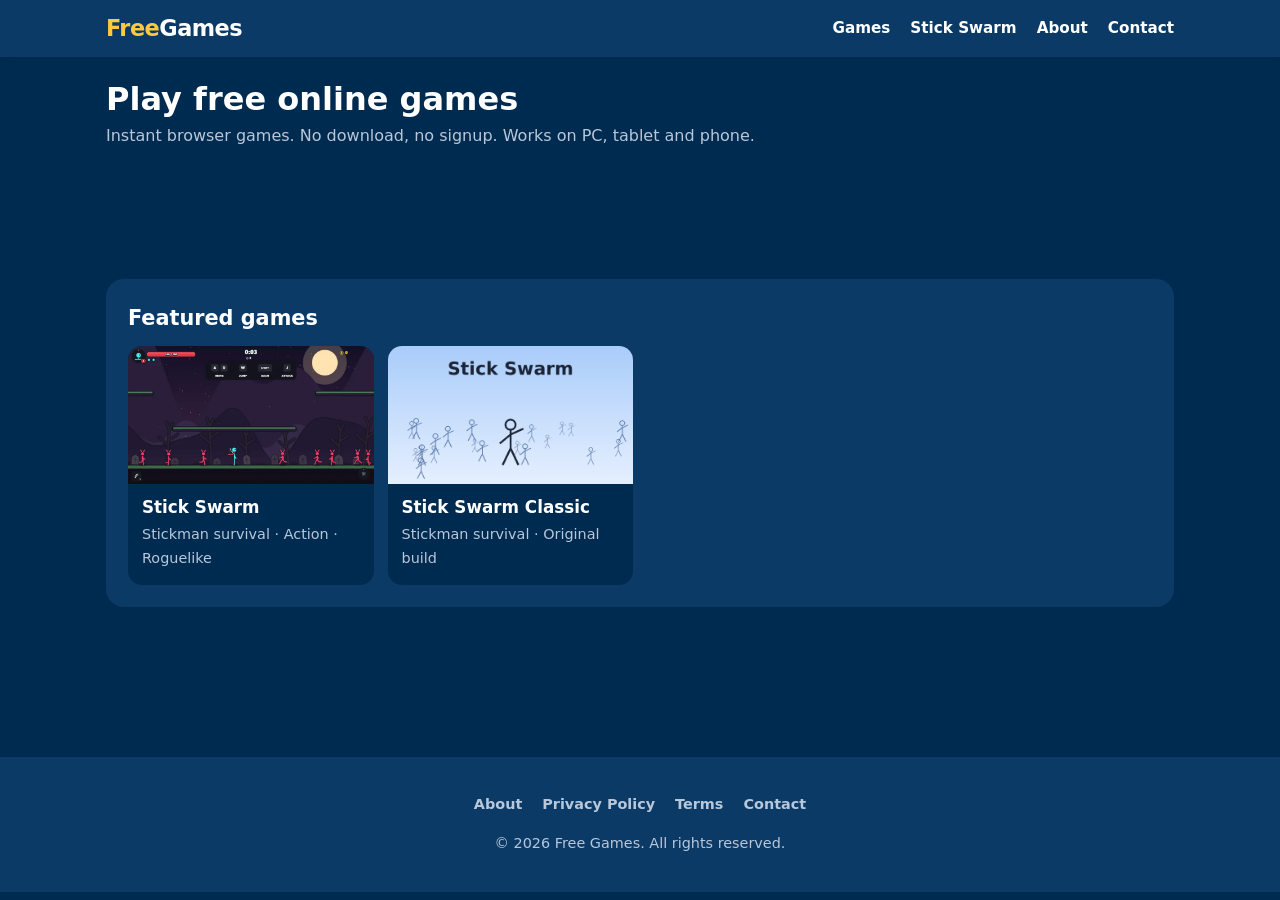
<file: index.html>
<!DOCTYPE html>
<html lang="en">
<head>
<meta charset="utf-8">
<meta name="viewport" content="width=device-width,initial-scale=1">
<title>Free Online Games: Play Stick Swarm and More</title>
<meta name="description" content="Play free online games in your browser. Stick Swarm: a stickman survival game with endless swarms, weapon upgrades and bosses. No download.">
<link rel="canonical" href="https://bibekpandit.me/">
<meta name="google-adsense-account" content="ca-pub-1578278482441552">
<meta property="og:type" content="website">
<meta property="og:title" content="Free Online Games">
<meta property="og:description" content="Play free online games in your browser. No download, no signup.">
<meta property="og:url" content="https://bibekpandit.me/">
<meta property="og:image" content="https://bibekpandit.me/og-image.png">
<link rel="icon" href="game/index.icon.png">
<link rel="apple-touch-icon" href="game/index.apple-touch-icon.png">
<link rel="manifest" href="site.webmanifest">
<link rel="stylesheet" href="style.css">
<script async src="https://pagead2.googlesyndication.com/pagead/js/adsbygoogle.js?client=ca-pub-1578278482441552" crossorigin="anonymous"></script>
</head>
<body>
<header><div class="wrap"><a class="logo" href="/">Free<span>Games</span></a>
<nav><a href="/">Games</a><a href="stick-swarm.html">Stick Swarm</a><a href="about.html">About</a><a href="contact.html">Contact</a></nav></div></header>

<main class="wrap">
<h1>Play free online games</h1>
<p class="sub">Instant browser games. No download, no signup. Works on PC, tablet and phone.</p>
<div class="ad" aria-label="Advertisement"><!-- AD SLOT: paste your AdSense/ad-network code here --></div>
<section><h2>Featured games</h2>
<div class="tiles">
<a class="tile" href="stick-swarm.html"><img src="games/stick-swarm/assets/menu.webp" alt="Stick Swarm artwork" width="400" height="225"><b>Stick Swarm</b><span>Stickman survival &middot; Action &middot; Roguelike</span></a>
<a class="tile" href="classic.html"><img src="og-image.png" alt="Stick Swarm Classic artwork" width="400" height="225"><b>Stick Swarm Classic</b><span>Stickman survival &middot; Original build</span></a>
</div></section>
<div class="ad" aria-label="Advertisement"><!-- AD SLOT: paste your AdSense/ad-network code here --></div>
</main>

<footer><div class="wrap"><p><a href="about.html">About</a><a href="privacy-policy.html">Privacy Policy</a><a href="terms.html">Terms</a><a href="contact.html">Contact</a></p>
<p>&copy; <span id="y"></span> Free Games. All rights reserved.</p></div></footer>
<script>document.getElementById("y").textContent=new Date().getFullYear()</script>
<script src="script.js" defer></script>
</body>
</html>
</file>
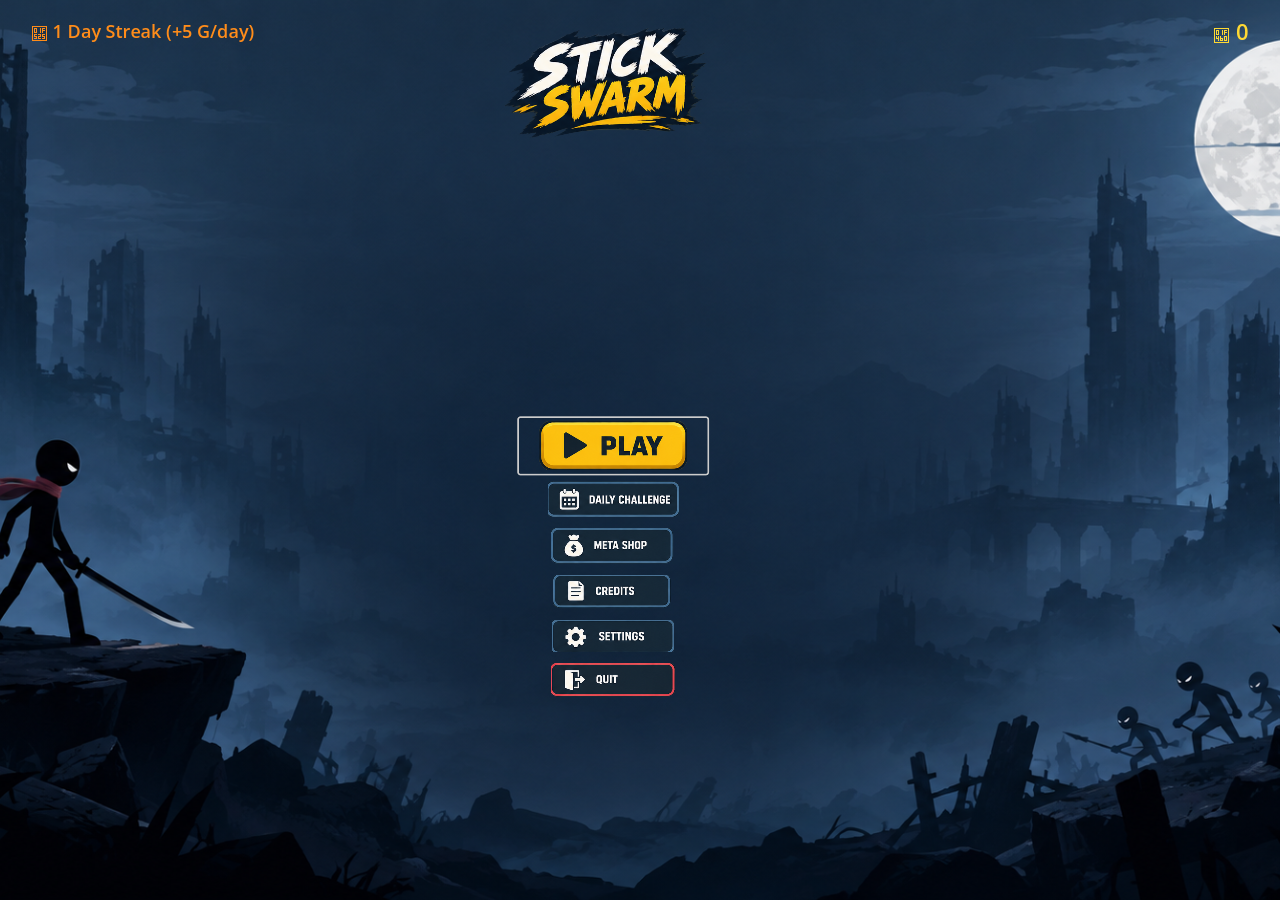
<file: game/index.html>
<!DOCTYPE html>
<html lang="en">
	<head>
		<meta charset="utf-8">
		<meta name="viewport" content="width=device-width, user-scalable=no, initial-scale=1.0">
		<title>Stick Swarm - Play Free</title>
		<style>
html, body, #canvas {
	margin: 0;
	padding: 0;
	border: 0;
}

body {
	color: white;
	background-color: black;
	overflow: hidden;
	touch-action: none;
}

#canvas {
	display: block;
}

#canvas:focus {
	outline: none;
}

#status, #status-splash, #status-progress {
	position: absolute;
	left: 0;
	right: 0;
}

#status, #status-splash {
	top: 0;
	bottom: 0;
}

#status {
	background-color: #242424;
	display: flex;
	flex-direction: column;
	justify-content: center;
	align-items: center;
	visibility: hidden;
}

#status-splash {
	max-height: 100%;
	max-width: 100%;
	margin: auto;
}

#status-splash.show-image--false {
	display: none;
}

#status-splash.fullsize--true {
	height: 100%;
	width: 100%;
	object-fit: contain;
}

#status-splash.use-filter--false {
	image-rendering: pixelated;
}

#status-progress, #status-notice {
	display: none;
}

#status-progress {
	bottom: 10%;
	width: 50%;
	margin: 0 auto;
}

#status-notice {
	background-color: #5b3943;
	border-radius: 0.5rem;
	border: 1px solid #9b3943;
	color: #e0e0e0;
	font-family: 'Noto Sans', 'Droid Sans', Arial, sans-serif;
	line-height: 1.3;
	margin: 0 2rem;
	overflow: hidden;
	padding: 1rem;
	text-align: center;
	z-index: 1;
}
		</style>
		<link id="-gd-engine-icon" rel="icon" type="image/png" href="index.icon.png" />
<link rel="apple-touch-icon" href="index.apple-touch-icon.png"/>

	</head>
	<body>
		<canvas id="canvas">
			Your browser does not support the canvas tag.
		</canvas>

		<noscript>
			Your browser does not support JavaScript.
		</noscript>

		<div id="status">
			<img id="status-splash" class="show-image--true fullsize--true use-filter--true" src="index.png" alt="">
			<progress id="status-progress"></progress>
			<div id="status-notice"></div>
		</div>

		<script src="index.js"></script>
		<script>
const GODOT_CONFIG = {"args":[],"canvasResizePolicy":2,"emscriptenPoolSize":8,"ensureCrossOriginIsolationHeaders":true,"executable":"index","experimentalVK":false,"fileSizes":{"index.pck":9505073,"index.wasm":39514754},"focusCanvas":true,"gdextensionLibs":[],"godotPoolSize":4};
const GODOT_THREADS_ENABLED = false;
const engine = new Engine(GODOT_CONFIG);

(function () {
	const statusOverlay = document.getElementById('status');
	const statusProgress = document.getElementById('status-progress');
	const statusNotice = document.getElementById('status-notice');

	let initializing = true;
	let statusMode = '';

	function setStatusMode(mode) {
		if (statusMode === mode || !initializing) {
			return;
		}
		if (mode === 'hidden') {
			statusOverlay.remove();
			initializing = false;
			return;
		}
		statusOverlay.style.visibility = 'visible';
		statusProgress.style.display = mode === 'progress' ? 'block' : 'none';
		statusNotice.style.display = mode === 'notice' ? 'block' : 'none';
		statusMode = mode;
	}

	function setStatusNotice(text) {
		while (statusNotice.lastChild) {
			statusNotice.removeChild(statusNotice.lastChild);
		}
		const lines = text.split('\n');
		lines.forEach((line) => {
			statusNotice.appendChild(document.createTextNode(line));
			statusNotice.appendChild(document.createElement('br'));
		});
	}

	function displayFailureNotice(err) {
		console.error(err);
		if (err instanceof Error) {
			setStatusNotice(err.message);
		} else if (typeof err === 'string') {
			setStatusNotice(err);
		} else {
			setStatusNotice('An unknown error occurred.');
		}
		setStatusMode('notice');
		initializing = false;
	}

	const missing = Engine.getMissingFeatures({
		threads: GODOT_THREADS_ENABLED,
	});

	if (missing.length !== 0) {
		if (GODOT_CONFIG['serviceWorker'] && GODOT_CONFIG['ensureCrossOriginIsolationHeaders'] && 'serviceWorker' in navigator) {
			let serviceWorkerRegistrationPromise;
			try {
				serviceWorkerRegistrationPromise = navigator.serviceWorker.getRegistration();
			} catch (err) {
				serviceWorkerRegistrationPromise = Promise.reject(new Error('Service worker registration failed.'));
			}
			// There's a chance that installing the service worker would fix the issue
			Promise.race([
				serviceWorkerRegistrationPromise.then((registration) => {
					if (registration != null) {
						return Promise.reject(new Error('Service worker already exists.'));
					}
					return registration;
				}).then(() => engine.installServiceWorker()),
				// For some reason, `getRegistration()` can stall
				new Promise((resolve) => {
					setTimeout(() => resolve(), 2000);
				}),
			]).then(() => {
				// Reload if there was no error.
				window.location.reload();
			}).catch((err) => {
				console.error('Error while registering service worker:', err);
			});
		} else {
			// Display the message as usual
			const missingMsg = 'Error\nThe following features required to run Godot projects on the Web are missing:\n';
			displayFailureNotice(missingMsg + missing.join('\n'));
		}
	} else {
		setStatusMode('progress');
		engine.startGame({
			'onProgress': function (current, total) {
				if (current > 0 && total > 0) {
					statusProgress.value = current;
					statusProgress.max = total;
				} else {
					statusProgress.removeAttribute('value');
					statusProgress.removeAttribute('max');
				}
			},
		}).then(() => {
			setStatusMode('hidden');
		}, displayFailureNotice);
	}
}());
		</script>
	</body>
</html>
</file>
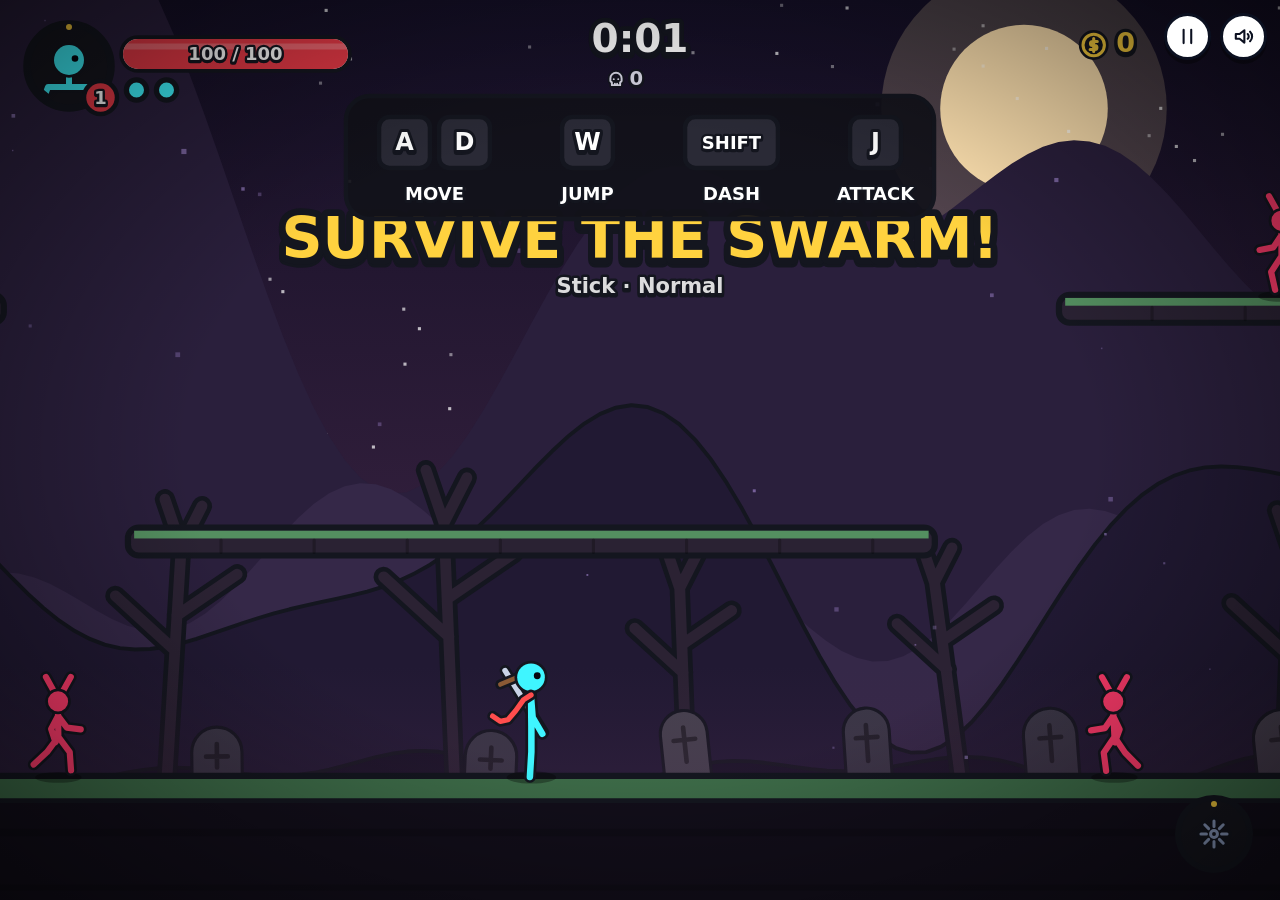
<file: games/stick-swarm/index.html>
<!DOCTYPE html>
<html lang="en">
<head>
<meta charset="utf-8">
<meta name="viewport" content="width=device-width,initial-scale=1,maximum-scale=1,user-scalable=no,viewport-fit=cover">
<meta name="theme-color" content="#07070b">
<meta name="mobile-web-app-capable" content="yes">
<meta name="apple-mobile-web-app-capable" content="yes">
<meta name="description" content="Stick Swarm - auto-attack survival platformer. Run, jump, dash and evolve your weapons against endless stickman swarms.">
<title>Stick Swarm</title>
<style>
:root{--cy:#3ff5ff;--pk:#ff3b6b;--gd:#ffd23f;--vi:#b07bff;--gr:#5dffa0;--bg:#06070d;--pn:rgba(11,15,30,.95);--ln:rgba(140,200,255,.18);--tx:#eef6ff;--mu:#94a7c6;
--f:ui-rounded,"SF Pro Rounded","Arial Rounded MT Bold","Nunito","Segoe UI Variable Display","Segoe UI",system-ui,-apple-system,Roboto,sans-serif;
--sat:env(safe-area-inset-top,0px);--sar:env(safe-area-inset-right,0px);--sab:env(safe-area-inset-bottom,0px);--sal:env(safe-area-inset-left,0px)}
*{box-sizing:border-box;margin:0;padding:0;-webkit-tap-highlight-color:transparent}
html,body{position:fixed;inset:0;overflow:hidden;background:var(--bg);color:var(--tx);font-family:var(--f);overscroll-behavior:none;touch-action:none;-webkit-user-select:none;user-select:none;-webkit-touch-callout:none;-webkit-text-size-adjust:100%}
#cv{position:absolute;inset:0;width:100%;height:100%;display:block;outline:none;touch-action:none}
#ui{position:absolute;inset:0;pointer-events:none;z-index:2}
#vig,#vigR{position:absolute;inset:0;pointer-events:none;z-index:1;background:radial-gradient(ellipse at center,rgba(0,0,0,0) 60%,rgba(0,0,0,.28) 100%)}
#vigR{background:radial-gradient(ellipse at center,rgba(255,23,68,0) 50%,rgba(255,23,68,.65) 100%);opacity:0}
#safe{position:absolute;visibility:hidden;pointer-events:none;padding:var(--sat) var(--sar) var(--sab) var(--sal)}
.ic{width:1.25em;height:1.25em;fill:none;stroke:currentColor;stroke-width:2.2;stroke-linecap:round;stroke-linejoin:round;flex:none}
.ic.f{fill:currentColor}
/* ---------- screens ---------- */
#scr>*{margin:auto}
.it .pips{justify-content:flex-start;margin-top:.35rem}
#scr{position:absolute;inset:0;display:none;padding:calc(var(--sat) + .8rem) calc(var(--sar) + .8rem) calc(var(--sab) + .8rem) calc(var(--sal) + .8rem);pointer-events:auto;overflow:auto;touch-action:pan-y}
#scr.on{display:flex}
#scr.dim{background:radial-gradient(ellipse at center,rgba(6,9,20,.74),rgba(2,3,9,.92))}
.panel{position:relative;background:linear-gradient(180deg,rgba(18,24,48,.97),rgba(9,12,25,.97));border:1px solid var(--ln);border-radius:1.4rem;padding:1.3rem;box-shadow:0 24px 70px rgba(0,0,0,.6),inset 0 1px 0 rgba(255,255,255,.06);width:min(100%,46rem);max-height:100%;display:flex;flex-direction:column;gap:.9rem;animation:fadeUp .18s ease-out}
.panel.wide{width:min(100%,62rem)}
.panel.narrow{width:min(100%,30rem)}
.ph{display:flex;align-items:center;gap:.7rem}
.ph h2{flex:1;font-size:1.55rem;font-weight:900;letter-spacing:.05em;text-transform:uppercase;display:flex;align-items:center;gap:.6rem}
.ph h2 .ic{color:var(--cy)}
.scroll{overflow:auto;min-height:0;flex:1 1 auto;padding:.2rem .35rem .2rem .1rem;touch-action:pan-y;-webkit-overflow-scrolling:touch;scrollbar-width:thin;scrollbar-color:#2c3a66 transparent}
.sub{color:var(--mu);font-size:.92rem;line-height:1.35}
.row{display:flex;gap:.6rem;align-items:center;flex-wrap:wrap}
.row.c{justify-content:center}
.sp{flex:1}
@keyframes fadeUp{from{opacity:0;transform:translateY(8px)}to{opacity:1;transform:none}}
@keyframes pop{from{opacity:0;transform:scale(.92) translateY(10px)}to{opacity:1;transform:none}}
@keyframes fade{from{opacity:0}to{opacity:1}}
@keyframes cardIn{from{opacity:0;transform:translateY(40px) rotateX(35deg) scale(.9)}to{opacity:1;transform:none}}
@keyframes glow{0%,100%{box-shadow:0 0 18px -4px var(--rc),inset 0 0 0 1px rgba(255,255,255,.05)}50%{box-shadow:0 0 34px 0 var(--rc),inset 0 0 0 1px rgba(255,255,255,.08)}}
@keyframes bob{0%,100%{transform:translateY(0)}50%{transform:translateY(-6px)}}
@keyframes shine{from{transform:translateX(-120%) skewX(-20deg)}to{transform:translateX(320%) skewX(-20deg)}}
@keyframes pulse{0%,100%{transform:scale(1)}50%{transform:scale(1.045)}}
/* ---------- buttons ---------- */
.btn{font:inherit;font-weight:800;font-size:1rem;color:var(--tx);background:linear-gradient(180deg,#26325e,#141b37);border:2px solid rgba(140,200,255,.22);border-radius:.95rem;min-height:2.9rem;padding:.5rem 1.1rem;display:inline-flex;align-items:center;justify-content:center;gap:.55rem;cursor:pointer;letter-spacing:.05em;text-transform:uppercase;transition:transform .12s,border-color .12s,box-shadow .15s,filter .15s;touch-action:manipulation;position:relative;overflow:hidden;white-space:nowrap}
.btn:hover,.btn:focus-visible{border-color:var(--cy);box-shadow:0 0 0 3px rgba(63,245,255,.16),0 8px 24px rgba(63,245,255,.14);transform:translateY(-2px);outline:none}
.btn:active{transform:translateY(1px) scale(.97)}
.btn[disabled]{opacity:.42;pointer-events:none;filter:grayscale(.6)}
.btn.y{background:linear-gradient(180deg,#ffe46b,#ffb300);color:#241700;border-color:#fff1a8;box-shadow:0 5px 0 #a86a00,0 10px 30px rgba(255,180,0,.28)}
.btn.y:hover,.btn.y:focus-visible{box-shadow:0 5px 0 #a86a00,0 0 0 3px rgba(255,220,80,.35),0 12px 34px rgba(255,180,0,.45)}
.btn.y:active{box-shadow:0 2px 0 #a86a00}
.btn.c{background:linear-gradient(180deg,#45ecff,#119fc4);color:#00222b;border-color:#c0fcff}
.btn.v{background:linear-gradient(180deg,#a47bff,#6a3be0);border-color:#d8c6ff}
.btn.g{background:linear-gradient(180deg,#6dffae,#19b765);color:#002814;border-color:#c8ffe0}
.btn.r{border-color:rgba(255,90,120,.55)}
.btn.sm{min-height:2.3rem;font-size:.8rem;padding:.3rem .8rem;border-radius:.75rem}
.btn.ico{width:2.9rem;padding:0}
.btn.big{font-size:2.1rem;min-height:4.4rem;padding:.5rem 3.2rem;border-radius:1.3rem;letter-spacing:.08em}

.btn.on{border-color:var(--cy);background:linear-gradient(180deg,#1d5a72,#123349)}
.kbd{font-size:.68em;opacity:.7;border:1px solid currentColor;border-radius:.35em;padding:0 .35em;margin-left:.2em}
/* ---------- menu ---------- */
.menu{width:100%;min-height:100%;display:grid;grid-template-rows:auto 1fr auto;justify-items:center;align-items:center;gap:.5rem}
.mtop{width:100%;display:flex;justify-content:space-between;align-items:center;gap:.6rem}
.pill{display:inline-flex;align-items:center;gap:.4rem;background:rgba(8,12,26,.75);border:1px solid var(--ln);border-radius:99px;padding:.38rem .9rem;font-weight:800;font-size:.95rem;white-space:nowrap}
.gold{color:var(--gd)}.cyan{color:var(--cy)}.pink{color:var(--pk)}.vio{color:var(--vi)}.grn{color:var(--gr)}.mut{color:var(--mu)}
.mc{display:flex;flex-direction:column;align-items:center;gap:.85rem}
.logo{font-weight:900;font-style:italic;line-height:.82;text-align:center;transform:rotate(-5deg);margin-bottom:.4rem;pointer-events:none}
.logo b{display:block;font-size:clamp(2.6rem,9vh,5rem);color:#fff;text-shadow:.06em .06em 0 #0b0b12,0 0 .4em rgba(63,245,255,.45);letter-spacing:.01em}
.logo i{display:block;font-size:clamp(3.1rem,11vh,6.2rem);font-style:italic;background:linear-gradient(180deg,#fff58a 10%,#ffbf00 55%,#ff7d00);-webkit-background-clip:text;background-clip:text;color:transparent;filter:drop-shadow(.05em .06em 0 #0b0b12) drop-shadow(0 0 .25em rgba(255,170,0,.4));margin-left:.6em}
.chips{display:flex;gap:.45rem;flex-wrap:wrap;justify-content:center}
.chip{font:inherit;font-weight:800;font-size:.8rem;color:var(--tx);background:rgba(10,14,30,.8);border:1px solid var(--ln);border-radius:99px;padding:.42rem .85rem;display:inline-flex;align-items:center;gap:.4rem;cursor:pointer;text-transform:uppercase;letter-spacing:.05em;transition:border-color .12s,transform .12s;touch-action:manipulation}
.chip:hover,.chip:focus-visible{border-color:var(--cy);outline:none;transform:translateY(-1px)}
.chip small{color:var(--mu);font-weight:700}
.mgrid{display:grid;grid-template-columns:repeat(4,minmax(8.5rem,1fr));gap:.55rem;width:min(100%,42rem)}
.mfoot{width:100%;display:flex;justify-content:space-between;align-items:flex-end;gap:.6rem;color:var(--mu);font-size:.75rem}
/* ---------- level-up cards ---------- */
.lvl h1{font-size:1.9rem;font-weight:800;letter-spacing:.14em;text-align:center;color:#fff}
.cards{display:flex;gap:1rem;justify-content:center;perspective:900px}
.card{--rc:#7fa6d9;font:inherit;color:var(--tx);width:15rem;min-height:19rem;border-radius:1.2rem;padding:1.1rem .95rem;background:linear-gradient(180deg,rgba(30,40,74,.98),rgba(12,16,32,.98));border:2px solid var(--rc);display:flex;flex-direction:column;align-items:center;text-align:center;gap:.55rem;cursor:pointer;animation:fadeUp .2s ease-out backwards;box-shadow:inset 0 0 0 1px rgba(255,255,255,.04),0 10px 30px rgba(0,0,0,.35);position:relative;overflow:hidden;transition:transform .12s,border-color .12s;touch-action:manipulation}
.card:hover,.card:focus-visible{transform:translateY(-4px);outline:none;box-shadow:inset 0 0 0 1px rgba(255,255,255,.08),0 0 24px -6px var(--rc)}
.card.rare{--rc:#3ff5ff}.card.epic{--rc:#c47bff}.card.legend{--rc:#ffd23f}
.card .rar{font-size:.7rem;font-weight:900;letter-spacing:.18em;color:var(--rc);text-transform:uppercase}
.card .cic{width:4.6rem;height:4.6rem;border-radius:1.1rem;display:flex;align-items:center;justify-content:center;background:radial-gradient(circle,rgba(255,255,255,.1),rgba(255,255,255,.02));border:1px solid rgba(255,255,255,.12);color:var(--rc);font-size:2.3rem}
.card .cn{font-size:1.25rem;font-weight:900}
.card .cl{font-size:.8rem;font-weight:800;color:var(--gd);letter-spacing:.06em}
.card .cd{font-size:.92rem;color:#c9d6ea;line-height:1.35;flex:1}
.card .ck{position:absolute;top:.55rem;left:.7rem;font-size:.75rem;font-weight:900;color:var(--mu)}
.card .tags{display:flex;gap:.3rem;flex-wrap:wrap;justify-content:center}
.card .tags span{font-size:.62rem;font-weight:800;letter-spacing:.08em;text-transform:uppercase;padding:.15rem .45rem;border-radius:99px;background:rgba(255,255,255,.07);color:var(--mu)}
.card.banish{--rc:#ff3b6b}

.pips{display:flex;gap:3px;justify-content:center}
.pips i{width:.55rem;height:.55rem;border-radius:2px;background:#26304f}
.pips i.on{background:var(--gd)}.pips i.nx{background:#fff}
/* ---------- lists ---------- */
.list{display:grid;gap:.6rem}
.grid2{display:grid;grid-template-columns:repeat(auto-fill,minmax(17.5rem,1fr));gap:.65rem}
.item .it b{white-space:nowrap;overflow:hidden;text-overflow:ellipsis}
.item{display:flex;gap:.8rem;align-items:center;padding:.75rem .85rem;border-radius:1rem;background:rgba(255,255,255,.035);border:1px solid rgba(255,255,255,.07)}
.item.sel{border-color:var(--cy);background:rgba(63,245,255,.08);box-shadow:0 0 18px -6px var(--cy)}
.item.lock{opacity:.75}
.hcard{flex-direction:column;text-align:center;gap:.55rem;padding:1rem .8rem}
.hcard .it{width:100%}
.hcard .ib.hero{width:min(8rem,100%);height:auto;aspect-ratio:1}
.ib.hero{width:4.6rem;height:4.6rem;padding:0;overflow:hidden;position:relative;border:1px solid rgba(63,245,255,.35)}
.ib.hero img{width:100%;height:100%;display:block}
.ib.hero.dim img{filter:grayscale(.8) brightness(.55)}
.ib.hero .ic{position:absolute;inset:0;margin:auto;color:#fff}
.item .ib{width:3rem;height:3rem;border-radius:.8rem;display:flex;align-items:center;justify-content:center;background:rgba(255,255,255,.06);font-size:1.6rem;flex:none}
.item .it{flex:1;min-width:0}
.item .it b{display:block;font-size:1.02rem}
.item .it span{display:block;font-size:.82rem;color:var(--mu);line-height:1.3}
.tabs{display:flex;gap:.4rem;flex-wrap:wrap}
.stat{display:flex;justify-content:space-between;gap:1rem;padding:.42rem .2rem;border-bottom:1px solid rgba(255,255,255,.06);font-size:.95rem}
.stat b{font-weight:900}
.big3{display:grid;grid-template-columns:repeat(4,1fr);gap:.55rem}
.big3 div{background:rgba(255,255,255,.04);border:1px solid rgba(255,255,255,.07);border-radius:1rem;padding:.65rem .4rem;text-align:center}
.big3 b{display:block;font-size:1.55rem;font-weight:900}
.big3 span{font-size:.7rem;color:var(--mu);letter-spacing:.1em;text-transform:uppercase;font-weight:800}
table{width:100%;border-collapse:collapse;font-size:.9rem}
th{color:var(--mu);font-size:.7rem;letter-spacing:.12em;text-transform:uppercase;text-align:left;padding:.4rem}
td{padding:.5rem .4rem;border-top:1px solid rgba(255,255,255,.06)}
tr.me td{color:var(--gd)}
.set{display:grid;grid-template-columns:1fr auto;gap:.5rem 1rem;align-items:center}
.set label{font-weight:800;font-size:.95rem}
.set .rg{width:min(15rem,42vw);display:flex;align-items:center;gap:.5rem}
.seg{display:inline-flex;border:1px solid var(--ln);border-radius:.8rem;overflow:hidden}
.seg button{font:inherit;font-weight:800;font-size:.78rem;color:var(--mu);background:transparent;border:0;padding:.5rem .7rem;cursor:pointer;text-transform:uppercase;min-height:2.3rem}
.seg button.on{background:var(--cy);color:#002229}
.seg button:focus-visible{outline:2px solid #fff;outline-offset:-2px}
.tg{width:3.3rem;height:1.9rem;border-radius:99px;background:#26304f;border:0;position:relative;cursor:pointer;transition:background .15s}
.tg::after{content:"";position:absolute;top:.2rem;left:.2rem;width:1.5rem;height:1.5rem;border-radius:50%;background:#fff;transition:transform .18s}
.tg[aria-checked=true]{background:var(--cy)}
.tg[aria-checked=true]::after{transform:translateX(1.4rem)}
.tg:focus-visible{outline:2px solid #fff;outline-offset:2px}
input[type=range]{-webkit-appearance:none;appearance:none;width:100%;height:1.9rem;background:transparent;touch-action:none;cursor:pointer}
input[type=range]:focus{outline:none}
input[type=range]::-webkit-slider-runnable-track{height:.45rem;border-radius:9px;background:linear-gradient(90deg,var(--cy) var(--v,50%),#26304f var(--v,50%))}
input[type=range]::-webkit-slider-thumb{-webkit-appearance:none;width:1.35rem;height:1.35rem;border-radius:50%;background:#fff;margin-top:-.45rem;box-shadow:0 0 0 4px rgba(63,245,255,.28)}
input[type=range]:focus-visible::-webkit-slider-thumb{box-shadow:0 0 0 5px rgba(255,255,255,.6)}
input[type=range]::-moz-range-track{height:.45rem;border-radius:9px;background:#26304f}
input[type=range]::-moz-range-progress{height:.45rem;border-radius:9px;background:var(--cy)}
input[type=range]::-moz-range-thumb{width:1.35rem;height:1.35rem;border-radius:50%;background:#fff;border:0}
.ach{display:flex;gap:.7rem;align-items:center;padding:.6rem .7rem;border-radius:.9rem;background:rgba(255,255,255,.03);border:1px solid rgba(255,255,255,.06)}
.ach.done{border-color:rgba(255,210,63,.45);background:rgba(255,210,63,.07)}
.ach .ib{width:2.5rem;height:2.5rem;border-radius:.7rem;display:flex;align-items:center;justify-content:center;background:rgba(255,255,255,.05);color:var(--mu);font-size:1.3rem;flex:none}
.ach.done .ib{color:var(--gd)}
.ach b{font-size:.92rem}.ach span{display:block;font-size:.78rem;color:var(--mu)}
.bar{height:.4rem;border-radius:9px;background:#1e2745;overflow:hidden;margin-top:.3rem}
.bar i{display:block;height:100%;background:var(--cy)}
.res h1{font-size:3rem;font-weight:900;font-style:italic;text-align:center;letter-spacing:.03em}
.res h1.win{background:linear-gradient(180deg,#fff58a,#ffb300);-webkit-background-clip:text;background-clip:text;color:transparent;filter:drop-shadow(0 0 16px rgba(255,190,0,.4))}
.res h1.lose{color:var(--pk);text-shadow:0 0 22px rgba(255,59,107,.45)}
.coinbig{display:flex;align-items:center;justify-content:center;gap:.6rem;font-size:2rem;font-weight:900;color:var(--gd)}
.evo{text-align:center;display:flex;flex-direction:column;align-items:center;gap:.7rem}
.evo .cic{width:6.5rem;height:6.5rem;border-radius:1.6rem;display:flex;align-items:center;justify-content:center;font-size:3.4rem;color:var(--gd);border:2px solid var(--gd);background:radial-gradient(circle,rgba(255,210,63,.25),transparent 70%);box-shadow:0 0 30px -6px #ffd23f;--rc:#ffd23f}
.evo h1{font-size:2.3rem;font-weight:900;font-style:italic;color:var(--gd)}
.ring{width:6rem;height:6rem;border-radius:50%;display:flex;align-items:center;justify-content:center;font-size:2.4rem;font-weight:900;background:conic-gradient(var(--gd) calc(var(--p)*1%),#26304f 0);margin:0 auto;position:relative}
.ring::before{content:"";position:absolute;inset:.45rem;border-radius:50%;background:#0d1226}
.ring span{position:relative}
/* ---------- in-game DOM controls ---------- */
#topbtn{position:absolute;top:calc(var(--sat) + .7rem);right:calc(var(--sar) + .7rem);display:none;gap:.45rem;pointer-events:auto}
#topbtn.on{display:flex}
#topbtn .btn{width:2.6rem;min-height:2.6rem;padding:0;border-radius:50%;background:rgba(0,0,0,.35);border:1px solid rgba(255,255,255,.16);font-size:1rem;box-shadow:none}
#topbtn .btn:hover,#topbtn .btn:focus-visible{transform:none;border-color:rgba(255,255,255,.5);box-shadow:none}
#touch{position:absolute;inset:0;pointer-events:none;display:none}
#touch.on{display:block}
#touch.lefty{transform:scaleX(-1)}
#touch.lefty .tb>*{transform:scaleX(-1)}
#touch.lefty #pad{transform:scaleX(-1)}
#touch.lefty #pad>*{transform:none}
.tb{position:absolute;pointer-events:auto;border-radius:50%;border:1.5px solid rgba(255,255,255,.28);background:rgba(0,0,0,.28);display:flex;flex-direction:column;align-items:center;justify-content:center;color:rgba(255,255,255,.9);font-weight:900;font-size:.72rem;letter-spacing:.06em;touch-action:none;transition:background .08s,border-color .08s,transform .08s}
.tb .ic{font-size:1.9em}
.tb.down{background:rgba(255,255,255,.22);border-color:#fff;transform:scale(.95)}
#pad{left:calc(var(--sal) + .8rem);bottom:calc(var(--sab) + .8rem);width:clamp(160px,15rem,250px);height:clamp(96px,8.5rem,150px);border-radius:0;border:0;flex-direction:row;justify-content:space-between;padding:0;background:transparent}
#pad .ar{width:clamp(66px,6.4rem,104px);height:clamp(66px,6.4rem,104px);border-radius:50%;display:flex;align-items:center;justify-content:center;background:rgba(0,0,0,.28);border:1.5px solid rgba(255,255,255,.28);font-size:2rem;transition:background .08s}
#pad .ar.down{background:rgba(255,255,255,.22);border-color:#fff}
#pad .dn{display:none}
#pad .dn.down{opacity:1;color:var(--cy)}
#bJump{right:calc(var(--sar) + 1rem);bottom:calc(var(--sab) + 1rem);width:clamp(78px,7.4rem,128px);height:clamp(78px,7.4rem,128px)}
#bDash{right:calc(var(--sar) + clamp(92px,9rem,154px));bottom:calc(var(--sab) + .8rem);width:clamp(62px,5.6rem,98px);height:clamp(62px,5.6rem,98px)}
#bUlt{right:calc(var(--sar) + 1.6rem);bottom:calc(var(--sab) + clamp(88px,8.8rem,150px));width:clamp(60px,5.4rem,94px);height:clamp(60px,5.4rem,94px);border:0;background:conic-gradient(var(--gd) calc(var(--p,0)*1%),rgba(255,255,255,.13) 0)}
#bUlt::before{content:"";position:absolute;inset:4px;border-radius:50%;background:rgba(18,26,54,.85)}
#bUlt>*{position:relative}
#bUlt.ready{box-shadow:0 0 18px rgba(255,210,63,.55)}
#bUlt.ready::before{background:rgba(90,66,0,.85)}
#bDash b{position:absolute;top:-.4rem;right:-.2rem;background:var(--cy);color:#002229;border-radius:99px;font-size:.75rem;min-width:1.3rem;height:1.3rem;display:flex;align-items:center;justify-content:center}
#toasts{position:absolute;top:calc(var(--sat) + 4.6rem);left:50%;transform:translateX(-50%);display:flex;flex-direction:column;gap:.4rem;align-items:center;pointer-events:none;z-index:5;width:max-content;max-width:92vw}
.toast{display:flex;align-items:center;gap:.6rem;background:linear-gradient(180deg,rgba(40,32,8,.95),rgba(20,16,4,.95));border:1px solid rgba(255,210,63,.6);color:#fff;border-radius:1rem;padding:.55rem 1rem;font-weight:800;font-size:.9rem;box-shadow:0 10px 30px rgba(0,0,0,.5),0 0 20px rgba(255,210,63,.2);animation:fadeUp .2s ease-out;transition:opacity .4s,transform .4s}
.toast .ic{color:var(--gd);font-size:1.4rem}
.toast small{display:block;color:var(--mu);font-weight:700;font-size:.75rem}
.toast.out{opacity:0;transform:translateY(-10px)}
/* ---------- cartoon skin: flat fills, thick outlines, chunky 3D buttons ---------- */
:root{--ol:#0b1020;--pn:#1f2a4d;--pn2:#28365f;--pn3:#17203d;--mu:#a9b8d6}
#scr.dim{background:rgba(11,16,32,.66)}
.panel{background:var(--pn);border:3px solid var(--ol);border-radius:1.3rem;box-shadow:0 8px 0 rgba(0,0,0,.35),inset 0 3px 0 rgba(255,255,255,.07)}
.ph h2{text-shadow:0 3px 0 var(--ol)}
.ph h2 .ic{color:var(--gd)}
.btn{--b:#3d6ef0;--bs:#1e3c94;background:var(--b);color:#fff;border:3px solid var(--ol);box-shadow:0 5px 0 var(--bs),0 5px 0 3px var(--ol),inset 0 3px 0 rgba(255,255,255,.28);text-shadow:0 2px 0 rgba(0,0,0,.35);margin-bottom:8px;transition:transform .08s,box-shadow .08s,filter .12s}
.btn:hover,.btn:focus-visible{border-color:var(--ol);filter:brightness(1.1);transform:translateY(-2px);box-shadow:0 7px 0 var(--bs),0 7px 0 3px var(--ol),inset 0 3px 0 rgba(255,255,255,.28)}
.btn:focus-visible{outline:3px solid #fff;outline-offset:3px}
.btn:active,.btn.y:active{transform:translateY(4px);box-shadow:0 1px 0 var(--bs),0 1px 0 3px var(--ol),inset 0 3px 0 rgba(255,255,255,.2)}
.btn.y,.btn.y:hover,.btn.y:focus-visible{--b:#ffc928;--bs:#b37900;color:#3a2500;border-color:var(--ol);text-shadow:0 2px 0 rgba(255,255,255,.45)}
.btn.y:hover,.btn.y:focus-visible{box-shadow:0 7px 0 var(--bs),0 7px 0 3px var(--ol),inset 0 3px 0 rgba(255,255,255,.4)}
.btn.y{box-shadow:0 5px 0 var(--bs),0 5px 0 3px var(--ol),inset 0 3px 0 rgba(255,255,255,.4)}
.btn.c{--b:#22c3e6;--bs:#0f7890;color:#fff;border-color:var(--ol)}
.btn.v{--b:#8a5cf0;--bs:#4d2aa3;border-color:var(--ol)}
.btn.g{--b:#3ccf73;--bs:#1b8443;color:#fff;border-color:var(--ol)}
.btn.r{--b:#ff5a6e;--bs:#a3283a;border-color:var(--ol)}
.btn.on{--b:#ffc928;--bs:#b37900;color:#3a2500;border-color:var(--ol);text-shadow:none}
.btn.sm{margin-bottom:6px}
.btn[disabled]{filter:grayscale(.7) brightness(.8)}
#topbtn .btn{background:#fff;color:var(--ol);border:3px solid var(--ol);box-shadow:0 4px 0 rgba(0,0,0,.35);text-shadow:none;margin:0}
#topbtn .btn:hover,#topbtn .btn:focus-visible{border-color:var(--ol);box-shadow:0 4px 0 rgba(0,0,0,.35);filter:brightness(.95)}
.pill{background:var(--pn);border:3px solid var(--ol);box-shadow:0 4px 0 rgba(0,0,0,.3)}
.chip{background:var(--pn2);border:3px solid var(--ol);box-shadow:0 3px 0 rgba(0,0,0,.35)}
.chip:hover,.chip:focus-visible{border-color:var(--ol);background:#34457a}
.chip:focus-visible{outline:3px solid #fff;outline-offset:2px}
.logo b{color:#fff;-webkit-text-stroke:.14em var(--ol);paint-order:stroke fill;text-shadow:0 .1em 0 var(--ol)}
.logo i{background:none;-webkit-background-clip:border-box;background-clip:border-box;color:#ffc928;filter:none;-webkit-text-stroke:.14em var(--ol);paint-order:stroke fill;text-shadow:0 .09em 0 var(--ol)}
.lvl h1{-webkit-text-stroke:.16em var(--ol);paint-order:stroke fill;text-shadow:0 .1em 0 var(--ol)}
.res h1,.evo h1{-webkit-text-stroke:.14em var(--ol);paint-order:stroke fill;text-shadow:0 .09em 0 var(--ol)}
.res h1.win{background:none;-webkit-background-clip:border-box;background-clip:border-box;color:#ffc928;filter:none}
.res h1.lose{color:#ff5a6e}
.card{background:var(--pn2);border:3px solid var(--ol);box-shadow:inset 0 0 0 3px var(--rc),0 6px 0 rgba(0,0,0,.35)}
.card:hover,.card:focus-visible{transform:translateY(-4px);box-shadow:inset 0 0 0 3px var(--rc),0 10px 0 rgba(0,0,0,.35)}
.card:focus-visible{outline:3px solid #fff;outline-offset:3px}
.card .cic{background:var(--pn3);border:3px solid var(--ol);box-shadow:0 3px 0 rgba(0,0,0,.3)}
.card .cd{color:#d6e0f2}
.card .tags span{background:var(--pn3);border:2px solid var(--ol)}
.pips i{background:var(--pn3);box-shadow:0 0 0 2px var(--ol)}
.item,.ach,.big3 div{background:var(--pn2);border:3px solid var(--ol);box-shadow:0 3px 0 rgba(0,0,0,.3)}
.item.sel{border-color:var(--ol);background:#34457a;box-shadow:inset 0 0 0 3px #ffc928,0 3px 0 rgba(0,0,0,.3)}
.ach.done{border-color:var(--ol);background:var(--pn2);box-shadow:inset 0 0 0 2px #ffc928,0 3px 0 rgba(0,0,0,.3)}
.item .ib,.ach .ib{background:var(--pn3);border:2px solid var(--ol)}
.ib.hero{border:3px solid var(--ol)}
.stat,td{border-color:rgba(11,16,32,.6)}
.seg{border:3px solid var(--ol);background:var(--pn3)}
.seg button.on{background:#ffc928;color:#3a2500}
.tg{background:var(--pn3);border:3px solid var(--ol)}
.tg::after{top:.1rem;left:.1rem}
.tg[aria-checked=true]{background:#3ccf73}
.bar{background:var(--pn3);border:2px solid var(--ol);height:.6rem}
.bar i{background:#3ccf73}
.ring::before{background:var(--pn)}
.evo .cic{background:var(--pn3);border:3px solid var(--ol);box-shadow:inset 0 0 0 3px #ffc928,0 5px 0 rgba(0,0,0,.35)}
.toast{background:var(--pn);border:3px solid var(--ol);box-shadow:0 5px 0 rgba(0,0,0,.35),inset 0 0 0 2px #ffc928}
.tb,#pad .ar{border:3px solid rgba(11,16,32,.75);background:rgba(255,255,255,.22);box-shadow:0 4px 0 rgba(0,0,0,.25)}
.tb.down,#pad .ar.down{background:rgba(255,255,255,.5);border-color:var(--ol)}
#pad{background:transparent;border:0;box-shadow:none}
#bUlt{border:0}
#bUlt::before{background:var(--pn);border:3px solid var(--ol)}
#bDash b{border:2px solid var(--ol)}
/* ---------- dark theme ---------- */
:root{--pn:#1b1b24;--pn2:#262631;--pn3:#121219;--mu:#a9a9bd;--bg:#07070b}
#scr.dim{background:rgba(6,6,10,.74)}
.btn{--b:#3b3b4c;--bs:#1b1b24}
.btn.y,.btn.y:hover,.btn.y:focus-visible{--b:#e63946;--bs:#8c1b25;color:#fff;text-shadow:0 2px 0 rgba(0,0,0,.4)}
.btn.c{--b:#3a7bd5;--bs:#1d4a8c}
.btn.y,.btn.c,.btn.v,.btn.g,.btn.r,.btn.on{background:var(--b)}
.chip:hover,.chip:focus-visible{background:#34344a}
.item.sel{background:#30303f}
.ach.done{background:#2e2b24}
.logo i{color:#ff3b4a}
.ph h2 .ic{color:#ff5a66}
#vig{background:radial-gradient(ellipse at center,rgba(0,0,0,0) 50%,rgba(0,0,0,.55) 100%)}
#bAtk{right:calc(var(--sar) + 1rem);bottom:calc(var(--sab) + 1rem);width:clamp(84px,7.8rem,134px);height:clamp(84px,7.8rem,134px);background:rgba(230,57,70,.5)}
#bAtk.down{background:rgba(230,57,70,.85)}
#bAtk .ic{font-size:2.6em}
#bJump{right:calc(var(--sar) + clamp(100px,9.4rem,160px));bottom:calc(var(--sab) + .7rem);width:clamp(64px,5.8rem,100px);height:clamp(64px,5.8rem,100px)}
#bDash{right:calc(var(--sar) + clamp(104px,9.8rem,168px));bottom:calc(var(--sab) + clamp(78px,7.4rem,128px));width:clamp(54px,4.8rem,84px);height:clamp(54px,4.8rem,84px)}
#bUlt{right:calc(var(--sar) + 1.4rem);bottom:calc(var(--sab) + clamp(96px,9.2rem,156px));width:clamp(56px,5rem,88px);height:clamp(56px,5rem,88px)}
/* ---------- responsive ---------- */
@media (max-aspect-ratio:1/1){
  .cards{flex-direction:column;align-items:stretch;gap:.6rem}
  .card{width:100%;min-height:0;flex-direction:row;text-align:left;padding:.8rem}
  .card .cic{width:3.4rem;height:3.4rem;font-size:1.7rem;flex:none}
  .card .tags,.card .rar{justify-content:flex-start}
  .card .ck{display:none}
  .card .pips{justify-content:flex-start}
  .mgrid{grid-template-columns:repeat(2,1fr)}
  .big3{grid-template-columns:repeat(2,1fr)}
}
@media (max-height:500px) and (min-aspect-ratio:1/1){
  .card{width:12.5rem;min-height:0;padding:.75rem .7rem;gap:.35rem}
  .card .cic{width:3.2rem;height:3.2rem;font-size:1.7rem}
  .card .tags{display:none}
  .lvl h1{font-size:1.9rem}
  .panel{padding:1rem;gap:.6rem}
  .menu .mgrid{grid-template-columns:repeat(4,minmax(8rem,1fr));width:min(100%,46rem)}
  .btn.big{min-height:3.6rem;font-size:1.7rem}
}
@media (pointer:coarse){
  .btn{min-height:44px}.btn.sm{min-height:42px;padding:.3rem .9rem}.btn.ico{width:44px;min-height:44px}
  .chip{min-height:40px;padding:.42rem .95rem}.seg button{min-height:42px;padding:.5rem .8rem}
  .tg{width:3.6rem;height:2.1rem;min-width:52px;min-height:30px}.tg::after{width:1.7rem;height:1.7rem}.tg[aria-checked=true]::after{transform:translateX(1.5rem)}
}
@media (prefers-reduced-motion:reduce){*{animation-duration:.01s!important;animation-iteration-count:1!important;transition:none!important}}
</style>
</head>
<body>
<canvas id="cv" tabindex="0" aria-label="Stick Swarm game"></canvas>
<div id="vig"></div><div id="vigR"></div><div id="safe"></div>
<div id="ui">
  <div id="topbtn"></div>
  <div id="touch">
    <div class="tb" id="pad"><div class="ar" id="pL"></div><div class="ar" id="pR"></div><div class="dn" id="pD"></div></div>
    <div class="tb" id="bDash"></div>
    <div class="tb" id="bJump"></div>
    <div class="tb" id="bUlt"></div>
    <div class="tb" id="bAtk"></div>
  </div>
  <div id="scr" role="dialog" aria-modal="true"></div>
  <div id="toasts" aria-live="polite"></div>
</div>
<script>
(() => {
'use strict';

/* =====================================================================
   CONFIG — every balance number in one place
   ===================================================================== */
const CONFIG = {
  // CrazyGames leaderboard: paste the 32-byte base64 Encryption Key from Developer Portal > your game > Leaderboards.
  // Leave empty to skip score submission (leaderboards are invite-only on CrazyGames).
  crazygames: { leaderboardKey: '' },
  view: { h: 580, minW: 600 },                // logical height; narrow screens still see minW units across
  arena: { w: 3840, ground: 640 },
  platforms: [
    { x: 240, y: 470, w: 660 }, { x: 1060, y: 330, w: 520 }, { x: 1660, y: 480, w: 520 },
    { x: 2260, y: 330, w: 520 }, { x: 2940, y: 470, w: 660 }
  ],
  gravity: 2300,
  player: {
    hp: 100, speed: 330, accel: 3600, airAccel: 2600, friction: 3400, fall: 1150, jumpV: 980, jumpCut: 0.45,
    coyote: 0.1, buffer: 0.13, w: 22, h: 54, drawH: 70, dashSpeed: 960, dashTime: 0.15, dashIframes: 0.26,
    dashCharges: 2, dashRecharge: 1.6, iframes: 0.85, magnet: 120, pickup: 34, crit: 0.05, critMult: 2,
    maxWeapons: 6, maxPassives: 6, banishes: 2, rerolls: 1, airJumps: 1
  },
  xp: { base: 16, lin: 14, quad: 1.0, quickMult: 1.7 },     // need(L) = base + lin*(L-1) + quad*(L-1)^2; steep enough that every upgrade matters
  combo: {
    window: 3, buffTime: 8,
    tiers: [
      { n: 10, name: 'RAMPAGE', dmg: 0.15, xp: 0, spd: 0 },
      { n: 25, name: 'UNSTOPPABLE', dmg: 0.2, xp: 0.25, spd: 0.1 },
      { n: 50, name: 'GODLIKE', dmg: 0.3, xp: 0.4, spd: 0.15 }
    ]
  },
  ult: { max: 100, perKill: 0.8, perElite: 6, perHurt: 0.8, weakHp: 160, dmgPct: 0.35, flat: 150, bossPct: 0.08, slow: 0.25, slowTime: 0.7 },
  run: { full: 720, quick: 360, bossTimes: [120, 240, 360, 480, 600, 720], endlessEvery: 180, quickBossHp: 0.6, rushFirst: 25, rushEvery: 75, rushBossHp: 0.5, shrineEvery: 70, miniTimes: [180, 420, 660] },
  director: {
    baseRate: 1.6, ratePerMin: 1.8, calmPeriod: 50, calmDepth: 0.45, firstMinute: 0.8,
    eventEvery: 48, firstEvent: 70, cap: 300, bossMult: 0.3, hpPerMin: 0.42, dmgPerMin: 0.07,
    eliteChance: 0.012, eliteAfter: 60, eliteHp: 9, catchUp: 1.7
  },
  difficulty: {
    normal:    { name: 'Normal',    hp: 1,    dmg: 1,    spawn: 1,    reward: 1,   boss: 1 },
    hard:      { name: 'Hard',      hp: 1.55, dmg: 1.35, spawn: 1.25, reward: 1.6, boss: 1.4 },
    nightmare: { name: 'Nightmare', hp: 2.3,  dmg: 1.75, spawn: 1.5,  reward: 2.5, boss: 2 }
  },
  // enemy archetypes (hp/dmg scale with time and difficulty)
  enemies: {
    walker:   { hp: 12, spd: 78,  dmg: 6,  xp: 1, r: 15, h: 50, ai: 'walk',    col: 0, unlock: 0,   w: 10, cost: 1 },
    runner:   { hp: 8,  spd: 175, dmg: 5,  xp: 1, r: 13, h: 44, ai: 'walk',    col: 1, unlock: 30,  w: 6,  cost: 1.3 },
    flyer:    { hp: 10, spd: 125, dmg: 7,  xp: 2, r: 14, h: 40, ai: 'fly',     col: 2, unlock: 45,  w: 5,  cost: 1.6 },
    tank:     { hp: 75, spd: 46,  dmg: 16, xp: 5, r: 24, h: 72, ai: 'walk',    col: 3, unlock: 90,  w: 2,  cost: 5, heavy: 0.25 },
    shooter:  { hp: 16, spd: 90,  dmg: 10, xp: 2, r: 15, h: 50, ai: 'shoot',   col: 4, unlock: 110, w: 3,  cost: 2.2 },
    exploder: { hp: 14, spd: 145, dmg: 22, xp: 2, r: 15, h: 46, ai: 'explode', col: 4, unlock: 130, w: 3,  cost: 2 },
    charger:  { hp: 30, spd: 80,  dmg: 14, xp: 3, r: 17, h: 56, ai: 'charge',  col: 3, unlock: 160, w: 2.5, cost: 2.8 },
    splitter: { hp: 32, spd: 66,  dmg: 10, xp: 2, r: 19, h: 58, ai: 'walk',    col: 5, unlock: 200, w: 2.5, cost: 2.6, split: true },
    shielded: { hp: 36, spd: 62,  dmg: 12, xp: 3, r: 18, h: 56, ai: 'walk',    col: 0, unlock: 240, w: 2,  cost: 3, shield: true },
    ghost:    { hp: 22, spd: 80,  dmg: 9,  xp: 2, r: 16, h: 44, ai: 'ghost',   col: 8, unlock: 100, w: 3,  cost: 2 },
    bat:      { hp: 6,  spd: 215, dmg: 5,  xp: 1, r: 10, h: 24, ai: 'bat',     col: 2, unlock: 70,  w: 3,  cost: 2 },
    leaper:   { hp: 26, spd: 60,  dmg: 12, xp: 3, r: 15, h: 46, ai: 'leap',    col: 1, unlock: 150, w: 2,  cost: 2.4 },
    bomber:   { hp: 22, spd: 70,  dmg: 14, xp: 3, r: 15, h: 50, ai: 'bomber',  col: 4, unlock: 240, w: 2,  cost: 2.8 },
    summoner: { hp: 48, spd: 52,  dmg: 8,  xp: 5, r: 18, h: 62, ai: 'summon',  col: 6, unlock: 300, w: 1,  cost: 5 },
    mini:     { hp: 8,  spd: 115, dmg: 6,  xp: 1, r: 11, h: 34, ai: 'walk',    col: 5, unlock: -1 },
    doodle:   { hp: 14, spd: 105, dmg: 8,  xp: 1, r: 13, h: 40, ai: 'walk',    col: 7, unlock: -1 },
    blob:     { hp: 40, spd: 95,  dmg: 10, xp: 2, r: 17, h: 34, ai: 'hop',     col: 6, unlock: -1 },
    zombie:   { hp: 28, spd: 46,  dmg: 9,  xp: 2, r: 15, h: 52, ai: 'zombie',  col: 9, unlock: 25,  w: 6,  cost: 1.4 },
    crawler:  { hp: 16, spd: 185, dmg: 8,  xp: 2, r: 16, h: 26, ai: 'crawl',   col: 10, unlock: 120, w: 3, cost: 2 },
    hulk:     { hp: 150, spd: 50, dmg: 20, xp: 8, r: 28, h: 92, ai: 'hulk',    col: 11, unlock: 270, w: 1.2, cost: 6, heavy: 0.15 },
    torso:    { hp: 9,  spd: 72,  dmg: 6,  xp: 1, r: 13, h: 24, ai: 'walk',    col: 9, unlock: -1 }
  },
  enemyColors: ['#ff3b6b', '#ff6a3d', '#ff4fd1', '#e0204a', '#ff8a2a', '#f0508e', '#c040ff', '#ff79a8', '#ffc2e6', '#8fd14f', '#b46bff', '#ff7a3a'],
  enemyColorsCB: ['#ff8a00', '#ffa640', '#d47ec0', '#d55e00', '#ff9e2c', '#e58c3a', '#cc79a7', '#ffb070', '#f0d0a0', '#e0c060', '#cc79a7', '#ff9e2c'],
  weapons: {
    spin:  { dmg: [9, 11, 13, 15, 18, 21, 24, 28], n: [1, 2, 2, 3, 3, 4, 4, 5], r: [72, 72, 80, 80, 88, 88, 96, 104], spd: [3.2, 3.3, 3.5, 3.6, 3.8, 4, 4.2, 4.6], hitCd: 0.4, kb: 160 },
    arc:   { dmg: [22, 26, 30, 34, 40, 46, 52, 60], cd: [1.25, 1.2, 1.15, 1.1, 1.05, 1, 0.95, 0.85], r: [115, 120, 128, 134, 142, 150, 160, 172], bothAt: 4, bleedAt: 6, kb: 380 },
    throw: { dmg: [12, 14, 16, 18, 20, 23, 26, 30], cd: [0.95, 0.9, 0.85, 0.8, 0.75, 0.7, 0.65, 0.6], n: [1, 1, 2, 2, 3, 3, 4, 5], pierce: [1, 1, 1, 2, 2, 2, 3, 3], spd: 800 },
    boom:  { dmg: [16, 19, 22, 25, 29, 33, 38, 44], cd: [1.9, 1.85, 1.8, 1.7, 1.6, 1.5, 1.4, 1.3], n: [1, 1, 1, 2, 2, 2, 3, 3], range: [340, 360, 380, 400, 420, 440, 460, 480], spd: 760, hitCd: 0.35 },
    chain: { dmg: [18, 21, 24, 28, 32, 36, 41, 47], cd: [1.6, 1.55, 1.5, 1.4, 1.3, 1.2, 1.1, 1.0], jumps: [2, 3, 3, 4, 5, 5, 6, 7], range: 520, hop: 200, shock: 0.35 },
    slam:  { dmg: [26, 30, 34, 40, 46, 52, 60, 70], cd: [2.8, 2.7, 2.6, 2.5, 2.4, 2.3, 2.2, 2.0], dist: [360, 390, 420, 450, 480, 520, 560, 620], spd: 640, freezeAt: 7 },
    ink:   { dmg: [20, 23, 26, 30, 34, 38, 43, 50], cd: [2.4, 2.3, 2.2, 2.1, 2.0, 1.9, 1.8, 1.7], n: [1, 1, 1, 2, 2, 2, 3, 3], pool: [2.2, 2.4, 2.6, 2.8, 3, 3.2, 3.4, 3.8], dps: [10, 12, 14, 16, 18, 21, 24, 28], r: [62, 64, 68, 72, 76, 80, 86, 94] },
    drone: { dmg: [8, 9, 10, 11, 13, 15, 17, 20], n: [1, 1, 2, 2, 2, 3, 3, 4], cd: [0.9, 0.85, 0.8, 0.78, 0.75, 0.7, 0.65, 0.6], spd: 840, burnAt: 5 },
    swords: { dmg: [20, 23, 26, 30, 34, 39, 44, 50], cd: [1.7, 1.65, 1.6, 1.4, 1.35, 1.3, 1.2, 1.05], n: [1, 1, 2, 2, 3, 3, 4, 6], pierce: [2, 2, 2, 2, 2, 3, 3, 4] },
    fire:   { dmg: [18, 22, 25, 28, 32, 36, 41, 48], cd: [1.6, 1.55, 1.5, 1.45, 1.3, 1.25, 1.2, 1.05], n: [1, 1, 1, 2, 2, 2, 3, 4], r: [62, 64, 76, 78, 80, 92, 94, 100], spd: 520 },
    frost:  { dmg: [10, 13, 15, 17, 19, 22, 26, 30], cd: [3.4, 3.3, 3.2, 3.1, 2.7, 2.6, 2.4, 2.1], r: [140, 145, 165, 170, 175, 195, 200, 215], frz: [0.8, 0.8, 0.9, 1.2, 1.2, 1.2, 1.5, 1.7] },
    scythe: { dmg: [24, 28, 31, 34, 39, 43, 47, 54], cd: [2.6, 2.5, 2.4, 2.1, 2.0, 1.95, 1.9, 1.7], r: [125, 128, 140, 142, 145, 148, 162, 172], steal: [0.6, 0.6, 0.6, 0.6, 0.6, 1.0, 1.0, 1.2] }
  },
  passiveMax: 5,
  drops: { heart: 0.010, magnet: 0.0035, bomb: 0.003, coin: 0.06, survival: 0.006, gemMerge: 420 },
  bosses: { scribbler: 2600, necro: 4800, ruler: 7000, blot: 10500, beast: 15500, eraser: 24000, sharpener: 1500, compass: 3000, endlessGrowth: 1.6 },
  shop: [
    { id: 'hp', name: 'Vitality', desc: '+10 max HP', icon: 'heart', cost: [100, 200, 350, 550, 800] },
    { id: 'dmg', name: 'Sharpness', desc: '+5% damage', icon: 'might', cost: [150, 300, 500, 750, 1100] },
    { id: 'spd', name: 'Swiftness', desc: '+4% move speed', icon: 'haste', cost: [120, 260, 450] },
    { id: 'xp', name: 'Insight', desc: '+5% XP gain', icon: 'growth', cost: [150, 300, 500, 800] },
    { id: 'mag', name: 'Attraction', desc: '+15% pickup range', icon: 'magnet', cost: [100, 220, 400] },
    { id: 'coin', name: 'Fortune', desc: '+10% coins earned', icon: 'coin', cost: [100, 220, 380, 600, 900] },
    { id: 'reroll', name: 'Reroll Ink', desc: '+1 reroll per run', icon: 'refresh', cost: [200, 400, 700] },
    { id: 'revive', name: 'Second Draft', desc: 'Revive once per run', icon: 'regen', cost: [1200] },
    { id: 'armor', name: 'Thick Skin', desc: '+1 armor', icon: 'shield', cost: [300, 650, 1100] },
    { id: 'regen', name: 'Second Wind', desc: '+0.2 HP per second', icon: 'heart', cost: [250, 500, 900] },
    { id: 'crit', name: 'Keen Edge', desc: '+3% critical chance', icon: 'target', cost: [200, 450, 800] },
    { id: 'luck', name: 'Lucky Charm', desc: '+5% luck (rarer cards, more drops)', icon: 'dice', cost: [200, 450, 800] },
    { id: 'dash', name: 'Quick Feet', desc: '-10% dash recharge time', icon: 'dash', cost: [180, 400, 700] },
    { id: 'ult', name: 'Charged Start', desc: 'Start runs with +25% Swarm Burst', icon: 'ult', cost: [250, 600] },
    { id: 'banish', name: 'Eraser Ink', desc: '+1 banish per run', icon: 'ban', cost: [300, 700] },
    { id: 'start', name: 'Head Start', desc: '+1 free level-up at the start of a run', icon: 'up', cost: [400, 900] }
  ],
  chars: [
    { id: 'stick', name: 'Stick', desc: 'Balanced fighter with a sweeping blade.', weapon: 'arc', cost: 0, hp: 100, spd: 1, armor: 0, cdm: 1, dashes: 2 },
    { id: 'dash', name: 'Dash', desc: 'Very fast, fragile. 3 dash charges.', weapon: 'throw', cost: 400, hp: 75, spd: 1.18, armor: 0, cdm: 1, dashes: 3 },
    { id: 'tank', name: 'Tank', desc: 'Heavy armor and big health. Slow.', weapon: 'slam', cost: 600, hp: 150, spd: 0.88, armor: 3, cdm: 1, dashes: 2 },
    { id: 'mage', name: 'Mage', desc: '15% faster cooldowns. Low health.', weapon: 'chain', cost: 700, hp: 85, spd: 1, armor: 0, cdm: 0.85, dashes: 2 },
    { id: 'doodle', name: 'Doodle', desc: 'Starts with a loyal drone and 1 armor.', weapon: 'drone', cost: 900, hp: 95, spd: 1.02, armor: 1, cdm: 1, dashes: 2 },
    { id: 'shade', name: 'Shade', desc: 'Swift assassin with a boomerang. 3 dashes.', weapon: 'boom', cost: 1200, hp: 80, spd: 1.12, armor: 0, cdm: 0.95, dashes: 3 },
    { id: 'brute', name: 'Brute', desc: 'Armored bruiser who lobs ink bombs.', weapon: 'ink', cost: 1500, hp: 135, spd: 0.94, armor: 2, cdm: 1, dashes: 2 },
    { id: 'pyro', name: 'Pyro', desc: 'Hurls exploding fireballs. Quick cooldowns.', weapon: 'fire', cost: 1300, hp: 90, spd: 1.02, armor: 0, cdm: 0.92, dashes: 2 },
    { id: 'reaper', name: 'Reaper', desc: 'Soul scythe that steals life.', weapon: 'scythe', cost: 1800, hp: 120, spd: 0.98, armor: 1, cdm: 1, dashes: 2 },
    { id: 'knight', name: 'Knight', desc: 'Calls spirit swords down from the sky.', weapon: 'swords', cost: 2200, hp: 115, spd: 1, armor: 2, cdm: 1, dashes: 2 }
  ],
  skins: [
    { id: 'cyan', name: 'Neon Ink', col: '#3ff5ff', acc: '#e8ffff', cost: 0 },
    { id: 'mint', name: 'Mint Fresh', col: '#5dffa0', acc: '#eaffef', cost: 150 },
    { id: 'violet', name: 'Ultraviolet', col: '#b98cff', acc: '#f1e8ff', cost: 250 },
    { id: 'white', name: 'Paper White', col: '#f4f8ff', acc: '#3ff5ff', cost: 400 },
    { id: 'sky', name: 'Sky Pen', col: '#5aa9ff', acc: '#d4ecff', cost: 500 },
    { id: 'prism', name: 'Prism', col: 'prism', acc: '#ffffff', cost: 1000 },
    { id: 'ice', name: 'Ice Crystal', col: '#bff6ff', acc: '#ffffff', cost: 350 },
    { id: 'emerald', name: 'Emerald', col: '#2dffb3', acc: '#d8fff0', cost: 300 },
    { id: 'galaxy', name: 'Galaxy', col: 'galaxy', acc: '#ffffff', cost: 1200 },
    { id: 'golden', name: 'Golden Legend', col: '#ffd23f', acc: '#fff6c8', cost: 2000 }
  ],
  hats: [
    { id: 'none', name: 'No Hat', cost: 0 }, { id: 'cap', name: 'Ball Cap', cost: 150 }, { id: 'headband', name: 'Ninja Band', cost: 200 },
    { id: 'party', name: 'Party Hat', cost: 250 }, { id: 'horns', name: 'Devil Horns', cost: 350 }, { id: 'wizard', name: 'Wizard Hat', cost: 450 },
    { id: 'tophat', name: 'Top Hat', cost: 500 }, { id: 'halo', name: 'Halo', cost: 600 }, { id: 'crown', name: 'Crown', cost: 1500 }
  ],
  trails: [
    { id: 'ghost', name: 'Ghost', cost: 0 }, { id: 'spark', name: 'Sparks', cost: 200 },
    { id: 'ink', name: 'Ink Drip', cost: 300 }, { id: 'rainbow', name: 'Rainbow', cost: 800 }
  ]
};

/* =====================================================================
   UTILS
   ===================================================================== */
const TAU = Math.PI * 2;
const clamp = (v, a, b) => v < a ? a : v > b ? b : v;
const lerp = (a, b, t) => a + (b - a) * t;
const approach = (v, t, d) => v < t ? Math.min(v + d, t) : Math.max(v - d, t);
function mulberry32(a) { return function () { a |= 0; a = a + 0x6D2B79F5 | 0; let t = Math.imul(a ^ a >>> 15, 1 | a); t = t + Math.imul(t ^ t >>> 7, 61 | t) ^ t; return ((t ^ t >>> 14) >>> 0) / 4294967296; }; }
let rng = Math.random;                         // gameplay RNG (seeded for daily runs)
const R = (a, b) => b === undefined ? rng() * a : a + rng() * (b - a);
const RI = (a, b) => Math.floor(R(a, b + 1));
const pick = a => a[Math.floor(rng() * a.length)];
const FR = (a, b) => a + Math.random() * (b - a); // visual-only randomness
const fmtTime = s => { s = Math.max(0, Math.floor(s)); return Math.floor(s / 60) + ':' + String(s % 60).padStart(2, '0'); };
const fmtNum = n => n >= 1e6 ? (n / 1e6).toFixed(1) + 'M' : n >= 1e4 ? (n / 1e3).toFixed(1) + 'k' : String(Math.floor(n));
const dayKey = (d = new Date()) => d.getFullYear() * 10000 + (d.getMonth() + 1) * 100 + d.getDate();
const esc = s => String(s).replace(/[&<>"]/g, c => ({ '&': '&amp;', '<': '&lt;', '>': '&gt;', '"': '&quot;' }[c]));

// Object pool: dead objects are recycled, live ones kept densely in .list (no allocation while playing)
class Pool {
  constructor(make, n) { this.free = []; this.list = []; for (let i = 0; i < n; i++) this.free.push(make()); }
  spawn() { const o = this.free.pop(); if (!o) return null; o.dead = false; this.list.push(o); return o; }
  sweep() { const l = this.list; let j = 0; for (let i = 0; i < l.length; i++) { const o = l[i]; if (o.dead) this.free.push(o); else l[j++] = o; } l.length = j; }
  clear() { for (const o of this.list) { o.dead = true; this.free.push(o); } this.list.length = 0; }
}

// Icon set (24x24 stroke paths) shared by DOM (inline SVG) and canvas (Path2D) — no emoji, no fonts
const ICONS = {
  play: 'M7 4.5l12 7.5-12 7.5z', pause: 'M8 5v14M16 5v14', gear: 'M12 8.5a3.5 3.5 0 1 0 0 7a3.5 3.5 0 1 0 0-7zM12 2.5v3M12 18.5v3M2.5 12h3M18.5 12h3M5.3 5.3l2.1 2.1M16.6 16.6l2.1 2.1M5.3 18.7l2.1-2.1M16.6 7.4l2.1-2.1',
  cal: 'M4 6h16v14H4zM4 10.5h16M8.5 3v4.5M15.5 3v4.5M8 14h2M14 14h2M8 17h2', bag: 'M5 8h14l-1.2 12H6.2zM9 8V6.5a3 3 0 0 1 6 0V8', man: 'M12 3a2.6 2.6 0 1 0 0 5.2a2.6 2.6 0 1 0 0-5.2zM12 8.2v7M12 15.2l-4 5.8M12 15.2l4 5.8M6 11.5h12',
  trophy: 'M8 4h8v5a4 4 0 0 1-8 0zM8 5.5H5a3 3 0 0 0 3.2 4.3M16 5.5h3a3 3 0 0 1-3.2 4.3M12 13v4M8 20.5h8M9.5 17.5h5', medal: 'M8 3l4 6 4-6M12 9.5a5 5 0 1 0 0 10a5 5 0 1 0 0-10zM12 12.5v4',
  sound: 'M4 9.5h4l5-4v13l-5-4H4zM16.5 9.5a3.5 3.5 0 0 1 0 5M19 7a7 7 0 0 1 0 10', mute: 'M4 9.5h4l5-4v13l-5-4H4zM16.5 9.5l5 5M21.5 9.5l-5 5',
  coin: 'M12 3a9 9 0 1 0 0 18a9 9 0 1 0 0-18zM12 6.5v11M15 9h-4a1.7 1.7 0 0 0 0 3.4h2a1.7 1.7 0 0 1 0 3.4H9', heart: 'M12 20s-7.5-4.6-7.5-10.2A4.2 4.2 0 0 1 12 7.4a4.2 4.2 0 0 1 7.5 2.4C19.5 15.4 12 20 12 20z',
  skull: 'M12 3a7.5 7.5 0 0 0-7.5 7.5v3.5l2 2v3.5h11V16l2-2v-3.5A7.5 7.5 0 0 0 12 3zM9 11.5h.01M15 11.5h.01M10.5 19.5v-2M13.5 19.5v-2', clock: 'M12 3a9 9 0 1 0 0 18a9 9 0 1 0 0-18zM12 7v5l3.5 2.2',
  star: 'M12 3l2.7 5.6 6.1.9-4.4 4.3 1 6.1L12 17l-5.4 2.9 1-6.1-4.4-4.3 6.1-.9z', lock: 'M6 11h12v9.5H6zM8.5 11V8a3.5 3.5 0 0 1 7 0v3', refresh: 'M19.5 10A7.5 7.5 0 0 0 6 6.5L4 8.5M4 4v4.5h4.5M4.5 14A7.5 7.5 0 0 0 18 17.5l2-2M20 20v-4.5h-4.5',
  ban: 'M12 3a9 9 0 1 0 0 18a9 9 0 1 0 0-18zM5.7 5.7l12.6 12.6', skip: 'M5 5l8 7-8 7zM16.5 5v14', home: 'M3.5 11.5L12 4l8.5 7.5M6 10v10h12V10', back: 'M15 5l-7 7 7 7', x: 'M6 6l12 12M18 6L6 18', check: 'M5 12.5l4.5 4.5L19 7',
  fire: 'M12 3c1 4 6.5 6 6.5 11.2A6.5 6.5 0 0 1 5.5 14c0-3 1.8-4.3 2.2-7 1.8 1.2 2.8 3 2.8 5 1.2-2 1.5-5.5 1.5-9z', bolt: 'M13.5 2.5L4.5 14h7l-1 7.5 9-11.5h-7z',
  arc: 'M4 17A13 13 0 0 1 17 4M7.5 20A13 13 0 0 1 20 7.5M3 21l4-4', spin: 'M12 9a3 3 0 1 0 0 6a3 3 0 1 0 0-6zM12 2.5v4M12 17.5v4M2.5 12h4M17.5 12h4M5.3 5.3l1.8 1.8M16.9 16.9l1.8 1.8',
  throw: 'M4 20L18.5 5.5M12.5 4.5h7v7M4 15l5 5', boom: 'M4.5 18.5L10 5.5l2 .5-4 10.5 11 1.5-.5 2z', slam: 'M12 3v10M8 9.5l4 4 4-4M3 19.5h18M6.5 16.5l-2.5 3M17.5 16.5l2.5 3',
  bomb: 'M10.5 8.5a6 6 0 1 0 0 12a6 6 0 1 0 0-12zM14.5 9.5l3-3M19 3.5v2M21 5.5h-2M17.5 3.8l1 1', drone: 'M8 10h8v5H8zM12 10V7.5M3.5 7h5M15.5 7h5M10 18l-1 2M14 18l1 2M11 12.5h2',
  might: 'M5.5 18.5L17 7M14 4.5h5.5V10M5 13.5l5.5 5.5M4 20l2-2', haste: 'M4 6l6 6-6 6M12 6l6 6-6 6', area: 'M12 3a9 9 0 1 0 0 18a9 9 0 1 0 0-18zM12 8.5a3.5 3.5 0 1 0 0 7a3.5 3.5 0 1 0 0-7z',
  hourglass: 'M6.5 3h11M6.5 21h11M7.5 3c0 5.5 9 6 9 9s-9 3.5-9 9M16.5 3c0 5.5-9 6-9 9s9 3.5 9 9', magnet: 'M6 4h4v8a2 2 0 0 0 4 0V4h4v8a6 6 0 0 1-12 0zM6 8h4M14 8h4',
  shield: 'M12 3l8 3v6c0 5-3.6 8-8 9.5C7.6 20 4 17 4 12V6z', regen: 'M12 20s-7.5-4.6-7.5-10.2A4.2 4.2 0 0 1 12 7.4a4.2 4.2 0 0 1 7.5 2.4C19.5 15.4 12 20 12 20zM12 10v5.5M9.2 12.7h5.6',
  dice: 'M5 5h14v14H5zM9 9h.01M15 15h.01M12 12h.01M15 9h.01M9 15h.01', growth: 'M12 21V11M12 11c0-4 3-6.5 7.5-6.5 0 4-3 6.5-7.5 6.5zM12 15c0-3-2.2-5-6.5-5 0 3 2.2 5 6.5 5z',
  chest: 'M4 10.5h16V20H4zM4 10.5a8 5.5 0 0 1 16 0M10.5 13.5h3v3h-3z', ult: 'M12 2.5v4M12 17.5v4M2.5 12h4M17.5 12h4M5.3 5.3l2.8 2.8M15.9 15.9l2.8 2.8M5.3 18.7l2.8-2.8M15.9 8.1l2.8-2.8M12 9.5a2.5 2.5 0 1 0 0 5a2.5 2.5 0 1 0 0-5z',
  dash: 'M3 12h9M5.5 8h7M5.5 16h7M14 6l6 6-6 6', up: 'M12 20V5M6 11l6-6 6 6', down: 'M12 4v15M6 13l6 6 6-6', left: 'M15 5l-7 7 7 7', right: 'M9 5l7 7-7 7',
  brush: 'M4 20c2.5 0 4.5-1.2 4.5-3.5a2.2 2.2 0 0 0-2.2-2.2C4 14.3 4 17.5 4 20zM9.5 13.5L19 4l1 1-9.5 9.5', crown: 'M3.5 18.5h17M4.5 8l4 4 3.5-6.5 3.5 6.5 4-4-1.8 10.5H6.3z',
  video: 'M3 6.5h12.5v11H3zM15.5 10.5l5.5-3v9l-5.5-3z',
  sword: 'M20 4L9 15M6.5 12.5l5 5M8.5 15.5L4 20M20 4h-3.5M20 4v3.5', snow: 'M12 2.5v19M3.8 7.2l16.4 9.6M3.8 16.8l16.4-9.6M9.5 4.5l2.5 2 2.5-2M9.5 19.5l2.5-2 2.5 2',
  scythe: 'M7 21L16 3.5M16 3.5c-4.5-.5-9.5 1.5-12 5.5 3.5-1.5 8-2 11-1.5', list: 'M8 6h12M8 12h12M8 18h12M4 6h.01M4 12h.01M4 18h.01', target: 'M12 3a9 9 0 1 0 0 18a9 9 0 1 0 0-18zM12 7.5a4.5 4.5 0 1 0 0 9a4.5 4.5 0 1 0 0-9zM12 11.5h.01'
};
const ic = (n, cls = '') => `<svg class="ic ${cls}" viewBox="0 0 24 24" aria-hidden="true"><path d="${ICONS[n] || ICONS.star}"/></svg>`;
const path2d = {};
const iconPath = n => path2d[n] || (path2d[n] = new Path2D(ICONS[n] || ICONS.star));
// draw an icon on canvas centred at x,y with size s
function drawIcon(ctx, n, x, y, s, col, lw = 2.2, fill = false) {
  ctx.save(); ctx.translate(x - s / 2, y - s / 2); ctx.scale(s / 24, s / 24);
  ctx.lineWidth = lw; ctx.lineCap = 'round'; ctx.lineJoin = 'round';
  if (fill) { ctx.fillStyle = col; ctx.fill(iconPath(n)); } else { ctx.strokeStyle = col; ctx.stroke(iconPath(n)); }
  ctx.restore();
}

/* =====================================================================
   PLATFORM SERVICE — portal wrapper (CrazyGames SDK v3, Poki, or none)
   All portal calls go through here so game code never touches an SDK.
   ===================================================================== */
const CG_SDK_URL = 'https://sdk.crazygames.com/crazygames-sdk-v3.js';
const Platform = {
  kind: 'none', sdk: null, adPlaying: false, playing: false, lastAd: 0, user: null, adFailed: false, siteMute: false,
  // CrazyGames leaderboard: score is AES-GCM encrypted with the portal key (12-byte IV prepended, base64), then submitted
  async submitScore(score) {
    const key = CONFIG.crazygames.leaderboardKey;
    if (this.kind !== 'crazygames' || !key || !this.sdk.user || !this.sdk.user.submitScore || !window.crypto || !crypto.subtle) return;
    try {
      const raw = Uint8Array.from(atob(key), ch => ch.charCodeAt(0));
      const k = await crypto.subtle.importKey('raw', raw, { name: 'AES-GCM' }, false, ['encrypt']);
      const iv = crypto.getRandomValues(new Uint8Array(12));
      const enc = new Uint8Array(await crypto.subtle.encrypt({ name: 'AES-GCM', iv }, k, new TextEncoder().encode(score.toString())));
      const all = new Uint8Array(iv.length + enc.length); all.set(iv); all.set(enc, iv.length);
      let bin = ''; for (let i = 0; i < all.length; i++) bin += String.fromCharCode(all[i]);
      await this.sdk.user.submitScore({ encryptedScore: btoa(bin), score });
    } catch (e) { /* leaderboard unavailable: the run still counts locally */ }
  },
  loadScript(src) {
    return new Promise(res => {
      const s = document.createElement('script'); let done = false;
      const fin = ok => { if (!done) { done = true; res(ok); } };
      s.src = src; s.async = true; s.onload = () => fin(true); s.onerror = () => fin(false);
      setTimeout(() => fin(false), 6000); document.head.appendChild(s);
    });
  },
  async init() {
    try {
      // The SDK is only fetched when the game is served by CrazyGames, so the file still runs fully offline.
      const where = location.hostname + ' ' + document.referrer;
      if (!window.CrazyGames && /^https?:$/.test(location.protocol) && /crazygames/i.test(where)) await this.loadScript(CG_SDK_URL);
      const cg = window.CrazyGames && window.CrazyGames.SDK;
      if (cg) {
        await cg.init(); this.sdk = cg; this.kind = 'crazygames';
        try { if (cg.user && cg.user.isUserAccountAvailable) this.user = await cg.user.getUser(); } catch (e) { this.user = null; }
        // CrazyGames site-level mute: always wins over the in-game sound toggle
        try {
          this.siteMute = !!(cg.game.settings && cg.game.settings.muteAudio);
          cg.game.addSettingsChangeListener(s => { this.siteMute = !!(s && s.muteAudio); Sound.applyVolumes(); });
        } catch (e) { this.siteMute = false; }
      }
      else if (window.PokiSDK) { await window.PokiSDK.init(); this.sdk = window.PokiSDK; this.kind = 'poki'; }
    } catch (e) { this.sdk = null; this.kind = 'none'; }
  },
  call(fn) { if (!this.sdk) return; try { fn(this.sdk); } catch (e) { /* SDK unavailable: ignore */ } },
  loadingStart() { if (this.kind === 'crazygames') this.call(s => s.game.loadingStart()); },
  loadingStop() {
    if (this.kind === 'crazygames') this.call(s => s.game.loadingStop());
    else if (this.kind === 'poki') this.call(s => s.gameLoadingFinished());
  },
  gameplayStart() {
    if (this.playing) return; this.playing = true;
    if (this.kind === 'crazygames') this.call(s => s.game.gameplayStart()); else if (this.kind === 'poki') this.call(s => s.gameplayStart());
  },
  gameplayStop() {
    if (!this.playing) return; this.playing = false;
    if (this.kind === 'crazygames') this.call(s => s.game.gameplayStop()); else if (this.kind === 'poki') this.call(s => s.gameplayStop());
  },
  happyTime() { if (this.kind === 'crazygames') this.call(s => s.game.happytime()); else if (this.kind === 'poki') this.call(s => s.happyTime && s.happyTime(1)); },
  adStart() { this.adPlaying = true; Sound.applyVolumes(); },
  adEnd() { this.adPlaying = false; this.lastAd = performance.now(); Sound.applyVolumes(); },
  // midgame ad at natural breaks; resolves when the game may continue
  commercialBreak() {
    return new Promise(res => {
      if (this.kind === 'none') return res();
      this.gameplayStop();
      let started = false, fin = false;
      const done = () => { if (fin) return; fin = true; this.adEnd(); res(); };
      const start = () => { started = true; this.adStart(); };
      setTimeout(() => { if (!started) done(); }, 8000);
      if (this.kind === 'crazygames') { try { this.sdk.ad.requestAd('midgame', { adStarted: start, adFinished: done, adError: done }); } catch (e) { done(); } }
      else { try { this.sdk.commercialBreak(start).then(done, done); } catch (e) { done(); } }
    });
  },
  // rewarded ad; resolves true when the reward should be granted
  rewardedBreak() {
    return new Promise(res => {
      if (this.kind === 'none') return res(true); // offline build: grant directly
      this.gameplayStop();
      let fin = false;
      const done = ok => { if (fin) return; fin = true; if (!ok) this.adFailed = true; this.adEnd(); res(ok); };
      const start = () => this.adStart();
      if (this.kind === 'crazygames') { try { this.sdk.ad.requestAd('rewarded', { adStarted: start, adFinished: () => done(true), adError: () => done(false) }); } catch (e) { done(false); } }
      else { try { this.sdk.rewardedBreak(start).then(ok => done(!!ok), () => done(false)); } catch (e) { done(false); } }
    });
  },
  storage() {
    if (this.kind === 'crazygames' && this.sdk.data && this.sdk.environment !== 'disabled') return this.sdk.data; // cloud save for CrazyGames accounts
    try { const ls = window.localStorage; ls.setItem('__ss', '1'); ls.removeItem('__ss'); return ls; } catch (e) { return null; }
  }
};

/* =====================================================================
   SAVE — persistent data (survives missing storage)
   ===================================================================== */
const Save = {
  key: 'stickswarm.save.v1', data: null, store: null,
  defaults() {
    return {
      coins: 0, earned: 0, shop: {}, chars: { stick: true }, char: 'stick', skins: { cyan: true }, skin: 'cyan', hats: { none: true }, hat: 'none',
      trails: { ghost: true }, trail: 'ghost', ach: {}, diff: 'normal', mode: 'full', lb: [], daily: {}, streak: { day: 0, n: 0 },
      stats: { kills: 0, runs: 0, elites: 0, ults: 0, dashes: 0, bosses: 0, wins: 0, evos: 0, dailies: 0, best: 0, bestTime: 0 },
      wins: { normal: 0, hard: 0, nightmare: 0, quick: 0 }, seenHelp: false, quests: { day: 0, list: [] }, acct: { lvl: 1, xp: 0 }, freeAt: 0,
      settings: { music: 0.6, sfx: 0.8, shake: 1, flash: false, cb: false, nums: true, quality: 'auto', lefty: false, muted: false, touch: 'auto' }
    };
  },
  load() {
    this.store = Platform.storage();
    const d = this.defaults(); let s = null;
    try { const raw = this.store && this.store.getItem(this.key); if (raw) s = JSON.parse(raw); } catch (e) { s = null; }
    if (s && typeof s === 'object') {
      for (const k in d) {
        if (!(k in s) || s[k] === null) continue;
        if (Array.isArray(d[k])) { if (Array.isArray(s[k])) d[k] = s[k]; }
        else if (typeof d[k] === 'object') { if (typeof s[k] === 'object') Object.assign(d[k], s[k]); }
        else if (typeof d[k] === typeof s[k]) d[k] = s[k];
      }
    }
    d.coins = Math.max(0, Math.floor(Number(d.coins) || 0));
    this.data = d;
  },
  save() { try { if (this.store) this.store.setItem(this.key, JSON.stringify(this.data)); } catch (e) { /* storage full or blocked */ } },
  shop(id) { return this.data.shop[id] | 0; }
};

/* =====================================================================
   AUDIO — generated SFX + layered chiptune (Web Audio API only)
   ===================================================================== */
const Sound = {
  ctx: null, master: null, sfx: null, music: null, nbuf: null, voices: 0, gates: {},
  unlock() {
    if (this.ctx) { if (this.ctx.state === 'suspended' && !Platform.adPlaying && !document.hidden) this.ctx.resume().catch(() => {}); return; }
    const AC = window.AudioContext || window.webkitAudioContext; if (!AC) return;
    try { this.ctx = new AC(); } catch (e) { this.ctx = null; return; }
    const c = this.ctx;
    const comp = c.createDynamicsCompressor(); comp.threshold.value = -14; comp.ratio.value = 6; comp.connect(c.destination);
    this.master = c.createGain(); this.master.connect(comp);
    this.sfx = c.createGain(); this.sfx.connect(this.master);
    this.music = c.createGain(); this.music.connect(this.master);
    this.nbuf = c.createBuffer(1, c.sampleRate, c.sampleRate);
    const ch = this.nbuf.getChannelData(0); for (let i = 0; i < ch.length; i++) ch[i] = Math.random() * 2 - 1;
    this.applyVolumes(); Music.start();
    if (c.state === 'suspended') c.resume().catch(() => {});
  },
  applyVolumes() {
    if (!this.ctx) return;
    const s = Save.data.settings, t = this.ctx.currentTime;
    this.master.gain.setTargetAtTime((s.muted || Platform.adPlaying || Platform.siteMute) ? 0 : 1, t, 0.03);
    this.sfx.gain.setTargetAtTime(s.sfx * 0.9, t, 0.03);
    this.music.gain.setTargetAtTime(s.music * 0.5, t, 0.03);
  },
  suspend() { if (this.ctx && this.ctx.state === 'running') this.ctx.suspend().catch(() => {}); },
  gate(n, gap) { const t = this.ctx.currentTime; if ((this.gates[n] || 0) > t) return false; this.gates[n] = t + gap; return true; },
  osc(dest, t, f, f2, d, type, v) {
    if (this.voices > 56) return;
    const c = this.ctx, o = c.createOscillator(), g = c.createGain();
    o.type = type; o.frequency.setValueAtTime(f, t);
    if (f2) o.frequency.exponentialRampToValueAtTime(Math.max(20, f2), t + d);
    g.gain.setValueAtTime(0.0001, t); g.gain.exponentialRampToValueAtTime(v, t + 0.006); g.gain.exponentialRampToValueAtTime(0.0001, t + d);
    o.connect(g); g.connect(dest); o.start(t); o.stop(t + d + 0.03);
    this.voices++; o.onended = () => { this.voices--; g.disconnect(); };
  },
  nz(dest, t, d, v, freq, ft) {
    if (this.voices > 56) return;
    const c = this.ctx, s = c.createBufferSource(), f = c.createBiquadFilter(), g = c.createGain();
    s.buffer = this.nbuf; s.loop = true; f.type = ft; f.frequency.value = freq;
    g.gain.setValueAtTime(v, t); g.gain.exponentialRampToValueAtTime(0.0001, t + d);
    s.connect(f); f.connect(g); g.connect(dest); s.start(t, Math.random() * 0.5); s.stop(t + d + 0.03);
    this.voices++; s.onended = () => { this.voices--; g.disconnect(); };
  },
  tone(f, d, type = 'square', v = 0.1, f2 = 0, delay = 0) { this.osc(this.sfx, this.ctx.currentTime + delay, f, f2, d, type, v); },
  noise(d, v, freq = 2000, ft = 'lowpass', delay = 0) { this.nz(this.sfx, this.ctx.currentTime + delay, d, v, freq, ft); },
  play(n, p = 1) {
    const c = this.ctx; if (!c || c.state !== 'running' || Save.data.settings.muted) return;
    switch (n) {
      case 'hit': if (!this.gate(n, 0.04)) return; this.tone(170 + Math.random() * 70, 0.06, 'square', 0.04, 85); this.noise(0.04, 0.045, 3200, 'highpass'); break;
      case 'crit': if (!this.gate(n, 0.06)) return; this.tone(900, 0.08, 'square', 0.05, 1500); this.noise(0.06, 0.07, 5000, 'highpass'); break;
      case 'kill': if (!this.gate(n, 0.028)) return; { const f = 260 * p; this.tone(f, 0.1, 'triangle', 0.1, f * 2); this.noise(0.05, 0.05, 1800, 'bandpass'); } break;
      case 'slash': if (!this.gate(n, 0.05)) return; this.noise(0.15, 0.11, 1700, 'bandpass'); this.tone(330, 0.1, 'sawtooth', 0.03, 110); break;
      case 'throw': if (!this.gate(n, 0.06)) return; this.tone(980, 0.05, 'square', 0.022, 520); break;
      case 'boomer': if (!this.gate(n, 0.1)) return; this.tone(500, 0.18, 'triangle', 0.04, 900); break;
      case 'zap': if (!this.gate(n, 0.06)) return; this.tone(1500, 0.14, 'sawtooth', 0.04, 180); this.noise(0.12, 0.06, 4200, 'highpass'); break;
      case 'slam': if (!this.gate(n, 0.08)) return; this.tone(95, 0.38, 'sine', 0.3, 32); this.noise(0.28, 0.15, 420, 'lowpass'); break;
      case 'boom': if (!this.gate(n, 0.06)) return; this.tone(110, 0.32, 'sine', 0.28, 38); this.noise(0.36, 0.2, 700, 'lowpass'); break;
      case 'pop': if (!this.gate(n, 0.06)) return; this.noise(0.18, 0.12, 900, 'lowpass'); this.tone(240, 0.12, 'sine', 0.1, 80); break;
      case 'drone': if (!this.gate(n, 0.07)) return; this.tone(1250, 0.04, 'square', 0.016, 800); break;
      case 'dash': this.noise(0.16, 0.11, 1300, 'bandpass'); this.tone(420, 0.14, 'sine', 0.06, 1500); break;
      case 'jump': this.tone(360, 0.1, 'square', 0.04, 660); break;
      case 'land': if (!this.gate(n, 0.12)) return; this.noise(0.05, 0.05, 500, 'lowpass'); break;
      case 'hurt': this.tone(210, 0.28, 'sawtooth', 0.15, 70); this.noise(0.16, 0.13, 1200, 'lowpass'); break;
      case 'gem': if (!this.gate(n, 0.03)) return; this.tone(1050 + Math.min(p, 20) * 40, 0.05, 'sine', 0.05, 1700); break;
      case 'coin': if (!this.gate(n, 0.05)) return; this.tone(1320, 0.06, 'square', 0.035); this.tone(1980, 0.14, 'square', 0.035, 0, 0.06); break;
      case 'heal': [523, 659, 784].forEach((f, i) => this.tone(f, 0.14, 'triangle', 0.08, 0, i * 0.06)); break;
      case 'level': this.tone(784, 0.18, 'triangle', 0.07); this.tone(1175, 0.26, 'triangle', 0.06, 0, 0.08); break;
      case 'ult': this.tone(55, 0.9, 'sawtooth', 0.2, 28); this.noise(0.9, 0.28, 1400, 'lowpass'); this.tone(220, 0.7, 'sine', 0.16, 1400); break;
      case 'warn': for (let i = 0; i < 3; i++) { this.tone(440, 0.18, 'square', 0.06, 0, i * 0.4); this.tone(330, 0.18, 'square', 0.06, 0, i * 0.4 + 0.2); } break;
      case 'click': this.tone(760, 0.045, 'square', 0.035); break;
      case 'deny': this.tone(190, 0.12, 'square', 0.05, 120); break;
      case 'buy': this.tone(880, 0.08, 'square', 0.05); this.tone(1320, 0.18, 'square', 0.05, 0, 0.08); break;
      case 'chest': [392, 523, 659, 784, 1047].forEach((f, i) => this.tone(f, 0.22, 'triangle', 0.09, 0, i * 0.08)); break;
      case 'evolve': [262, 330, 392, 523, 659, 784, 1047, 1319].forEach((f, i) => { this.tone(f, 0.3, 'square', 0.045, 0, i * 0.07); this.tone(f * 2, 0.3, 'sine', 0.04, 0, i * 0.07 + 0.03); }); break;
      case 'eshot': if (!this.gate(n, 0.08)) return; this.tone(520, 0.1, 'triangle', 0.03, 300); break;
      case 'tele': if (!this.gate(n, 0.12)) return; this.tone(300, 0.25, 'sine', 0.035, 620); break;
      case 'combo': this.tone(400, 0.25, 'square', 0.055, 1200); this.tone(600, 0.25, 'square', 0.04, 1800, 0.08); break;
      case 'phase': this.tone(140, 0.6, 'sawtooth', 0.14, 60); this.noise(0.5, 0.15, 600, 'lowpass'); break;
      case 'bossdie': this.noise(1.6, 0.28, 900, 'lowpass'); this.tone(300, 1.6, 'sawtooth', 0.13, 40); break;
      case 'achieve': [659, 880, 1175].forEach((f, i) => this.tone(f, 0.18, 'triangle', 0.08, 0, i * 0.07)); break;
    }
  }
};

// Step-sequenced chiptune; each layer has its own gain so intensity can fade parts in and out
const PROG = [[57, 53, 48, 55], [50, 46, 41, 48], [52, 48, 43, 50], [54, 50, 45, 52]];
const MELO = [
  [0, -1, 2, -1, 1, -1, 2, 3, -1, 2, -1, 1, 0, -1, -1, -1],
  [2, -1, 1, 0, -1, 2, -1, 3, 2, -1, 1, -1, 0, -1, 1, -1],
  [0, 1, 2, -1, 3, -1, 2, 1, 0, -1, -1, 2, -1, 1, -1, -1],
  [3, -1, 2, -1, 3, 4, -1, 2, -1, 1, 2, -1, 0, -1, -1, -1]
];
const mtof = m => 440 * Math.pow(2, (m - 69) / 12);
const Music = {
  on: false, step: 0, nextT: 0, bpm: 100, zone: 0, mode: 'menu', inten: 0, L: null, tg: {},
  start() {
    const c = Sound.ctx; this.L = {};
    for (const k of ['drum', 'bass', 'pad', 'arp', 'lead']) { const g = c.createGain(); g.gain.value = 0; g.connect(Sound.music); this.L[k] = g; }
    this.nextT = c.currentTime + 0.1; this.on = true; this.mix();
    setInterval(() => this.tick(), 40);
  },
  set(mode, zone = this.zone, inten = this.inten) {
    if (mode === this.mode && zone === this.zone && inten === this.inten) return;
    this.mode = mode; this.zone = zone; this.inten = inten; this.mix();
  },
  mix() {
    if (!this.on) return;
    const i = this.inten, m = this.mode;
    const T = m === 'menu' ? { drum: 0, bass: 0.45, pad: 0.6, arp: 0.35, lead: 0 }
      : m === 'boss' ? { drum: 1, bass: 0.95, pad: 0.3, arp: 0.5, lead: i >= 2 ? 0.6 : 0.35 }
        : m === 'pause' ? { drum: 0, bass: 0.25, pad: 0.4, arp: 0, lead: 0 }
          : { drum: i >= 1 ? 0.85 : 0.35, bass: 0.75, pad: 0.35, arp: i >= 2 ? 0.45 : 0.18, lead: i >= 3 ? 0.42 : 0 };
    this.bpm = m === 'boss' ? 140 : m === 'play' ? 120 + i * 3 : 100;
    const t = Sound.ctx.currentTime;
    for (const k in T) { this.tg[k] = T[k]; this.L[k].gain.setTargetAtTime(T[k], t, 0.5); }
  },
  tick() {
    const c = Sound.ctx; if (!c || c.state !== 'running') return;
    const spb = 60 / this.bpm / 4;
    if (this.nextT < c.currentTime) this.nextT = c.currentTime + 0.05;
    while (this.nextT < c.currentTime + 0.18) { this.note(this.step, this.nextT, spb); this.nextT += spb; this.step = (this.step + 1) & 63; }
  },
  note(s, t, spb) {
    const L = this.L, tg = this.tg, z = this.zone & 3, bar = s >> 4, b = s & 15, root = PROG[z][bar];
    const ch = [0, bar === 0 ? 3 : 4, 7];
    if (tg.drum > 0) {
      if (b % 8 === 0 || (this.mode === 'boss' && b % 8 === 3)) Sound.osc(L.drum, t, 150, 42, 0.14, 'sine', 0.55);
      if (b % 8 === 4) { Sound.nz(L.drum, t, 0.12, 0.22, 1800, 'highpass'); Sound.osc(L.drum, t, 190, 120, 0.08, 'triangle', 0.1); }
      if (b % 2 === 0) Sound.nz(L.drum, t, 0.03, b % 4 === 2 ? 0.08 : 0.045, 7000, 'highpass');
    }
    if (tg.bass > 0 && b % 2 === 0) Sound.osc(L.bass, t, mtof(root - 12 + (b % 8 === 6 ? 7 : 0)), 0, spb * 1.8, 'triangle', 0.2);
    if (tg.pad > 0 && b === 0) for (const iv of ch) Sound.osc(L.pad, t, mtof(root + 12 + iv), 0, spb * 15, 'triangle', 0.05);
    if (tg.arp > 0) Sound.osc(L.arp, t, mtof(root + 24 + ch[b % 3] + (b % 6 >= 3 ? 12 : 0)), 0, spb * 0.9, 'square', 0.025);
    if (tg.lead > 0) { const m = MELO[z][b]; if (m >= 0) Sound.osc(L.lead, t, mtof(root + 24 + [0, ch[1], 7, 12, 14][m]), 0, spb * 1.8, 'square', 0.04); }
  }
};

/* =====================================================================
   INPUT — keyboard + multitouch on-screen controls
   ===================================================================== */
const KEYS = {
  left: ['KeyA', 'ArrowLeft'], right: ['KeyD', 'ArrowRight'], down: ['KeyS', 'ArrowDown'],
  jump: ['KeyW', 'ArrowUp', 'Space'], dash: ['ShiftLeft', 'ShiftRight', 'KeyK', 'KeyL'], ult: ['KeyR', 'KeyE'],
  attack: ['KeyJ', 'KeyF'], pause: ['KeyP'], mute: ['KeyM']
};
const Input = {
  k: Object.create(null), jumpQ: false, dashQ: false, ultQ: false, downQ: false, atkQ: false, mouse: false, t: { L: false, R: false, D: false, J: false, A: false }, touch: false,
  any(list) { for (const c of list) if (this.k[c]) return true; return false; },
  left() { return this.t.L || this.any(KEYS.left); },
  right() { return this.t.R || this.any(KEYS.right); },
  down() { return this.t.D || this.any(KEYS.down); },
  jumpHeld() { return this.t.J || this.any(KEYS.jump); },
  atkHeld() { return this.t.A || this.mouse || this.any(KEYS.attack); },
  reset() { this.k = Object.create(null); this.t.L = this.t.R = this.t.D = this.t.J = this.t.A = false; this.jumpQ = this.dashQ = this.ultQ = this.atkQ = this.mouse = false; document.querySelectorAll('.tb.down,.ar.down,.dn.down').forEach(e => e.classList.remove('down')); },
  init() {
    const block = ['ArrowUp', 'ArrowDown', 'ArrowLeft', 'ArrowRight', 'Space', 'PageUp', 'PageDown'];
    addEventListener('keydown', e => {
      const code = e.code, onRange = e.target && e.target.type === 'range';
      if (block.includes(code) && !onRange) e.preventDefault();
      Sound.unlock();
      if (this.touch && Save.data.settings.touch === 'auto') { this.touch = false; Touch.refresh(); }
      if (UI.onKey(e)) return;
      if (G.state !== 'play') return;
      this.k[code] = true;
      if (e.repeat) return;
      if (KEYS.jump.includes(code)) this.jumpQ = true;
      if (KEYS.down.includes(code)) this.downQ = true;
      if (KEYS.dash.includes(code)) this.dashQ = true;
      if (KEYS.ult.includes(code)) this.ultQ = true;
      if (KEYS.attack.includes(code)) this.atkQ = true;
      if (KEYS.pause.includes(code)) Game.pause();
      if (KEYS.mute.includes(code)) UI.toggleMute();
    });
    addEventListener('keyup', e => { this.k[e.code] = false; });
    addEventListener('blur', () => this.reset());
    addEventListener('contextmenu', e => e.preventDefault());
    addEventListener('gesturestart', e => e.preventDefault());
    addEventListener('dblclick', e => e.preventDefault());
    addEventListener('wheel', e => { if (e.ctrlKey) e.preventDefault(); }, { passive: false });
    document.addEventListener('touchmove', e => { if (!e.target.closest || !e.target.closest('#scr')) e.preventDefault(); }, { passive: false });
    addEventListener('touchstart', () => { Sound.unlock(); if (!this.touch) { this.touch = true; Touch.refresh(); } }, { passive: true });
    addEventListener('pointerdown', () => Sound.unlock());
    // click or tap the game itself to swing the sword (hold to keep the combo going)
    addEventListener('pointerdown', e => { if (G.state === 'play' && e.target === G.cv && e.button === 0) { this.atkQ = true; this.mouse = true; } });
    for (const ev of ['pointerup', 'pointercancel']) addEventListener(ev, () => { this.mouse = false; });
    addEventListener('touchend', () => Sound.unlock(), { passive: true });
    addEventListener('click', () => Sound.unlock());
  }
};

const Touch = {
  el: null,
  init() {
    this.el = document.getElementById('touch');
    const pad = document.getElementById('pad'), pL = document.getElementById('pL'), pR = document.getElementById('pR'), pD = document.getElementById('pD');
    pL.innerHTML = ic('left'); pR.innerHTML = ic('right'); pD.innerHTML = ic('down');
    document.getElementById('bJump').innerHTML = ic('up');
    document.getElementById('bDash').innerHTML = ic('dash') + '<b id="dashN">2</b>';
    document.getElementById('bUlt').innerHTML = ic('ult');
    document.getElementById('bAtk').innerHTML = ic('sword');
    let padId = -1, padY0 = 0;
    const padSet = e => {
      const r = pad.getBoundingClientRect(), x = (e.clientX - r.left) / r.width, y = (e.clientY - r.top) / r.height;
      Input.t.L = x < 0.5; Input.t.R = x >= 0.5; const wasD = Input.t.D; Input.t.D = y > 0.85 || e.clientY - padY0 > 26; // swipe down = drop / stomp
      if (Input.t.D && !wasD) Input.downQ = true;
      pL.classList.toggle('down', Input.t.L); pR.classList.toggle('down', Input.t.R); pD.classList.toggle('down', Input.t.D);
    };
    const padOff = () => { padId = -1; Input.t.L = Input.t.R = Input.t.D = false; pL.classList.remove('down'); pR.classList.remove('down'); pD.classList.remove('down'); };
    pad.addEventListener('pointerdown', e => { e.preventDefault(); padId = e.pointerId; padY0 = e.clientY; try { pad.setPointerCapture(e.pointerId); } catch (_) { } padSet(e); });
    pad.addEventListener('pointermove', e => { if (e.pointerId === padId) padSet(e); });
    for (const ev of ['pointerup', 'pointercancel', 'lostpointercapture']) pad.addEventListener(ev, e => { if (e.pointerId === padId) padOff(); });
    const btn = (id, down, up) => {
      const b = document.getElementById(id);
      b.addEventListener('pointerdown', e => { e.preventDefault(); try { b.setPointerCapture(e.pointerId); } catch (_) { } b.classList.add('down'); down(); });
      for (const ev of ['pointerup', 'pointercancel', 'lostpointercapture']) b.addEventListener(ev, () => { b.classList.remove('down'); if (up) up(); });
    };
    btn('bJump', () => { Input.t.J = true; Input.jumpQ = true; }, () => { Input.t.J = false; });
    btn('bDash', () => { Input.dashQ = true; });
    btn('bUlt', () => { Input.ultQ = true; });
    btn('bAtk', () => { Input.t.A = true; Input.atkQ = true; }, () => { Input.t.A = false; });
  },
  visible() { const m = Save.data.settings.touch; return m === 'on' || (m === 'auto' && Input.touch); },
  refresh() {
    if (!this.el) return;
    const show = this.visible() && (G.state === 'play' || G.state === 'intro');
    this.el.classList.toggle('on', show);
    this.el.classList.toggle('lefty', !!Save.data.settings.lefty);
  }
};

/* =====================================================================
   GAME STATE — the single Game object (G) that holds everything live
   ===================================================================== */
const A = CONFIG.arena, PC = CONFIG.player;
const G = {
  state: 'boot', cv: null, ctx: null, cssW: 1, cssH: 1, dpr: 1, S: 1, viewW: 1280, viewH: 720, hs: 1, hudW: 1280, hudH: 720,
  safe: { t: 0, r: 0, b: 0, l: 0 }, quality: 2, frame: 0, realT: 0, alpha: 1,
  t: 0, slowT: 0, slowScale: 1, hitstop: 0, introT: 0, introBoss: null, hurtFlash: 0, flash: 0, flashCol: '#fff',
  cam: { x: 0, y: 0, px: 0, py: 0, z: 1, tz: 1, trauma: 0, sx: 0, sy: 0 },
  arenaL: 0, arenaR: A.w, wallL: 0, wallR: A.w, zone: 0, zoneFade: 0,
  player: null, run: null, boss: null,
  enemies: null, shots: null, ebullets: null, items: null, parts: null, nums: null, splats: null,
  hazards: [], waves: [], pools: [], bolts: [], slashes: [], banners: [], ghosts: [], hints: [],
  ripples: [], combo: 0, comboT: 0, buff: -1, buffT: 0, idSeq: 1, pendingLevels: 0
};
for (let i = 0; i < 8; i++) G.ripples.push({ x: 0, t: 9, amp: 0 });
for (let i = 0; i < 12; i++) G.ghosts.push({ x: 0, y: 0, face: 1, t: 9, ph: 0, col: '#fff' });

function makePools() {
  G.enemies = new Pool(() => ({ hitT: new Float32Array(16), dead: true }), 420);
  G.shots = new Pool(() => ({ hits: [], dead: true }), 500);
  G.ebullets = new Pool(() => ({ dead: true }), 400);
  G.items = new Pool(() => ({ dead: true }), 650);
  G.parts = new Pool(() => ({ dead: true }), 1700);
  G.nums = new Pool(() => ({ dead: true }), 140);
  G.splats = new Pool(() => ({ dead: true }), 90);
}

const pal = () => Save.data.settings.cb ? { player: '#5ab4ff', enemy: CONFIG.enemyColorsCB, danger: '#ff8a00', xp: '#f0e442' } : { player: '#3ff5ff', enemy: CONFIG.enemyColors, danger: '#ff3b6b', xp: '#ffd23f' };
let PAL = null;
const skinCol = () => { const s = CONFIG.skins.find(k => k.id === Save.data.skin) || CONFIG.skins[0]; return s.col === 'prism' ? `hsl(${(G.realT * 90) % 360},100%,70%)` : s.col === 'galaxy' ? `hsl(${250 + Math.sin(G.realT * 1.5) * 50},100%,72%)` : (Save.data.settings.cb && s.id === 'cyan' ? PAL.player : s.col); };
const skinAcc = () => (CONFIG.skins.find(k => k.id === Save.data.skin) || CONFIG.skins[0]).acc;
const tierBuff = k => G.buff >= 0 ? CONFIG.combo.tiers[G.buff][k] : 0;

/* =====================================================================
   PARTICLES & FEEDBACK — sparks, fragments, rings, splats, numbers, shake
   ===================================================================== */
const PART_CAP = [250, 550, 900];
function part(x, y, vx, vy, life, size, col, kind = 0, g = 0, add = true) {
  if (G.parts.list.length >= PART_CAP[G.quality]) return null;
  const o = G.parts.spawn(); if (!o) return null;
  o.x = x; o.y = y; o.vx = vx; o.vy = vy; o.life = o.max = life; o.size = size; o.col = col; o.kind = kind; o.g = g; o.add = add;
  o.rot = FR(0, TAU); o.vr = FR(-12, 12); o.grow = 0;
  return o;
}
function sparks(x, y, n, col, spd = 300, life = 0.35) {
  n = Math.ceil(n * [0.4, 0.7, 1][G.quality]);
  for (let i = 0; i < n; i++) { const a = FR(0, TAU), s = FR(0.3, 1) * spd; part(x, y, Math.cos(a) * s, Math.sin(a) * s, FR(0.6, 1) * life, FR(1.5, 3), col, 1, 300); }
}
function ring(x, y, r0, r1, life, col, w = 3) { const o = part(x, y, 0, 0, life, r0, col, 3); if (o) { o.grow = r1; o.vr = w; } }
function deathBurst(x, y, col, scale = 1) {
  const n = Math.ceil((3 + 2 * scale) * [0.5, 0.8, 1][G.quality]);
  for (let i = 0; i < n; i++) { const a = FR(0, TAU), s = FR(120, 380) * scale; part(x, y, Math.cos(a) * s, Math.sin(a) * s - 120, FR(0.4, 0.8), FR(7, 14) * scale, col, 2, 900, false); }
  sparks(x, y, 6 * scale, col, 360 * scale);
}
function splat(x, y, col, r) {
  let o = G.splats.spawn();
  if (!o) { o = G.splats.list[0]; } // recycle the oldest
  o.x = x; o.y = y; o.col = col; o.r = r; o.life = o.max = 6; o.seed = Math.random() * 1000;
}
function num(x, y, val, crit, col) {
  if (!Save.data.settings.nums || (!crit && G.nums.list.length > 70)) return;
  const o = G.nums.spawn(); if (!o) return;
  o.x = x + FR(-8, 8); o.y = y; o.vy = crit ? -170 : -120; o.life = o.max = crit ? 0.9 : 0.65; o.crit = crit;
  o.col = col || (crit ? '#ffe14d' : '#ffffff'); o.txt = typeof val === 'number' ? String(Math.max(1, Math.round(val))) : val;
}
function ripple(x, amp) { let o = G.ripples[0]; for (const r of G.ripples) if (r.t > o.t) o = r; o.x = x; o.t = 0; o.amp = amp; }
function shake(a) { G.cam.trauma = Math.min(1, G.cam.trauma + a * Save.data.settings.shake); }
function flash(col, a) { G.flash = Save.data.settings.flash ? a * 0.25 : a; G.flashCol = col; }
function banner(text, sub = '', col = '#fff', dur = 2.2, big = false) {
  if (G.banners.length > 2) G.banners.shift();
  G.banners.push({ text, sub, col, t: 0, dur, big });
}
function hint(text, dur = 5) { G.hints.length = 0; G.hints.push({ text, t: 0, dur }); }

// 7-point verlet ragdoll: 0 head, 1 neck, 2 hip, 3/4 hands, 5/6 feet
const RD_LINKS = [0, 1, 1, 2, 1, 3, 1, 4, 2, 5, 2, 6, 3, 2, 4, 2];
const RD_LEN = [0.14, 0.32, 0.36, 0.36, 0.47, 0.47, 0.5, 0.5];
const DOLLS = []; for (let i = 0; i < 48; i++) DOLLS.push({ p: new Float32Array(14), q: new Float32Array(14), life: 0, h: 50, col: '#fff', a: 1 });
function spawnDoll(x, feet, h, col, vx, vy, face) {
  if (G.quality === 0 && DOLLS.filter(d => d.life > 0).length > 18) return false;
  let d = null; for (const o of DOLLS) if (o.life <= 0) { d = o; break; }
  if (!d) return false;
  const P = d.p, Q = d.q, dt = 1 / 60;
  const pose = [0, -h * 0.92, 0, -h * 0.79, 0, -h * 0.47, face * h * 0.2, -h * 0.5, -face * h * 0.2, -h * 0.5, face * h * 0.12, 0, -face * h * 0.12, 0];
  for (let i = 0; i < 7; i++) {
    P[i * 2] = x + pose[i * 2]; P[i * 2 + 1] = feet + pose[i * 2 + 1];
    const up = i < 2 ? 1.25 : i > 4 ? 0.75 : 1;   // head flies harder, feet lag: makes it tumble
    Q[i * 2] = P[i * 2] - (vx * up + FR(-60, 60)) * dt; Q[i * 2 + 1] = P[i * 2 + 1] - (vy * up + FR(-60, 60)) * dt;
  }
  d.life = 1.7; d.h = h; d.col = col; return true;
}
function updateDolls(dt) {
  const g = CONFIG.gravity * dt * dt;
  for (const d of DOLLS) {
    if (d.life <= 0) continue;
    d.life -= dt; const P = d.p, Q = d.q;
    for (let i = 0; i < 14; i += 2) {
      const vx = (P[i] - Q[i]) * 0.992, vy = (P[i + 1] - Q[i + 1]) * 0.992;
      Q[i] = P[i]; Q[i + 1] = P[i + 1]; P[i] += vx; P[i + 1] += vy + g;
      if (P[i + 1] > A.ground) { P[i + 1] = A.ground; Q[i + 1] = A.ground + vy * 0.35; Q[i] = P[i] - vx * 0.6; }
      if (P[i] < G.arenaL) { P[i] = G.arenaL; Q[i] = P[i] + vx * 0.5; } else if (P[i] > G.arenaR) { P[i] = G.arenaR; Q[i] = P[i] + vx * 0.5; }
    }
    for (let it = 0; it < 3; it++) for (let k = 0; k < RD_LINKS.length; k += 2) {
      const a = RD_LINKS[k] * 2, b = RD_LINKS[k + 1] * 2, L = RD_LEN[k / 2] * d.h;
      const dx = P[b] - P[a], dy = P[b + 1] - P[a + 1], dist = Math.sqrt(dx * dx + dy * dy) || 1, diff = (dist - L) / dist * 0.5;
      if (k >= 12 && dist <= L) continue; // hand-hip links are max-length only, so arms flop but never stretch away
      P[a] += dx * diff; P[a + 1] += dy * diff; P[b] -= dx * diff; P[b + 1] -= dy * diff;
    }
  }
}
function drawDolls(c) {
  c.lineCap = 'round'; c.lineJoin = 'round'; c.lineWidth = 3;
  for (const d of DOLLS) {
    if (d.life <= 0) continue;
    const P = d.p; c.globalAlpha = Math.min(1, d.life / 0.5); c.strokeStyle = d.col; c.fillStyle = d.col;
    c.beginPath(); for (let k = 0; k < 12; k += 2) { const a = RD_LINKS[k] * 2, b = RD_LINKS[k + 1] * 2; c.moveTo(P[a], P[a + 1]); c.lineTo(P[b], P[b + 1]); } c.stroke();
    c.beginPath(); c.arc(P[0], P[1], d.h * 0.13, 0, TAU); c.fill();
  }
  c.globalAlpha = 1;
}
function updateFX(dt) {
  updateDolls(dt);
  for (const o of G.parts.list) {
    o.life -= dt; if (o.life <= 0) { o.dead = true; continue; }
    if (o.kind === 3) continue;
    o.vy += o.g * dt; o.x += o.vx * dt; o.y += o.vy * dt; o.rot += o.vr * dt;
    if (o.kind === 2 && o.y > A.ground - 2 && o.vy > 0) { o.y = A.ground - 2; o.vy *= -0.35; o.vx *= 0.6; o.vr *= 0.5; }
  }
  G.parts.sweep();
  for (const o of G.nums.list) { o.life -= dt; o.y += o.vy * dt; o.vy *= 0.92; if (o.life <= 0) o.dead = true; }
  G.nums.sweep();
  for (const o of G.splats.list) { o.life -= dt; if (o.life <= 0) o.dead = true; }
  G.splats.sweep();
  for (const r of G.ripples) r.t += dt;
  for (const g of G.ghosts) g.t += dt;
  for (let i = G.slashes.length - 1; i >= 0; i--) { const s = G.slashes[i]; s.t += dt; if (s.t >= s.life) G.slashes.splice(i, 1); }
  for (let i = G.bolts.length - 1; i >= 0; i--) { const b = G.bolts[i]; b.t += dt; if (b.t >= b.life) G.bolts.splice(i, 1); }
}

/* =====================================================================
   ENTITIES — player creation, stats, movement, damage
   ===================================================================== */
function makePlayer(ch) {
  return {
    x: A.w / 2, y: A.ground, px: A.w / 2, py: A.ground, vx: 0, vy: 0, face: 1, grounded: true, onPlat: false, dropT: 0,
    coyote: 0, jumpBuf: 0, jumping: false, dashes: ch.dashes, dashMax: ch.dashes, dashT: 0, dashTime: 0, dashDir: 1,
    iframes: 2, hurtT: 0, hp: 1, maxHp: 0, xp: 0, level: 1, ult: 0, weapons: [], passives: {}, pOrder: [],
    runPh: 0, sq: 1, lunge: 0, atk: null, atkBuf: 0, comboStep: 0, comboT: 0, airAtk: 0, dashEnd: 0, shield: 0, airJumps: 0, flipT: 0, stomp: false, ghostT: 0, regenAcc: 0, slowT: 0, dead: false, airT: 0, ultReadyShown: false
  };
}
function recalc() {
  const p = G.player, ch = G.run.char, ps = p.passives, sh = k => Save.shop(k), m = G.run.mods;
  const oldMax = p.maxHp;
  p.maxHp = Math.round((ch.hp + sh('hp') * 10) * (m.hpMul || 1));
  p.hp = oldMax ? Math.min(p.maxHp, p.hp + Math.max(0, p.maxHp - oldMax)) : p.maxHp;
  p.might = (1 + 0.1 * (ps.might | 0) + 0.05 * sh('dmg')) * (m.dmgMul || 1);
  p.spd = ch.spd * (1 + 0.07 * (ps.haste | 0) + 0.04 * sh('spd'));
  p.proj = 1 + 0.08 * (ps.haste | 0);
  p.area = 1 + 0.1 * (ps.area | 0);
  p.dur = 1 + 0.12 * (ps.duration | 0);
  p.cdm = ch.cdm * (1 - 0.07 * (ps.cooldown | 0));
  p.magnet = PC.magnet * (1 + 0.35 * (ps.magnet | 0) + 0.15 * sh('mag'));
  p.armor = ch.armor + (ps.armor | 0) + sh('armor');
  p.regen = 0.3 * (ps.regen | 0) + 0.2 * sh('regen');
  p.dashCd = PC.dashRecharge * (1 - 0.1 * sh('dash'));
  p.luck = 1 + 0.1 * (ps.luck | 0) + 0.05 * sh('luck');
  p.greed = 1 + 0.2 * (ps.greed | 0);
  p.growth = (1 + 0.1 * (ps.growth | 0) + 0.05 * sh('xp')) * (m.xpMul || 1) * (G.run.quick ? CONFIG.xp.quickMult : 1);
  p.crit = PC.crit + 0.03 * (ps.luck | 0) + 0.03 * sh('crit');
}
const dmgMul = () => G.player.might * (1 + tierBuff('dmg'));

// lands a falling body on ground/platforms; returns surface y or -1
function landOn(x, prevFeet, feet, halfW, dropping) {
  if (feet >= A.ground) return A.ground;
  if (dropping) return -1;
  for (const pl of CONFIG.platforms) {
    if (x + halfW > pl.x && x - halfW < pl.x + pl.w && prevFeet <= pl.y + 0.5 && feet >= pl.y) return pl.y;
  }
  return -1;
}

function updatePlayer(dt) {
  const p = G.player;
  p.px = p.x; p.py = p.y;
  if (p.dead) return;
  const L = Input.left(), Rt = Input.right(), D = Input.down();
  const dir = (Rt ? 1 : 0) - (L ? 1 : 0);
  if (dir && p.dashTime <= 0) p.face = dir;
  if (G.tut && dir) G.tut.m = 1;
  p.atkBuf -= dt; p.comboT -= dt; p.dashEnd -= dt;
  p.iframes -= dt; p.hurtT -= dt; p.flipT -= dt; p.coyote -= dt; p.jumpBuf -= dt; p.dropT -= dt; p.lunge -= dt; p.slowT -= dt;
  p.sq = lerp(p.sq, 1, 1 - Math.exp(-14 * dt));
  if (Input.jumpQ) { Input.jumpQ = false; p.jumpBuf = PC.buffer; }
  if (Input.dashQ) { Input.dashQ = false; tryDash(dir); }
  if (Input.ultQ) { Input.ultQ = false; tryUlt(); }
  if (Input.atkQ) { Input.atkQ = false; p.atkBuf = 0.22; }
  if (Input.atkHeld()) p.atkBuf = Math.max(p.atkBuf, 0.02);
  if (!p.atk && p.atkBuf > 0) startAttack(p);
  if (p.dashes < p.dashMax) { p.dashT += dt; if (p.dashT >= p.dashCd) { p.dashT = 0; p.dashes++; } }
  if (p.regen > 0 && p.hp < p.maxHp) { p.hp = Math.min(p.maxHp, p.hp + p.regen * dt); }
  const grav = CONFIG.gravity * (G.run.mods.grav || 1);
  if (p.dashTime > 0) {
    p.dashTime -= dt; p.vx = p.dashDir * PC.dashSpeed; p.vy = 0;
    p.ghostT -= dt;
    if (p.ghostT <= 0) { p.ghostT = 0.022; dashTrail(p); }
    if (p.dashTime <= 0) { p.vx = p.dashDir * PC.speed * p.spd; p.dashEnd = 0.16; }
  } else {
    const max = PC.speed * p.spd * (1 + tierBuff('spd')) * (p.slowT > 0 ? 0.55 : 1) * (p.atk && p.grounded ? 0.45 : 1);
    if (dir) p.vx = approach(p.vx, dir * max, (p.grounded ? PC.accel : PC.airAccel) * dt * (Math.sign(p.vx) === -dir ? 1.7 : 1));
    else p.vx = approach(p.vx, 0, (p.grounded ? PC.friction : PC.friction * 0.35) * dt);
    if (p.jumpBuf > 0) {
      if (D && p.grounded && p.onPlat) { p.dropT = 0.22; p.grounded = false; p.jumpBuf = 0; p.y += 2; p.coyote = 0; }
      else if (p.coyote > 0) {
        p.vy = -PC.jumpV * Math.sqrt(G.run.mods.grav || 1); p.jumpBuf = 0; p.coyote = 0; p.grounded = false; p.jumping = true; p.sq = 1.25;
        Sound.play('jump'); for (let i = 0; i < 5; i++) part(p.x, p.y, FR(-120, 120), FR(-60, 0), 0.3, 2, '#ffffff', 0, 0, false);
        if (G.tut) G.tut.j = 1;
      } else if (!p.grounded && p.airJumps < PC.airJumps) {
        p.airJumps++; p.vy = -PC.jumpV * 0.86 * Math.sqrt(G.run.mods.grav || 1); p.jumpBuf = 0; p.jumping = true; p.flipT = 0.42; p.stomp = false;
        Sound.play('jump'); ring(p.x, p.y, 6, 34, 0.25, skinCol(), 2);
        if (!G.run.hintStomp) { G.run.hintStomp = true; hint(Touch.visible() ? 'Swipe down on the pad in the air to STOMP' : 'Press S in the air to STOMP', 4); }
      }
    }
    if (Input.downQ) { Input.downQ = false; if (!p.grounded && p.airT > 0.08 && !p.stomp) { p.stomp = true; p.vy = 1250; p.flipT = 0; p.jumping = false; Sound.play('dash'); } }
    if (p.jumping && !Input.jumpHeld() && p.vy < 0) { p.vy *= PC.jumpCut; p.jumping = false; }
    if (p.vy >= 0) p.jumping = false;
    p.vy = p.stomp ? Math.max(p.vy, 1250) : Math.min(p.vy + grav * dt, PC.fall);
    if (p.stomp && G.frame % 2 === 0) part(p.x + FR(-6, 6), p.y - 40, 0, -60, 0.25, 3, skinCol(), 0);
  }
  p.x += p.vx * dt;
  const hw = PC.w / 2;
  if (p.x < G.arenaL + hw) { p.x = G.arenaL + hw; if (p.vx < 0) p.vx = 0; }
  if (p.x > G.arenaR - hw) { p.x = G.arenaR - hw; if (p.vx > 0) p.vx = 0; }
  const prev = p.y; p.y += p.vy * dt;
  const wasGround = p.grounded;
  if (p.vy >= 0) {
    const s = landOn(p.x, prev, p.y, hw, p.dropT > 0);
    if (s >= 0) {
      if (!wasGround && p.airT > 0.12) { p.sq = 0.72; Sound.play('land'); for (let i = 0; i < 6; i++) part(p.x + FR(-10, 10), s, FR(-150, 150), FR(-80, -10), 0.3, 2, '#cfe', 0, 300, false); }
      if (p.stomp) stompLand(p, s);
      p.y = s; p.vy = 0; p.grounded = true; p.onPlat = s < A.ground; p.coyote = PC.coyote; p.airT = 0; p.airJumps = 0; p.flipT = 0; p.airAtk = 0;
    } else { p.grounded = false; }
  } else p.grounded = false;
  if (!p.grounded) p.airT += dt;
  if (p.y < -400) p.y = -400;
  p.runPh += dt * (p.grounded ? Math.abs(p.vx) * 0.035 : 4);
  if (p.hurtT < -0.5 && G.hints.length === 0 && p.onPlat && !G.run.hintDrop) { G.run.hintDrop = true; hint(Input.touch ? 'Hold the pad down + JUMP to drop' : 'S + Jump to drop through platforms', 4); }
}

// stomp: crash down and send enemies flying
function stompLand(p, s) {
  p.stomp = false; p.sq = 0.6; p.iframes = Math.max(p.iframes, 0.15);
  const n = Hash.query(p.x, s - 20, 115);
  for (let i = 0; i < n; i++) { const e = Hash.buf[i]; damage(e, 26 * dmgMul(), ho(Math.sign(e.x - p.x || 1) * 330, -520)); }
  ring(p.x, s, 10, 120, 0.3, skinCol(), 5); sparks(p.x, s, 16, skinCol(), 420); ripple(p.x, 28); shake(0.3); Sound.play('slam');
  G.hitstop = Math.max(G.hitstop, 3);
}
function dashTrail(p) {
  const tr = Save.data.trail;
  let g = G.ghosts[0]; for (const o of G.ghosts) if (o.t > g.t) g = o;
  g.x = p.x; g.y = p.y; g.face = p.face; g.t = 0; g.ph = p.runPh;
  g.col = tr === 'rainbow' ? `hsl(${(G.realT * 600) % 360},100%,65%)` : tr === 'ink' ? '#7a6bff' : skinCol();
  if (tr === 'spark') sparks(p.x, p.y - 30, 3, '#fff6a0', 200, 0.3);
  if (tr === 'ink') part(p.x, p.y - FR(10, 50), FR(-30, 30), FR(0, 60), 0.6, FR(3, 6), '#6a5cff', 0, 500, false);
}

function tryDash(dir) {
  const p = G.player;
  if (p.dashes <= 0 || p.dashTime > 0) return;
  p.dashes--; Quests.add('dash', 1); if (G.tut) G.tut.d = 1; p.dashDir = dir || p.face; p.face = p.dashDir; p.dashTime = PC.dashTime; p.iframes = Math.max(p.iframes, PC.dashIframes);
  p.ghostT = 0; Sound.play('dash'); Save.data.stats.dashes++; G.run.dashes++;
  ring(p.x, p.y - 30, 10, 60, 0.25, skinCol(), 2);
  if (Save.data.stats.dashes % 50 === 0) Ach.check();
}

/* ---------- the blade: a hand-controlled sword on top of the auto weapons ----------
   3-hit ground combo (the 3rd hit launches and EXECUTES weakened enemies), air spin, dash strike */
const BLADE_IX = 12;
const BLADE = {
  combo: [
    { t: 0.26, a: 0.04, b: 0.13, r: 96, dmg: 15, kx: 240, ky: -150, a0: -1.5, a1: 0.9, lunge: 160, hs: 2 },
    { t: 0.26, a: 0.04, b: 0.13, r: 100, dmg: 17, kx: 280, ky: -170, a0: 0.9, a1: -1.4, lunge: 180, hs: 2 },
    { t: 0.42, a: 0.1, b: 0.2, r: 122, dmg: 34, kx: 320, ky: -660, a0: 1.3, a1: -2.2, lunge: 240, hs: 5, fin: true }
  ],
  air: { t: 0.3, a: 0.03, b: 0.2, r: 100, dmg: 19, kx: 220, ky: -420, a0: -2.6, a1: 3.6, lunge: 0, hs: 2, spin: true },
  dash: { t: 0.26, a: 0, b: 0.14, r: 116, dmg: 28, kx: 460, ky: -280, a0: -0.4, a1: 0.4, lunge: 560, hs: 3 }
};
function startAttack(p) {
  if (p.dead) return;
  let d;
  if (p.dashTime > 0 || p.dashEnd > 0) { d = BLADE.dash; p.dashTime = 0; p.dashEnd = 0; p.iframes = Math.max(p.iframes, 0.18); }
  else if (!p.grounded) { if (p.airAtk >= 3) { p.atkBuf = 0; return; } p.airAtk++; d = BLADE.air; p.vy = Math.min(p.vy * 0.2, -140); p.stomp = false; }
  else { if (p.comboT <= 0) p.comboStep = 0; d = BLADE.combo[p.comboStep]; p.comboStep = (p.comboStep + 1) % 3; }
  const dir = (Input.right() ? 1 : 0) - (Input.left() ? 1 : 0); if (dir) p.face = dir;
  p.atkBuf = 0; p.comboT = d.t + 0.4; G.atkSeq = (G.atkSeq || 0) + 1;
  p.atk = { d, t: 0, seq: G.atkSeq, fx: false };
  if (d.lunge) p.vx = p.face * Math.max(Math.abs(p.vx) * 0.5, d.lunge);
  if (G.tut) G.tut.a = 1;
  Sound.play('slash');
  G.slashes.push({ x: p.x, y: p.y - 38, d: p.face, r: d.r, t: -d.a, life: d.b + 0.1, col: d.fin ? '#ffd23f' : d === BLADE.dash ? '#7fe9ff' : '#ffffff', a0: d.a0, a1: d.a1, follow: true });
}
function updateBlade(dt) {
  const p = G.player, at = p.atk; if (!at) return;
  const d = at.d; at.t += dt;
  if (!p.dead && at.t >= d.a && at.t <= d.b + dt) {
    const cx = p.x + p.face * (d.spin ? 0 : d.r * 0.42), cy = p.y - 36, reach = d.r * (d.spin ? 1 : 0.75);
    const dmg = d.dmg * dmgMul() * (1 + 0.05 * (p.level - 1));
    const n = Hash.query(cx, cy, reach);
    let hits = 0, execd = 0;
    for (let i = 0; i < n; i++) {
      const e = Hash.buf[i]; if (e.dead || e.hitT[BLADE_IX] === at.seq) continue;
      if (!d.spin && (e.x - p.x) * p.face < -e.r - 6) continue;
      e.hitT[BLADE_IX] = at.seq; hits++;
      damage(e, dmg, ho((d.spin ? Math.sign(e.x - p.x) || p.face : p.face) * d.kx, d.ky));
      sparks(e.x, e.y, 4, '#ffffff', 260, 0.2);
      // finisher: weakened enemies are executed outright
      if (d.fin && !e.dead && !e.isBoss && e.hp < e.maxHp * (e.elite ? 0.15 : 0.3)) { execd++; killEnemy(e); sparks(e.x, e.y, 10, '#ffd23f', 380); }
    }
    if (hits) {
      if (!at.fx) { at.fx = true; G.hitstop = Math.max(G.hitstop, d.hs); shake(d.fin ? 0.28 : 0.08); if (d.fin) { Sound.play('slam'); ripple(p.x + p.face * 60, 14); } }
      p.ult = Math.min(CONFIG.ult.max, p.ult + Math.min(hits, 4) * 0.5);
      if (execd) num(p.x + p.face * 50, p.y - 96, 'EXECUTE', true, '#ffd23f');
    }
  }
  if (at.t >= d.t) p.atk = null;
}

function hurtPlayer(dmg, sx, src) {
  const p = G.player;
  if (p.iframes > 0 || p.dead || G.state !== 'play') return false;
  if (p.shield > 0) { p.shield--; p.iframes = 0.5; ring(p.x, p.y - 30, 20, 70, 0.3, '#7fe9ff', 4); sparks(p.x, p.y - 30, 10, '#7fe9ff', 260); Sound.play('crit'); return false; }
  dmg *= G.run.mods.taken || 1;
  dmg = Math.max(1, Math.round(dmg - p.armor));
  p.hp -= dmg; p.iframes = PC.iframes; p.hurtT = 0.35;
  const kd = p.x < sx ? -1 : 1; p.vx = kd * 430; p.vy = Math.min(p.vy, -360); p.grounded = false; p.dashTime = 0; p.stomp = false; G.run.lastHitX = sx;
  ring(p.x, p.y - 30, 6, 46, 0.22, '#ffffff', 3);
  G.run.tookHit = true; if (G.boss) G.boss.playerHit = true;
  shake(0.4); G.hurtFlash = Save.data.settings.flash ? 0.12 : 0.35; G.hitstop = Math.max(G.hitstop, 3);
  Sound.play('hurt');
  p.ult = Math.min(CONFIG.ult.max, p.ult + dmg * CONFIG.ult.perHurt);
  num(p.x, p.y - 70, dmg, false, '#ff6b8a');
  sparks(p.x, p.y - 30, 10, PAL.danger, 300);
  G.run.lastHitBy = src || '';
  if (p.hp <= 0) { p.hp = 0; playerDown(); }
  return true;
}

function heal(n) { const p = G.player; const h = Math.min(p.maxHp - p.hp, n); if (h <= 0) return; p.hp += h; num(p.x, p.y - 70, '+' + Math.round(h), false, '#5dffa0'); }

/* =====================================================================
   SPATIAL HASH — enemies bucketed into cells; queries never scan everyone
   ===================================================================== */
const Hash = {
  cs: 80, x0: -400, y0: -1100, cols: 0, rows: 0, head: null, next: new Int32Array(512), ents: [], buf: new Array(512),
  init() { this.cols = Math.ceil((A.w + 800) / this.cs); this.rows = Math.ceil((A.ground + 1300) / this.cs); this.head = new Int32Array(this.cols * this.rows); },
  build() {
    this.head.fill(-1); const l = G.enemies.list; this.ents = l;
    for (let i = 0; i < l.length; i++) { const e = l[i]; if (e.dead) continue; const c = this.cell(e.x, e.y); this.next[i] = this.head[c]; this.head[c] = i; }
  },
  cell(x, y) { return clamp(((y - this.y0) / this.cs) | 0, 0, this.rows - 1) * this.cols + clamp(((x - this.x0) / this.cs) | 0, 0, this.cols - 1); },
  // fills Hash.buf with live targets (enemies + boss) touching circle (x,y,r); returns the count
  query(x, y, r) {
    const out = this.buf, m = r + 40, cs = this.cs; let n = 0;
    const c0 = clamp(((x - m - this.x0) / cs) | 0, 0, this.cols - 1), c1 = clamp(((x + m - this.x0) / cs) | 0, 0, this.cols - 1);
    const r0 = clamp(((y - m - this.y0) / cs) | 0, 0, this.rows - 1), r1 = clamp(((y + m - this.y0) / cs) | 0, 0, this.rows - 1);
    for (let cy = r0; cy <= r1; cy++) for (let cx = c0; cx <= c1; cx++) {
      let i = this.head[cy * this.cols + cx];
      while (i !== -1) {
        const e = this.ents[i];
        if (!e.dead) { const dx = e.x - x, dy = e.y - y, rr = r + e.r; if (dx * dx + dy * dy < rr * rr && n < 500) out[n++] = e; }
        i = this.next[i];
      }
    }
    const b = G.boss;
    if (b && !b.dead && b.targetable) { const dx = b.x - x, dy = b.y - y, rr = r + b.r; if (dx * dx + dy * dy < rr * rr) out[n++] = b; }
    return n;
  }
};

/* =====================================================================
   ENEMIES — spawning, AI, status effects, damage and death
   ===================================================================== */
const HO = { kx: 0, ky: 0, crit: true, proj: false, st: 0, sp: 0, sd: 0, dot: false };
function ho(kx, ky, proj, st, sp, sd) { HO.kx = kx; HO.ky = ky; HO.proj = !!proj; HO.st = st | 0; HO.sp = sp || 0; HO.sd = sd || 0; HO.crit = true; HO.dot = false; return HO; }
const DOT = { kx: 0, ky: 0, crit: false, proj: false, st: 0, sp: 0, sd: 0, dot: true };
const ST = { BURN: 1, SLOW: 2, SHOCK: 3, BLEED: 4, FREEZE: 5 };

function spawnEnemy(type, x, y, elite = false, force = false) {
  const def = CONFIG.enemies[type]; if (!def) return null;
  if (!force && G.enemies.list.length >= CONFIG.director.cap) return null;
  const e = G.enemies.spawn(); if (!e) return null;
  const run = G.run, D = CONFIG.director, tm = run.effMin;
  const hpS = (1 + D.hpPerMin * tm) * run.diff.hp * (run.mods.ehp || 1) * (1 + run.loop * 0.9);
  e.id = G.idSeq++; e.type = type; e.def = def; e.ai = def.ai;
  e.scale = elite ? 1.4 : 1; e.r = def.r * e.scale; e.hh = def.h * e.scale / 2;
  e.x = e.px = x; e.y = e.py = y; e.vx = 0; e.vy = 0;
  e.maxHp = e.hp = def.hp * hpS * (elite ? D.eliteHp : 1);
  e.dmg = def.dmg * (1 + D.dmgPerMin * tm) * run.diff.dmg * (1 + run.loop * 0.3);
  e.spd = def.spd * FR(0.88, 1.12) * (run.mods.espd || 1);
  e.xp = def.xp * (elite ? 8 : 1); e.col = PAL.enemy[def.col]; e.elite = elite;
  e.affix = elite ? pick(['fast', 'armored', 'explosive']) : '';
  if (e.affix === 'fast') e.spd *= 1.45;
  e.face = x < G.player.x ? 1 : -1; e.grounded = false; e.onPlat = false; e.dropT = 0; e.jumpCd = R(0.5, 2.5);
  e.state = 0; e.st = R(1, 3); e.anim = R(0, 10); e.flash = 0; e.stagger = 0; e.spawnT = 0; e.charging = false;
  e.burnT = e.slowT = e.shockT = e.bleedT = e.freezeT = 0; e.burnDps = e.bleedDps = 0; e.dot = 0; e.hitT.fill(0);
  e.tx = 0; e.ty = 0; e.rise = 0; e.shield = !!def.shield; e.heavy = def.heavy || 1; e.boom = false; e.isBoss = false; e.vis = 1; e.lastKx = 0;
  return e;
}

const onScreen = (x, y, m = 0) => { const c = G.cam, vw = G.viewW / c.z, vh = G.viewH / c.z; return x > c.x - m && x < c.x + vw + m && y > c.y - m && y < c.y + vh + m; };

function groundPhys(e, dt, tvx, acc) {
  if (e.stagger > 0) e.vx *= Math.pow(0.03, dt); else e.vx = approach(e.vx, tvx, acc * dt);
  e.vy = Math.min(e.vy + CONFIG.gravity * dt, 1200);
  e.x += e.vx * dt;
  if (e.x < G.arenaL + e.r) { e.x = G.arenaL + e.r; if (e.vx < 0) e.vx = 0; }
  if (e.x > G.arenaR - e.r) { e.x = G.arenaR - e.r; if (e.vx > 0) e.vx = 0; }
  const pf = e.y + e.hh; e.y += e.vy * dt; e.dropT -= dt;
  if (e.vy >= 0) { const s = landOn(e.x, pf, e.y + e.hh, e.r * 0.5, e.dropT > 0); if (s >= 0) { e.y = s - e.hh; e.vy = 0; e.grounded = true; e.onPlat = s < A.ground; } else e.grounded = false; }
  else e.grounded = false;
}
// hop up to platforms / drop down toward the player
function chase(e, dt, adx) {
  const p = G.player; e.jumpCd -= dt;
  if (!e.grounded || e.jumpCd > 0 || e.stagger > 0) return;
  const feet = e.y + e.hh;
  if (p.y < feet - 90 && adx < 300 && p.grounded) { e.vy = -Math.min(1080, Math.sqrt(2 * CONFIG.gravity * (feet - p.y + 40))); e.grounded = false; e.jumpCd = R(1.2, 2.6); }
  else if (p.y > feet + 60 && e.onPlat && adx < 340) { e.dropT = 0.3; e.jumpCd = R(1, 2); }
  else e.jumpCd = R(0.25, 0.7);
}

function updateEnemies(dt) {
  const p = G.player, pcy = p.y - PC.h / 2, vw = G.viewW / G.cam.z;
  for (const e of G.enemies.list) {
    if (e.dead) continue;
    e.px = e.x; e.py = e.y; e.spawnT += dt; e.flash -= dt; e.stagger -= dt; e.anim += dt;
    let sm = 1;
    if (e.freezeT > 0) { e.freezeT -= dt; sm = 0; }
    if (e.shockT > 0) { e.shockT -= dt; sm *= 0.15; }
    if (e.slowT > 0) { e.slowT -= dt; sm *= 0.5; }
    if (e.burnT > 0) { e.burnT -= dt; e.dot += e.burnDps * dt; }
    if (e.bleedT > 0) { e.bleedT -= dt; e.dot += e.bleedDps * dt; }
    if (e.dot >= 5) { const d = e.dot; e.dot = 0; damage(e, d, DOT); if (e.dead) continue; }
    const dx = p.x - e.x, adx = Math.abs(dx), dir = dx > 0 ? 1 : -1;
    // stragglers far behind are brought back near the action
    if (adx > vw * 1.25 && e.spawnT > 3 && e.state === 0) {
      e.x = e.px = clamp(p.x + (rng() < 0.5 ? -1 : 1) * (vw * 0.6 + 80), G.arenaL + 30, G.arenaR - 30);
      if (!(e.ai === 'fly' || e.ai === 'ghost' || e.ai === 'bat')) { e.y = e.py = A.ground - e.hh; e.vy = 0; }
    }
    switch (e.ai) {
      case 'walk': if (adx > 6) e.face = dir; groundPhys(e, dt, e.face * e.spd * sm * (adx < 6 ? 0 : 1), 900); chase(e, dt, adx); break;
      case 'hop':
        if (e.grounded) { e.vx = approach(e.vx, 0, 900 * dt); e.st -= dt * sm; if (e.st <= 0 && sm > 0) { e.face = dir; e.vy = -R(520, 760); e.vx = dir * e.spd * 1.7; e.grounded = false; e.st = R(0.5, 1.1); } }
        groundPhys(e, dt, e.vx, 0); break;
      case 'fly': flyAI(e, dt, dir, adx, sm); break;
      case 'zombie': {
        // climbs out of the ground first, then shambles; lunges when close
        if (e.rise > 0) { e.rise -= dt; e.vx = 0; if (G.frame % 4 === 0) part(e.x + FR(-14, 14), e.y + e.hh - 2, FR(-60, 60), FR(-160, -60), 0.4, 3, '#4a3a2c', 0, 900, false); break; }
        if (adx > 6) e.face = dir;
        const close = adx < 130 && Math.abs(pcy - e.y) < 60;
        groundPhys(e, dt, e.face * e.spd * sm * (close ? 2.3 : 1), 700); chase(e, dt, adx); break;
      }
      case 'crawl':
        // spider monster: skitters fast, crouches, then pounces
        if (e.state === 0) {
          if (adx > 6) e.face = dir; groundPhys(e, dt, e.face * e.spd * sm, 1400); chase(e, dt, adx); e.st -= dt;
          if (e.st <= 0 && e.grounded && adx < 300 && adx > 80 && sm > 0) { e.state = 1; e.st = 0.35; e.face = dir; Sound.play('tele'); }
        } else if (e.state === 1) { groundPhys(e, dt, 0, 3000); e.st -= dt; if (e.st <= 0) { e.state = 2; e.vy = -420; e.vx = e.face * 620; e.grounded = false; e.charging = true; } }
        else { groundPhys(e, dt, e.vx, 0); if (e.grounded && e.vy >= 0) { e.state = 0; e.st = R(1.2, 2.2); e.charging = false; } }
        break;
      case 'hulk':
        // big monster: walks in, raises both fists, pounds a marked circle
        if (e.state === 0) {
          if (adx > 6) e.face = dir; groundPhys(e, dt, e.face * e.spd * sm, 600); chase(e, dt, adx); e.st -= dt;
          if (e.st <= 0 && e.grounded && adx < 200 && sm > 0) {
            e.state = 1; e.st = 0.85; const col = e.col;
            addHazard({ shape: 'circ', x: e.x + e.face * 70, y: e.y + e.hh - 30, r: 105, warn: 0.85, life: 0.15, dmg: e.dmg * 1.2, src: 'hulk', onActive: hz => { boomFX(hz.x, hz.y + 20, hz.r, col); ripple(hz.x, 20); } });
            Sound.play('tele');
          }
        } else if (e.state === 1) { groundPhys(e, dt, 0, 2000); e.st -= dt; if (e.st <= 0) { e.state = 3; e.st = 0.6; } }
        else { groundPhys(e, dt, 0, 2000); e.st -= dt; if (e.st <= 0) { e.state = 0; e.st = R(2, 3.5); } }
        break;
      case 'ghost': {
        // drifts through walls and platforms; fades out and can't be hit while faded
        e.st -= dt; const cyc = (e.anim % 5.2); e.vis = cyc < 2.6 ? 1 : cyc < 3.0 ? 1 - (cyc - 2.6) / 0.4 : cyc < 4.8 ? 0 : (cyc - 4.8) / 0.4;
        const sp = e.spd * sm * (e.vis < 0.5 ? 1.5 : 1), tx = p.x - e.x, ty = (pcy - 10) - e.y, d = Math.hypot(tx, ty) || 1;
        if (e.stagger > 0) { e.vx *= 0.9; e.vy *= 0.9; } else { e.vx = approach(e.vx, tx / d * sp, 300 * dt); e.vy = approach(e.vy, ty / d * sp + Math.sin(e.anim * 3) * 40, 300 * dt); }
        e.x = clamp(e.x + e.vx * dt, G.arenaL + e.r, G.arenaR - e.r); e.y = clamp(e.y + e.vy * dt, -300, A.ground - e.hh); e.face = dir; break;
      }
      case 'bat': {
        const tx = p.x + Math.sin(e.anim * 3 + e.id) * 90, ty = pcy - 40 + Math.cos(e.anim * 4 + e.id) * 70, sp = e.spd * sm;
        if (e.stagger > 0) { e.vx *= 0.9; e.vy *= 0.9; } else { e.vx = approach(e.vx, clamp((tx - e.x) * 3, -sp, sp), 900 * dt); e.vy = approach(e.vy, clamp((ty - e.y) * 3, -sp, sp), 900 * dt); }
        e.x = clamp(e.x + e.vx * dt, G.arenaL + e.r, G.arenaR - e.r); e.y = clamp(e.y + e.vy * dt, -300, A.ground - e.hh); e.face = e.vx >= 0 ? 1 : -1; break;
      }
      case 'leap':
        if (e.state === 0) {
          if (adx > 6) e.face = dir; groundPhys(e, dt, e.face * e.spd * sm, 900); e.st -= dt;
          if (e.st <= 0 && e.grounded && adx < 420 && sm > 0 && onScreen(e.x, e.y, -20)) { e.state = 1; e.st = 0.55; e.face = dir; e.tx = p.x; Sound.play('tele'); }
        } else if (e.state === 1) { groundPhys(e, dt, 0, 2000); e.st -= dt; if (e.st <= 0) { e.state = 2; e.vy = -880; e.vx = clamp((e.tx - e.x) / 0.85, -560, 560); e.grounded = false; e.charging = true; } }
        else { groundPhys(e, dt, e.vx, 0); if (e.grounded && e.vy >= 0) { e.state = 0; e.st = R(1.4, 2.6); e.charging = false; sparks(e.x, e.y + e.hh, 6, e.col, 200); } }
        break;
      case 'bomber': {
        e.face = dir; const want = e.state ? 0 : adx > 480 ? dir : adx < 320 ? -dir : 0;
        groundPhys(e, dt, want * e.spd * sm, 700); chase(e, dt, adx); e.st -= dt * (sm > 0 ? 1 : 0);
        if (e.state === 0 && e.st <= 0 && adx < 700 && onScreen(e.x, e.y, -20)) { e.state = 1; e.st = 0.5; }
        else if (e.state === 1 && e.st <= 0) {
          // lob a bomb: the landing spot is marked for a full second before it blows
          e.state = 0; e.st = R(3, 4.2);
          const tx = p.x, ty = surfaceBelow(p.x, p.y - 2), T = 1.0, g = 1400;
          part(e.x, e.y - 30, (tx - e.x) / T, (ty - (e.y - 30) - 0.5 * g * T * T) / T, T, 9, e.col, 0, g, false);
          addHazard({ shape: 'circ', x: tx, y: ty - 30, r: 75, warn: 1.0, life: 0.15, dmg: e.dmg, src: 'bomber', onActive: hz => boomFX(hz.x, hz.y + 20, hz.r, PAL.danger) });
          Sound.play('eshot');
        }
        break;
      }
      case 'shoot': case 'summon': {
        e.face = dir;
        const want = e.state ? 0 : adx > 470 ? dir : adx < 300 ? -dir : 0;
        groundPhys(e, dt, want * e.spd * sm, 700); chase(e, dt, adx);
        e.st -= dt * (sm > 0 ? 1 : 0);
        if (e.state === 0 && e.st <= 0 && adx < 760 && onScreen(e.x, e.y, -20)) { e.state = 1; e.st = e.ai === 'shoot' ? 0.7 : 0.9; Sound.play('tele'); }
        else if (e.state === 1 && e.st <= 0) {
          e.state = 0;
          if (e.ai === 'shoot') {
            const a = Math.atan2(pcy - (e.y - 8), p.x - e.x), s = 340;
            eShot(e.x + e.face * 14, e.y - 8, Math.cos(a) * s, Math.sin(a) * s, e.dmg, 7); Sound.play('eshot'); e.st = R(2.4, 3.6);
          } else {
            for (let i = 0; i < 3; i++) { const m = spawnEnemy('doodle', e.x + R(-60, 60), e.y - 10); if (m) { m.vy = -300; sparks(m.x, m.y, 6, e.col, 200); } }
            e.st = R(4.5, 6.5);
          }
        }
        break;
      }
      case 'charge':
        if (e.state === 0) {
          if (adx > 6) e.face = dir; groundPhys(e, dt, e.face * e.spd * sm, 900); chase(e, dt, adx); e.st -= dt;
          if (e.st <= 0 && sm > 0 && adx < 540 && e.grounded && Math.abs(p.y - (e.y + e.hh)) < 70 && onScreen(e.x, e.y, -20)) { e.state = 1; e.st = 0.8; e.face = dir; e.tx = e.x + dir * 640; Sound.play('tele'); }
        } else if (e.state === 1) { groundPhys(e, dt, 0, 1600); e.st -= dt; if (e.st <= 0) { e.state = 2; e.st = 1; e.charging = true; } }
        else if (e.state === 2) {
          groundPhys(e, dt, e.face * 680 * (sm > 0 ? 1 : 0), 5000); e.st -= dt;
          if (G.frame % 3 === 0) part(e.x - e.face * e.r, e.y + e.hh - 4, -e.face * 80, -40, 0.3, 3, e.col, 0, 0, true);
          if (e.st <= 0 || (e.face > 0 ? e.x >= e.tx : e.x <= e.tx) || e.x <= G.arenaL + e.r + 1 || e.x >= G.arenaR - e.r - 1) { e.state = 3; e.st = 0.9; e.charging = false; }
        } else { groundPhys(e, dt, 0, 1600); e.st -= dt; if (e.st <= 0) { e.state = 0; e.st = R(1.5, 3); } }
        break;
      case 'explode': {
        const dist = Math.hypot(dx, pcy - e.y);
        if (e.state === 0) { if (adx > 6) e.face = dir; groundPhys(e, dt, e.face * e.spd * sm, 1100); chase(e, dt, adx); if (dist < 90 && sm > 0) { e.state = 1; e.st = 0.75; Sound.play('tele'); } }
        else { groundPhys(e, dt, 0, 1800); e.st -= dt; if (e.st <= 0 && !e.boom) e.boom = true; }
        break;
      }
    }
    if (!p.dead && p.iframes <= 0 && e.rise <= 0 && !(e.ai === 'ghost' && e.vis < 0.45) && Math.abs(p.x - e.x) < e.r * 0.8 + PC.w * 0.5 && Math.abs(pcy - e.y) < e.hh * 0.85 + PC.h * 0.5) {
      if (hurtPlayer(e.dmg * (e.charging ? 1.5 : 1), e.x, e.type)) { e.vx = -dir * 340; e.vy = e.ai === 'fly' || e.ai === 'bat' || e.ai === 'ghost' ? -200 : Math.min(e.vy, -180); e.stagger = 0.35; e.charging = false; if (e.state === 2 && e.ai === 'charge') { e.state = 3; e.st = 0.9; } }
    }
  }
}

function flyAI(e, dt, dir, adx, sm) {
  const p = G.player;
  if (e.stagger > 0) { e.x += e.vx * dt; e.y += e.vy * dt; e.vx *= 0.9; e.vy *= 0.9; }
  else if (e.state === 0) {
    const tx = p.x - dir * 170, ty = p.y - 230 + Math.sin(e.anim * 2.2) * 30, sp = e.spd * sm;
    e.vx = approach(e.vx, clamp((tx - e.x) * 2, -sp, sp), 700 * dt); e.vy = approach(e.vy, clamp((ty - e.y) * 2, -sp, sp), 700 * dt);
    e.face = dir; e.st -= dt;
    if (e.st <= 0 && adx < 430 && sm > 0 && onScreen(e.x, e.y, -10)) { e.state = 1; e.st = 0.65; e.tx = p.x; e.ty = p.y - 22; Sound.play('tele'); }
    e.x += e.vx * dt; e.y += e.vy * dt;
  } else if (e.state === 1) {
    e.vx *= 0.9; e.y -= 40 * dt; e.st -= dt;
    if (e.st <= 0) { e.state = 2; e.st = 0.75; const a = Math.atan2(e.ty - e.y, e.tx - e.x); e.vx = Math.cos(a) * 540; e.vy = Math.sin(a) * 540; e.charging = true; }
  } else if (e.state === 2) {
    e.x += e.vx * dt * (sm > 0 ? 1 : 0); e.y += e.vy * dt * (sm > 0 ? 1 : 0); e.st -= dt;
    if (e.y > A.ground - e.hh) { e.y = A.ground - e.hh; e.vy = -Math.abs(e.vy) * 0.3; }
    if (e.st <= 0) { e.state = 3; e.st = 0.8; e.charging = false; }
  } else {
    e.vx *= 0.95; e.vy = approach(e.vy, -200, 700 * dt); e.x += e.vx * dt; e.y += e.vy * dt; e.st -= dt;
    if (e.st <= 0) { e.state = 0; e.st = R(1.6, 3.2); }
  }
  e.x = clamp(e.x, G.arenaL + e.r, G.arenaR - e.r); e.y = clamp(e.y, -320, A.ground - e.hh);
}

// queued after the hash is built, since explosions query neighbours
function explodeEnemies() {
  const p = G.player;
  for (const e of G.enemies.list) {
    if (!e.boom || e.dead) continue;
    e.boom = false; const R0 = 100;
    if (Math.hypot(p.x - e.x, p.y - PC.h / 2 - e.y) < R0 + 10) hurtPlayer(e.dmg, e.x, 'exploder');
    const n = Hash.query(e.x, e.y, R0);
    for (let i = 0; i < n; i++) { const o = Hash.buf[i]; if (o !== e && !o.isBoss) damage(o, 25 * dmgMul(), ho(Math.sign(o.x - e.x) * 300, -200)); }
    boomFX(e.x, e.y, R0, e.col); killEnemy(e);
  }
}
function boomFX(x, y, r, col) { ring(x, y, 10, r, 0.35, col, 5); sparks(x, y, 18, col, 420); sparks(x, y, 8, '#fff', 260); shake(0.25); ripple(x, 14); Sound.play('boom'); }

let hsNext = 0;
function damage(e, amt, o) {
  if (e.dead) return;
  let crit = false;
  if (o.crit && rng() < G.player.crit) { amt *= PC.critMult; crit = true; }
  if (e.ai === 'ghost' && e.vis < 0.45) return; // faded ghosts can't be hit
  if (e.shield && o.proj && Math.sign(o.kx) === -e.face) { amt *= 0.2; if (G.frame % 4 === 0) sparks(e.x + e.face * e.r, e.y, 3, '#ffffff', 200, 0.2); }
  if (e.affix === 'armored') amt *= 0.5;
  if (e.isBoss) { e.hurt(amt, crit, o); return; }
  e.hp -= amt; e.flash = 0.09;
  if (!o.dot || G.frame % 2 === 0) num(e.x, e.y - e.hh - 6, amt, crit, o.dot ? '#ffad66' : null);
  if (o.kx) e.lastKx = o.kx;
  if (o.kx || o.ky) { e.vx = o.kx * e.heavy; e.vy += o.ky * e.heavy; e.stagger = 0.16; if (e.ai === 'fly') e.vy = o.ky * e.heavy; }
  applyStatus(e, o);
  if (crit) { Sound.play('crit'); if (G.t > hsNext) { G.hitstop = Math.max(G.hitstop, 2); hsNext = G.t + 0.3; } }
  else if (!o.dot) Sound.play('hit');
  if (e.hp <= 0) killEnemy(e);
}
function applyStatus(e, o) {
  if (!o.st) return;
  const d = G.player.dur;
  if (o.st === ST.BURN) { e.burnT = 2.5 * d; e.burnDps = Math.max(e.burnDps * (e.burnT > 0 ? 1 : 0), o.sp); }
  else if (o.st === ST.BLEED) { e.bleedT = 2.5 * d; e.bleedDps = Math.max(e.bleedDps, o.sp); }
  else if (o.st === ST.SLOW) e.slowT = Math.max(e.slowT, o.sd * d);
  else if (o.st === ST.SHOCK) e.shockT = Math.max(e.shockT, o.sd);
  else if (o.st === ST.FREEZE) e.freezeT = Math.max(e.freezeT, o.sd * d);
}

function killEnemy(e) {
  if (e.dead) return;
  e.dead = true; e.hp = 0;
  const run = G.run, p = G.player, T = CONFIG.combo.tiers;
  run.kills++; Save.data.stats.kills++;
  G.combo++; G.comboT = CONFIG.combo.window; if (G.combo > run.maxCombo) run.maxCombo = G.combo;
  for (let i = 0; i < T.length; i++) if (G.combo === T[i].n) {
    if (i >= G.buff) { G.buff = i; G.buffT = CONFIG.combo.buffTime; }
    banner(T[i].name + ' x' + T[i].n, comboDesc(T[i]), ['#5dffa0', '#3ff5ff', '#ffd23f'][i], 1.8); Sound.play('combo'); Ach.check();
  }
  if (G.combo > 50 && G.combo % 50 === 0) { G.buffT = CONFIG.combo.buffTime; banner('GODLIKE x' + G.combo, '', '#ffd23f', 1.4); Ach.check(); }
  p.ult = Math.min(CONFIG.ult.max, p.ult + (e.elite ? CONFIG.ult.perElite : CONFIG.ult.perKill));
  dropGem(e.x, e.y, e.xp);
  const dr = CONFIG.drops;
  if (rng() < dr.coin * p.luck) dropItem(3, e.x, e.y, 1);
  if (rng() < dr.heart) dropItem(4, e.x, e.y);
  if (rng() < dr.magnet) dropItem(5, e.x, e.y);
  if (rng() < dr.bomb) dropItem(6, e.x, e.y);
  if (rng() < dr.survival * p.luck) dropItem(8 + RI(0, 2), e.x, e.y);
  Quests.add('kills', 1);
  if (e.elite) { Quests.add('elite', 1); dropItem(8 + RI(0, 2), e.x, e.y); dropItem(7, e.x, e.y); for (let i = 0; i < 5; i++) dropItem(3, e.x, e.y, 1); run.elites++; Save.data.stats.elites++; }
  const stickType = e.ai !== 'fly' && e.ai !== 'hop' && e.ai !== 'ghost' && e.ai !== 'bat' && e.ai !== 'crawl' && e.type !== 'torso';
  if (!(stickType && spawnDoll(e.x, e.y + e.hh, e.hh * 2, e.col, (e.lastKx || 0) * 1.3 + FR(-90, 90), -FR(380, 620), e.face))) deathBurst(e.x, e.y, e.col, e.scale * e.r / 15);
  else sparks(e.x, e.y, 5, e.col, 280);
  splat(e.x, e.grounded ? e.y + e.hh : A.ground, e.col, e.r * 1.3);
  Sound.play('kill', 1 + Math.min(G.combo, 60) * 0.03);
  // cut-down zombies sometimes keep crawling on their arms
  if (e.type === 'zombie' && e.rise <= 0 && rng() < 0.35) { const m = spawnEnemy('torso', e.x, e.y + e.hh - 12, false, true); if (m) { m.stagger = 0.4; m.vy = -200; } }
  if (e.def.split) for (let s = -1; s <= 1; s += 2) { const m = spawnEnemy('mini', e.x + s * 10, e.y, false, true); if (m) { m.vx = s * 220; m.vy = -320; m.stagger = 0.3; } }
  if (e.affix === 'explosive') addHazard({ shape: 'circ', x: e.x, y: e.y, r: 115, warn: 0.75, life: 0.15, dmg: e.dmg * 1.3, src: 'elite blast', onActive: h => boomFX(h.x, h.y, h.r, PAL.danger) });
  if (run.kills % 100 === 0) Ach.check();
}
const comboDesc = t => [t.dmg ? '+' + Math.round(t.dmg * 100) + '% damage' : '', t.xp ? '+' + Math.round(t.xp * 100) + '% XP' : '', t.spd ? '+' + Math.round(t.spd * 100) + '% speed' : ''].filter(Boolean).join(' · ');

function separate() {
  const l = G.enemies.list, f = G.frame & 1;
  for (let i = f; i < l.length; i += 2) {
    const e = l[i]; if (e.dead || (e.ai === 'fly' || e.ai === 'ghost' || e.ai === 'bat')) continue;
    const n = Hash.query(e.x, e.y, e.r);
    for (let j = 0; j < n; j++) {
      const o = Hash.buf[j]; if (o === e || o.isBoss || (o.ai === 'fly' || o.ai === 'ghost' || o.ai === 'bat')) continue;
      const dx = e.x - o.x, ov = e.r + o.r - Math.abs(dx);
      if (ov > 0 && Math.abs(e.y - o.y) < e.hh) { const push = (dx >= 0 ? 1 : -1) * Math.min(ov, 6) * 0.35; e.x += push; o.x -= push; }
    }
  }
}

/* ---------- enemy projectiles ---------- */
function eShot(x, y, vx, vy, dmg, r = 7) {
  const b = G.ebullets.spawn(); if (!b) return null;
  b.x = b.px = x; b.y = b.py = y; b.vx = vx; b.vy = vy; b.dmg = dmg; b.r = r; b.life = 7;
  return b;
}
function updateEBullets(dt) {
  const p = G.player, pcy = p.y - PC.h / 2;
  for (const b of G.ebullets.list) {
    b.px = b.x; b.py = b.y; b.x += b.vx * dt; b.y += b.vy * dt; b.life -= dt;
    if (b.life <= 0 || b.x < G.arenaL - 300 || b.x > G.arenaR + 300 || b.y > A.ground + 30 || b.y < -900) { b.dead = true; continue; }
    if (Math.abs(b.x - p.x) < b.r + PC.w * 0.4 && Math.abs(b.y - pcy) < b.r + PC.h * 0.4) { if (hurtPlayer(b.dmg, b.x, 'projectile')) b.dead = true; }
  }
  G.ebullets.sweep();
}

/* ---------- hazards: every boss/elite attack is a telegraphed zone (>= 0.6s warning) ---------- */
function addHazard(h) {
  h.warn = h.instant ? 0 : Math.max(0.6, h.warn || 0.8); h.maxWarn = h.warn || 1; h.t = 0; h.active = h.warn <= 0;
  h.dmg = h.dmg || 0; h.vx = h.vx || 0; h.vy = h.vy || 0; if (h.life === undefined) h.life = 0.3;
  G.hazards.push(h); return h;
}
function hazardHits(h, x, y, pad) {
  if (h.shape === 'circ') { const dx = x - h.x, dy = y - h.y, r = h.r + pad; return dx * dx + dy * dy < r * r; }
  return Math.abs(x - h.x) < h.w / 2 + pad && Math.abs(y - h.y) < h.h / 2 + pad;
}
function updateHazards(dt) {
  const p = G.player, pcy = p.y - PC.h / 2;
  for (let i = G.hazards.length - 1; i >= 0; i--) {
    const h = G.hazards[i]; h.t += dt;
    if (h.warn > 0) { h.warn -= dt; if (h.warn <= 0) { h.active = true; if (h.onActive) h.onActive(h); } continue; }
    if (h.track) h.vx = approach(h.vx, Math.sign(p.x - h.x) * h.track, 400 * dt);
    h.x += h.vx * dt; h.y += h.vy * dt; h.life -= dt;
    if (h.life <= 0) { G.hazards.splice(i, 1); continue; }
    if ((h.dmg > 0 || h.slow) && !p.dead && hazardHits(h, p.x, pcy, h.shape === 'circ' ? 14 : 10)) {
      if (h.slow) p.slowT = 0.2;
      if (h.dmg > 0) hurtPlayer(h.dmg, h.x, h.src || 'hazard');
    }
  }
}

/* =====================================================================
   WEAPONS — 8 auto-firing weapons, 8 levels each, 8 evolutions
   ===================================================================== */
const CW = CONFIG.weapons;
const WDEF = {
  spin: { name: 'Spin Sticks', icon: 'spin', tags: ['melee', 'orbit'], evo: { p: 'armor', name: 'Guardian Ring', desc: 'Six huge blades orbit you and destroy enemy shots.' },
    desc: ['A stick orbits you, slicing enemies.', '+1 stick', '+Radius, +damage', '+1 stick', '+Radius, +damage', '+1 stick', '+Radius, +damage', '+1 stick, faster spin'] },
  arc: { name: 'Arc Slash', icon: 'arc', tags: ['melee', 'bleed'], evo: { p: 'might', name: 'Crescent Reaper', desc: 'Giant two-way slashes that launch piercing crescents.' },
    desc: ['A sweeping slash in front of you.', '+Damage, +size', '+Damage, faster', 'Slashes both directions', '+Damage, +size', 'Slashes cause bleeding', '+Damage, +size', 'Huge, fast slashes'] },
  throw: { name: 'Throwing Sticks', icon: 'throw', tags: ['projectile', 'pierce'], evo: { p: 'cooldown', name: 'Stick Storm', desc: 'A relentless barrage of piercing sticks.' },
    desc: ['Auto-aims sticks at the nearest enemy, even flyers.', '+Damage, faster', '+1 stick', '+1 pierce', '+1 stick', '+Damage, faster', '+1 stick, +1 pierce', '+2 sticks, max speed'] },
  boom: { name: 'Boomerang', icon: 'boom', tags: ['projectile', 'pierce'], evo: { p: 'area', name: 'Twin Comet', desc: 'Huge burning boomerangs that never miss twice.' },
    desc: ['A piercing boomerang that flies out and returns.', '+Damage, +range', '+Damage', '+1 boomerang', '+Damage, +range', '+Range, faster', '+1 boomerang', 'Maximum power'] },
  chain: { name: 'Chain Lightning', icon: 'bolt', tags: ['elemental', 'shock'], evo: { p: 'haste', name: 'Thunder Web', desc: 'Twin bolts that chain across entire crowds.' },
    desc: ['Lightning jumps between enemies and stuns them.', '+1 jump', '+Damage', '+1 jump, faster', '+1 jump', '+Damage, faster', '+1 jump', '+1 jump, max power'] },
  slam: { name: 'Ground Slam', icon: 'slam', tags: ['area', 'knockback'], evo: { p: 'duration', name: 'Tectonic Quake', desc: 'Freezing quakes roll across every floor and platform.' },
    desc: ['Shockwaves roll along the floor with knockback.', '+Damage, +distance', '+Damage', '+Distance, faster', '+Damage', '+Distance', 'Shockwaves freeze enemies', 'Maximum power'] },
  ink: { name: 'Ink Bomb', icon: 'bomb', tags: ['area', 'slow'], evo: { p: 'magnet', name: 'Black Hole', desc: 'Ink pools pull enemies in and crush them.' },
    desc: ['Lobbed bomb leaves a damaging, slowing ink pool.', '+Damage, longer pools', 'Bigger pools', '+1 bomb', '+Damage', 'Bigger pools', '+1 bomb', 'Maximum power'] },
  drone: { name: 'Drone Doodles', icon: 'drone', tags: ['projectile', 'companion'], evo: { p: 'luck', name: 'Doodle Squadron', desc: 'Six burning drones with piercing shots.' },
    desc: ['A doodle drone follows you and shoots.', '+Damage, faster', '+1 drone', '+Damage', 'Faster fire', 'Shots set enemies on fire', '+1 drone', '+1 drone, max power'] },
  swords: { name: 'Spirit Swords', icon: 'sword', tags: ['magic', 'pierce'], evo: { p: 'growth', name: 'Sword Storm', desc: 'A storm of giant blades rains on every enemy nearby.' },
    desc: ['Magic swords fall from the sky onto enemies.', '+Damage', '+1 sword', 'Faster', '+1 sword', '+Damage, +pierce', '+1 sword', '+2 swords, max power'] },
  fire: { name: 'Fireball', icon: 'fire', tags: ['magic', 'area'], evo: { p: 'greed', name: 'Meteor', desc: 'Burning meteors crash down with huge blasts.' },
    desc: ['Hurls a fireball that explodes and burns.', '+Damage', 'Bigger blast', '+1 fireball', 'Faster', 'Bigger blast', '+1 fireball', '+1 fireball, max power'] },
  frost: { name: 'Frost Nova', icon: 'snow', tags: ['magic', 'freeze'], evo: { p: 'regen', name: 'Absolute Zero', desc: 'Double novas; frozen enemies shatter for triple damage.' },
    desc: ['An icy blast around you freezes enemies.', '+Damage', 'Bigger ring', 'Longer freeze', 'Faster', 'Bigger ring', '+Damage, longer freeze', 'Maximum power'] },
  scythe: { name: 'Soul Scythe', icon: 'scythe', tags: ['melee', 'lifesteal'], evo: { p: 'might', name: 'Grim Reaper', desc: 'Two scythes; low-health enemies are reaped instantly.' },
    desc: ['A scythe sweeps around you and steals life.', '+Damage', 'Bigger swing', 'Faster', '+Damage', 'More life steal', 'Bigger swing', 'Maximum power'] }
};
const WIDS = Object.keys(WDEF);
const PDEF = {
  might: { name: 'Might', icon: 'might', desc: '+10% damage' }, haste: { name: 'Haste', icon: 'haste', desc: '+7% move speed, +8% projectile speed' },
  area: { name: 'Area', icon: 'area', desc: '+10% weapon size' }, duration: { name: 'Duration', icon: 'hourglass', desc: '+12% effect duration' },
  cooldown: { name: 'Cooldown', icon: 'clock', desc: '-7% weapon cooldowns' }, magnet: { name: 'Magnet', icon: 'magnet', desc: '+35% pickup range' },
  armor: { name: 'Armor', icon: 'shield', desc: '+1 armor (blocks damage)' }, regen: { name: 'Regen', icon: 'regen', desc: '+0.3 HP per second' },
  luck: { name: 'Luck', icon: 'dice', desc: '+3% crit, rarer cards, more drops' }, greed: { name: 'Greed', icon: 'coin', desc: '+20% coins' },
  growth: { name: 'Growth', icon: 'growth', desc: '+10% XP' }
};
const PIDS = Object.keys(PDEF);
const DUMMY = { hits: [] };

function shot(kind, x, y, vx, vy, dmg, pierce, r, life, ix) {
  const s = G.shots.spawn(); if (!s) return DUMMY;
  s.kind = kind; s.x = s.px = x; s.y = s.py = y; s.vx = vx; s.vy = vy; s.dmg = dmg; s.pierce = pierce; s.r = r; s.life = life; s.ix = ix;
  s.hits.length = 0; s.rot = Math.atan2(vy, vx); s.g = 0; s.burn = false; s.t = 0; s.ret = false;
  return s;
}
function nearest(x, y, maxD) {
  let best = null, bd = maxD * maxD;
  for (const e of G.enemies.list) { if (e.dead) continue; const dx = e.x - x, dy = e.y - y, d = dx * dx + dy * dy; if (d < bd) { bd = d; best = e; } }
  const b = G.boss; if (b && !b.dead && b.targetable) { const dx = b.x - x, dy = b.y - y; if (dx * dx + dy * dy < bd) best = b; }
  return best;
}
function randomNear(x, maxD) {
  let c = 0, best = null;
  for (const e of G.enemies.list) { if (e.dead || Math.abs(e.x - x) > maxD) continue; c++; if (rng() * c < 1) best = e; }
  if (!best && G.boss && G.boss.targetable && Math.abs(G.boss.x - x) < maxD) best = G.boss;
  return best;
}
const surfaceBelow = (x, y) => { let s = A.ground; for (const pl of CONFIG.platforms) if (x > pl.x && x < pl.x + pl.w && pl.y >= y - 4 && pl.y < s) s = pl.y; return s; };

const WEAP = {
  spin(w, dt, p) {
    const C = CW.spin, L = w.lvl - 1, ev = w.evo;
    const n = ev ? 6 : C.n[L], rad = (ev ? 128 : C.r[L]) * p.area, len = (ev ? 46 : 34) * p.area;
    w.a += C.spd[L] * (ev ? 1.25 : 1) * dt; w.n = n; w.rad = rad; w.len = len;
    const dmg = C.dmg[L] * (ev ? 1.6 : 1) * dmgMul(), cx = p.x, cy = p.y - 32;
    for (let i = 0; i < n; i++) {
      const a = w.a + i * TAU / n, ca = Math.cos(a), sa = Math.sin(a);
      const cnt = Hash.query(cx + ca * rad, cy + sa * rad, len * 0.55);
      for (let j = 0; j < cnt; j++) { const e = Hash.buf[j]; if (e.hitT[w.ix] > G.t) continue; e.hitT[w.ix] = G.t + (e.isBoss ? C.hitCd / n : C.hitCd); damage(e, dmg, ho(ca * C.kb, sa * C.kb - 60)); }
    }
    if (ev) for (const b of G.ebullets.list) { const dx = b.x - cx, dy = b.y - cy; if (dx * dx + dy * dy < (rad + 24) * (rad + 24)) { b.dead = true; sparks(b.x, b.y, 4, '#ffffff', 180, 0.2); } }
  },
  arc(w, dt, p) {
    w.t -= dt; if (w.t > 0) return;
    const C = CW.arc, L = w.lvl - 1, ev = w.evo; w.t = C.cd[L] * p.cdm * (ev ? 0.8 : 1);
    const r = C.r[L] * p.area * (ev ? 1.25 : 1), dmg = C.dmg[L] * dmgMul() * (ev ? 1.45 : 1);
    const both = ev || w.lvl >= C.bothAt, bleed = ev || w.lvl >= C.bleedAt, cx = p.x, cy = p.y - 32;
    const n = Hash.query(cx, cy, r);
    for (let i = 0; i < n; i++) {
      const e = Hash.buf[i], side = e.x >= cx ? 1 : -1;
      if (!both && (e.x - cx) * p.face < -e.r) continue;
      if (Math.abs(e.y - cy) > r * 0.85 + e.r) continue;
      damage(e, dmg, ho(side * C.kb, -170, false, bleed ? ST.BLEED : 0, dmg * 0.3));
    }
    const col = skinCol();
    G.slashes.push({ x: cx, y: cy, d: p.face, r, t: 0, life: 0.2, col });
    if (both) G.slashes.push({ x: cx, y: cy, d: -p.face, r, t: 0, life: 0.2, col });
    if (ev) for (let s = -1; s <= 1; s += 2) { const o = shot('cres', cx, cy, s * 640, 0, dmg * 0.6, 99, 34 * p.area, 0.7, w.ix); o.r = 34 * p.area; }
    p.lunge = 0.12; Sound.play('slash');
  },
  throw(w, dt, p) {
    w.t -= dt; if (w.t > 0) return;
    const C = CW.throw, L = w.lvl - 1, ev = w.evo; w.t = (ev ? 0.14 : C.cd[L]) * p.cdm;
    const cx = p.x, cy = p.y - 36, tgt = nearest(cx, cy, 740);
    let a = tgt ? Math.atan2(tgt.y - cy, tgt.x - cx) : (p.face > 0 ? 0 : Math.PI);
    if (ev) a += R(-0.22, 0.22);
    const n = ev ? 2 : C.n[L] + (w.lvl === 8 ? 1 : 0), spd = C.spd * p.proj, dmg = C.dmg[L] * dmgMul() * (ev ? 1.1 : 1);
    for (let i = 0; i < n; i++) { const aa = a + (i - (n - 1) / 2) * 0.11; shot('stick', cx, cy, Math.cos(aa) * spd, Math.sin(aa) * spd, dmg, ev ? 3 : C.pierce[L], 10, 1.1, w.ix); }
    Sound.play('throw');
  },
  boom(w, dt, p) {
    w.t -= dt; if (w.t > 0) return;
    const C = CW.boom, L = w.lvl - 1, ev = w.evo; w.t = C.cd[L] * p.cdm;
    const n = C.n[L] + (ev ? 1 : 0), cx = p.x, cy = p.y - 36, tgt = nearest(cx, cy, 680);
    const base = tgt ? Math.atan2(tgt.y - cy, tgt.x - cx) : (p.face > 0 ? 0 : Math.PI);
    for (let i = 0; i < n; i++) {
      const a = base + (i - (n - 1) / 2) * 0.38;
      const s = shot('boom', cx, cy, Math.cos(a), Math.sin(a), C.dmg[L] * dmgMul() * (ev ? 1.4 : 1), 999, (ev ? 28 : 17) * p.area, 6, w.ix);
      s.range = C.range[L] * p.area * (ev ? 1.3 : 1); s.spd = C.spd * p.proj; s.ox = cx; s.oy = cy; s.T = s.range / s.spd * 1.5; s.burn = ev; s.big = ev;
    }
    Sound.play('boomer');
  },
  chain(w, dt, p) {
    w.t -= dt; if (w.t > 0) return;
    const C = CW.chain, L = w.lvl - 1, ev = w.evo, first = nearest(p.x, p.y - 34, C.range);
    if (!first) { w.t = 0.2; return; }
    w.t = C.cd[L] * p.cdm * (ev ? 0.6 : 1);
    const jumps = ev ? C.jumps[L] * 3 : C.jumps[L], hop = C.hop * (ev ? 1.35 : 1) * p.area, dmg = C.dmg[L] * dmgMul() * (ev ? 1.2 : 1);
    chainFrom(first, jumps, hop, dmg, C.shock);
    if (ev) { const s2 = randomNear(p.x, C.range); if (s2 && s2 !== first) chainFrom(s2, jumps, hop, dmg, C.shock); }
  },
  slam(w, dt, p) {
    w.t -= dt; if (w.t > 0 || !p.grounded) return;
    const C = CW.slam, L = w.lvl - 1, ev = w.evo; w.t = C.cd[L] * p.cdm;
    const dmg = C.dmg[L] * dmgMul() * (ev ? 1.5 : 1), dist = C.dist[L] * p.area * (ev ? 1.5 : 1), frz = ev || w.lvl >= C.freezeAt, h = (ev ? 74 : 54) * p.area;
    const add = (x, y, minX, maxX) => { for (let d = -1; d <= 1; d += 2) G.waves.push({ x, y, dir: d, d: 0, max: dist, dmg, frz, ix: w.ix, h, minX, maxX }); };
    add(p.x, p.y, G.arenaL, G.arenaR);
    if (ev) { if (p.y < A.ground) add(p.x, A.ground, G.arenaL, G.arenaR); for (const pl of CONFIG.platforms) if (pl.y !== p.y && Math.abs(pl.x + pl.w / 2 - p.x) < dist + pl.w / 2) add(clamp(p.x, pl.x, pl.x + pl.w), pl.y, pl.x, pl.x + pl.w); }
    const n = Hash.query(p.x, p.y - 20, 85 * p.area);
    for (let i = 0; i < n; i++) { const e = Hash.buf[i]; damage(e, dmg, ho(Math.sign(e.x - p.x) * 220, -440, false, frz ? ST.FREEZE : 0, 0, 0.8)); }
    ring(p.x, p.y, 10, 95 * p.area, 0.3, skinCol(), 4); ripple(p.x, 24); shake(0.15); Sound.play('slam');
  },
  ink(w, dt, p) {
    w.t -= dt; if (w.t > 0) return;
    const C = CW.ink, L = w.lvl - 1, ev = w.evo; w.t = C.cd[L] * p.cdm;
    const n = C.n[L] + (ev ? 1 : 0), g = 1400, T = 0.65, sx = p.x, sy = p.y - 44;
    for (let i = 0; i < n; i++) {
      const tg = randomNear(p.x, 620);
      const tx = tg ? tg.x + R(-20, 20) : p.x + p.face * R(140, 360) * (i + 1);
      const ty = tg ? (tg.isBoss ? tg.y : surfaceBelow(tg.x, tg.y)) : A.ground;
      const s = shot('bomb', sx, sy, (tx - sx) / T, (ty - sy - 0.5 * g * T * T) / T, C.dmg[L] * dmgMul() * (ev ? 1.3 : 1), 0, 11, 3, w.ix);
      s.g = g; s.pr = C.r[L] * p.area * (ev ? 1.4 : 1); s.pl = C.pool[L] * p.dur * (ev ? 1.3 : 1); s.dps = C.dps[L] * dmgMul() * (ev ? 1.6 : 1); s.big = ev;
    }
  },
  drone(w, dt, p) {
    const C = CW.drone, L = w.lvl - 1, ev = w.evo, n = ev ? 6 : C.n[L];
    if (!w.d) w.d = [];
    while (w.d.length < n) w.d.push({ x: p.x, y: p.y - 90, px: p.x, py: p.y - 90, t: R(0, 0.5) });
    for (let i = 0; i < n; i++) {
      const d = w.d[i], ang = G.t * 1.6 + i * TAU / n;
      const tx = p.x - p.face * 26 + Math.cos(ang) * (55 + n * 4), ty = p.y - 100 + Math.sin(ang) * 22;
      d.px = d.x; d.py = d.y; d.x = lerp(d.x, tx, 1 - Math.exp(-8 * dt)); d.y = lerp(d.y, ty, 1 - Math.exp(-8 * dt));
      d.t -= dt;
      if (d.t <= 0) {
        const tg = nearest(d.x, d.y, 620);
        if (tg) {
          d.t = C.cd[L] * p.cdm * (ev ? 0.65 : 1);
          const a = Math.atan2(tg.y - d.y, tg.x - d.x), sp = C.spd * p.proj;
          const s = shot('dshot', d.x, d.y, Math.cos(a) * sp, Math.sin(a) * sp, C.dmg[L] * dmgMul() * (ev ? 1.3 : 1), ev ? 2 : 0, 7, 1, w.ix);
          s.burn = ev || w.lvl >= C.burnAt; Sound.play('drone');
        } else d.t = 0.2;
      }
    }
  },
  swords(w, dt, p) {
    w.t -= dt; if (w.t > 0) return;
    const C = CW.swords, L = w.lvl - 1, ev = w.evo; w.t = C.cd[L] * p.cdm * (ev ? 0.75 : 1);
    const n = ev ? 10 : C.n[L], dmg = C.dmg[L] * dmgMul() * (ev ? 1.5 : 1), big = ev ? 1.5 : 1;
    let any = false;
    for (let i = 0; i < n; i++) {
      const tg = randomNear(p.x, 560); if (!tg && i > 0) break;
      const tx = tg ? tg.x + R(-14, 14) : p.x + p.face * R(80, 300), ty = (tg ? tg.y : A.ground) - 300 - R(0, 60);
      const s = shot('sword', tx, ty, 0, 0, dmg, ev ? 6 : C.pierce[L], 16 * big * p.area, 2.2, w.ix);
      s.wait = 0.28 + i * 0.07; s.big = big; any = true;
    }
    if (any) Sound.play('throw');
  },
  fire(w, dt, p) {
    w.t -= dt; if (w.t > 0) return;
    const C = CW.fire, L = w.lvl - 1, ev = w.evo; w.t = C.cd[L] * p.cdm;
    const cx = p.x, cy = p.y - 44, n = C.n[L] + (ev ? 1 : 0), dmg = C.dmg[L] * dmgMul() * (ev ? 1.6 : 1), r = C.r[L] * p.area * (ev ? 1.5 : 1);
    if (ev) {
      for (let i = 0; i < n; i++) { const tg = randomNear(p.x, 620), tx = tg ? tg.x : p.x + R(-320, 320); const s = shot('fire', tx - 420, -260, 520, 1100, dmg, 0, 22, 2, w.ix); s.br = r; s.big = true; }
    } else {
      const tg = nearest(cx, cy, 700), base = tg ? Math.atan2(tg.y - cy, tg.x - cx) : (p.face > 0 ? 0 : Math.PI), spd = C.spd * p.proj;
      for (let i = 0; i < n; i++) { const a = base + (i - (n - 1) / 2) * 0.2; const s = shot('fire', cx, cy, Math.cos(a) * spd, Math.sin(a) * spd, dmg, 0, 12, 1.6, w.ix); s.br = r; s.big = false; }
    }
    Sound.play('throw');
  },
  frost(w, dt, p) {
    const C = CW.frost, L = w.lvl - 1, ev = w.evo, r = C.r[L] * p.area * (ev ? 1.25 : 1), dmg = C.dmg[L] * dmgMul() * (ev ? 1.4 : 1), frz = C.frz[L] * (ev ? 1.3 : 1);
    if (w.t2 > 0) { w.t2 -= dt; if (w.t2 <= 0) frostNova(p, r * 1.3, dmg, frz, ev); }
    w.t -= dt; if (w.t > 0) return;
    w.t = C.cd[L] * p.cdm; frostNova(p, r, dmg, frz, ev); if (ev) w.t2 = 0.45;
  },
  scythe(w, dt, p) {
    w.t -= dt; if (w.t > 0) return;
    const C = CW.scythe, L = w.lvl - 1, ev = w.evo; w.t = C.cd[L] * p.cdm * (ev ? 0.8 : 1);
    const r = C.r[L] * p.area * (ev ? 1.3 : 1), dmg = C.dmg[L] * dmgMul() * (ev ? 1.5 : 1), cy = p.y - 34, n = Hash.query(p.x, cy, r);
    let hits = 0;
    for (let i = 0; i < n; i++) {
      const e = Hash.buf[i]; if (Math.abs(e.y - cy) > r * 0.8 + e.r) continue;
      hits++; damage(e, dmg, ho(Math.sign(e.x - p.x) * 300, -240, false, ST.BLEED, dmg * 0.2));
      if (ev && !e.dead && !e.isBoss && e.hp < e.maxHp * 0.15) killEnemy(e);
    }
    if (hits && p.hp < p.maxHp) heal(Math.min(8, hits * C.steal[L] * (ev ? 1.5 : 1)));
    const sw = d => G.slashes.push({ x: p.x, y: cy, y0: 34, d, r, t: 0, life: 0.32, col: '#b06bff', a0: -1.6, a1: -1.6 + TAU * 0.98, follow: true, scythe: true });
    sw(p.face); if (ev) sw(-p.face);
    Sound.play('slash');
  }
};
function frostNova(p, r, dmg, frz, ev) {
  const cy = p.y - 32, n = Hash.query(p.x, cy, r);
  for (let i = 0; i < n; i++) { const e = Hash.buf[i], frozen = e.freezeT > 0; damage(e, dmg * (ev && frozen ? 3 : 1), ho(Math.sign(e.x - p.x) * 120, -120, false, ST.FREEZE, 0, frz)); }
  ring(p.x, cy, 14, r, 0.35, '#bff6ff', 6); ring(p.x, cy, 8, r * 0.7, 0.3, '#ffffff', 3);
  for (let i = 0; i < 14; i++) { const a = i / 14 * TAU; part(p.x + Math.cos(a) * 20, cy + Math.sin(a) * 20, Math.cos(a) * r * 2.2, Math.sin(a) * r * 2.2, 0.35, 4, '#dff8ff', 0, 0, false); }
  Sound.play('zap');
}
function fireBoom(s) {
  const n = Hash.query(s.x, s.y, s.br);
  for (let i = 0; i < n; i++) { const e = Hash.buf[i]; damage(e, s.dmg, ho(Math.sign(e.x - s.x) * 240, -260, false, ST.BURN, s.dmg * 0.25)); }
  ring(s.x, s.y, 8, s.br, 0.3, '#ff8a2a', 5); sparks(s.x, s.y, s.big ? 22 : 12, '#ffb347', s.big ? 460 : 320);
  if (s.big) { shake(0.2); ripple(s.x, 14); Sound.play('boom'); } else Sound.play('pop');
}

const CHAIN_HIT = [];
function chainFrom(start, jumps, hop, dmg, shock) {
  CHAIN_HIT.length = 0;
  const p = G.player, pts = [p.x + p.face * 10, p.y - 44];
  let cur = start;
  while (cur && CHAIN_HIT.length <= jumps) {
    CHAIN_HIT.push(cur.isBoss ? -1 : cur.id); pts.push(cur.x, cur.y);
    const cx = cur.x, cy = cur.y;
    damage(cur, dmg, ho(0, 0, false, ST.SHOCK, 0, shock)); sparks(cx, cy, 5, '#bff6ff', 220, 0.25);
    const n = Hash.query(cx, cy, hop); let best = null, bd = 1e12;
    for (let j = 0; j < n; j++) { const e = Hash.buf[j]; if (e.dead || CHAIN_HIT.includes(e.isBoss ? -1 : e.id)) continue; const d = (e.x - cx) ** 2 + (e.y - cy) ** 2; if (d < bd) { bd = d; best = e; } }
    cur = best;
  }
  G.bolts.push({ pts, t: 0, life: 0.2 }); Sound.play('zap');
}

function updateWeapons(dt) { const p = G.player; if (p.dead) return; if (G.frenzyT > 0) { G.frenzyT -= dt; dt *= 2; } for (const w of p.weapons) WEAP[w.id](w, dt, p); }

function updateShots(dt) {
  const p = G.player;
  for (const s of G.shots.list) {
    if (s.dead) continue;
    s.px = s.x; s.py = s.y; s.life -= dt;
    if (s.life <= 0) { if (s.kind === 'fire') fireBoom(s); s.dead = true; continue; }
    if (s.kind === 'sword') {
      if (s.wait > 0) { s.wait -= dt; if (s.wait <= 0) s.vy = 1600; continue; }
      s.y += s.vy * dt;
      if (s.y >= A.ground - 4) { sparks(s.x, A.ground, 8, '#bfe6ff', 260, 0.3); ripple(s.x, 6); s.dead = true; continue; }
    } else if (s.kind === 'fire') {
      s.x += s.vx * dt; s.y += s.vy * dt;
      if (G.frame % 2 === 0) part(s.x, s.y, FR(-30, 30), FR(-60, 0), 0.3, s.big ? 6 : 4, '#ffb347', 0);
      if (s.y >= A.ground - 6) { fireBoom(s); s.dead = true; continue; }
    } else if (s.kind === 'boom') {
      s.t += dt; s.rot += 18 * dt;
      if (!s.ret) { const f = Math.min(1, s.t / s.T), e = 1 - (1 - f) * (1 - f); s.x = s.ox + s.vx * s.range * e; s.y = s.oy + s.vy * s.range * e; if (f >= 1) s.ret = true; }
      else { const dx = p.x - s.x, dy = p.y - 36 - s.y, d = Math.hypot(dx, dy) || 1; if (d < 26) { s.dead = true; continue; } const sp = s.spd * 1.15 * dt; s.x += dx / d * sp; s.y += dy / d * sp; }
    } else if (s.kind === 'bomb') {
      s.vy += s.g * dt; const pf = s.y; s.x += s.vx * dt; s.y += s.vy * dt; s.rot += 10 * dt;
      if (s.vy > 0) { const surf = landOn(s.x, pf, s.y, 2, false); if (surf >= 0) { s.y = surf; inkExplode(s); s.dead = true; continue; } }
    } else { s.x += s.vx * dt; s.y += s.vy * dt; if (s.kind === 'stick') s.rot += 22 * dt; }
    if (s.x < G.arenaL - 120 || s.x > G.arenaR + 120 || s.y < -1000 || s.y > A.ground + 40) { s.dead = true; continue; }
    const n = Hash.query(s.x, s.y, s.r);
    for (let j = 0; j < n; j++) {
      const e = Hash.buf[j];
      if (s.kind === 'boom') { if (e.hitT[s.ix] > G.t) continue; e.hitT[s.ix] = G.t + CW.boom.hitCd * (e.isBoss ? 0.4 : 1); damage(e, s.dmg, ho(Math.sign(e.x - s.x) * 160, -80, true, s.burn ? ST.BURN : 0, s.dmg * 0.35)); continue; }
      if (s.kind === 'bomb') { inkExplode(s); s.dead = true; break; }
      if (s.kind === 'fire') { fireBoom(s); s.dead = true; break; }
      const id = e.isBoss ? -1 : e.id; if (s.hits.includes(id)) continue; s.hits.push(id);
      damage(e, s.dmg, ho(Math.sign(s.vx) * (s.kind === 'cres' ? 260 : 140), -60, true, s.burn ? ST.BURN : 0, s.dmg * 0.45));
      if (s.kind !== 'cres') sparks(s.x, s.y, 3, '#ffffff', 180, 0.2);
      if (--s.pierce < 0) { s.dead = true; break; }
    }
  }
  G.shots.sweep();
}

function inkExplode(s) {
  const n = Hash.query(s.x, s.y - 10, s.pr);
  for (let i = 0; i < n; i++) { const e = Hash.buf[i]; damage(e, s.dmg, ho(Math.sign(e.x - s.x) * 200, -200, false, ST.SLOW, 0, 1.5)); }
  const sy = s.y >= A.ground - 1 ? A.ground : surfaceBelow(s.x, s.y);
  G.pools.push({ x: s.x, y: sy, w: s.pr * 2, life: s.pl, max: s.pl, dps: s.dps, big: s.big, tick: 0, seed: Math.random() * 99 });
  if (G.pools.length > 24) G.pools.shift();
  ring(s.x, s.y, 8, s.pr, 0.3, '#8f7bff', 4); sparks(s.x, s.y, 12, '#8f7bff', 320); ripple(s.x, 8); Sound.play('pop');
}
function updatePools(dt) {
  for (let i = G.pools.length - 1; i >= 0; i--) {
    const o = G.pools[i]; o.life -= dt;
    if (o.life <= 0) { G.pools.splice(i, 1); continue; }
    if (o.big) for (const e of G.enemies.list) { if (e.dead) continue; const dx = o.x - e.x; if (Math.abs(dx) < o.w * 1.1 && Math.abs(e.y - o.y) < 160) e.x += Math.sign(dx) * Math.min(Math.abs(dx), 260 * dt); }
    o.tick -= dt; if (o.tick > 0) continue; o.tick = 0.25;
    const n = Hash.query(o.x, o.y - 30, o.w / 2 + 10);
    for (let j = 0; j < n; j++) {
      const e = Hash.buf[j];
      if (!e.isBoss && Math.abs(e.y + e.hh - o.y) > 60) continue;
      ho(0, 0, false, ST.SLOW, 0, 1.2); HO.crit = false; HO.dot = true; damage(e, o.dps * 0.25, HO);
    }
  }
}
function updateWaves(dt) {
  for (let i = G.waves.length - 1; i >= 0; i--) {
    const v = G.waves[i], step = CW.slam.spd * dt; v.x += v.dir * step; v.d += step;
    if (v.d >= v.max || v.x < v.minX || v.x > v.maxX) { G.waves.splice(i, 1); continue; }
    const n = Hash.query(v.x, v.y - v.h / 2, v.h / 2 + 8);
    for (let j = 0; j < n; j++) {
      const e = Hash.buf[j];
      if (!e.isBoss && Math.abs(e.y + e.hh - v.y) > 40) continue;
      if (e.hitT[v.ix] > G.t) continue; e.hitT[v.ix] = G.t + 0.5;
      damage(e, v.dmg * 0.7, ho(v.dir * 240, -380, false, v.frz ? ST.FREEZE : 0, 0, 0.7));
    }
    if (G.frame % 2 === 0) part(v.x, v.y, FR(-40, 40), FR(-280, -120), 0.35, 3, v.frz ? '#bff6ff' : skinCol(), 0, 900);
  }
}

function addWeapon(id, lv = 1) {
  const p = G.player; let w = p.weapons.find(o => o.id === id);
  if (!w) { w = { id, lvl: 0, t: 0.4, evo: false, a: 0, ix: WIDS.indexOf(id), d: null, n: 0, rad: 0, len: 0 }; p.weapons.push(w); }
  w.lvl = Math.min(8, w.lvl + lv);
  if (p.weapons.length >= 6) Ach.check();
}
function addPassive(id, lv = 1) { const p = G.player; if (!p.passives[id]) p.pOrder.push(id); p.passives[id] = Math.min(CONFIG.passiveMax, (p.passives[id] | 0) + lv); recalc(); }
const evolvable = () => G.player.weapons.find(w => w.lvl >= 8 && !w.evo && G.player.passives[WDEF[w.id].evo.p]);

/* ---------- Ultimate: Swarm Burst ---------- */
function tryUlt() {
  const p = G.player, U = CONFIG.ult;
  if (p.ult < U.max || p.dead) return;
  p.ult = 0; G.run.ults++; Save.data.stats.ults++; Quests.add('ult', 1);
  const vw = G.viewW / G.cam.z, x0 = G.cam.x - 60, x1 = G.cam.x + vw + 60;
  for (const e of G.enemies.list) {
    if (e.dead || e.x < x0 || e.x > x1) continue;
    if (!e.elite && e.def.hp <= 20) killEnemy(e);
    else damage(e, e.maxHp * U.dmgPct + U.flat * dmgMul(), ho(Math.sign(e.x - p.x) * 520, -420));
  }
  const b = G.boss;
  if (b && !b.dead && b.targetable && b.x > x0 && b.x < x1) { ho(0, 0); HO.crit = false; b.hurt(b.maxHp * U.bossPct, false, HO); }
  for (const s of G.ebullets.list) s.dead = true;
  ring(p.x, p.y - 30, 20, vw * 0.7, 0.6, '#ffd23f', 10); ring(p.x, p.y - 30, 10, vw * 0.45, 0.5, '#ffffff', 5);
  sparks(p.x, p.y - 30, 40, '#ffd23f', 700, 0.6);
  flash('#fff6c8', 0.6); shake(0.8); ripple(p.x, 40);
  G.slowT = U.slowTime; G.slowScale = U.slow; p.iframes = Math.max(p.iframes, 1);
  Sound.play('ult'); Ach.check();
}

/* =====================================================================
   BOSSES — The Scribbler, The Ruler, The Blot, The Eraser
   Every attack is a telegraphed hazard (>= 0.6s) so nothing is unavoidable.
   ===================================================================== */
const BOSS_ORDER = ['scribbler', 'necro', 'ruler', 'blot', 'beast', 'eraser'], NB = BOSS_ORDER.length;
function necroRaise(n) {
  const p = G.player; let alive = 0; for (const e of G.enemies.list) if (!e.dead && e.type === 'zombie') alive++;
  n = Math.min(n, 26 - alive);
  for (let i = 0; i < n; i++) {
    const x = clamp(p.x + (i % 2 ? 1 : -1) * R(150, 440), G.arenaL + 40, G.arenaR - 40);
    const z = spawnEnemy('zombie', x, A.ground - CONFIG.enemies.zombie.h / 2, false, true); if (z) z.rise = 0.9 + i * 0.08;
  }
}
const LANES = [[576, 642], [416, 478], [274, 336]];  // beam heights: ground / low platforms / high platforms
function laneOfPlayer() { const y = G.player.y; return y >= 600 ? 0 : y >= 440 ? 1 : 2; }
function fullRect(y0, y1, warn, life, dmg, src, extra) {
  return addHazard(Object.assign({ shape: 'rect', x: (G.arenaL + G.arenaR) / 2, w: G.arenaR - G.arenaL, y: (y0 + y1) / 2, h: y1 - y0, warn, life, dmg, src }, extra || {}));
}
function fan(b, n, spread, spd, dmg) {
  const p = G.player, a0 = Math.atan2(p.y - 30 - b.y, p.x - b.x);
  for (let i = 0; i < n; i++) { const a = a0 + (n > 1 ? (i / (n - 1) - 0.5) * spread : 0); eShot(b.x, b.y, Math.cos(a) * spd, Math.sin(a) * spd, dmg, 8); }
  Sound.play('eshot');
}
function minions(type, n, x) { for (let i = 0; i < n; i++) { const m = spawnEnemy(type, clamp(x + R(-140, 140), G.arenaL + 30, G.arenaR - 30), A.ground - 60, false, true); if (m) { m.vy = -R(200, 500); sparks(m.x, m.y, 6, m.col, 220); } } }

const BOSS_DEF = {
  scribbler: {
    name: 'THE SCRIBBLER', title: 'Lord of Loose Lines', r: 72, fly: false, dmg: 18, phases: [0.5],
    attacks: ['charge', 'tornado', 'summon', 'charge'],
    brain(b, dt) {
      const p = G.player, dir = Math.sign(p.x - b.x) || 1;
      if (b.mode === 'charge') {
        b.x += b.vx * dt; b.trailT -= dt;
        if (b.trailT <= 0) { b.trailT = 0.045; addHazard({ shape: 'rect', x: b.x, y: A.ground - 13, w: 48, h: 26, instant: true, life: 2.6, dmg: b.dmg * 0.55, src: 'scribble trail', kind: 'scribble' }); }
        if ((b.vx > 0 && b.x >= b.endX) || (b.vx < 0 && b.x <= b.endX)) { b.x = b.endX; b.vx = 0; b.mode = ''; shake(0.3); ripple(b.x, 18); b.after(0.5, () => b.done()); }
      } else if (!b.busy || b.cast > 0) { b.face = dir; const far = Math.abs(p.x - b.x); if (far > 130) b.x += dir * (far > 420 ? 300 : b.phase ? 150 : 110) * dt; }
      b.y = A.ground - b.r - Math.abs(Math.sin(b.anim * 5)) * 8;
    },
    charge(b) {
      const dir = Math.sign(G.player.x - b.x) || 1, endX = clamp(G.player.x + dir * 380, G.arenaL + b.r, G.arenaR - b.r);
      b.face = dir;
      addHazard({ shape: 'rect', x: (b.x + endX) / 2, w: Math.abs(endX - b.x) + b.r * 2, y: A.ground - 70, h: 140, warn: 0.9, life: 0, src: 'charge' });
      Sound.play('tele');
      b.after(0.9, () => { b.mode = 'charge'; b.vx = dir * (b.phase ? 1050 : 880); b.endX = endX; b.trailT = 0; });
      b.done = () => { if (b.phase && !b.second) { b.second = true; BOSS_DEF.scribbler.charge(b); } else { b.second = false; b.finish(b.phase ? 1.2 : 1.9); } };
    },
    tornado(b) {
      const p = G.player, n = b.phase ? 2 : 1;
      for (let i = 0; i < n; i++) {
        const x0 = i === 0 ? b.x : clamp(p.x + (p.x > b.x ? 420 : -420), G.arenaL + 60, G.arenaR - 60);
        addHazard({ shape: 'rect', x: x0, y: A.ground - 115, w: 74, h: 230, warn: 0.95, life: 4.5, dmg: b.dmg * 0.8, track: b.phase ? 175 : 150, src: 'tornado', kind: 'tornado' });
      }
      Sound.play('tele'); b.after(1.4, () => b.finish(b.phase ? 1.4 : 2.2));
    },
    summon(b) {
      b.cast = 0.8; Sound.play('tele');
      b.after(0.8, () => { minions('doodle', b.phase ? 8 : 5, b.x); b.finish(b.phase ? 1.5 : 2.2); });
    }
  },
  ruler: {
    name: 'THE RULER', title: 'Measure of All Things', r: 78, fly: true, dmg: 20, phases: [0.5],
    attacks: ['beams', 'zones', 'shots', 'beams'],
    brain(b, dt) {
      const p = G.player;
      const tx = clamp(p.x + Math.sin(b.t * 0.45) * 260, G.arenaL + 120, G.arenaR - 120), ty = (b.slamT > 0 ? 330 : 220) + Math.sin(b.t * 1.4) * 18;
      b.x = lerp(b.x, tx, 1 - Math.exp(-1.4 * dt)); b.y = lerp(b.y, ty, 1 - Math.exp(-3 * dt)); b.face = Math.sign(p.x - b.x) || 1;
      b.slamT -= dt;
    },
    beams(b) {
      const pl = laneOfPlayer(), lanes = [pl];
      if (b.phase) lanes.push((pl + 1 + RI(0, 1)) % 3);
      for (const l of lanes) fullRect(LANES[l][0], LANES[l][1], 1.0, 0.45, b.dmg, 'ruler beam', { kind: 'beam', onActive: () => { shake(0.25); Sound.play('zap'); } });
      b.glow = 1; Sound.play('tele'); b.after(1.8, () => b.finish(b.phase ? 1.1 : 1.7));
    },
    zones(b) {
      const p = G.player, n = b.phase ? 4 : 3, vw = G.viewW / G.cam.z;
      for (let i = 0; i < n; i++) {
        const x = i === 0 ? p.x : clamp(G.cam.x + vw * (i + R(0, 0.6)) / (n + 0.5), G.arenaL + 90, G.arenaR - 90);
        addHazard({ shape: 'rect', x, y: A.ground - 130, w: 170, h: 260, warn: 0.95, life: 0.3, dmg: b.dmg * 1.1, src: 'ruler slam', onActive: h => { ripple(h.x, 26); shake(0.3); Sound.play('slam'); sparks(h.x, A.ground, 10, PAL.danger, 300); } });
      }
      b.slamT = 1.2; Sound.play('tele'); b.after(1.6, () => b.finish(b.phase ? 1.2 : 1.9));
    },
    shots(b) {
      b.glow = 0.7; Sound.play('tele');
      b.after(0.7, () => fan(b, b.phase ? 7 : 5, 0.9, b.phase ? 360 : 300, b.dmg * 0.7));
      if (b.phase) b.after(1.3, () => fan(b, 6, 1.1, 320, b.dmg * 0.7));
      b.after(b.phase ? 1.8 : 1.3, () => b.finish(1.6));
    },
    phaseHook(b) {
      const c = clamp(G.player.x, G.arenaL + 720, G.arenaR - 720);
      G.wallL = c - 700; G.wallR = c + 700; G.wallWarn = 1.2; banner('THE WALLS CLOSE IN', 'Stay inside the lines', PAL.danger, 2);
    }
  },
  blot: {
    name: 'THE BLOT', title: 'Spill of the Void', r: 82, fly: false, dmg: 20, phases: [0.66, 0.33],
    attacks: ['rain', 'ringShot', 'leap', 'ringShot'],
    brain(b, dt) {
      const p = G.player;
      if (b.leap) {
        const L = b.leap; L.t += dt; const f = Math.min(1, L.t / L.T);
        b.x = lerp(L.x0, L.x1, f); b.y = A.ground - b.r - Math.sin(f * Math.PI) * 360;
        if (f >= 1) { b.leap = null; b.y = A.ground - b.r; shake(0.5); ripple(b.x, 30); Sound.play('slam'); sparks(b.x, A.ground, 20, '#c34dff', 400);
          for (let d = -1; d <= 1; d += 2) addHazard({ shape: 'rect', x: b.x + d * 90, y: A.ground - 20, w: 46, h: 40, warn: 0.6, life: 1.3, vx: d * 430, dmg: b.dmg * 0.8, src: 'ink wave', kind: 'wave' });
          b.after(0.8, () => b.finish(b.phase > 1 ? 1.1 : 1.6)); }
        return;
      }
      b.hopT -= dt;
      if (b.vy !== 0 || b.y < A.ground - b.r) { b.vy += CONFIG.gravity * dt; b.y += b.vy * dt; b.x += b.vx * dt; if (b.y >= A.ground - b.r) { b.y = A.ground - b.r; b.vy = 0; b.vx = 0; shake(0.12); ripple(b.x, 10); } }
      else if (b.hopT <= 0 && !b.busy) { b.hopT = b.phase > 1 ? 0.9 : 1.4; b.vy = -620; b.vx = Math.sign(p.x - b.x) * (Math.abs(p.x - b.x) > 420 ? 420 : b.phase ? 230 : 170); }
      b.face = Math.sign(p.x - b.x) || 1;
    },
    onHurt(b, amt) {
      b.splitAcc += amt;
      if (b.splitAcc >= b.maxHp * 0.05) {
        b.splitAcc = 0; let c = 0; for (const e of G.enemies.list) if (!e.dead && e.type === 'blob') c++;
        if (c < 14) for (let i = 0; i < 2; i++) { const m = spawnEnemy('blob', b.x + R(-40, 40), b.y - 20, false, true); if (m) { m.vy = -R(400, 650); m.vx = R(-300, 300); m.stagger = 0.4; } }
      }
    },
    rain(b) {
      const p = G.player, n = 4 + b.phase * 2, vw = G.viewW / G.cam.z;
      for (let i = 0; i < n; i++) {
        const x = i === 0 ? p.x : clamp(G.cam.x + R(0.05, 0.95) * vw, G.arenaL + 80, G.arenaR - 80);
        const y = i === 0 ? surfaceBelow(x, p.y - 2) : A.ground;
        addHazard({ shape: 'rect', x, y: y - 12, w: 150, h: 24, warn: 1.0, life: 5, dmg: 6, slow: true, src: 'ink pool', kind: 'ink' });
      }
      Sound.play('tele'); b.after(1.2, () => b.finish(b.phase ? 1.3 : 2));
    },
    ringShot(b) {
      b.glow = 0.8; Sound.play('tele');
      const ringAt = (off) => { const n = 16 + b.phase * 4, gap = RI(0, n - 1), s = 230 + b.phase * 30; for (let i = 0; i < n; i++) { if ((i - gap + n) % n < 3) continue; const a = (i + off) / n * TAU; eShot(b.x, b.y, Math.cos(a) * s, Math.sin(a) * s, b.dmg * 0.6, 8); } Sound.play('eshot'); };
      b.after(0.8, () => ringAt(0));
      if (b.phase >= 2) b.after(1.4, () => ringAt(0.5));
      b.after(b.phase >= 2 ? 2 : 1.4, () => b.finish(1.5));
    },
    leap(b) {
      if (!b.phase) return BOSS_DEF.blot.rain(b);
      const x1 = clamp(G.player.x, G.arenaL + b.r, G.arenaR - b.r);
      addHazard({ shape: 'circ', x: x1, y: A.ground - 40, r: 120, warn: 1.0, life: 0.25, dmg: b.dmg * 1.2, src: 'blot slam' });
      Sound.play('tele'); b.leap = { x0: b.x, x1, t: 0, T: 1.0 };
    }
  },
  eraser: {
    name: 'THE ERASER', title: 'End of the Page', r: 80, fly: true, dmg: 24, phases: [0.6, 0.3],
    attacks: ['erase', 'rush', 'fanShot', 'summon', 'erase'],
    brain(b, dt) {
      const p = G.player;
      if (b.mode === 'rush') {
        b.x += b.vx * dt; b.y = lerp(b.y, A.ground - 56, 1 - Math.exp(-12 * dt));
        if (G.frame % 2 === 0) part(b.x - Math.sign(b.vx) * 60, A.ground - FR(0, 100), -b.vx * 0.2, FR(-60, 60), 0.5, FR(3, 7), '#ffd0e4', 0, 0, false);
        if ((b.vx > 0 && b.x >= b.endX) || (b.vx < 0 && b.x <= b.endX)) { b.mode = ''; b.vx = 0; shake(0.4); b.after(0.5, () => b.finish(b.phase ? 1.2 : 1.8)); }
        return;
      }
      if (b.mode === 'move') { b.x = lerp(b.x, b.endX0, 1 - Math.exp(-6 * dt)); b.y = lerp(b.y, A.ground - 56, 1 - Math.exp(-5 * dt)); return; }
      const tx = clamp(p.x + Math.sin(b.t * 0.6) * 300, G.arenaL + 120, G.arenaR - 120), ty = 210 + Math.sin(b.t * 1.7) * 22;
      b.x = lerp(b.x, tx, 1 - Math.exp(-1.2 * dt)); b.y = lerp(b.y, ty, 1 - Math.exp(-2.5 * dt)); b.face = Math.sign(p.x - b.x) || 1;
      if (b.phase >= 2) {
        b.barT -= dt;
        if (b.barT <= 0) {
          b.barT = 3.4;
          const dir = rng() < 0.5 ? 1 : -1, x0 = dir > 0 ? G.arenaL + 20 : G.arenaR - 20, w = G.arenaR - G.arenaL, life = w / 430 + 0.2;
          const gap = rng() < 0.7 ? [462, 660] : [256, 486];
          addHazard({ shape: 'rect', x: x0, y: (gap[0] - 760) / 2, w: 44, h: gap[0] + 760, warn: 1.1, life, vx: dir * 430, dmg: b.dmg, src: 'erase bar', kind: 'bar' });
          if (gap[1] < A.ground) addHazard({ shape: 'rect', x: x0, y: (gap[1] + A.ground + 10) / 2, w: 44, h: A.ground + 10 - gap[1], warn: 1.1, life, vx: dir * 430, dmg: b.dmg, src: 'erase bar', kind: 'bar' });
          Sound.play('tele');
        }
      }
    },
    erase(b) {
      const p = G.player, n = 2 + b.phase, vw = G.viewW / G.cam.z;
      for (let i = 0; i < n; i++) {
        const x = i === 0 ? p.x : clamp(G.cam.x + R(0.08, 0.92) * vw, G.arenaL + 120, G.arenaR - 120);
        addHazard({ shape: 'rect', x, y: A.ground - 16, w: 230, h: 32, warn: 1.0, life: 6, dmg: b.dmg * 0.7, src: 'erased floor', kind: 'void' });
      }
      b.glow = 1; Sound.play('tele'); b.after(1.3, () => b.finish(b.phase ? 1.2 : 1.9));
    },
    rush(b) {
      const p = G.player, fromLeft = b.x < p.x, sx = clamp(p.x + (fromLeft ? -720 : 720), G.arenaL + 90, G.arenaR - 90), ex = clamp(p.x + (fromLeft ? 720 : -720), G.arenaL + 90, G.arenaR - 90);
      b.mode = 'move'; b.endX0 = sx;
      addHazard({ shape: 'rect', x: (sx + ex) / 2, w: Math.abs(ex - sx) + 180, y: A.ground - 60, h: 120, warn: 1.2, life: 0, src: 'rush', kind: 'lane' });
      Sound.play('tele');
      b.after(1.2, () => { b.mode = 'rush'; b.x = sx; b.vx = (fromLeft ? 1 : -1) * 1000; b.endX = ex; });
    },
    fanShot(b) {
      b.glow = 0.7; Sound.play('tele');
      b.after(0.7, () => fan(b, 7, 1.0, 330, b.dmg * 0.6));
      if (b.phase) b.after(1.2, () => fan(b, 9, 1.4, 300, b.dmg * 0.6));
      b.after(b.phase ? 1.7 : 1.2, () => b.finish(1.5));
    },
    summon(b) {
      b.cast = 0.8; Sound.play('tele');
      b.after(0.8, () => { minions('doodle', 6, b.x); if (b.phase) { const e = spawnEnemy('walker', b.x, A.ground - 40, true, true); if (e) sparks(e.x, e.y, 14, e.col, 300); } b.finish(2); });
    },
    phaseHook(b) {
      if (b.phase === 2) {
        const c = clamp(G.player.x, G.arenaL + 560, G.arenaR - 560);
        G.wallL = c - 550; G.wallR = c + 550; G.wallWarn = 1.4; b.barT = 3;
        banner('TOTAL ERASE', 'Dash through the gaps!', PAL.danger, 2.6, true); flash('#ffffff', 0.5);
      }
    }
  },
  necro: {
    name: 'THE GRAVE KING', title: 'Lord of the Risen Dead', r: 66, fly: false, dmg: 20, phases: [0.5],
    attacks: ['raise', 'bones', 'skulls', 'bones'],
    brain(b, dt) {
      const p = G.player, dx = p.x - b.x, ad = Math.abs(dx);
      if (!b.busy || b.cast > 0) { const want = ad > 360 ? Math.sign(dx) : ad < 200 ? -Math.sign(dx) : 0; b.x += want * (ad > 600 ? 260 : b.phase ? 140 : 100) * dt; }
      b.y = A.ground - b.r - 26 + Math.sin(b.anim * 2) * 8; b.face = Math.sign(dx) || 1;
    },
    raise(b) { b.cast = 0.9; Sound.play('tele'); b.after(0.9, () => { necroRaise(b.phase ? 6 : 4); b.finish(b.phase ? 1.6 : 2.4); }); },
    bones(b) {
      // a line of bone spikes erupts from the floor, racing toward the player
      const p = G.player, dir = Math.sign(p.x - b.x) || 1, n = b.phase ? 9 : 7;
      for (let i = 0; i < n; i++) {
        const x = b.x + dir * (90 + i * 70); if (x < G.arenaL + 20 || x > G.arenaR - 20) break;
        addHazard({ shape: 'rect', x, y: A.ground - 55, w: 54, h: 110, warn: 0.75 + i * 0.09, life: 0.35, dmg: b.dmg, src: 'bone spike', kind: 'bone', onActive: hz => { sparks(hz.x, A.ground, 6, '#e8e0cc', 240); shake(0.06); } });
      }
      if (b.phase) addHazard({ shape: 'rect', x: p.x, y: A.ground - 55, w: 70, h: 110, warn: 0.9, life: 0.35, dmg: b.dmg, src: 'bone spike', kind: 'bone' });
      b.cast = 0.6; Sound.play('tele'); b.after(0.8 + n * 0.09 + 0.5, () => b.finish(b.phase ? 1.2 : 1.8));
    },
    skulls(b) {
      b.glow = 0.8; Sound.play('tele');
      b.after(0.7, () => fan(b, b.phase ? 5 : 3, 0.7, 240, b.dmg * 0.7));
      if (b.phase) b.after(1.3, () => fan(b, 4, 0.9, 260, b.dmg * 0.7));
      b.after(b.phase ? 1.8 : 1.3, () => b.finish(1.6));
    },
    phaseHook() { necroRaise(6); banner('THE DEAD RISE', 'Graves open all around you', PAL.danger, 2); }
  },
  beast: {
    name: 'THE HOLLOW BEAST', title: 'Hunger Without End', r: 84, fly: false, dmg: 26, phases: [0.6, 0.3],
    attacks: ['pound', 'rush', 'roar', 'swipe', 'pound'],
    brain(b, dt) {
      const p = G.player, dir = Math.sign(p.x - b.x) || 1;
      if (b.leap) {
        const L = b.leap; L.t += dt; const f = Math.min(1, L.t / L.T);
        b.x = lerp(L.x0, L.x1, f); b.y = A.ground - b.r - Math.sin(f * Math.PI) * 380;
        if (f >= 1) {
          b.leap = null; b.y = A.ground - b.r; shake(0.6); ripple(b.x, 34); Sound.play('slam'); sparks(b.x, A.ground, 22, PAL.danger, 420);
          for (let d = -1; d <= 1; d += 2) addHazard({ shape: 'rect', x: b.x + d * 100, y: A.ground - 22, w: 50, h: 44, warn: 0.6, life: 1.4, vx: d * 470, dmg: b.dmg * 0.8, src: 'shockwave', kind: 'wave' });
          b.after(0.8, () => b.finish(b.phase ? 1.1 : 1.6));
        }
        return;
      }
      if (b.mode === 'rush') {
        b.x += b.vx * dt; if (G.frame % 2 === 0) part(b.x - Math.sign(b.vx) * 70, A.ground - 6, -b.vx * 0.2, FR(-120, -40), 0.4, 4, '#6a4a3a', 0, 600, false);
        if ((b.vx > 0 && b.x >= b.endX) || (b.vx < 0 && b.x <= b.endX)) { b.x = b.endX; b.vx = 0; b.mode = ''; shake(0.4); ripple(b.x, 22); b.after(0.5, () => b.finish(b.phase ? 1.1 : 1.7)); }
      } else if (!b.busy || b.cast > 0) { b.face = dir; const far = Math.abs(p.x - b.x); if (far > 170) b.x += dir * (far > 460 ? 260 : b.phase ? 140 : 95) * dt; }
      b.y = A.ground - b.r - Math.abs(Math.sin(b.anim * 4)) * 5;
    },
    pound(b) {
      const x1 = clamp(G.player.x, G.arenaL + b.r, G.arenaR - b.r);
      addHazard({ shape: 'circ', x: x1, y: A.ground - 40, r: 130, warn: 1.0, life: 0.25, dmg: b.dmg * 1.2, src: 'beast slam' });
      Sound.play('tele'); b.leap = { x0: b.x, x1, t: 0, T: 1.0 };
    },
    rush(b) {
      const dir = Math.sign(G.player.x - b.x) || 1, endX = clamp(G.player.x + dir * 420, G.arenaL + b.r, G.arenaR - b.r);
      b.face = dir;
      addHazard({ shape: 'rect', x: (b.x + endX) / 2, w: Math.abs(endX - b.x) + b.r * 2, y: A.ground - 80, h: 160, warn: 0.95, life: 0, src: 'rush', kind: 'lane' });
      Sound.play('tele'); b.after(0.95, () => { b.mode = 'rush'; b.vx = dir * (b.phase ? 1150 : 950); b.endX = endX; });
    },
    roar(b) {
      b.cast = 0.9; b.glow = 1; Sound.play('tele');
      b.after(0.9, () => {
        shake(0.6); ring(b.x, b.y, 20, 420, 0.5, PAL.danger, 8); Sound.play('warn');
        const n = 14 + b.phase * 2, gap = RI(0, n - 1); for (let i = 0; i < n; i++) { if ((i - gap + n) % n < 3) continue; const a = i / n * TAU; eShot(b.x, b.y, Math.cos(a) * 250, Math.sin(a) * 250, b.dmg * 0.55, 8); }
        minions('crawler', b.phase ? 4 : 2, b.x); b.finish(b.phase ? 1.4 : 2);
      });
    },
    swipe(b) {
      const sides = b.phase ? [b.face, -b.face] : [b.face];
      sides.forEach((d, i) => b.after(i * 0.75, () => addHazard({ shape: 'rect', x: b.x + d * 150, y: A.ground - 85, w: 250, h: 170, warn: 0.7, life: 0.2, dmg: b.dmg * 1.1, src: 'claw', kind: 'claw', onActive: hz => { shake(0.3); Sound.play('slash'); sparks(hz.x, hz.y, 14, PAL.danger, 360); } })));
      b.cast = 0.7; Sound.play('tele'); b.after(sides.length * 0.75 + 0.6, () => b.finish(b.phase ? 1.1 : 1.6));
    },
    phaseHook(b) { if (b.phase === 2) { banner('BERSERK', 'The Beast is enraged!', PAL.danger, 2.2, true); flash('#ff3b3b', 0.3); } }
  },
  sharpener: {
    name: 'THE SHARPENER', title: 'Grinder of Points', r: 56, fly: false, dmg: 16, phases: [0.5], mini: true,
    attacks: ['spinDash', 'shavings', 'pencilRain', 'spinDash'],
    brain(b, dt) {
      const p = G.player, dir = Math.sign(p.x - b.x) || 1;
      b.spin = (b.spin || 0) + dt * (b.mode === 'spin' ? 22 : 5);
      if (b.mode === 'spin') {
        b.x += b.vx * dt;
        if (G.frame % 2 === 0) sparks(b.x - Math.sign(b.vx) * 40, A.ground - 10, 2, '#ffd0a0', 200, 0.25);
        if ((b.vx > 0 && b.x >= b.endX) || (b.vx < 0 && b.x <= b.endX)) { b.x = b.endX; b.vx = 0; b.mode = ''; shake(0.25); ripple(b.x, 16); b.after(0.45, () => b.finish(b.phase ? 1.0 : 1.6)); }
      } else if (!b.busy || b.cast > 0) { b.face = dir; const far = Math.abs(p.x - b.x); if (far > 150) b.x += dir * (far > 420 ? 280 : 120) * dt; }
      b.y = A.ground - b.r - Math.abs(Math.sin(b.anim * 7)) * 5;
    },
    spinDash(b) {
      const dir = Math.sign(G.player.x - b.x) || 1, endX = clamp(G.player.x + dir * 340, G.arenaL + b.r, G.arenaR - b.r);
      b.face = dir;
      addHazard({ shape: 'rect', x: (b.x + endX) / 2, w: Math.abs(endX - b.x) + b.r * 2, y: A.ground - 60, h: 120, warn: 0.8, life: 0, src: 'spin dash', kind: 'lane' });
      Sound.play('tele');
      b.after(0.8, () => { b.mode = 'spin'; b.vx = dir * (b.phase ? 1000 : 820); b.endX = endX; });
    },
    shavings(b) {
      b.glow = 0.7; Sound.play('tele');
      b.after(0.7, () => fan(b, b.phase ? 9 : 6, 1.3, 320, b.dmg * 0.6));
      b.after(1.4, () => b.finish(b.phase ? 1.0 : 1.5));
    },
    pencilRain(b) {
      const p = G.player, n = b.phase ? 6 : 4, vw = G.viewW / G.cam.z;
      for (let i = 0; i < n; i++) {
        const x = i === 0 ? p.x : clamp(G.cam.x + R(0.08, 0.92) * vw, G.arenaL + 40, G.arenaR - 40);
        addHazard({ shape: 'rect', x, y: A.ground - 260, w: 36, h: 520, warn: 0.9, life: 0.35, dmg: b.dmg, src: 'falling pencil', kind: 'pencil', onActive: hz => { sparks(hz.x, A.ground, 8, PAL.danger, 260); shake(0.12); } });
      }
      Sound.play('tele'); b.after(1.4, () => b.finish(b.phase ? 1.1 : 1.7));
    }
  },
  compass: {
    name: 'THE COMPASS', title: 'Circle of Doom', r: 62, fly: true, dmg: 18, phases: [0.5], mini: true,
    attacks: ['circleDraw', 'radial', 'sweep', 'circleDraw'],
    brain(b, dt) {
      const p = G.player, plant = b.mode === 'plant';
      const tx = clamp(p.x + Math.sin(b.t * 0.5) * 220, G.arenaL + 120, G.arenaR - 120), ty = (plant ? A.ground - 110 : 240) + Math.sin(b.t * 1.6) * 14;
      if (!plant) b.x = lerp(b.x, tx, 1 - Math.exp(-1.5 * dt));
      b.y = lerp(b.y, ty, 1 - Math.exp(-3 * dt));
      b.face = Math.sign(p.x - b.x) || 1; b.legA = (b.legA || 0) + dt * (plant ? 0 : 1.2);
    },
    circleDraw(b) {
      const p = G.player, n = b.phase ? 2 : 1;
      for (let i = 0; i < n; i++) addHazard({ shape: 'circ', x: p.x + (i ? (p.x > b.x ? -260 : 260) : 0), y: p.y - 40, r: 140, warn: 1.0, life: 0.35, dmg: b.dmg, src: 'compass circle', onActive: hz => { ring(hz.x, hz.y, 20, hz.r, 0.3, PAL.danger, 5); shake(0.15); } });
      b.glow = 1; Sound.play('tele'); b.after(1.5, () => b.finish(b.phase ? 1.1 : 1.6));
    },
    radial(b) {
      b.glow = 0.8; Sound.play('tele');
      const ringAt = off => { const n = 14 + b.phase * 4, gap = RI(0, n - 1), s = 240 + b.phase * 30; for (let i = 0; i < n; i++) { if ((i - gap + n) % n < 3) continue; const a = (i + off) / n * TAU; eShot(b.x, b.y, Math.cos(a) * s, Math.sin(a) * s, b.dmg * 0.55, 8); } Sound.play('eshot'); };
      b.after(0.8, () => ringAt(0));
      if (b.phase) b.after(1.4, () => ringAt(0.5));
      b.after(b.phase ? 2 : 1.4, () => b.finish(1.4));
    },
    sweep(b) {
      b.mode = 'plant'; const sides = b.phase ? [1, -1] : [Math.sign(G.player.x - b.x) || 1];
      sides.forEach((d, i) => b.after(i * 1.1, () => addHazard({ shape: 'rect', x: b.x + d * 280, y: A.ground - 35, w: 520, h: 70, warn: 0.9, life: 0.4, dmg: b.dmg, src: 'compass sweep', onActive: hz => { ripple(hz.x, 20); Sound.play('slam'); sparks(hz.x, A.ground, 12, PAL.danger, 300); } })));
      Sound.play('tele');
      b.after(sides.length * 1.1 + 0.5, () => { b.mode = ''; b.finish(b.phase ? 1.1 : 1.6); });
    }
  }
};

class Boss {
  constructor(kind, loop) {
    const D = BOSS_DEF[kind], run = G.run, p = G.player;
    this.kind = kind; this.D = D; this.name = D.name; this.title = D.title; this.isBoss = true; this.id = -1; this.hitT = new Float32Array(16);
    this.maxHp = this.hp = CONFIG.bosses[kind] * run.diff.boss * (run.quick ? CONFIG.run.quickBossHp : run.rush ? CONFIG.run.rushBossHp : 1) * Math.pow(CONFIG.bosses.endlessGrowth, loop) * (run.mods.bhp || 1);
    this.hpLag = this.maxHp; this.phases = D.phases; this.phase = 0; this.r = D.r; this.fly = D.fly;
    this.x = this.px = clamp(p.x + (p.x < (G.arenaL + G.arenaR) / 2 ? 1 : -1) * 460, G.arenaL + 160, G.arenaR - 160);
    this.y = this.py = D.fly ? 220 : A.ground - D.r;
    this.vx = 0; this.vy = 0; this.face = -1; this.flash = 0; this.t = 0; this.anim = 0; this.cd = 2; this.busy = false; this.q = [];
    this.dead = false; this.targetable = true; this.dying = 0; this.inv = 0; this.glow = 0; this.cast = 0; this.mode = ''; this.ai = 0; this.last = -1;
    this.dmg = D.dmg * run.diff.dmg * (1 + loop * 0.3); this.playerHit = false; this.splitAcc = 0; this.hopT = 1; this.slamT = 0; this.barT = 3; this.second = false;
    this.burnT = this.bleedT = this.slowT = this.shockT = this.freezeT = 0; this.burnDps = this.bleedDps = 0; this.dot = 0;
    this.scrib = []; for (let i = 0; i < 46; i++) this.scrib.push(FR(0.45, 1.05), FR(0, TAU));
  }
  after(t, fn) { this.q.push({ t: this.t + t, fn }); }
  finish(cd) { this.busy = false; this.cd = cd; }
  hurt(amt, crit, o) {
    if (this.dead || this.dying > 0) return;
    if (this.inv > 0) amt *= 0.25;
    this.hp -= amt; this.flash = 0.07;
    num(this.x + FR(-this.r * 0.6, this.r * 0.6), this.y - this.r - 8, amt, crit, crit ? null : '#ffe3ec');
    Sound.play(crit ? 'crit' : 'hit');
    applyStatus(this, o);
    if (this.D.onHurt) this.D.onHurt(this, amt);
    if (this.phase < this.phases.length && this.hp / this.maxHp <= this.phases[this.phase]) {
      this.phase++; this.inv = 1.2; this.cd = Math.min(this.cd, 1.4);
      banner('PHASE ' + (this.phase + 1), this.name, PAL.danger, 1.6); Sound.play('phase'); shake(0.5);
      ring(this.x, this.y, 20, 260, 0.5, PAL.danger, 6); Music.set('boss', G.zone, this.phase + 1);
      if (this.D.phaseHook) this.D.phaseHook(this);
    }
    if (this.hp <= 0) this.die();
  }
  die() {
    this.hp = 0; this.dying = 2.2; this.targetable = false; this.q.length = 0; this.mode = '';
    G.slowT = 2.2; G.slowScale = 0.25; G.hazards.length = 0;
    for (const b of G.ebullets.list) b.dead = true;
    Sound.play('bossdie'); flash('#ffffff', 0.8); shake(1); ripple(this.x, 50);
  }
  update(dt) {
    this.px = this.x; this.py = this.y; this.t += dt; this.anim += dt; this.flash -= dt; this.inv -= dt; this.glow -= dt; this.cast -= dt;
    if (this.dying > 0) {
      this.dying -= dt;
      if (G.frame % 3 === 0) { sparks(this.x + FR(-this.r, this.r), this.y + FR(-this.r, this.r), 6, PAL.danger, 400); deathBurst(this.x + FR(-this.r, this.r), this.y + FR(-this.r, this.r), '#ffffff', 1.2); }
      if (this.dying <= 0) bossDefeated(this);
      return;
    }
    for (let i = this.q.length - 1; i >= 0; i--) if (this.q[i].t <= this.t) { const a = this.q[i]; this.q.splice(i, 1); a.fn(); if (this.dying > 0) return; }
    if (this.burnT > 0) { this.burnT -= dt; this.dot += this.burnDps * dt; }
    if (this.bleedT > 0) { this.bleedT -= dt; this.dot += this.bleedDps * dt; }
    if (this.dot >= 8) { const d = this.dot; this.dot = 0; this.hurt(d, false, DOT); if (this.dying > 0) return; }
    this.D.brain(this, dt);
    if (!this.busy) {
      this.cd -= dt;
      if (this.cd <= 0) {
        const list = this.D.attacks; let i = RI(0, list.length - 1); if (list[i] === list[this.last]) i = (i + 1) % list.length;
        this.last = i; this.busy = true; this.D[list[i]](this);
      }
    }
    this.x = clamp(this.x, G.arenaL + this.r * 0.6, G.arenaR - this.r * 0.6);
    const p = G.player;
    if (!p.dead) { const dx = p.x - this.x, dy = p.y - PC.h / 2 - this.y, rr = this.r * 0.82 + 14; if (dx * dx + dy * dy < rr * rr) hurtPlayer(this.dmg, this.x, this.name); }
    this.hpLag = Math.max(this.hp, this.hpLag - this.maxHp * 0.25 * dt);
  }
}

function spawnBoss(i) {
  const kind = BOSS_ORDER[i % NB], loop = Math.floor(i / NB);
  const b = new Boss(kind, loop);
  G.boss = b; G.introT = 2.3; G.introBoss = b; G.hazards.length = 0;
  for (const e of G.enemies.list) if (!e.dead && Math.abs(e.x - b.x) < 500) { e.vx = Math.sign(e.x - b.x) * 600; e.vy = -300; e.stagger = 0.5; }
  Sound.play('warn'); Music.set('boss', G.zone, 1); shake(0.4); ripple(b.x, 30);
  G.run.bossIdx = i + 1;
}

function spawnMini(i) {
  const kind = i % 2 ? 'compass' : 'sharpener', b = new Boss(kind, Math.floor(i / 2));
  G.boss = b; G.introT = 1.9; G.introBoss = b; G.hazards.length = 0; G.run.miniIdx = i + 1;
  for (const e of G.enemies.list) if (!e.dead && Math.abs(e.x - b.x) < 400) { e.vx = Math.sign(e.x - b.x) * 500; e.vy = -260; e.stagger = 0.4; }
  Sound.play('warn'); Music.set('boss', G.zone, 1); shake(0.3);
}
function miniDefeated(b) {
  const run = G.run;
  G.boss = null; run.miniKills++; run.bossKinds.push(b.kind);
  if (!b.playerHit) run.noHitBoss = true;
  for (let i = 0; i < 18; i++) { const it = dropGem(b.x + FR(-50, 50), b.y, i < 3 ? 25 : 5); if (it) { it.vx = FR(-380, 380); it.vy = FR(-850, -380); } }
  for (let i = 0; i < 8; i++) { const it = dropItem(3, b.x, b.y, 2); if (it) { it.vx = FR(-320, 320); it.vy = FR(-850, -400); } }
  dropItem(7, b.x, b.y);
  Platform.happyTime();
  banner(b.name + ' DEFEATED', 'A treasure chest dropped!', '#ffd23f', 2.4, true);
  Music.set('play', G.zone, 1); Ach.check();
}
function bossDefeated(b) {
  if (b.D.mini) return miniDefeated(b);
  const run = G.run;
  G.boss = null; Quests.add('boss', 1); run.bossKills++; run.bossKinds.push(b.kind); Save.data.stats.bosses++;
  if (!b.playerHit) run.noHitBoss = true;
  for (let i = 0; i < 36; i++) { const it = dropGem(b.x + FR(-60, 60), b.y, i < 6 ? 25 : 5); if (it) { it.vx = FR(-420, 420); it.vy = FR(-900, -400); } }
  for (let i = 0; i < 18; i++) { const it = dropItem(3, b.x, b.y, 2); if (it) { it.vx = FR(-380, 380); it.vy = FR(-950, -450); } }
  dropItem(7, b.x, b.y); dropItem(4, b.x + 40, b.y);
  G.wallL = 0; G.wallR = A.w; G.wallWarn = 0;
  Platform.happyTime();
  const final = b.kind === 'eraser' && !run.won;
  G.zone = (G.zone + 1) % 4; G.zoneFade = 1;
  banner(b.name + ' DEFEATED', final ? 'THE PAGE IS SAVED!' : 'Zone ' + (G.zone + 1) + ': ' + ZONES[G.zone].name, '#ffd23f', 3, true);
  Music.set('play', G.zone, 1);
  Ach.check();
  run.loop = Math.floor(run.bossIdx / NB);
  if (final) { run.won = true; run.winAt = G.t + 2.2; }
}

/* =====================================================================
   WAVE DIRECTOR — spawn budget with a calm/peak pacing curve, swarm events, boss clock
   ===================================================================== */
const Director = {
  budget: 0, eventT: 0, eventN: 0, musicT: 0,
  reset() {
    this.budget = 0; this.eventN = 0; this.musicT = 0;
    this.eventT = CONFIG.director.firstEvent * (G.run.quick ? 0.6 : 1);
    const p = G.player; // a gentle opening group so the first level-up comes fast
    for (let i = 0; i < 6; i++) spawnEnemy('walker', clamp(p.x + (i % 2 ? 1 : -1) * (440 + i * 60), 40, A.w - 40), A.ground - 25, false, true);
  },
  bossTime(i) {
    if (G.run.rush) return CONFIG.run.rushFirst + i * CONFIG.run.rushEvery;
    const T = CONFIG.run.bossTimes, s = G.run.quick ? 0.5 : 1; return (i < NB ? T[i] : T[NB - 1] + (i - NB + 1) * CONFIG.run.endlessEvery) * s;
  },
  update(dt) {
    const run = G.run, D = CONFIG.director, t = G.t;
    run.effMin = t / 60 * (run.quick ? 2 : run.rush ? 2.8 : 1);
    const ts = run.effMin * 60, alive = G.enemies.list.length;
    let rate = (D.baseRate + D.ratePerMin * run.effMin) * run.diff.spawn * (run.mods.spawn || 1);
    rate *= 1 - D.calmDepth * (0.5 + 0.5 * Math.cos((t % D.calmPeriod) / D.calmPeriod * TAU));
    if (ts < 60) rate *= D.firstMinute;
    if (alive < 8 + run.effMin * 14) rate *= D.catchUp;
    if (G.boss) rate *= D.bossMult;
    this.budget = Math.min(this.budget + rate * dt, 10);
    let guard = 0;
    while (this.budget >= 1 && alive + guard < D.cap && guard < 8) {
      const type = this.pick(ts), elite = ts > D.eliteAfter && rng() < D.eliteChance * (run.mods.elite || 1);
      this.budget -= CONFIG.enemies[type].cost; this.spawnAt(type, elite); guard++;
    }
    run.shrineT -= dt;
    if (run.shrineT <= 0) { run.shrineT = CONFIG.run.shrineEvery * R(0.85, 1.2); spawnShrine(); }
    if (!G.boss && t >= this.eventT) { this.event(); this.eventT = t + D.eventEvery * R(0.85, 1.15) * (run.quick ? 0.6 : 1); }
    // mini-boss clock
    const mi = run.miniIdx, MT = CONFIG.run.miniTimes;
    if (!run.rush && !G.boss && mi < MT.length && t >= MT[mi] * (run.quick ? 0.5 : 1)) {
      if (run.bossIdx >= NB || this.bossTime(run.bossIdx) - t > (run.quick ? 14 : 25)) spawnMini(mi); else run.miniIdx++;
    }
    // boss clock
    const i = run.bossIdx, bt = this.bossTime(i);
    if (!G.boss && (i < NB || run.endless)) {
      if (t >= bt - 3.5 && run.warned !== i) { run.warned = i; banner('WARNING', 'A BOSS APPROACHES', PAL.danger, 3, true); Sound.play('warn'); }
      if (t >= bt) spawnBoss(i);
    }
    this.musicT -= dt;
    if (this.musicT <= 0 && !G.boss) { this.musicT = 1; Music.set('play', G.zone, alive < 30 ? 0 : alive < 90 ? 1 : alive < 170 ? 2 : 3); }
  },
  pick(ts) {
    let tot = 0;
    for (const k in CONFIG.enemies) { const d = CONFIG.enemies[k]; if (d.unlock >= 0 && d.unlock <= ts) tot += d.w * (k === 'walker' ? Math.max(0.3, 1 - ts / 600) : 1); }
    let r = rng() * tot;
    for (const k in CONFIG.enemies) { const d = CONFIG.enemies[k]; if (d.unlock >= 0 && d.unlock <= ts) { r -= d.w * (k === 'walker' ? Math.max(0.3, 1 - ts / 600) : 1); if (r <= 0) return k; } }
    return 'walker';
  },
  edgeX(side, extra = 0) {
    const c = G.cam, vw = G.viewW / c.z;
    let x = side < 0 ? c.x - 50 - extra : c.x + vw + 50 + extra;
    if (x < G.arenaL + 30 || x > G.arenaR - 30) x = side < 0 ? c.x + vw + 50 + extra : c.x - 50 - extra;
    return clamp(x, G.arenaL + 30, G.arenaR - 30);
  },
  spawnAt(type, elite) {
    const def = CONFIG.enemies[type], hh = def.h * (elite ? 1.4 : 1) / 2, x = this.edgeX(rng() < 0.5 ? -1 : 1, R(0, 140));
    if (type === 'zombie' && rng() < 0.5) {
      const zx = clamp(G.player.x + (rng() < 0.5 ? -1 : 1) * R(220, 460), G.arenaL + 30, G.arenaR - 30), z = spawnEnemy(type, zx, A.ground - hh, elite);
      if (z) z.rise = 0.9; return z;
    }
    let y = A.ground - hh;
    if (def.ai === 'fly' || def.ai === 'ghost' || def.ai === 'bat') y = R(120, 420);
    else if (rng() < 0.22) { const pl = CONFIG.platforms.find(q => x > q.x && x < q.x + q.w); if (pl) y = pl.y - hh; }
    const e = spawnEnemy(type, x, y, elite);
    if (e && type === 'bat') for (let i = 0; i < 4; i++) spawnEnemy('bat', x + R(-50, 50), y + R(-40, 40));  // bats come in swarms
    if (e && elite) banner('ELITE ' + type.toUpperCase(), 'Defeat it for a chest', '#ff79c6', 1.8);
    return e;
  },
  event() {
    const run = G.run, p = G.player, tm = run.effMin, k = this.eventN++ % 4, vw = G.viewW / G.cam.z;
    if (k === 0 || (k === 2 && tm < 2)) {
      const side = rng() < 0.5 ? -1 : 1, n = Math.min(42, 14 + Math.floor(tm * 3)), x0 = this.edgeX(side);
      for (let i = 0; i < n; i++) { const type = tm > 4 && i % 5 === 0 ? 'tank' : i % 3 === 0 && tm > 0.6 ? 'runner' : 'walker'; const d = CONFIG.enemies[type]; spawnEnemy(type, clamp(x0 + side * i * 26, G.arenaL + 20, G.arenaR - 20), A.ground - d.h / 2, false, true); }
      banner('SWARM INCOMING', side < 0 ? 'FROM THE LEFT' : 'FROM THE RIGHT', PAL.danger, 2.2);
    } else if (k === 1) {
      const n = Math.min(30, 10 + Math.floor(tm * 2));
      for (let i = 0; i < n; i++) {
        const a = i / n * TAU, x = clamp(p.x + Math.cos(a) * vw * 0.62, G.arenaL + 30, G.arenaR - 30), y = p.y - 200 + Math.sin(a) * 320;
        if (y < A.ground - 160 && tm > 0.7) spawnEnemy('flyer', x, clamp(y, -150, 450), false, true); else spawnEnemy('walker', x, A.ground - 25, false, true);
      }
      banner('SURROUNDED!', 'Keep moving', PAL.danger, 2);
    } else if (k === 3) {
      necroRaise(Math.min(18, 6 + Math.floor(tm * 1.5)));
      banner('THE DEAD RISE', 'Zombies climb out of the ground', PAL.danger, 2.2);
    } else {
      const types = ['walker', 'tank', 'charger', 'shooter', 'shielded'].filter(t => CONFIG.enemies[t].unlock <= tm * 60);
      const side = rng() < 0.5 ? -1 : 1, x = this.edgeX(side), type = pick(types), d = CONFIG.enemies[type];
      spawnEnemy(type, x, A.ground - d.h * 0.7, true, true);
      for (let i = 0; i < 8; i++) spawnEnemy('runner', clamp(x + side * (30 + i * 24), G.arenaL + 20, G.arenaR - 20), A.ground - 22, false, true);
      banner('ELITE APPROACHES', 'Defeat it for a chest', '#ff79c6', 2.2);
    }
    Sound.play('tele');
  }
};

/* =====================================================================
   PICKUPS & PROGRESSION — gems, coins, chests, level-up choices, achievements
   ===================================================================== */
const xpNeed = L => { const X = CONFIG.xp; return Math.round(X.base + X.lin * (L - 1) + X.quad * (L - 1) * (L - 1)); };
function dropItem(kind, x, y, val = 1) {
  const o = G.items.spawn(); if (!o) return null;
  o.kind = kind; o.x = o.px = x; o.y = o.py = y; o.vx = FR(-90, 90); o.vy = FR(-380, -220); o.val = val; o.home = false; o.grounded = false;
  o.t = 0; o.life = kind === 0 || kind === 7 ? 1e9 : 25; o.tier = val >= 25 ? 2 : val >= 5 ? 1 : 0; o.hs = 0;
  return o;
}
function dropGem(x, y, val) {
  const l = G.items.list;
  if (l.length > CONFIG.drops.gemMerge) {   // too many gems: fold the value into an existing one
    for (let k = 0; k < 8; k++) {
      const o = l[(Math.random() * l.length) | 0]; if (!o || o.kind !== 0 || o.dead || o.home) continue;
      if (Math.abs(o.x - x) < 400) { o.val += val; o.tier = o.val >= 25 ? 2 : o.val >= 5 ? 1 : 0; return o; }
      o.dead = true; val += o.val; break; // pull a far-away gem's value to the action instead of stranding XP
    }
  }
  return dropItem(0, x, y, val);
}
function updateItems(dt) {
  const p = G.player, cx = p.x, cy = p.y - 30, mag2 = p.magnet * p.magnet, pick2 = (PC.pickup + 8) * (PC.pickup + 8), chest2 = (PC.pickup + 36) * (PC.pickup + 36);
  for (const o of G.items.list) {
    if (o.dead) continue;
    o.px = o.x; o.py = o.y; o.t += dt; o.life -= dt;
    if (o.life <= 0) { o.dead = true; continue; }
    const dx = cx - o.x, dy = cy - o.y, d2 = dx * dx + dy * dy;
    if (!o.home && !p.dead && o.t > 0.25 && d2 < (o.kind === 7 || o.kind === 11 ? chest2 : mag2)) o.home = true;
    if (o.home) {
      const d = Math.sqrt(d2) || 1; o.hs = Math.min(1600, o.hs + 2800 * dt);
      o.x += dx / d * o.hs * dt; o.y += dy / d * o.hs * dt;
      if (d2 < pick2 || d < o.hs * dt) collect(o);
    } else if (!o.grounded) {
      o.vy = Math.min(o.vy + 1500 * dt, 900); o.vx *= Math.pow(0.3, dt);
      const pf = o.y; o.x = clamp(o.x + o.vx * dt, G.arenaL + 10, G.arenaR - 10); o.y += o.vy * dt;
      if (o.vy > 0) { const s = landOn(o.x, pf, o.y, 1, false); if (s >= 0) { o.y = s - 8; o.grounded = true; } }
    }
  }
  G.items.sweep();
}
function collect(o) {
  const p = G.player, run = G.run; o.dead = true;
  switch (o.kind) {
    case 0: addXp(o.val); run.gemChain = run.gemT > 0 ? run.gemChain + 1 : 0; run.gemT = 0.4; Sound.play('gem', run.gemChain); break;
    case 3: run.coins += o.val * p.greed; Sound.play('coin'); break;
    case 4: heal(p.maxHp * 0.3); Sound.play('heal'); sparks(p.x, p.y - 30, 12, '#5dffa0', 260); break;
    case 5: for (const it of G.items.list) if (it.kind === 0) it.home = true; Sound.play('chest'); ring(p.x, p.y - 30, 10, 300, 0.4, '#ffd23f', 3); break;
    case 6: {
      const vw = G.viewW / G.cam.z;
      for (const e of G.enemies.list) { if (e.dead || e.x < G.cam.x - 40 || e.x > G.cam.x + vw + 40) continue; if (!e.elite) killEnemy(e); else damage(e, e.maxHp * 0.3, ho(Math.sign(e.x - p.x) * 400, -300)); }
      flash('#ffffff', 0.5); shake(0.6); ripple(p.x, 30); Sound.play('boom'); ring(p.x, p.y - 30, 10, vw * 0.6, 0.5, '#ffffff', 8);
      break;
    }
    case 7: openChest(); break;
    case 8: p.shield = 3; Sound.play('heal'); ring(p.x, p.y - 30, 10, 70, 0.4, '#7fe9ff', 4); banner('SHIELD', 'Blocks the next 3 hits', '#7fe9ff', 1.4); break;
    case 9: G.frenzyT = 8; Sound.play('combo'); sparks(p.x, p.y - 30, 20, '#ffb347', 400); banner('FRENZY', 'Weapons fire twice as fast', '#ffb347', 1.4); break;
    case 11: blessing(); break;
    case 10: for (const e of G.enemies.list) if (!e.dead) e.freezeT = Math.max(e.freezeT, 4); flash('#bff6ff', 0.35); Sound.play('zap'); banner('TIME FREEZE', 'Enemies frozen for 4s', '#bff6ff', 1.4); break;
  }
}
// shrines appear somewhere on screen; touching one grants a random blessing
function spawnShrine() {
  const vw = G.viewW / G.cam.z, x = clamp(G.cam.x + R(0.15, 0.85) * vw, G.arenaL + 60, G.arenaR - 60);
  const o = dropItem(11, x, surfaceBelow(x, -9999) - 8); if (!o) return;
  o.vx = o.vy = 0; o.grounded = true; o.life = 25;
  banner('SHRINE APPEARED', 'Touch it for a blessing', '#ffd23f', 2); Sound.play('chest');
}
const BLESSINGS = [
  ['Mending', 'Full health', p => { heal(p.maxHp); }],
  ['Fury', 'Swarm Burst charged', p => { p.ult = CONFIG.ult.max; }],
  ['Wisdom', 'A burst of XP', p => { addXp(xpNeed(p.level) * 0.7 / p.growth); }],
  ['Fortune', '+40 coins', () => { G.run.coins += 40; }],
  ['Frenzy', 'Weapons fire twice as fast', () => { G.frenzyT = 10; }],
  ['Agility', '+1 dash charge this run', p => { if (p.dashMax < 4) { p.dashMax++; p.dashes++; } else heal(p.maxHp * 0.5); }],
  ['Aegis', 'Shield blocks 3 hits', p => { p.shield = 3; }]
];
function blessing() {
  const p = G.player, b = pick(BLESSINGS); b[2](p);
  banner('BLESSING: ' + b[0].toUpperCase(), b[1], '#ffd23f', 2.2, true); Sound.play('evolve');
  ring(p.x, p.y - 30, 10, 140, 0.5, '#ffd23f', 5); sparks(p.x, p.y - 30, 26, '#ffd23f', 420);
  Quests.add('shrine', 1);
}
function addXp(v) {
  const p = G.player;
  p.xp += v * p.growth * (1 + tierBuff('xp'));
  // a big pickup (boss gems, magnet) grants at most one level; the rest only fills the bar
  if (p.xp >= xpNeed(p.level)) {
    if (G.pendingLevels > 0) p.xp = Math.min(p.xp, xpNeed(p.level) * 0.9);
    else { p.xp -= xpNeed(p.level); p.level++; G.pendingLevels++; p.xp = Math.min(p.xp, xpNeed(p.level) * 0.9); }
  }
}

function rollChoices(n = 3) {
  const p = G.player, run = G.run, opts = [];
  for (const w of p.weapons) if (w.lvl < 8 && !run.banned.includes(w.id)) opts.push({ t: 'w', id: w.id, wt: 3 });
  if (p.weapons.length < PC.maxWeapons) for (const id of WIDS) if (!p.weapons.find(w => w.id === id) && !run.banned.includes(id)) opts.push({ t: 'w', id, wt: 1.6 });
  for (const id of p.pOrder) if (p.passives[id] < CONFIG.passiveMax && !run.banned.includes(id)) opts.push({ t: 'p', id, wt: 2 });
  if (p.pOrder.length < PC.maxPassives) for (const id of PIDS) if (!p.passives[id] && !run.banned.includes(id)) opts.push({ t: 'p', id, wt: 1.1 });
  for (const o of opts) if (o.t === 'p' && p.weapons.some(w => WDEF[w.id].evo.p === o.id && w.lvl >= 4 && !w.evo)) o.wt += 1.5;
  const out = [];
  while (out.length < n && opts.length) {
    let tot = 0; for (const o of opts) tot += o.wt;
    let r = rng() * tot, k = 0; for (; k < opts.length - 1; k++) { r -= opts[k].wt; if (r <= 0) break; }
    out.push(opts.splice(k, 1)[0]);
  }
  if (out.length < n) out.push({ t: 'heal' });
  if (out.length < n) out.push({ t: 'gold' });
  for (const o of out) { const r = rng() * p.luck; o.rar = (o.t === 'heal' || o.t === 'gold') ? 0 : r > 0.94 ? 2 : r > 0.72 ? 1 : 0; }
  return out;
}
function choiceInfo(o) {
  const p = G.player;
  if (o.t === 'heal') return { name: 'Fresh Ink', icon: 'heart', lvl: '', desc: 'Restore 35% health.', tags: ['heal'], cur: 0, max: 0 };
  if (o.t === 'gold') return { name: 'Gold Doodle', icon: 'coin', lvl: '', desc: '+25 coins this run.', tags: ['coins'], cur: 0, max: 0 };
  if (o.t === 'w') {
    const d = WDEF[o.id], w = p.weapons.find(x => x.id === o.id), cur = w ? w.lvl : 0, nx = Math.min(8, cur + (o.rar === 2 ? 2 : 1));
    return { name: d.name, icon: d.icon, lvl: cur ? 'LV ' + cur + ' > ' + nx : 'NEW WEAPON', desc: cur ? d.desc.slice(cur, nx).join(' · ') : d.desc[0], tags: d.tags.concat(['evo: ' + PDEF[d.evo.p].name]), cur, max: 8, nx };
  }
  const d = PDEF[o.id], cur = p.passives[o.id] | 0, nx = Math.min(CONFIG.passiveMax, cur + (o.rar === 2 ? 2 : 1));
  const evoFor = WIDS.filter(id => WDEF[id].evo.p === o.id).map(id => WDEF[id].name);
  return { name: d.name, icon: d.icon, lvl: cur ? 'LV ' + cur + ' > ' + nx : 'NEW PASSIVE', desc: d.desc + (nx - cur > 1 ? ' (x2)' : ''), tags: ['passive'].concat(evoFor.length ? ['evolves ' + evoFor[0]] : []), cur, max: CONFIG.passiveMax, nx };
}
function applyChoice(o) {
  const p = G.player, lv = o.rar === 2 ? 2 : 1;
  if (o.t === 'w') addWeapon(o.id, lv); else if (o.t === 'p') addPassive(o.id, lv);
  else if (o.t === 'heal') heal(p.maxHp * 0.35); else if (o.t === 'gold') G.run.coins += 25;
  if (o.rar === 1) heal(p.maxHp * 0.2);
}
function openChest() {
  const run = G.run, p = G.player; Sound.play('chest'); Quests.add('chest', 1);
  const w = evolvable();
  if (w) { w.evo = true; run.evos++; Save.data.stats.evos++; Sound.play('evolve'); Ach.check(); Game.showChest({ evo: w }); return; }
  const n = rng() < 0.15 * p.luck ? 3 : 1, got = [];
  for (let i = 0; i < n; i++) { const c = rollChoices(1)[0]; c.rar = 0; got.push(choiceInfo(c)); applyChoice(c); }
  const coins = Math.round(R(15, 30) * p.greed); run.coins += coins;
  Game.showChest({ items: got, coins });
}

/* ---------- achievements (32) ---------- */
const ACH = [
  ['k100', 'Swarm Swatter', 'Defeat 100 enemies', 50, s => s.stats.kills >= 100, s => [s.stats.kills, 100]],
  ['k1000', 'Ink Spiller', 'Defeat 1,000 enemies', 100, s => s.stats.kills >= 1000, s => [s.stats.kills, 1000]],
  ['k10000', 'Living Legend', 'Defeat 10,000 enemies', 300, s => s.stats.kills >= 10000, s => [s.stats.kills, 10000]],
  ['run500', 'Crowd Control', '500 kills in one run', 100, (s, r) => r && r.kills >= 500],
  ['run1500', 'Massacre Artist', '1,500 kills in one run', 200, (s, r) => r && r.kills >= 1500],
  ['lvl10', 'Growing Up', 'Reach level 10', 50, (s, r) => r && G.player.level >= 10],
  ['lvl25', 'Doodle Master', 'Reach level 25', 150, (s, r) => r && G.player.level >= 25],
  ['lvl40', 'Ascended', 'Reach level 40', 300, (s, r) => r && G.player.level >= 40],
  ['t5', 'Five Minutes', 'Survive 5:00', 75, (s, r) => r && G.t >= 300],
  ['t10', 'Ten Minutes', 'Survive 10:00', 150, (s, r) => r && G.t >= 600],
  ['b1', 'Scribble Scrubbed', 'Defeat The Scribbler', 100, (s, r) => r && r.bossKinds.includes('scribbler')],
  ['b2', 'Measured Up', 'Defeat The Ruler', 150, (s, r) => r && r.bossKinds.includes('ruler')],
  ['b3', 'Blotted Out', 'Defeat The Blot', 200, (s, r) => r && r.bossKinds.includes('blot')],
  ['b4', 'Final Draft', 'Defeat The Eraser', 400, (s, r) => r && r.bossKinds.includes('eraser')],
  ['b5', 'Grave Robbed', 'Defeat The Grave King', 200, (s, r) => r && r.bossKinds.includes('necro')],
  ['b6', 'Beast Tamer', 'Defeat The Hollow Beast', 300, (s, r) => r && r.bossKinds.includes('beast')],
  ['mini1', 'Point Taken', 'Defeat The Sharpener', 100, (s, r) => r && r.bossKinds.includes('sharpener')],
  ['mini2', 'Full Circle', 'Defeat The Compass', 150, (s, r) => r && r.bossKinds.includes('compass')],
  ['hard', 'Hard Lines', 'Win on Hard', 500, s => s.wins.hard > 0],
  ['night', 'Nightmare Ink', 'Win on Nightmare', 1000, s => s.wins.nightmare > 0],
  ['quick', 'Speed Sketch', 'Win a Quick Run', 250, s => s.wins.quick > 0],
  ['endless', 'Beyond the Page', 'Survive 15:00', 300, (s, r) => r && G.t >= 900],
  ['c25', 'Combo Breaker', 'Reach a x25 combo', 75, (s, r) => r && r.maxCombo >= 25],
  ['c50', 'Godlike', 'Reach a x50 combo', 150, (s, r) => r && r.maxCombo >= 50],
  ['c100', 'Unstoppable', 'Reach a x100 combo', 300, (s, r) => r && r.maxCombo >= 100],
  ['evo1', 'Evolution', 'Evolve a weapon', 150, s => s.stats.evos >= 1],
  ['evo3', 'Natural Selection', 'Evolve 3 weapons in one run', 400, (s, r) => r && r.evos >= 3],
  ['arsenal', 'Full Arsenal', 'Hold 6 weapons at once', 150, (s, r) => r && G.player.weapons.length >= 6],
  ['ult10', 'Burst Fan', 'Use Swarm Burst 10 times', 100, s => s.stats.ults >= 10, s => [s.stats.ults, 10]],
  ['dash500', 'Dash Addict', 'Dash 500 times', 100, s => s.stats.dashes >= 500, s => [s.stats.dashes, 500]],
  ['rich', 'Coin Collector', 'Earn 2,000 coins in total', 150, s => s.earned >= 2000, s => [s.earned, 2000]],
  ['cast', 'Full Cast', 'Unlock every character', 500, s => CONFIG.chars.every(c => s.chars[c.id])],
  ['daily', 'Daily Doodler', 'Finish a Daily Challenge', 150, s => s.stats.dailies >= 1],
  ['nohit', 'Untouchable', 'Beat a boss without getting hit', 300, (s, r) => r && r.noHitBoss],
  ['elite25', 'Elite Hunter', 'Defeat 25 elites', 150, s => s.stats.elites >= 25, s => [s.stats.elites, 25]],
  ['revive', 'Second Draft', 'Come back from defeat', 100, (s, r) => r && r.revived]
].map(a => ({ id: a[0], name: a[1], desc: a[2], r: a[3], test: a[4], prog: a[5] }));
const Ach = {
  check() {
    const s = Save.data; if (!s) return;
    const r = G.state === 'play' || G.state === 'levelup' || G.state === 'chest' || G.state === 'over' ? G.run : null;
    let changed = false;
    for (const a of ACH) { if (s.ach[a.id]) continue; let ok = false; try { ok = a.test(s, r); } catch (e) { ok = false; } if (ok) { s.ach[a.id] = true; s.coins += a.r; changed = true; UI.toast('trophy', a.name, a.desc + ' · +' + a.r + ' coins'); Sound.play('achieve'); } }
    if (changed) Save.save();
  }
};

/* ---------- daily quests & account rank (reasons to come back every day) ---------- */
const QUEST_POOL = [
  ['kills', 'Defeat {n} enemies', [300, 600, 1000], 60], ['time', 'Survive {n} minutes in one run', [3, 5, 8], 80],
  ['boss', 'Defeat {n} bosses', [1, 2], 100], ['level', 'Reach level {n} in one run', [10, 15, 20], 70],
  ['ult', 'Use Swarm Burst {n} times', [3, 6], 50], ['dash', 'Dash {n} times', [50, 120], 40],
  ['elite', 'Defeat {n} elites', [3, 6], 60], ['chest', 'Open {n} chests', [3, 6], 60], ['combo', 'Reach a x{n} combo', [25, 50], 70], ['shrine', 'Use {n} shrines', [2, 4], 60]
];
const Quests = {
  ensure() {
    const s = Save.data, d = dayKey(); if (s.quests.day === d && s.quests.list.length) return;
    const r = mulberry32(d * 31 + 5), pool = QUEST_POOL.slice(), list = [];
    while (list.length < 3) { const q = pool.splice(Math.floor(r() * pool.length), 1)[0], ti = Math.floor(r() * q[2].length); list.push({ id: q[0], n: q[2][ti], prog: 0, done: false, reward: q[3] * (ti + 1) }); }
    s.quests = { day: d, list }; Save.save();
  },
  text(q) { const d = QUEST_POOL.find(x => x[0] === q.id); return d ? d[1].replace('{n}', q.n) : ''; },
  add(id, v) { this.progress(id, v, false); },
  best(id, v) { this.progress(id, v, true); },
  progress(id, v, isMax) {
    if (!G.run) return;
    for (const q of Save.data.quests.list) {
      if (q.id !== id || q.done) continue;
      q.prog = isMax ? Math.max(q.prog, v) : q.prog + v;
      if (q.prog >= q.n) { q.prog = q.n; q.done = true; Save.data.coins += q.reward; Save.save(); UI.toast('check', 'Quest complete!', this.text(q) + ' · +' + q.reward + ' coins'); Sound.play('achieve'); }
    }
  },
  tick() { if (!G.run) return; this.best('time', Math.floor(G.t / 60)); this.best('level', G.player.level); this.best('combo', G.run.maxCombo); }
};
const RANK_ROAD = [
  { lvl: 2, coins: 150 }, { lvl: 3, trail: 'spark' }, { lvl: 4, coins: 250 }, { lvl: 5, skin: 'mint' }, { lvl: 6, coins: 300 },
  { lvl: 7, skin: 'violet' }, { lvl: 9, coins: 400 }, { lvl: 10, trail: 'ink' }, { lvl: 12, skin: 'sky' }, { lvl: 14, coins: 600 },
  { lvl: 15, trail: 'rainbow' }, { lvl: 18, coins: 800 }, { lvl: 20, skin: 'prism' }, { lvl: 25, coins: 1500 }
];
const rewardText = r => r.coins ? r.coins + ' coins' : r.skin ? 'Skin: ' + CONFIG.skins.find(k => k.id === r.skin).name : 'Trail: ' + CONFIG.trails.find(k => k.id === r.trail).name;
const Rank = {
  need: l => 400 + l * 250,
  road(l) {
    const r = RANK_ROAD.find(x => x.lvl === l), s = Save.data; if (!r) return;
    if (r.coins) s.coins += r.coins; if (r.skin) s.skins[r.skin] = true; if (r.trail) s.trails[r.trail] = true;
    setTimeout(() => UI.toast('star', 'Rank ' + l + ' reward!', rewardText(r)), 1200);
  },
  gain(xp) {
    const a = Save.data.acct; a.xp += xp; let paid = 0;
    while (a.xp >= this.need(a.lvl)) { a.xp -= this.need(a.lvl); a.lvl++; paid += 50 + a.lvl * 10; this.road(a.lvl); }
    if (paid) { Save.data.coins += paid; setTimeout(() => UI.toast('crown', 'Rank up! Rank ' + a.lvl, '+' + paid + ' coins'), 600); }
  }
};

const DAILY_MODS = [
  { id: 'double', name: 'Double Trouble', desc: 'Twice the enemies, a bit less XP each.', mods: { spawn: 2, xpMul: 0.8 } },
  { id: 'glass', name: 'Glass Cannon', desc: 'Deal double damage. Take double damage.', mods: { dmgMul: 2, taken: 2 } },
  { id: 'speedy', name: 'Caffeinated', desc: 'Enemies move 40% faster.', mods: { espd: 1.4 } },
  { id: 'elite', name: 'Elite Rush', desc: 'Elites appear 4x as often.', mods: { elite: 4 } },
  { id: 'fragile', name: 'Paper Thin', desc: 'Half max HP, +50% XP.', mods: { hpMul: 0.5, xpMul: 1.5 } },
  { id: 'moon', name: 'Moon Gravity', desc: 'Floaty, slow-motion jumps.', mods: { grav: 0.6 } },
  { id: 'tanky', name: 'Thick Ink', desc: 'Enemies have +60% HP but pay 50% more coins.', mods: { ehp: 1.6, coinMul: 1.5 } }
];
const dailyMod = () => DAILY_MODS[dayKey() % DAILY_MODS.length];

/* =====================================================================
   RENDER — zones, parallax, reactive floor, procedural stickmen, effects
   ===================================================================== */
const FONT = 'ui-rounded,"SF Pro Rounded","Arial Rounded MT Bold","Nunito","Segoe UI",system-ui,-apple-system,Roboto,sans-serif';
const HAND = '"Segoe Print","Comic Sans MS","Chalkboard SE","Marker Felt",cursive';
const ZONES = [
  { name: 'Haunted Woods', sky0: '#140f26', sky1: '#45294a', far: '#2a1f3c', far2: '#352848', mid: '#211933', near: '#161124', soil: '#120e1a', ground: '#3d6b48', plat: '#2a2233', top: '#548f60', amb: '#c9a8ff', sun: '#ffe2b0', night: true },
  { name: 'Blood Canyon', sky0: '#220b10', sky1: '#7a2a22', far: '#3d1a1c', far2: '#4a2020', mid: '#2e1214', near: '#1f0b0d', soil: '#140708', ground: '#8a3a24', plat: '#2c1210', top: '#b0502c', amb: '#ffb08a', sun: '#ff8a5c', night: true },
  { name: 'Dead City', sky0: '#090b16', sky1: '#262040', far: '#171a2c', far2: '#1d2036', mid: '#13152a', near: '#0d0f1f', soil: '#0a0b15', ground: '#3e4670', plat: '#1c1f38', top: '#4e5890', amb: '#a8b0ff', sun: '#e6e8ff', night: true },
  { name: 'Hellfire', sky0: '#1c070b', sky1: '#7a2416', far: '#3a1414', far2: '#4a1a16', mid: '#2a0e0c', near: '#1a0706', soil: '#120504', ground: '#ff5a1f', plat: '#2e110e', top: '#ff7a33', amb: '#ffb070', sun: '#ffb070', night: true }
];
// one dark ink colour outlines every character, prop and UI bar: the classic stickman-game look
const OUTLINE = '#14161f';
const hexA = (hex, a) => { const n = parseInt(hex.slice(1), 16); return 'rgba(' + (n >> 16 & 255) + ',' + (n >> 8 & 255) + ',' + (n & 255) + ',' + a + ')'; };
// hero portraits drawn in code for the Heroes screen (cached as images)
const heroCache = {};
function heroArt(ch) {
  if (heroCache[ch.id]) return heroCache[ch.id];
  const cv = document.createElement('canvas'); cv.width = cv.height = 160;
  const c = cv.getContext('2d'), g = c.createRadialGradient(80, 70, 8, 80, 80, 105), col = '#3ff5ff';
  g.addColorStop(0, '#16405a'); g.addColorStop(1, '#060a17'); c.fillStyle = g; c.fillRect(0, 0, 160, 160);
  c.lineCap = 'round'; c.lineJoin = 'round';
  const O = { lean: 0, arms: 0, point: false, split: false, seed: 0, boil: false }, x = 70, feet = 142, hh = ch.id === 'tank' ? 100 : 96;
  const neckY = feet - hh * 0.78, shY = neckY + hh * 0.06, hand = [x + hh * 0.36, shY - 5];
  const glowLine = (w, color) => { c.shadowColor = color; c.shadowBlur = 12; c.strokeStyle = color; c.lineWidth = w; c.stroke(); c.shadowBlur = 0; };
  if (ch.id === 'stick') { O.point = true; O.split = true; c.beginPath(); c.arc(x + 10, neckY + 10, 58, -1.3, 0.9); glowLine(5, '#e8ffff'); c.beginPath(); c.moveTo(hand[0], hand[1]); c.lineTo(hand[0] + 34, hand[1] - 22); glowLine(3, '#ffffff'); }
  if (ch.id === 'dash') { O.lean = 1; O.split = true; c.beginPath(); for (let i = 0; i < 4; i++) { c.moveTo(14, 70 + i * 16); c.lineTo(40 + (i % 2) * 10, 70 + i * 16); } glowLine(2, col); c.beginPath(); for (let i = 0; i < 3; i++) { c.moveTo(118 + i * 10, 46 + i * 14); c.lineTo(136 + i * 10, 40 + i * 14); } glowLine(3, '#ffffff'); }
  if (ch.id === 'tank') { O.split = true; c.beginPath(); for (let d = -1; d <= 1; d += 2) { c.moveTo(x + d * 20, feet); c.quadraticCurveTo(x + d * 46, feet - 26, x + d * 66, feet); } glowLine(3, col); }
  if (ch.id === 'mage') { O.arms = -2.4; c.beginPath(); c.moveTo(x + 30, neckY - 18); c.lineTo(x + 44, neckY - 40); c.lineTo(x + 36, neckY - 44); c.lineTo(x + 54, neckY - 70); glowLine(3, '#bff6ff'); }
  if (ch.id === 'doodle') { O.point = true; c.beginPath(); c.rect(108, 30, 30, 18); c.moveTo(112, 24); c.lineTo(122, 24); c.moveTo(124, 24); c.lineTo(134, 24); c.moveTo(123, 30); c.lineTo(123, 24); glowLine(3, col); c.fillStyle = col; c.fillRect(126, 36, 5, 5); }
  c.beginPath(); stick(c, x, feet, hh, 1, 0.6, 0, O);
  if (ch.id === 'tank') { const t0 = feet - hh * 0.78, t1 = feet - hh * 0.46; c.moveTo(x - 15, t0 + 4); c.lineTo(x + 15, t0 + 4); c.lineTo(x + 12, t1); c.lineTo(x - 12, t1); c.closePath(); }
  if (ch.id === 'mage') { const hy = neckY - hh * 0.135; c.moveTo(x - 16, hy + 6); c.lineTo(x, hy - 30); c.lineTo(x + 16, hy + 6); }
  glowLine(ch.id === 'tank' || ch.id === 'brute' ? 6 : 4, col); c.fillStyle = col; headsFill(c);
  if (ch.id === 'shade') drawHat(c, 'headband', STICKOUT.hx, STICKOUT.hy, STICKOUT.hr, 1);
  if (ch.id === 'brute') drawHat(c, 'horns', STICKOUT.hx, STICKOUT.hy, STICKOUT.hr, 1);
  c.beginPath(); c.moveTo(x, neckY + 2); for (let i = 1; i <= 5; i++) c.lineTo(x - i * 11, neckY + 2 + Math.sin(i) * 5 + i * 2); c.strokeStyle = '#ff3b6b'; c.lineWidth = 4; c.stroke();
  c.fillStyle = '#05070f'; c.beginPath(); c.arc(x + 4, neckY - hh * 0.135, 3, 0, TAU); c.fill();
  return (heroCache[ch.id] = cv.toDataURL());
}

const LAYER_W = 1600, LAYER_H = 640, LAYER_BASE = 560; // LAYER_BASE = ground line inside a layer
let layerCache = {}, layerKey = '';
// pre-rendered parallax art per zone (0 = far shapes, 1 = mid doodles), built at device scale so drawing it is a plain blit
function zoneLayer(z, kind) {
  const k = G.S, sk = z + '@' + k.toFixed(3);
  if (sk !== layerKey) { layerCache = {}; layerKey = sk; }
  if (layerCache[kind]) return layerCache[kind];
  const cv = document.createElement('canvas'); cv.width = Math.ceil(LAYER_W * k); cv.height = Math.ceil(LAYER_H * k);
  const c = cv.getContext('2d'), Z = ZONES[z], r = mulberry32(z * 977 + kind * 31 + 7), rr = (a, b) => a + r() * (b - a);
  c.scale(k, k); c.lineCap = 'round'; c.lineJoin = 'round';
  const W = LAYER_W, base = LAYER_BASE, O = OUTLINE;
  // whole-period sines meet at both edges, so the layer tiles without a seam
  const ridge = (col, y0, amp, terms, outline) => {
    const T = terms.map(n => [n, rr(0, TAU), amp * rr(0.5, 1) / (1 + n * 0.12)]);
    c.beginPath(); c.moveTo(0, LAYER_H);
    for (let x = 0; x <= W; x += 10) { let y = y0; for (const [n, p, a] of T) y -= a * (0.5 + 0.5 * Math.sin(TAU * n * x / W + p)); c.lineTo(x, y); }
    c.lineTo(W, LAYER_H); c.closePath();
    if (outline) { c.strokeStyle = O; c.lineWidth = 5; c.stroke(); }
    c.fillStyle = col; c.fill();
  };
  // flat-topped mesas; the height list wraps so both edges match
  const mesa = (col, y0, hMin, hMax, N, outline) => {
    const hs = Array.from({ length: N }, () => r() < 0.6 ? rr(hMin, hMax) : rr(10, hMin * 0.45));
    c.beginPath(); c.moveTo(0, LAYER_H);
    for (let i = 0; i <= N; i++) { const x = i * W / N, hh = hs[i % N]; c.lineTo(x, y0 - hh); c.lineTo(x + W / N * 0.62, y0 - hh); }
    c.lineTo(W + 50, LAYER_H); c.closePath();
    if (outline) { c.strokeStyle = O; c.lineWidth = 5; c.stroke(); }
    c.fillStyle = col; c.fill();
  };
  // draw something at x and again across the seam when it overlaps an edge
  const wrap = (x, w, fn) => { fn(x); if (x - w < 0) fn(x + W); if (x + w > W) fn(x - W); };
  const blob = (fill, parts) => { c.beginPath(); for (const [x, y, rad] of parts) { c.moveTo(x + rad, y); c.arc(x, y, rad, 0, TAU); } c.strokeStyle = O; c.lineWidth = 6; c.stroke(); c.fillStyle = fill; c.fill(); };
  if (z === 0) {
    if (kind === 0) { ridge(Z.far, base - 120, 320, [2, 3, 5], false); ridge(Z.far2, base - 70, 130, [3, 7], false); }
    else if (kind === 1) ridge(Z.mid, base - 10, 150, [3, 4, 6], true);
    else {
      ridge(Z.near, base + 12, 34, [5, 9], true);
      // dead trees
      for (let i = 0; i < 9; i++) {
        const x = (i + rr(0, 0.6)) * W / 9, th = rr(110, 175), lean = rr(-0.15, 0.15);
        wrap(x, 90, xx => {
          const tx = xx + lean * th, ty = base - th, br = (bx, by, a, l) => { c.moveTo(bx, by); c.lineTo(bx + Math.cos(a) * l, by + Math.sin(a) * l); };
          c.beginPath(); c.moveTo(xx, base + 10); c.lineTo(tx, ty);
          br(xx + lean * th * 0.55, base - th * 0.55, -2.4, th * 0.35); br(xx + lean * th * 0.7, base - th * 0.7, -0.6, th * 0.32); br(tx, ty, -1.9, th * 0.22); br(tx, ty, -1.1, th * 0.2);
          c.strokeStyle = O; c.lineWidth = 13; c.stroke(); c.strokeStyle = '#2b2233'; c.lineWidth = 7; c.stroke();
        });
      }
      // tombstones
      for (let i = 0; i < 12; i++) {
        const x = (i + rr(0.1, 0.9)) * W / 12, gw = rr(26, 36), gh = rr(34, 52), tilt = rr(-0.12, 0.12), shade = i % 3 ? '#3a3846' : '#47434f';
        wrap(x, 40, xx => {
          c.save(); c.translate(xx, base + 8); c.rotate(tilt);
          c.beginPath(); c.moveTo(-gw / 2, 0); c.lineTo(-gw / 2, -gh + gw / 2); c.arc(0, -gh + gw / 2, gw / 2, Math.PI, 0); c.lineTo(gw / 2, 0); c.closePath();
          c.strokeStyle = O; c.lineWidth = 4; c.stroke(); c.fillStyle = shade; c.fill();
          c.strokeStyle = 'rgba(0,0,0,0.45)'; c.lineWidth = 3; c.beginPath(); c.moveTo(0, -gh + 10); c.lineTo(0, -gh * 0.35); c.moveTo(-7, -gh + 18); c.lineTo(7, -gh + 18); c.stroke();
          c.restore();
        });
      }
    }
  } else if (z === 1) {
    if (kind === 0) { mesa(Z.far2, base - 90, 170, 300, 7, false); mesa(Z.far, base - 40, 120, 230, 9, false); }
    else if (kind === 1) mesa(Z.mid, base, 90, 190, 11, true);
    else {
      ridge(Z.near, base + 14, 46, [6, 11], true);
      for (let i = 0; i < 9; i++) {
        const x = (i + rr(0, 0.7)) * W / 9, ch = rr(60, 105);
        wrap(x, 40, xx => {
          c.strokeStyle = O; c.lineWidth = 4; c.fillStyle = '#2f3d2a';
          c.beginPath(); c.roundRect ? c.roundRect(xx - 9, base - ch, 18, ch + 8, 9) : c.rect(xx - 9, base - ch, 18, ch + 8); c.stroke(); c.fill();
          c.beginPath(); c.rect(xx - 26, base - ch * 0.62, 17, 10); c.rect(xx - 26, base - ch * 0.62 - 24, 10, 26); c.rect(xx + 9, base - ch * 0.45, 15, 10); c.rect(xx + 16, base - ch * 0.45 - 20, 10, 22); c.stroke(); c.fill();
        });
      }
    }
  } else if (z === 2) {
    const skyline = (col, y0, hMin, hMax, wMin, wMax, lit, outline) => {
      let x = 0;
      while (x < W) {
        const bw = rr(wMin, wMax), bh = rr(hMin, hMax);
        wrap(x + bw / 2, bw / 2, cx => {
          const bx = cx - bw / 2;
          c.beginPath(); c.rect(bx, y0 - bh, bw, bh + 200);
          if (outline) { c.strokeStyle = O; c.lineWidth = 4; c.stroke(); }
          c.fillStyle = col; c.fill();
          c.fillStyle = 'rgba(255,214,107,0.75)';
          for (let wy = y0 - bh + 16; wy < y0 - 16; wy += 22) for (let wx = bx + 10; wx < bx + bw - 14; wx += 18) if (r() < lit) c.fillRect(wx, wy, 8, 11);
        });
        x += bw + rr(2, 12);
      }
    };
    if (kind === 0) skyline(Z.far, base - 40, 140, 330, 60, 130, 0.18, false);
    else if (kind === 1) skyline(Z.mid, base, 120, 280, 80, 160, 0.3, true);
    else {
      for (let i = 0; i < 8; i++) {
        const x = (i + 0.5) * W / 8;
        const lg = c.createRadialGradient(x + 18, base - 146, 4, x + 18, base - 146, 50);
        lg.addColorStop(0, 'rgba(255,214,107,0.45)'); lg.addColorStop(1, 'rgba(255,214,107,0)');
        c.fillStyle = lg; c.beginPath(); c.arc(x + 18, base - 146, 50, 0, TAU); c.fill();
        c.strokeStyle = O; c.lineWidth = 7; c.beginPath(); c.moveTo(x, base + 10); c.lineTo(x, base - 150); c.lineTo(x + 18, base - 150); c.stroke();
        c.strokeStyle = '#3a3f6e'; c.lineWidth = 3.5; c.stroke();
        c.fillStyle = '#ffe08a'; c.beginPath(); c.arc(x + 18, base - 146, 7, 0, TAU); c.fill();
      }
    }
  } else {
    if (kind === 0) {
      ridge(Z.far2, base - 30, 90, [3, 5], false);
      for (const cx of [W * 0.27, W * 0.76]) {
        c.fillStyle = Z.far; c.beginPath(); c.moveTo(cx - 380, base); c.lineTo(cx - 70, base - 430); c.lineTo(cx + 70, base - 430); c.lineTo(cx + 380, base); c.closePath(); c.fill();
        c.fillStyle = 'rgba(255,110,40,0.35)'; c.beginPath(); c.arc(cx, base - 430, 70, 0, TAU); c.fill();
        c.strokeStyle = '#ff6a2a'; c.lineWidth = 6; c.beginPath(); c.moveTo(cx - 20, base - 425); c.lineTo(cx - 70, base - 300); c.lineTo(cx - 60, base - 200); c.moveTo(cx + 25, base - 425); c.lineTo(cx + 60, base - 330); c.stroke();
      }
    } else if (kind === 1) ridge(Z.mid, base - 10, 180, [4, 7, 13, 17], true);
    else {
      ridge(Z.near, base + 12, 70, [6, 11, 19], true);
      c.strokeStyle = '#ff6a2a'; c.lineWidth = 3;
      for (let i = 0; i < 10; i++) { const x = rr(0, W); c.beginPath(); c.moveTo(x, base + 20); c.lineTo(x + rr(-20, 20), base - 4); c.lineTo(x + rr(-30, 30), base - 18); c.stroke(); }
    }
  }
  layerCache[kind] = cv; return cv;
}

// screen-space ambient particles (dust, chalk, blueprint plus-marks, neon sparks)
const AMB = []; for (let i = 0; i < 46; i++) AMB.push({ x: Math.random(), y: Math.random(), s: Math.random() * 1.5 + 0.5, v: Math.random() * 0.6 + 0.2, p: Math.random() * TAU });

function drawBackground(c, camX, camY, z = G.zone) {
  const Z = ZONES[z], S = G.S, vw = G.viewW, vh = G.viewH, t = G.realT;
  c.setTransform(S, 0, 0, S, 0, 0);
  const g = c.createLinearGradient(0, 0, 0, vh); g.addColorStop(0, Z.sky0); g.addColorStop(1, Z.sky1);
  c.fillStyle = g; c.fillRect(0, 0, vw, vh);
  const yBase = A.ground - camY, camBase = A.ground + 80 - vh;
  // sun / moon
  const sx = vw * 0.8, sy = Math.max(70, yBase - 440);
  c.fillStyle = hexA(Z.sun, 0.22); c.beginPath(); c.arc(sx, sy, 92, 0, TAU); c.fill();
  c.fillStyle = Z.sun; c.beginPath(); c.arc(sx, sy, 54, 0, TAU); c.fill();
  if (Z.night) {
    const r = mulberry32(5); c.fillStyle = '#ffffff';
    for (let i = 0; i < 60; i++) { c.globalAlpha = 0.35 + 0.4 * Math.abs(Math.sin(t * 0.7 + i)); c.fillRect(r() * vw, r() * (yBase - 200), 2, 2); }
    c.globalAlpha = 1;
  } else {
    // drifting cartoon clouds
    for (let i = 0; i < 6; i++) {
      const span = vw + 320, x = ((i * span / 6 - camX * 0.05 + t * 9) % span + span) % span - 160, y = Math.max(40, yBase - 400 + (i % 3) * 46), s = 0.8 + (i % 2) * 0.35;
      c.fillStyle = 'rgba(255,255,255,0.92)'; c.beginPath();
      c.arc(x, y, 30 * s, 0, TAU); c.arc(x + 32 * s, y - 14 * s, 36 * s, 0, TAU); c.arc(x + 68 * s, y, 28 * s, 0, TAU); c.rect(x, y, 68 * s, 26 * s); c.fill();
    }
  }
  const drawLayer = (img, f) => {
    const iw = img.width, off = ((camX * f * S) % iw + iw) % iw, top = Math.round((yBase - LAYER_BASE + (camY - camBase) * (1 - f) * 0.3) * S);
    c.setTransform(1, 0, 0, 1, 0, 0);
    for (let x = -Math.round(off); x < G.cv.width; x += iw) c.drawImage(img, x, top);
    c.setTransform(S, 0, 0, S, 0, 0);
  };
  if (G.quality > 0) drawLayer(zoneLayer(z, 0), 0.1);
  drawLayer(zoneLayer(z, 1), 0.3);
  drawLayer(zoneLayer(z, 2), 0.55);
  { const fy = yBase - 70, fg = c.createLinearGradient(0, fy, 0, yBase + 20); fg.addColorStop(0, hexA(Z.sky1, 0)); fg.addColorStop(1, hexA(Z.sky1, 0.35)); c.fillStyle = fg; c.fillRect(0, fy, vw, 90); }
  // ambient motes: pollen by day, embers / dust at night
  c.fillStyle = Z.amb;
  const n = [12, 22, 34][G.quality];
  for (let i = 0; i < n; i++) {
    const a = AMB[i], x = ((a.x * vw - camX * 0.3 * a.v + Math.sin(t * 0.3 + a.p) * 20) % vw + vw) % vw, y = ((a.y * vh - t * 14 * a.v) % vh + vh) % vh;
    c.globalAlpha = 0.25 + 0.25 * Math.sin(t * 1.3 + a.p) ** 2; c.fillRect(x, y, a.s * 1.8, a.s * 1.8);
  }
  c.globalAlpha = 1;
}

function rippleAt(x) {
  let d = 0;
  for (const r of G.ripples) {
    if (r.t > 1.6) continue;
    const dist = Math.abs(x - r.x), front = r.t * 760, k = (dist - front) / 70;
    if (k > 3 || k < -3) continue;
    d += r.amp * Math.exp(-r.t * 2.2) * Math.exp(-k * k) * Math.sin(dist * 0.05 - r.t * 14);
  }
  return d;
}
function drawFloor(c, x0, x1, vb) {
  const Z = ZONES[G.zone], gy = A.ground, step = G.quality === 2 ? 20 : 32, s0 = Math.floor(x0 / step) * step;
  c.fillStyle = Z.soil; c.fillRect(x0, gy, x1 - x0, vb - gy);
  c.fillStyle = 'rgba(0,0,0,0.14)'; c.fillRect(x0, gy + 34, x1 - x0, 5); c.fillRect(x0, gy + 70, x1 - x0, 4);
  // grass / rim strip that ripples from slams
  c.beginPath();
  for (let x = s0; x <= x1 + step; x += step) { const y = gy - rippleAt(x); if (x === s0) c.moveTo(x, y); else c.lineTo(x, y); }
  c.lineTo(x1 + step, gy + 16); c.lineTo(s0, gy + 16); c.closePath(); c.fillStyle = Z.ground; c.fill();
  c.beginPath();
  for (let x = s0; x <= x1 + step; x += step) { const y = gy - rippleAt(x); if (x === s0) c.moveTo(x, y); else c.lineTo(x, y); }
  c.strokeStyle = OUTLINE; c.lineWidth = 4; c.stroke();
  c.beginPath(); c.moveTo(x0, gy + 16); c.lineTo(x1, gy + 16); c.lineWidth = 3; c.stroke();
}
function drawPlatforms(c) {
  const Z = ZONES[G.zone];
  for (const pl of CONFIG.platforms) {
    rrect(c, pl.x, pl.y, pl.w, 18, 7); c.fillStyle = Z.plat; c.fill(); c.strokeStyle = OUTLINE; c.lineWidth = 4; c.stroke();
    c.fillStyle = Z.top; c.fillRect(pl.x + 4, pl.y + 2, pl.w - 8, 5);
    c.strokeStyle = 'rgba(0,0,0,0.25)'; c.lineWidth = 2; c.beginPath();
    for (let x = pl.x + 60; x < pl.x + pl.w - 20; x += 60) { c.moveTo(x, pl.y + 8); c.lineTo(x, pl.y + 16); }
    c.stroke();
  }
}
function drawWalls(c, vt, vb) {
  const L = G.arenaL, Rr = G.arenaR;
  c.fillStyle = 'rgba(0,0,0,0.6)';
  if (L > 0) c.fillRect(L - 3000, vt, 3000, vb - vt);
  if (Rr < A.w) c.fillRect(Rr, vt, 3000, vb - vt);
  c.strokeStyle = PAL.danger; c.lineWidth = 4;
  const t = G.realT;
  for (const x of [L, Rr]) {
    if (x <= 0 || x >= A.w) continue;
    c.globalAlpha = 0.7 + 0.3 * Math.sin(t * 6); c.beginPath(); c.moveTo(x, vt); c.lineTo(x, vb);
    for (let y = Math.floor(vt / 40) * 40; y < vb; y += 40) { c.moveTo(x, y); c.lineTo(x + (x === L ? -16 : 16), y + 20); }
    c.stroke(); c.globalAlpha = 1;
  }
  if (G.wallWarn > 0) { c.setLineDash([14, 10]); c.lineWidth = 3; c.globalAlpha = 0.5 + 0.5 * Math.sin(t * 20); c.beginPath(); c.moveTo(G.wallL, vt); c.lineTo(G.wallL, vb); c.moveTo(G.wallR, vt); c.lineTo(G.wallR, vb); c.stroke(); c.setLineDash([]); c.globalAlpha = 1; }
}

/* ---------- procedural stickman (adds to current path) ---------- */
let HEADS = [];
// thigh/shin and upper/forearm with real knee & elbow bends, head bob and torso lean.
// o: lean (forward), arms (<0 raises arms), point (sword arm forward), split (wide stance), air (tuck 0..1), hit (flinch 0..1)
const STICKOUT = { nx: 0, ny: 0, hx: 0, hy: 0, hr: 1, h1x: 0, h1y: 0, h2x: 0, h2y: 0 };
// cosmetic hats, drawn relative to the head (x, y = head centre, r = head radius, f = facing)
function drawHat(c, id, x, y, r, f) {
  if (!id || id === 'none') return;
  const top = y - r;
  c.save(); c.lineJoin = 'round'; c.lineCap = 'round';
  switch (id) {
    case 'cap':
      c.fillStyle = '#3d7bff'; c.beginPath(); c.arc(x, y - r * 0.15, r * 1.05, Math.PI, 0); c.fill();
      c.beginPath(); c.ellipse(x + f * r * 0.95, y - r * 0.12, r * 0.95, r * 0.24, 0, 0, TAU); c.fill(); break;
    case 'headband':
      c.strokeStyle = '#ff4d6d'; c.lineWidth = r * 0.36; c.beginPath(); c.moveTo(x - r, y - r * 0.35); c.lineTo(x + r, y - r * 0.35); c.stroke();
      c.lineWidth = r * 0.22; c.beginPath(); c.moveTo(x - f * r, y - r * 0.35); c.lineTo(x - f * r * 2.3, y - r * 0.05 + Math.sin(G.realT * 12) * 2); c.stroke(); break;
    case 'party':
      c.fillStyle = '#ff79c6'; c.beginPath(); c.moveTo(x - r * 0.75, top + r * 0.3); c.lineTo(x + r * 0.75, top + r * 0.3); c.lineTo(x + f * r * 0.25, top - r * 1.6); c.closePath(); c.fill();
      c.fillStyle = '#ffd23f'; c.beginPath(); c.arc(x + f * r * 0.25, top - r * 1.6, r * 0.28, 0, TAU); c.fill(); break;
    case 'horns':
      c.fillStyle = '#ff7a3d';
      for (let s = -1; s <= 1; s += 2) { c.beginPath(); c.moveTo(x + s * r * 0.4, top + r * 0.3); c.quadraticCurveTo(x + s * r * 1.35, top - r * 0.3, x + s * r * 1.1, top - r * 0.95); c.lineTo(x + s * r * 0.8, top + r * 0.15); c.closePath(); c.fill(); }
      break;
    case 'wizard':
      c.fillStyle = '#7b3cff'; c.beginPath(); c.moveTo(x - r * 1.35, top + r * 0.35); c.lineTo(x + r * 1.35, top + r * 0.35); c.lineTo(x + r * 0.45, top + r * 0.05); c.lineTo(x - f * r * 0.7, top - r * 2.1); c.lineTo(x - r * 0.45, top + r * 0.05); c.closePath(); c.fill();
      c.fillStyle = '#ffd23f'; c.fillRect(x - r * 0.15, top - r * 0.75, r * 0.3, r * 0.3); break;
    case 'tophat':
      c.fillStyle = '#16171f'; c.fillRect(x - r * 1.2, top + r * 0.05, r * 2.4, r * 0.32); c.fillRect(x - r * 0.72, top - r * 1.35, r * 1.44, r * 1.45);
      c.fillStyle = '#ff3b6b'; c.fillRect(x - r * 0.72, top - r * 0.35, r * 1.44, r * 0.26); break;
    case 'halo':
      c.strokeStyle = '#ffe680'; c.lineWidth = r * 0.24; c.beginPath(); c.ellipse(x, top - r * 0.6, r * 0.95, r * 0.3, 0, 0, TAU); c.stroke(); break;
    case 'crown':
      c.fillStyle = '#ffd23f'; c.beginPath(); c.moveTo(x - r * 0.95, top + r * 0.28); c.lineTo(x - r * 0.95, top - r * 0.62); c.lineTo(x - r * 0.48, top - r * 0.15); c.lineTo(x, top - r * 0.85); c.lineTo(x + r * 0.48, top - r * 0.15); c.lineTo(x + r * 0.95, top - r * 0.62); c.lineTo(x + r * 0.95, top + r * 0.28); c.closePath(); c.fill();
      c.fillStyle = '#ff3b6b'; c.beginPath(); c.arc(x, top - r * 0.05, r * 0.16, 0, TAU); c.fill(); break;
  }
  c.restore();
}
// small preview picture of a hat for the Heroes screen
const hatCache = {};
function hatArt(id) {
  if (hatCache[id]) return hatCache[id];
  const cv = document.createElement('canvas'); cv.width = cv.height = 96;
  const c = cv.getContext('2d'); c.fillStyle = '#0d1630'; c.fillRect(0, 0, 96, 96);
  c.fillStyle = '#3ff5ff'; c.beginPath(); c.arc(48, 60, 20, 0, TAU); c.fill();
  c.fillStyle = '#05070f'; c.beginPath(); c.arc(56, 58, 3, 0, TAU); c.fill();
  drawHat(c, id, 48, 60, 20, 1);
  return (hatCache[id] = cv.toDataURL());
}
function stick(c, x, feet, h, face, ph, run, o) {
  const hr = h * 0.13, bob = run > 0.05 ? Math.abs(Math.sin(ph)) * h * 0.035 * run : 0, hit = o.hit || 0, air = o.air || 0;
  const bx = o.boil ? Math.sin(o.seed + G.realT * 9) * 0.8 : 0;
  const hipY = feet - h * 0.47 - bob + air * h * 0.06, torso = h * 0.32;
  const leanA = (o.lean || 0) * 0.38 - hit * 0.5 + air * 0.1;
  const nx = x + Math.sin(leanA) * face * torso + bx, ny = hipY - Math.cos(leanA) * torso;
  const thigh = h * 0.245, shin = h * 0.235;
  for (let s = -1; s <= 1; s += 2) {
    let a, k;
    if (air > 0) { a = (s > 0 ? 0.75 : -0.2) * air; k = (s > 0 ? 1.5 : 0.7) * air; }
    else if (o.split) { a = s * 0.42; k = 0.18; }
    else { const p2 = ph + (s > 0 ? 0 : Math.PI); a = Math.sin(p2) * 0.68 * run; k = (0.12 + Math.max(0, Math.cos(p2)) * 1.15) * run + 0.06; }
    const kx = x + Math.sin(a) * face * thigh, ky = hipY + Math.cos(a) * thigh, b = a - k;
    c.moveTo(x, hipY); c.lineTo(kx, ky); c.lineTo(kx + Math.sin(b) * face * shin, ky + Math.cos(b) * shin);
  }
  c.moveTo(x, hipY); c.lineTo(nx, ny);
  const shY = ny + h * 0.05, ua = h * 0.19, fa = h * 0.18, raise = Math.max(0, -(o.arms || 0));
  for (let s = -1; s <= 1; s += 2) {
    if (o.swing != null && s === 1) {
      // sword arm follows the swing angle (0 = forward, negative = up)
      const sw = o.swing, ex = nx + Math.cos(sw + 0.35) * face * ua, ey = shY + Math.sin(sw + 0.35) * ua, fx = ex + Math.cos(sw) * face * fa, fy = ey + Math.sin(sw) * fa;
      c.moveTo(nx, shY); c.lineTo(ex, ey); c.lineTo(fx, fy); STICKOUT.h2x = fx; STICKOUT.h2y = fy; continue;
    }
    if (o.point && s === 1) { c.moveTo(nx, shY); c.lineTo(nx + face * ua, shY - 2); c.lineTo(nx + face * (ua + fa), shY - 6); STICKOUT.h2x = nx + face * (ua + fa); STICKOUT.h2y = shY - 6; continue; }
    let a, e;
    if (hit > 0.3) { a = -1.3 - s * 0.35; e = 0.4; }
    else if (o.zombie) { a = 1.42 + s * 0.12 + Math.sin(G.realT * 3 + s + (o.seed || 0)) * 0.08; e = 0.12; }
    else if (raise > 0) { a = s > 0 ? raise : -raise * 0.75; e = 0.3; }
    else { const p2 = ph + (s > 0 ? Math.PI : 0); a = Math.sin(p2) * 0.6 * run - (o.lean || 0) * 0.5 + 0.08; e = 0.45 + 0.35 * run; }
    const ex = nx + Math.sin(a) * face * ua, ey = shY + Math.cos(a) * ua, a2 = a + e;
    const fx = ex + Math.sin(a2) * face * fa, fy = ey + Math.cos(a2) * fa;
    c.moveTo(nx, shY); c.lineTo(ex, ey); c.lineTo(fx, fy);
    if (s > 0) { STICKOUT.h2x = fx; STICKOUT.h2y = fy; } else { STICKOUT.h1x = fx; STICKOUT.h1y = fy; }
  }
  const hx = nx + Math.sin(leanA) * face * hr * 0.9, hy = ny - hr * 1.05;
  HEADS.push(hx, hy, hr);
  STICKOUT.nx = nx; STICKOUT.ny = ny; STICKOUT.hx = hx; STICKOUT.hy = hy; STICKOUT.hr = hr;
  return hy;
}
function headsFill(c) { c.beginPath(); for (let i = 0; i < HEADS.length; i += 3) { c.moveTo(HEADS[i] + HEADS[i + 2], HEADS[i + 1]); c.arc(HEADS[i], HEADS[i + 1], HEADS[i + 2], 0, TAU); } c.strokeStyle = OUTLINE; c.lineWidth = 3.5; c.stroke(); c.fill(); HEADS.length = 0; }

const EBATCH = new Map();
function drawEnemies(c, a, x0, x1) {
  for (const arr of EBATCH.values()) arr.length = 0;
  for (const e of G.enemies.list) {
    if (e.dead) continue;
    const ex = e.px + (e.x - e.px) * a; if (ex < x0 - 80 || ex > x1 + 80) continue;
    if (e.ai === 'ghost') continue;
    const col = e.flash > 0 ? '#ffffff' : e.freezeT > 0 ? '#bff6ff' : e.col;
    let arr = EBATCH.get(col); if (!arr) { arr = []; EBATCH.set(col, arr); }
    arr.push(e);
  }
  // soft contact shadows ground everyone on the floor
  c.fillStyle = 'rgba(0,0,0,0.32)'; c.beginPath();
  for (const arr of EBATCH.values()) for (const e of arr) { if (!e.grounded) continue; const sx = e.px + (e.x - e.px) * a, sy = e.y + e.hh + 1; c.moveTo(sx + e.r, sy); c.ellipse(sx, sy, e.r, 3.5, 0, 0, TAU); }
  { const p = G.player; if (!p.dead && p.grounded) { const sx = p.px + (p.x - p.px) * a; c.moveTo(sx + 16, p.y + 1); c.ellipse(sx, p.y + 1, 16, 4, 0, 0, TAU); } }
  c.fill();
  c.lineCap = 'round'; c.lineJoin = 'round';
  const glow = G.quality > 1;
  for (const [col, arr] of EBATCH) {
    if (!arr.length) continue;
    c.beginPath();
    for (const e of arr) enemyPath(c, e, a);
    c.strokeStyle = OUTLINE; c.lineWidth = 7.5; c.stroke();
    c.strokeStyle = col; c.lineWidth = 4; c.stroke();
    c.fillStyle = col; headsFill(c);
  }
  // ghosts: soft sheets that fade in and out
  for (const e of G.enemies.list) {
    if (e.dead || e.ai !== 'ghost') continue;
    const gx = e.px + (e.x - e.px) * a, gy = e.py + (e.y - e.py) * a; if (gx < x0 - 80 || gx > x1 + 80) continue;
    const r = e.r * 1.15, wob = G.realT * 6 + e.id;
    c.globalAlpha = 0.12 + 0.7 * e.vis; c.fillStyle = e.flash > 0 ? '#ffffff' : e.col;
    c.beginPath(); c.arc(gx, gy - r * 0.3, r, Math.PI, 0);
    for (let i = 0; i <= 6; i++) { const t = i / 6; c.lineTo(gx + r - t * 2 * r, gy + r * 0.9 + Math.sin(wob + i * 1.7) * 4 * (i % 2 ? 1 : -1)); }
    c.closePath(); c.fill();
    c.fillStyle = '#1a0010'; c.beginPath(); c.ellipse(gx - 5 + e.face * 2, gy - r * 0.35, 3, 4.5, 0, 0, TAU); c.ellipse(gx + 6 + e.face * 2, gy - r * 0.35, 3, 4.5, 0, 0, TAU); c.fill();
    c.globalAlpha = 1;
  }
  // telegraphs, elite auras, health bars
  for (const e of G.enemies.list) {
    if (e.dead) continue;
    const ex = e.px + (e.x - e.px) * a, ey = e.py + (e.y - e.py) * a; if (ex < x0 - 120 || ex > x1 + 120) continue;
    if (e.elite) { c.strokeStyle = '#ff79c6'; c.globalAlpha = 0.5 + 0.3 * Math.sin(G.realT * 6); c.lineWidth = 2; c.beginPath(); c.ellipse(ex, ey, e.r * 1.6, e.hh * 1.15, 0, 0, TAU); c.stroke(); c.globalAlpha = 1; }
    if (e.state === 1) {
      const k = 1 - e.st / (e.ai === 'shoot' ? 0.7 : e.ai === 'charge' ? 0.8 : e.ai === 'fly' ? 0.65 : e.ai === 'summon' ? 0.9 : 0.75), blink = 0.5 + 0.5 * Math.sin(G.realT * 30);
      c.strokeStyle = PAL.danger; c.fillStyle = PAL.danger;
      if (e.ai === 'charge') { c.globalAlpha = 0.25 + 0.4 * k; c.fillRect(Math.min(ex, e.tx), ey + e.hh - 6, Math.abs(e.tx - ex), 6); c.globalAlpha = 1; }
      else if (e.ai === 'shoot') { c.globalAlpha = 0.9; c.beginPath(); c.arc(ex + e.face * 16, ey - 8, 3 + 7 * k, 0, TAU); c.fill(); c.globalAlpha = 1; }
      else if (e.ai === 'fly') { c.setLineDash([6, 8]); c.lineWidth = 2; c.globalAlpha = 0.6 * blink + 0.2; c.beginPath(); c.moveTo(ex, ey); c.lineTo(e.tx, e.ty); c.stroke(); c.setLineDash([]); c.globalAlpha = 1; }
      else if (e.ai === 'explode') { c.lineWidth = 3; c.globalAlpha = 0.3 + 0.6 * blink; c.beginPath(); c.arc(ex, ey, 100 * (0.4 + 0.6 * k), 0, TAU); c.stroke(); c.globalAlpha = 0.12; c.fill(); c.globalAlpha = 1; }
      else if (e.ai === 'summon') { c.lineWidth = 2; c.globalAlpha = 0.7; c.beginPath(); c.arc(ex, ey - e.hh - 20, 14 + 10 * k, G.realT * 4, G.realT * 4 + 4.5); c.stroke(); c.globalAlpha = 1; }
    }
    if ((e.elite || e.def.hp >= 30) && e.hp < e.maxHp) { const w = e.r * 2.2; c.fillStyle = 'rgba(0,0,0,0.6)'; c.fillRect(ex - w / 2, ey - e.hh - 16, w, 4); c.fillStyle = PAL.danger; c.fillRect(ex - w / 2, ey - e.hh - 16, w * e.hp / e.maxHp, 4); }
    if (e.burnT > 0 && G.frame % 6 === 0) part(ex + FR(-6, 6), ey, FR(-20, 20), FR(-90, -40), 0.4, 3, '#ffad40', 0, -50);
  }
}
function enemyPath(c, e, a) {
  const x = e.px + (e.x - e.px) * a, y = e.py + (e.y - e.py) * a, feet = y + e.hh, f = e.face;
  const h = e.hh * 2 * (e.rise > 0 ? 1 - Math.min(1, e.rise / 0.9) * 0.8 : 1);   // rising zombies grow out of the ground
  const moving = Math.abs(e.vx) > 15 ? 1 : 0.15, ph = e.anim * (e.def.spd / 9);
  const O = EOPT; O.lean = 0; O.arms = 0; O.point = false; O.split = false; O.zombie = false; O.seed = e.id; O.boil = G.quality > 0;
  O.hit = e.stagger > 0 ? 1 : 0; O.air = e.ai === 'leap' && e.state === 2 ? 0.8 : !e.grounded && e.vy < -100 ? 0.4 : 0;
  switch (e.type) {
    case 'bat': {
      const flap = Math.sin(e.anim * 26) * 0.8;
      c.moveTo(x - 4, y); c.lineTo(x - 12, y - 6 + flap * 8); c.lineTo(x - 18, y + 1 + flap * 9);
      c.moveTo(x + 4, y); c.lineTo(x + 12, y - 6 + flap * 8); c.lineTo(x + 18, y + 1 + flap * 9);
      HEADS.push(x, y, 5);
      return;
    }
    case 'flyer': {
      const hy = y - h * 0.2, flap = Math.sin(e.anim * 18) * 0.6;
      c.moveTo(x, hy); c.lineTo(x, y + h * 0.3);
      c.moveTo(x, hy + 4); c.lineTo(x - 26, hy - 14 + flap * 20); c.lineTo(x - 40, hy - 4 + flap * 26);
      c.moveTo(x, hy + 4); c.lineTo(x + 26, hy - 14 + flap * 20); c.lineTo(x + 40, hy - 4 + flap * 26);
      c.moveTo(x, y + h * 0.3); c.lineTo(x - 6, y + h * 0.5); c.moveTo(x, y + h * 0.3); c.lineTo(x + 6, y + h * 0.5);
      HEADS.push(x, hy - 8, 7);
      return;
    }
    case 'crawler': {
      const by = feet - 13, ph2 = e.anim * 22, lift = e.state === 2 ? 0 : 1;
      for (let s = -1; s <= 1; s += 2) for (let i = 0; i < 3; i++) {
        const kx = x + s * (8 + i * 6), ky = by - 10 - i * 1.5 + Math.sin(ph2 + i * 2 + (s > 0 ? 0 : 1.5)) * 3 * lift;
        c.moveTo(x, by); c.lineTo(kx, ky); c.lineTo(x + s * (16 + i * 9) + Math.cos(ph2 + i * 2) * 3 * lift, feet);
      }
      HEADS.push(x, by, 10, x + f * 13, by - 3, 6.5);
      return;
    }
    case 'torso': {
      const cr = Math.sin(e.anim * 9), hx = x + f * 14, hy2 = feet - 12;
      c.moveTo(x - f * 12, feet - 4); c.lineTo(hx - f * 2, hy2 + 2);
      c.moveTo(hx - f * 4, hy2 + 4); c.lineTo(hx + f * (10 + cr * 4), hy2 + 4 + cr * 2); c.lineTo(hx + f * (18 + cr * 6), feet);
      c.moveTo(hx - f * 6, hy2 + 5); c.lineTo(hx + f * (6 - cr * 4), hy2 + 6); c.lineTo(hx + f * (12 - cr * 5), feet);
      HEADS.push(hx + f * 4, hy2 - 4, 6.5);
      return;
    }
    case 'blob': {
      const sq = e.grounded ? 1 + Math.sin(e.anim * 8) * 0.06 : 0.86, rw = e.r * 1.2 / sq, rh = e.hh * sq;
      c.moveTo(x + rw, feet - rh); c.ellipse(x, feet - rh, rw, rh, 0, 0, TAU);
      HEADS.push(x + f * 7, feet - rh * 1.25, 4, x + f * 7 - 9, feet - rh * 1.25, 3.5);
      return;
    }
    case 'exploder': {
      const hy = stick(c, x, feet, h, f, ph, moving, O);
      c.moveTo(x, hy - 9); c.quadraticCurveTo(x + 6, hy - 20, x + 2, hy - 26);
      if (e.state === 1 && (G.realT * 16 | 0) % 2) HEADS.push(x + 2, hy - 28, 4);
      return;
    }
    case 'runner': O.lean = 0.6; break;
    case 'charger': O.lean = e.state === 2 ? 1 : e.state === 1 ? -0.3 : 0.2; break;
    case 'shooter': O.point = e.state === 1; break;
    case 'summoner': O.arms = e.state === 1 ? -2.5 : 0; break;
    case 'leaper': if (e.state === 1) { O.split = true; O.lean = 0.7; } break;
    case 'bomber': O.arms = e.state === 1 ? -2.4 : 0; break;
    case 'tank': O.split = true; break;
    case 'zombie': O.lean = 0.25; O.zombie = true; break;
    case 'hulk': O.split = true; O.lean = e.state === 1 ? -0.2 : 0.35; O.arms = e.state === 1 ? -2.6 : 0; break;
  }
  const hy = stick(c, x, feet, h, f, ph, moving, O), hr = h * 0.135;
  switch (e.type) {
    case 'walker': case 'mini': c.moveTo(x - 3, hy - hr); c.lineTo(x - 8, hy - hr - 9); c.moveTo(x + 3, hy - hr); c.lineTo(x + 8, hy - hr - 9); break;
    case 'doodle': c.moveTo(x, hy - hr); c.bezierCurveTo(x + 10, hy - hr - 12, x - 8, hy - hr - 14, x + 4, hy - hr - 20); break;
    case 'charger': c.moveTo(x + f * hr * 0.6, hy - hr * 0.6); c.lineTo(x + f * (hr + 12), hy - hr - 6); c.moveTo(x - f * hr * 0.2, hy - hr); c.lineTo(x + f * 4, hy - hr - 12); break;
    case 'tank': { const t0 = feet - h * 0.78, t1 = feet - h * 0.46; c.moveTo(x - 12, t0 + 4); c.lineTo(x + 12, t0 + 4); c.lineTo(x + 10, t1); c.lineTo(x - 10, t1); c.closePath(); break; }
    case 'splitter': c.moveTo(x, hy - hr - 4); c.lineTo(x, hy + hr + 4); break;
    case 'shielded': c.moveTo(x + f * 16 + Math.cos(-1) * 2, y - 26); c.arc(x + f * 4, y - 6, 22, f > 0 ? -1 : Math.PI - 1, f > 0 ? 1 : Math.PI + 1); break;
    case 'summoner': c.moveTo(x - hr - 3, hy - hr + 2); c.lineTo(x, hy - hr - 22); c.lineTo(x + hr + 3, hy - hr + 2); c.moveTo(x - f * 16, feet); c.lineTo(x - f * 16, hy - 8); break;
    case 'shooter': c.moveTo(x - 6, hy - 3); c.lineTo(x + 6, hy - 3); break;
    case 'bomber': if (e.state === 1) HEADS.push(x + f * 6, hy - 26, 7); break;
    case 'leaper': c.moveTo(x - 5, hy - hr); c.lineTo(x - 2, hy - hr - 7); c.moveTo(x + 5, hy - hr); c.lineTo(x + 2, hy - hr - 7); break;
    case 'hulk': {
      const t0 = feet - h * 0.8, t1 = feet - h * 0.46;
      c.moveTo(x - 20, t0 + 4); c.lineTo(x + 20, t0 + 4); c.lineTo(x + 13, t1); c.lineTo(x - 13, t1); c.closePath();
      c.moveTo(x - 6, hy - hr + 2); c.lineTo(x - 13, hy - hr - 10); c.moveTo(x + 6, hy - hr + 2); c.lineTo(x + 13, hy - hr - 10);
      HEADS.push(STICKOUT.h1x, STICKOUT.h1y, 7.5, STICKOUT.h2x, STICKOUT.h2y, 7.5);
      break;
    }
  }
  if (e.elite) { const cy = hy - hr - 6; c.moveTo(x - 9, cy); c.lineTo(x - 9, cy - 9); c.lineTo(x - 4, cy - 4); c.lineTo(x, cy - 11); c.lineTo(x + 4, cy - 4); c.lineTo(x + 9, cy - 9); c.lineTo(x + 9, cy); c.closePath(); }
}
const EOPT = { lean: 0, arms: 0, point: false, split: false, seed: 0, boil: false, air: 0, hit: 0 };

// dark outline under a coloured line (the second argument kept for older call sites)
function glowStroke(c, col, w) { c.strokeStyle = OUTLINE; c.lineWidth = w + 3.5; c.stroke(); c.strokeStyle = col; c.lineWidth = w; c.stroke(); }

function drawPlayer(c, a) {
  const p = G.player, x = p.px + (p.x - p.px) * a, y = p.py + (p.y - p.py) * a, col = skinCol(), h = PC.drawH;
  // dash afterimages
  for (const g of G.ghosts) {
    if (g.t > 0.28) continue;
    c.globalAlpha = (1 - g.t / 0.28) * 0.45; c.beginPath(); stick(c, g.x, g.y, h, g.face, g.ph, 1, PLO0); c.strokeStyle = g.col; c.lineWidth = 3; c.stroke(); c.fillStyle = g.col; headsFill(c);
  }
  c.globalAlpha = 1;
  if (p.dead) return;
  if (p.iframes > 0 && p.hurtT > -0.4 && (G.realT * 22 | 0) % 2) c.globalAlpha = 0.35;
  const running = p.grounded && Math.abs(p.vx) > 40, sq = p.sq;
  c.save(); c.translate(x, y); c.scale(1 / Math.sqrt(sq), sq); c.translate(-x, -y);
  const O = PLO; O.lean = p.dashTime > 0 ? 1.1 : running ? 0.28 : 0; O.arms = !p.grounded && !p.stomp ? -0.9 : 0; O.point = p.lunge > 0; O.split = false; O.seed = 1; O.boil = true;
  O.air = p.grounded ? 0 : p.stomp ? 1 : p.vy < 0 ? 0.55 : 0.85; O.hit = p.hurtT > 0 ? p.hurtT / 0.35 : 0;
  if (p.flipT > 0) { const fy = y - h * 0.5; c.translate(x, fy); c.rotate(p.face * (1 - p.flipT / 0.42) * TAU); c.translate(-x, -fy); }
  const breathe = !running && p.grounded ? Math.sin(G.realT * 3) * 1.5 : 0;
  O.swing = null;
  if (p.atk) { const d = p.atk.d, k = clamp((p.atk.t - d.a) / Math.max(0.01, d.b - d.a), 0, 1); O.swing = d.a0 + (d.a1 - d.a0) * (1 - (1 - k) ** 3); O.lean = d === BLADE.dash ? 1 : 0.25; }
  else {
    // sheathed on the back
    const bx = x - p.face * 4, t0 = y - h * 0.97, t1 = y - h * 0.4;
    c.beginPath(); c.moveTo(bx - p.face * 13, t0); c.lineTo(bx + p.face * 12, t1); glowStroke(c, '#c9d3e6', 3.5);
    c.beginPath(); c.moveTo(bx - p.face * 16, t0 + 9); c.lineTo(bx - p.face * 4, t0 + 4); glowStroke(c, '#8a5a35', 3);
  }
  c.beginPath();
  const hy = stick(c, x, y, h + breathe, p.face, p.runPh, running ? Math.min(1, Math.abs(p.vx) / 300) : 0, O);
  c.lineCap = 'round'; c.lineJoin = 'round';
  glowStroke(c, col, 4.2, 13);
  c.fillStyle = col; headsFill(c);
  c.shadowBlur = 0;
  // scarf flowing behind
  const nx = STICKOUT.nx, ny = STICKOUT.ny + 2, wave = G.realT * 10, back = -p.face, sp = Math.min(1, Math.abs(p.vx) / 300 + (p.grounded ? 0.15 : 0.5));
  c.beginPath(); c.moveTo(nx, ny);
  for (let i = 1; i <= 5; i++) c.lineTo(nx + back * i * 9 * (0.4 + sp), ny + Math.sin(wave - i * 0.9) * (2 + i * 1.3) + i * (1 - sp) * 4);
  glowStroke(c, '#ff4d4d', 3.4);
  // eye
  c.fillStyle = '#05070f'; c.beginPath(); c.arc(nx + p.face * 4, hy - 1, 2.2, 0, TAU); c.fill();
  if (p.atk) {
    const sw = O.swing, hx = STICKOUT.h2x, hy2 = STICKOUT.h2y, cs = Math.cos(sw) * p.face, sn = Math.sin(sw), L = 46, fin = p.atk.d.fin;
    c.beginPath(); c.moveTo(hx - cs * 7, hy2 - sn * 7); c.lineTo(hx + cs * L, hy2 + sn * L); glowStroke(c, fin ? '#ffe9a0' : '#eef3ff', 4.5);
    c.beginPath(); c.moveTo(hx + sn * 8, hy2 - cs * 8); c.lineTo(hx - sn * 8, hy2 + cs * 8); glowStroke(c, '#8a5a35', 3);
  }
  drawHat(c, Save.data.hat, STICKOUT.hx, STICKOUT.hy, STICKOUT.hr, p.face);
  c.restore(); c.globalAlpha = 1;
  if (p.shield > 0) { c.strokeStyle = '#7fe9ff'; c.lineWidth = 2; c.globalAlpha = 0.5 + 0.2 * Math.sin(G.realT * 6); c.beginPath(); c.arc(x, y - 34, 46, 0, TAU); c.stroke(); c.globalAlpha = 1; }
  // spin sticks
  for (const w of p.weapons) {
    if (w.id === 'spin' && w.n) {
      c.beginPath();
      for (let i = 0; i < w.n; i++) { const an = w.a + i * TAU / w.n, ca = Math.cos(an), sa = Math.sin(an), r0 = w.rad - w.len / 2, r1 = w.rad + w.len / 2; c.moveTo(x + ca * r0, y - 32 + sa * r0); c.lineTo(x + ca * r1, y - 32 + sa * r1); }
      glowStroke(c, w.evo ? '#ffffff' : col, w.evo ? 5 : 4, 12);
      if (w.evo) { c.globalAlpha = 0.12; c.strokeStyle = col; c.lineWidth = 2; c.beginPath(); c.arc(x, y - 32, w.rad, 0, TAU); c.stroke(); c.globalAlpha = 1; }
    }
    if (w.id === 'drone' && w.d) {
      const n = w.evo ? 6 : CW.drone.n[w.lvl - 1];
      for (let i = 0; i < n && i < w.d.length; i++) {
        const d = w.d[i], dx = d.px + (d.x - d.px) * a, dy = d.py + (d.y - d.py) * a;
        c.fillStyle = 'rgba(10,20,40,0.85)'; c.strokeStyle = w.evo ? '#ffb347' : col; c.lineWidth = 2;
        c.beginPath(); c.rect(dx - 9, dy - 6, 18, 12); c.fill(); c.stroke();
        c.beginPath(); const sp2 = Math.sin(G.realT * 40) * 8; c.moveTo(dx - 4 - sp2, dy - 10); c.lineTo(dx - 4 + sp2, dy - 10); c.moveTo(dx + 4 - sp2, dy - 10); c.lineTo(dx + 4 + sp2, dy - 10); c.moveTo(dx, dy - 6); c.lineTo(dx, dy - 10); c.stroke();
        c.fillStyle = col; c.fillRect(dx + p.face * 3 - 2, dy - 2, 4, 4);
      }
    }
  }
}
const PLO = { lean: 0, arms: 0, point: false, split: false, seed: 1, boil: true, air: 0, hit: 0, swing: null }, PLO0 = { lean: 1, arms: 0, point: false, split: false, seed: 1, boil: false };

function drawItems(c, a, x0, x1) {
  const t = G.realT;
  for (let tier = 0; tier < 3; tier++) {
    const s = [5, 7, 10][tier]; c.beginPath();
    for (const o of G.items.list) {
      if (o.kind !== 0 || o.tier !== tier) continue;
      const x = o.px + (o.x - o.px) * a; if (x < x0 - 30 || x > x1 + 30) continue;
      const y = o.py + (o.y - o.py) * a + (o.grounded ? Math.sin(t * 4 + o.x) * 3 : 0);
      c.moveTo(x, y - s * 1.3); c.lineTo(x + s, y); c.lineTo(x, y + s * 1.3); c.lineTo(x - s, y); c.closePath();
    }
    c.fillStyle = tier === 2 ? '#fff4b8' : tier === 1 ? '#ffb020' : PAL.xp; c.strokeStyle = OUTLINE; c.lineWidth = 2; c.stroke(); c.fill();
  }
  c.lineWidth = 2;
  for (const o of G.items.list) {
    if (o.kind === 0) continue;
    const x = o.px + (o.x - o.px) * a; if (x < x0 - 30 || x > x1 + 30) continue;
    const y = o.py + (o.y - o.py) * a + (o.grounded ? Math.sin(t * 4 + o.x) * 3 : 0);
    switch (o.kind) {
      case 3: { const w = Math.abs(Math.cos(t * 5 + o.x)) * 7 + 1; c.fillStyle = '#ffd23f'; c.beginPath(); c.ellipse(x, y, w, 8, 0, 0, TAU); c.fill(); c.fillStyle = '#b88500'; c.fillRect(x - w * 0.25, y - 4, w * 0.5, 8); break; }
      case 4: drawIcon(c, 'heart', x, y, 24, '#5dffa0', 2, true); break;
      case 5: drawIcon(c, 'magnet', x, y, 24, '#ffffff', 2.4); break;
      case 6: drawIcon(c, 'bomb', x, y, 26, '#ffffff', 2.4); break;
      case 8: drawIcon(c, 'shield', x, y, 26, '#7fe9ff', 2.6); break;
      case 9: drawIcon(c, 'fire', x, y, 26, '#ffb347', 2.6); break;
      case 10: drawIcon(c, 'hourglass', x, y, 26, '#bff6ff', 2.6); break;
      case 11: {
        c.globalAlpha = 0.18 + 0.1 * Math.sin(t * 4); c.fillStyle = '#ffd23f'; c.fillRect(x - 14, y - 220, 28, 214); c.globalAlpha = 1;
        c.strokeStyle = '#ffd23f'; c.lineWidth = 3; c.beginPath(); c.moveTo(x - 22, y + 8); c.lineTo(x - 14, y - 26); c.lineTo(x + 14, y - 26); c.lineTo(x + 22, y + 8); c.closePath(); c.stroke();
        drawIcon(c, 'star', x, y - 44 + Math.sin(t * 3) * 5, 30, '#ffd23f', 2.4, true);
        if (o.life < 6 && (t * 6 | 0) % 2) { c.globalAlpha = 0.4; drawIcon(c, 'star', x, y - 44, 30, '#ffffff', 2.4); c.globalAlpha = 1; }
        break;
      }
      case 7: {
        c.globalAlpha = 0.25 + 0.15 * Math.sin(t * 5); c.fillStyle = '#ffd23f'; c.fillRect(x - 3, y - 120, 6, 110); c.globalAlpha = 1;
        c.fillStyle = '#3a2a05'; c.strokeStyle = '#ffd23f'; c.lineWidth = 3; c.beginPath(); c.rect(x - 18, y - 12, 36, 22); c.fill(); c.stroke();
        c.beginPath(); c.moveTo(x - 18, y - 12); c.quadraticCurveTo(x, y - 28, x + 18, y - 12); c.stroke(); c.fillStyle = '#ffd23f'; c.fillRect(x - 4, y - 6, 8, 8);
        break;
      }
    }
  }
}

function drawHazards(c, vt, vb) {
  const t = G.realT, dcol = PAL.danger;
  for (const h of G.hazards) {
    if (h.warn > 0) {
      const k = 1 - h.warn / h.maxWarn, blink = 0.5 + 0.5 * Math.sin(t * (12 + k * 18));
      c.fillStyle = dcol; c.strokeStyle = dcol; c.lineWidth = 2.5; c.setLineDash([12, 8]);
      if (h.shape === 'circ') { c.globalAlpha = 0.08 + 0.12 * k; c.beginPath(); c.arc(h.x, h.y, h.r, 0, TAU); c.fill(); c.globalAlpha = 0.4 + 0.5 * blink; c.stroke(); c.globalAlpha = 0.3; c.beginPath(); c.arc(h.x, h.y, h.r * k, 0, TAU); c.fill(); }
      else {
        const x = h.x - h.w / 2, y = Math.max(vt - 20, h.y - h.h / 2), yb = Math.min(vb + 20, h.y + h.h / 2);
        c.globalAlpha = 0.07 + 0.12 * k; c.fillRect(x, y, h.w, yb - y);
        c.globalAlpha = 0.4 + 0.5 * blink; c.strokeRect(x, y, h.w, yb - y);
        c.globalAlpha = 0.25; const cy = (y + yb) / 2, hh = (yb - y) / 2 * k; c.fillRect(x, cy - hh, h.w, hh * 2);
      }
      c.setLineDash([]); c.globalAlpha = 1;
      if (h.kind !== 'lane') { c.fillStyle = '#fff'; c.globalAlpha = blink; c.font = '900 26px ' + FONT; c.textAlign = 'center'; c.fillText('!', h.x, h.shape === 'circ' ? h.y - h.r - 8 : Math.max(vt + 40, h.y - h.h / 2 - 8)); c.globalAlpha = 1; }
      continue;
    }
    if (h.life <= 0) continue;
    const x = h.x - (h.w || 0) / 2, y = h.y - (h.h || 0) / 2;
    switch (h.kind) {
      case 'beam': c.fillStyle = dcol; c.globalAlpha = 0.85; c.fillRect(x, y, h.w, h.h); c.fillStyle = '#ffffff'; c.globalAlpha = 0.9; c.fillRect(x, h.y - h.h * 0.12, h.w, h.h * 0.24); c.globalAlpha = 1; break;
      case 'void': c.fillStyle = '#000000'; c.fillRect(x, y - 8, h.w, h.h + 40); c.strokeStyle = dcol; c.lineWidth = 2; c.setLineDash([6, 6]); c.strokeRect(x, y - 8, h.w, h.h + 40); c.setLineDash([]); if (G.frame % 4 === 0) part(x + FR(0, h.w), y, 0, FR(-60, -20), 0.6, 2, '#ffd0e4', 0, 0, false); break;
      case 'ink': c.fillStyle = 'rgba(120,40,200,0.55)'; c.beginPath(); c.ellipse(h.x, h.y + 6, h.w / 2, h.h / 2 + 4, 0, 0, TAU); c.fill(); c.strokeStyle = '#c34dff'; c.lineWidth = 2; c.stroke(); break;
      case 'scribble': { c.strokeStyle = dcol; c.lineWidth = 2; c.globalAlpha = Math.min(1, h.life); c.beginPath(); for (let i = 0; i < 6; i++) { const px = x + ((i * 37 + h.t * 60) % h.w), py = y + h.h * ((i * 0.37) % 1); i ? c.lineTo(px, py) : c.moveTo(px, py); } c.stroke(); c.globalAlpha = 1; break; }
      case 'tornado': { c.strokeStyle = dcol; c.lineWidth = 3; c.beginPath(); for (let i = 0; i <= 30; i++) { const k = i / 30, rr = h.w / 2 * (0.3 + k * 0.8), an = t * 14 + k * 12; const px = h.x + Math.cos(an) * rr, py = h.y + h.h / 2 - k * h.h; i ? c.lineTo(px, py) : c.moveTo(px, py); } c.stroke(); break; }
      case 'bar': c.fillStyle = '#ffd6e6'; c.fillRect(x, y, h.w, h.h); c.fillStyle = dcol; c.fillRect(x, y, 8, h.h); c.fillRect(x + h.w - 8, y, 8, h.h); break;
      case 'bone': {
        c.fillStyle = '#e8e0cc'; c.strokeStyle = OUTLINE; c.lineWidth = 3; c.beginPath();
        for (let i = 0; i < 3; i++) { const bw = h.w / 3, bx = x + (i + 0.5) * bw, top = y + (i === 1 ? 0 : h.h * 0.3); c.moveTo(bx - bw * 0.55, y + h.h); c.lineTo(bx, top); c.lineTo(bx + bw * 0.55, y + h.h); }
        c.stroke(); c.fill(); break;
      }
      case 'claw': {
        c.strokeStyle = dcol; c.lineWidth = 7; c.lineCap = 'round'; c.beginPath();
        for (let i = 0; i < 3; i++) { const ox = x + h.w * (0.25 + i * 0.25); c.moveTo(ox - 40, y + 20); c.lineTo(ox + 40, y + h.h - 20); }
        c.stroke(); c.strokeStyle = '#ffffff'; c.lineWidth = 2; c.stroke(); break;
      }
      case 'wave': c.fillStyle = dcol; c.beginPath(); c.moveTo(x, y + h.h); c.quadraticCurveTo(h.x, y - 20, x + h.w, y + h.h); c.fill(); break;
      default: c.fillStyle = dcol; c.globalAlpha = 0.75; if (h.shape === 'circ') { c.beginPath(); c.arc(h.x, h.y, h.r, 0, TAU); c.fill(); } else c.fillRect(x, y, h.w, h.h); c.globalAlpha = 1;
    }
  }
}

function drawShots(c, a, x0, x1) {
  const col = skinCol(); c.lineCap = 'round';
  // player shots
  c.beginPath();
  for (const s of G.shots.list) {
    if (s.kind !== 'stick') continue;
    const x = s.px + (s.x - s.px) * a, y = s.py + (s.y - s.py) * a; if (x < x0 - 30 || x > x1 + 30) continue;
    const ca = Math.cos(s.rot) * 11, sa = Math.sin(s.rot) * 11; c.moveTo(x - ca, y - sa); c.lineTo(x + ca, y + sa);
  }
  glowStroke(c, '#ffffff', 3, 9);
  for (const s of G.shots.list) {
    const x = s.px + (s.x - s.px) * a, y = s.py + (s.y - s.py) * a; if (x < x0 - 60 || x > x1 + 60) continue;
    if (s.kind === 'dshot') { c.fillStyle = s.burn ? '#ffb347' : col; c.beginPath(); c.arc(x, y, 4.5, 0, TAU); c.fill(); }
    else if (s.kind === 'sword') {
      const k = s.big || 1, al = s.wait > 0 ? Math.min(1, (0.3 - s.wait) * 6 + 0.4) : 1;
      c.globalAlpha = Math.max(0.2, al);
      c.beginPath(); c.moveTo(x, y - 30 * k); c.lineTo(x, y + 26 * k); glowStroke(c, '#d8f0ff', 5 * k);
      c.beginPath(); c.moveTo(x - 11 * k, y - 18 * k); c.lineTo(x + 11 * k, y - 18 * k); glowStroke(c, '#7fb8ff', 3.5 * k);
      if (s.wait > 0) { c.globalAlpha = 0.35; c.strokeStyle = '#bfe6ff'; c.lineWidth = 2; c.setLineDash([6, 8]); c.beginPath(); c.moveTo(x, y + 30 * k); c.lineTo(x, A.ground); c.stroke(); c.setLineDash([]); }
      c.globalAlpha = 1;
    } else if (s.kind === 'fire') {
      const rr = s.big ? 18 : 10;
      c.beginPath(); c.arc(x, y, rr, 0, TAU); c.fillStyle = '#ff6a2a'; c.fill(); c.strokeStyle = OUTLINE; c.lineWidth = 3; c.stroke();
      c.beginPath(); c.arc(x - s.vx * 0.006, y - s.vy * 0.006, rr * 0.55, 0, TAU); c.fillStyle = '#ffe08a'; c.fill();
    }
    else if (s.kind === 'boom') {
      const r = s.r * 1.1, ca = Math.cos(s.rot), sa = Math.sin(s.rot);
      c.beginPath(); c.moveTo(x + ca * r, y + sa * r); c.lineTo(x, y); c.lineTo(x - sa * r, y + ca * r);
      glowStroke(c, s.burn ? '#ffb347' : col, s.big ? 6 : 4, 14);
      if (s.burn && G.frame % 2 === 0) part(x, y, FR(-30, 30), FR(-30, 30), 0.3, 3, '#ffb347', 0);
    } else if (s.kind === 'bomb') {
      c.fillStyle = '#2a1650'; c.strokeStyle = '#a58bff'; c.lineWidth = 2; c.beginPath(); c.arc(x, y, s.big ? 13 : 10, 0, TAU); c.fill(); c.stroke();
      c.fillStyle = '#ffd6a0'; c.fillRect(x + Math.cos(s.rot) * 11 - 2, y + Math.sin(s.rot) * 11 - 2, 4, 4);
    } else if (s.kind === 'cres') {
      const d = Math.sign(s.vx), a0 = d > 0 ? 0 : Math.PI; c.beginPath(); c.arc(x - d * s.r * 0.6, y, s.r, a0 - 1.1, a0 + 1.1);
      c.globalAlpha = Math.min(1, s.life * 3); glowStroke(c, '#ffffff', 5, 16); c.globalAlpha = 1;
    }
  }
  // ink pools
  for (const o of G.pools) {
    c.globalAlpha = Math.min(1, o.life * 2) * 0.75; c.fillStyle = o.big ? '#3a1270' : '#2c1a5c';
    c.beginPath(); c.ellipse(o.x, o.y + 2, o.w / 2, 9, 0, 0, TAU); c.fill(); c.strokeStyle = '#8f7bff'; c.lineWidth = 2; c.stroke();
    if (o.big) { c.beginPath(); c.arc(o.x, o.y - 30, 16 + Math.sin(G.realT * 8) * 3, 0, TAU); c.strokeStyle = '#c4a8ff'; c.stroke(); }
    c.globalAlpha = 1;
  }
  // slam waves
  for (const v of G.waves) {
    c.beginPath(); c.moveTo(v.x - v.dir * 30, v.y); c.quadraticCurveTo(v.x, v.y - v.h * 1.2, v.x + v.dir * 8, v.y);
    glowStroke(c, v.frz ? '#bff6ff' : col, 4, 12);
  }
  // slashes
  c.globalCompositeOperation = 'source-over';
  for (const s of G.slashes) {
    if (s.t < 0) continue;
    let a0, a1, ccw;
    if (s.a0 !== undefined) { a0 = s.d > 0 ? s.a0 : Math.PI - s.a0; a1 = s.d > 0 ? s.a1 : Math.PI - s.a1; ccw = s.d > 0 ? s.a1 < s.a0 : s.a1 > s.a0; }
    else { a0 = s.d > 0 ? -1.25 : Math.PI + 1.25; a1 = s.d > 0 ? 1.25 : Math.PI - 1.25; ccw = s.d < 0; }
    const sx = s.follow ? G.player.x : s.x, sy = s.follow ? G.player.y - (s.y0 || 38) : s.y;
    const k = s.t / s.life, r = s.r * (0.78 + 0.22 * k), aEnd = a0 + (a1 - a0) * Math.min(1, k * (s.scythe ? 1.4 : 3));
    c.globalAlpha = (1 - k) * 0.8; c.beginPath(); c.arc(sx, sy, r, a0, aEnd, ccw); c.arc(sx, sy, r * 0.6, aEnd, a0, !ccw); c.closePath();
    c.fillStyle = s.col; c.fill();
    c.globalAlpha = 1 - k; c.beginPath(); c.arc(sx, sy, r, a0, aEnd, ccw); c.strokeStyle = '#ffffff'; c.lineWidth = 4; c.stroke();
    if (s.scythe) {
      const tx = sx + Math.cos(aEnd) * r, ty = sy + Math.sin(aEnd) * r, pp = aEnd + (ccw ? -1 : 1) * Math.PI / 2;
      c.globalAlpha = 1 - k * k; c.beginPath(); c.moveTo(sx + Math.cos(aEnd) * r * 0.3, sy + Math.sin(aEnd) * r * 0.3); c.lineTo(tx, ty); glowStroke(c, '#6b4a2f', 4);
      c.beginPath(); c.moveTo(tx, ty); c.quadraticCurveTo(tx + Math.cos(pp) * 26 + Math.cos(aEnd) * 14, ty + Math.sin(pp) * 26 + Math.sin(aEnd) * 14, tx + Math.cos(pp) * 42 - Math.cos(aEnd) * 12, ty + Math.sin(pp) * 42 - Math.sin(aEnd) * 12);
      glowStroke(c, '#e8e0ff', 4);
    }
  }
  // lightning
  for (const b of G.bolts) {
    const k = b.t / b.life; c.globalAlpha = 1 - k; c.beginPath();
    for (let i = 0; i < b.pts.length; i += 2) {
      if (i === 0) { c.moveTo(b.pts[0], b.pts[1]); continue; }
      const px = b.pts[i - 2], py = b.pts[i - 1], qx = b.pts[i], qy = b.pts[i + 1];
      for (let s = 1; s <= 4; s++) { const f = s / 4; c.lineTo(lerp(px, qx, f) + (s < 4 ? FR(-12, 12) : 0), lerp(py, qy, f) + (s < 4 ? FR(-12, 12) : 0)); }
    }
    c.strokeStyle = '#7fe9ff'; c.lineWidth = 7; c.stroke(); c.strokeStyle = '#ffffff'; c.lineWidth = 2; c.stroke();
  }
  c.globalAlpha = 1; c.globalCompositeOperation = 'source-over';
}

function drawEBullets(c, a, x0, x1) {
  const col = PAL.danger;
  c.fillStyle = col; c.beginPath();
  for (const b of G.ebullets.list) { const x = b.px + (b.x - b.px) * a, y = b.py + (b.y - b.py) * a; if (x < x0 - 20 || x > x1 + 20) continue; c.moveTo(x + b.r + 4, y); c.arc(x, y, b.r + 4, 0, TAU); }
  c.globalAlpha = 0.35; c.fill(); c.globalAlpha = 1;
  c.fillStyle = '#ffffff'; c.beginPath();
  for (const b of G.ebullets.list) { const x = b.px + (b.x - b.px) * a, y = b.py + (b.y - b.py) * a; if (x < x0 - 20 || x > x1 + 20) continue; c.moveTo(x + b.r * 0.55, y); c.arc(x, y, b.r * 0.55, 0, TAU); }
  c.fill();
}

function drawParticles(c, x0, x1) {
  for (let pass = 0; pass < 2; pass++) {
    c.globalCompositeOperation = 'source-over';
    for (const o of G.parts.list) {
      if (o.add !== !!pass || o.x < x0 - 300 || o.x > x1 + 300) continue;
      const k = o.life / o.max; c.globalAlpha = Math.min(1, k * 1.5);
      if (o.kind === 0) { c.fillStyle = o.col; c.fillRect(o.x - o.size / 2, o.y - o.size / 2, o.size, o.size); }
      else if (o.kind === 1) { c.fillStyle = o.col; c.fillRect(o.x - o.size / 2, o.y - o.size / 2, o.size + 1, o.size + 1); c.fillRect(o.x - o.vx * 0.025, o.y - o.vy * 0.025, o.size * 0.7, o.size * 0.7); }
      else if (o.kind === 2) { const ca = Math.cos(o.rot) * o.size / 2, sa = Math.sin(o.rot) * o.size / 2; c.strokeStyle = o.col; c.lineWidth = 3; c.beginPath(); c.moveTo(o.x - ca, o.y - sa); c.lineTo(o.x + ca, o.y + sa); c.stroke(); }
      else { c.strokeStyle = o.col; c.lineWidth = o.vr * k + 0.5; c.beginPath(); c.arc(o.x, o.y, lerp(o.grow, o.size, k), 0, TAU); c.stroke(); }
    }
  }
  c.globalAlpha = 1; c.globalCompositeOperation = 'source-over';
}
function drawSplats(c) {
  for (const o of G.splats.list) {
    c.globalAlpha = Math.min(1, o.life / 2) * 0.35; c.fillStyle = o.col; c.beginPath();
    c.ellipse(o.x, o.y, o.r * 1.4, o.r * 0.28, 0, 0, TAU);
    for (let i = 0; i < 3; i++) { const dx = Math.sin(o.seed + i * 2.1) * o.r * 1.6; c.moveTo(o.x + dx + 4, o.y - 1); c.arc(o.x + dx, o.y - 1, 3 + (i % 2) * 2, 0, TAU); }
    c.fill();
  }
  c.globalAlpha = 1;
}
function drawNumbers(c) {
  c.textAlign = 'center'; c.lineJoin = 'round'; let cur = '';
  for (const o of G.nums.list) {
    const k = o.life / o.max, f = o.crit ? '900 28px ' + FONT : '800 18px ' + FONT;
    if (f !== cur) { c.font = f; cur = f; }
    const s = o.crit ? 1 + Math.max(0, (k - 0.75)) * 3 : 1;
    c.globalAlpha = Math.min(1, k * 2.5);
    c.save(); c.translate(o.x, o.y); c.scale(s, s);
    c.strokeStyle = 'rgba(0,0,0,0.75)'; c.lineWidth = 4; c.strokeText(o.txt, 0, 0); c.fillStyle = o.col; c.fillText(o.txt, 0, 0);
    c.restore();
  }
  c.globalAlpha = 1;
}

/* ---------- boss art ---------- */
function drawBoss(c, b, a) {
  const x = b.px + (b.x - b.px) * a, y = b.py + (b.y - b.py) * a, t = b.anim, col = b.flash > 0 ? '#ffffff' : PAL.danger, p = G.player;
  const look = clamp((p.x - x) / 300, -1, 1) * 6;
  c.save();
  if (b.dying > 0) { c.globalAlpha = Math.max(0, b.dying / 2.2); c.translate(FR(-4, 4), FR(-4, 4)); }
  if (b.glow > 0 || b.cast > 0) { c.strokeStyle = PAL.danger; c.lineWidth = 4; c.globalAlpha *= 0.5 + 0.5 * Math.sin(G.realT * 30); c.beginPath(); c.arc(x, y, b.r * 1.35 + Math.sin(G.realT * 20) * 6, 0, TAU); c.stroke(); c.globalAlpha = b.dying > 0 ? Math.max(0, b.dying / 2.2) : 1; }
  if (b.inv > 0) { c.strokeStyle = '#ffffff'; c.globalAlpha *= 0.5; c.lineWidth = 3; c.beginPath(); c.arc(x, y, b.r * 1.2, 0, TAU); c.stroke(); c.globalAlpha = b.dying > 0 ? Math.max(0, b.dying / 2.2) : 1; }
  c.lineCap = 'round'; c.lineJoin = 'round';
  const eyes = (ex, ey, s) => { c.fillStyle = '#ffffff'; c.beginPath(); c.ellipse(ex - s * 1.3, ey, s, s * 1.2, 0, 0, TAU); c.ellipse(ex + s * 1.3, ey, s, s * 1.2, 0, 0, TAU); c.fill(); c.fillStyle = '#12020a'; c.beginPath(); c.arc(ex - s * 1.3 + look * 0.5, ey + 2, s * 0.45, 0, TAU); c.arc(ex + s * 1.3 + look * 0.5, ey + 2, s * 0.45, 0, TAU); c.fill(); c.strokeStyle = col; c.lineWidth = 4; c.beginPath(); c.moveTo(ex - s * 2.4, ey - s * 1.6); c.lineTo(ex - s * 0.4, ey - s * 0.9); c.moveTo(ex + s * 2.4, ey - s * 1.6); c.lineTo(ex + s * 0.4, ey - s * 0.9); c.stroke(); };
  if (b.kind === 'sharpener') {
    const fc = b.face;
    c.beginPath(); for (let s = -1; s <= 1; s += 2) { c.moveTo(x + s * 22, y + 36); c.lineTo(x + s * 22 + Math.sin(t * 9 + (s > 0 ? 0 : 3)) * 10, A.ground); } glowStroke(c, col, 5, 14);
    rrect(c, x - 46, y - 40, 92, 78, 14); c.fillStyle = 'rgba(40,6,18,0.92)'; c.fill(); glowStroke(c, col, 3.5, 12);
    const bx = x + fc * 34, by = y + 6; c.beginPath();
    for (let i = 0; i <= 12; i++) { const an = (b.spin || 0) + i / 12 * TAU, rr = i % 2 ? 26 : 17; i ? c.lineTo(bx + Math.cos(an) * rr, by + Math.sin(an) * rr) : c.moveTo(bx + Math.cos(an) * rr, by + Math.sin(an) * rr); }
    c.closePath(); c.fillStyle = 'rgba(255,255,255,0.15)'; c.fill(); glowStroke(c, '#ffffff', 2.5, 10);
    c.beginPath(); c.arc(x - fc * 14, y + 12, 10, 0, TAU); glowStroke(c, col, 3, 10);
    eyes(x - fc * 6 + look * 0.4, y - 16, 7);
  } else if (b.kind === 'necro') {
    const fc = b.face, raise = b.cast > 0 ? -30 : 0;
    c.beginPath(); c.moveTo(x, y - 56); c.quadraticCurveTo(x - 50, y - 10, x - 58, y + 60);
    for (let i = 0; i <= 6; i++) c.lineTo(x - 58 + i * 116 / 6, y + 60 + (i % 2 ? 10 : 0) + Math.sin(t * 6 + i) * 4);
    c.quadraticCurveTo(x + 50, y - 10, x, y - 56); c.closePath(); c.fillStyle = '#1a1024'; c.fill(); glowStroke(c, col, 3.5);
    c.beginPath(); c.moveTo(x + fc * 18, y - 20); c.lineTo(x + fc * 58, y - 30 + raise * 0.5); glowStroke(c, col, 4);
    c.beginPath(); c.moveTo(x + fc * 58, y + 70); c.lineTo(x + fc * 58, y - 70 + raise); glowStroke(c, '#7a5a3a', 4);
    c.beginPath(); c.arc(x + fc * 58, y - 82 + raise, 12, 0, TAU); c.fillStyle = '#e8e0cc'; c.fill(); glowStroke(c, '#e8e0cc', 2);
    c.beginPath(); c.arc(x, y - 40, 26, 0, TAU); c.fillStyle = '#0d0714'; c.fill(); glowStroke(c, col, 3.5);
    c.beginPath(); c.moveTo(x - 20, y - 60); c.lineTo(x - 16, y - 78); c.lineTo(x - 8, y - 64); c.lineTo(x, y - 84); c.lineTo(x + 8, y - 64); c.lineTo(x + 16, y - 78); c.lineTo(x + 20, y - 60); c.closePath();
    c.fillStyle = '#e8e0cc'; c.fill(); glowStroke(c, '#e8e0cc', 2);
    c.fillStyle = '#7dff6a'; c.beginPath(); c.arc(x - 8 + fc * 4 + look * 0.3, y - 40, 4, 0, TAU); c.arc(x + 8 + fc * 4 + look * 0.3, y - 40, 4, 0, TAU);
    c.arc(x + fc * 58 - 4, y - 84 + raise, 2.5, 0, TAU); c.arc(x + fc * 58 + 4, y - 84 + raise, 2.5, 0, TAU); c.fill();
  } else if (b.kind === 'beast') {
    const fc = b.face, jaw = b.cast > 0 || b.glow > 0 ? 16 : 5 + Math.sin(t * 5) * 2, run = b.mode === 'rush' ? 16 : 6;
    c.beginPath();
    for (let s = -1; s <= 1; s += 2) { const ph = t * run + (s > 0 ? 0 : Math.PI); c.moveTo(x + s * 34, y + 30); c.lineTo(x + s * 42 + Math.sin(ph) * 14, y + 60); c.lineTo(x + s * 34 + Math.sin(ph) * 20, A.ground); }
    glowStroke(c, col, 7);
    c.beginPath(); c.ellipse(x - fc * 6, y, 78, 54, fc * 0.15, 0, TAU); c.fillStyle = '#1c0e12'; c.fill(); glowStroke(c, col, 4);
    c.beginPath(); for (let i = 0; i < 5; i++) { const bx = x - fc * (54 - i * 22), by = y - 46 + Math.abs(i - 2) * 5; c.moveTo(bx - 9, by + 8); c.lineTo(bx - fc * 6, by - 22); c.lineTo(bx + 9, by + 8); }
    c.fillStyle = '#e8e0cc'; c.fill(); glowStroke(c, '#e8e0cc', 2);
    const hx = x + fc * 64, hy = y - 6;
    c.beginPath(); c.moveTo(hx - fc * 4, hy - 22); c.quadraticCurveTo(hx - fc * 20, hy - 56, hx - fc * 40, hy - 54); c.moveTo(hx + fc * 12, hy - 20); c.quadraticCurveTo(hx + fc * 8, hy - 52, hx - fc * 10, hy - 60);
    glowStroke(c, '#e8e0cc', 5);
    c.beginPath(); c.arc(hx, hy, 30, 0, TAU); c.fillStyle = '#1c0e12'; c.fill(); glowStroke(c, col, 4);
    c.beginPath(); c.moveTo(hx - fc * 6, hy + 10); c.lineTo(hx + fc * 34, hy + 8); c.lineTo(hx + fc * 30, hy + 10 + jaw); c.lineTo(hx - fc * 6, hy + 14 + jaw * 0.6); c.closePath();
    c.fillStyle = '#3a0a10'; c.fill(); glowStroke(c, col, 3);
    c.beginPath(); for (let i = 0; i < 4; i++) { const tx = hx + fc * (2 + i * 8); c.moveTo(tx, hy + 9); c.lineTo(tx + fc * 3, hy + 16); c.lineTo(tx + fc * 6, hy + 9); }
    c.fillStyle = '#ffffff'; c.fill();
    c.fillStyle = '#ffd23f'; c.beginPath(); c.arc(hx + fc * 6 + look * 0.3, hy - 8, 5, 0, TAU); c.arc(hx + fc * 20 + look * 0.3, hy - 6, 4, 0, TAU); c.fill();
  } else if (b.kind === 'compass') {
    const hx = x, hy = y - 34, la = Math.sin(b.legA || 0) * 0.25;
    c.beginPath(); c.moveTo(hx, hy); c.lineTo(hx - 44 - la * 30, y + 70); c.moveTo(hx, hy); c.lineTo(hx + 44 + la * 30, y + 70); glowStroke(c, col, 6, 16);
    c.beginPath(); c.moveTo(hx - 44 - la * 30, y + 70); c.lineTo(hx - 46 - la * 30, y + 92); glowStroke(c, '#ffffff', 3, 8);
    c.beginPath(); c.moveTo(hx + 38 + la * 30, y + 64); c.lineTo(hx + 52 + la * 30, y + 64); c.lineTo(hx + 46 + la * 30, y + 90); c.closePath(); c.fillStyle = PAL.danger; c.fill();
    c.beginPath(); c.arc(hx, hy, 26, 0, TAU); c.fillStyle = 'rgba(40,6,18,0.92)'; c.fill(); glowStroke(c, col, 3.5, 12);
    eyes(hx + look * 0.5, hy - 2, 6.5);
  } else if (b.kind === 'scribbler') {
    c.beginPath();
    for (let i = 0; i < b.scrib.length; i += 2) { const an = b.scrib[i + 1] + t * (i % 4 ? 2.2 : -1.6), rr = b.r * b.scrib[i] + Math.sin(t * 9 + i) * 4; const px = x + Math.cos(an) * rr, py = y + Math.sin(an) * rr * 0.92; i ? c.lineTo(px, py) : c.moveTo(px, py); }
    c.fillStyle = 'rgba(40,4,16,0.85)'; c.fill(); glowStroke(c, col, 3, 12);
    c.beginPath(); const ph = t * 8; for (let s = -1; s <= 1; s += 2) { c.moveTo(x + s * 26, y + b.r * 0.8); c.lineTo(x + s * 26 + Math.sin(ph + (s > 0 ? 0 : 3)) * 18, A.ground); c.moveTo(x + s * b.r * 0.9, y); c.lineTo(x + s * (b.r + 30), y + (b.cast > 0 ? -50 : 20) + Math.sin(ph) * 8); }
    glowStroke(c, col, 5, 14);
    eyes(x + look, y - 12, 10);
  } else if (b.kind === 'ruler') {
    const ang = Math.sin(t * 1.3) * 0.12 + (b.slamT > 0 ? Math.sin(t * 30) * 0.05 : 0), L = 220, Hh = 52;
    c.translate(x, y); c.rotate(ang);
    c.fillStyle = 'rgba(40,6,18,0.9)'; c.beginPath(); c.rect(-L / 2, -Hh / 2, L, Hh); c.fill();
    c.beginPath(); c.rect(-L / 2, -Hh / 2, L, Hh); for (let i = -L / 2 + 10; i < L / 2; i += 10) { c.moveTo(i, -Hh / 2); c.lineTo(i, -Hh / 2 + ((i + L / 2) % 50 < 10 ? 16 : 8)); }
    glowStroke(c, col, 3, 12);
    eyes(0, 6, 8);
    c.beginPath(); c.moveTo(-L / 2, 0); c.lineTo(-L / 2 - 30, 30 + Math.sin(t * 4) * 10); c.moveTo(L / 2, 0); c.lineTo(L / 2 + 30, 30 - Math.sin(t * 4) * 10); glowStroke(c, col, 4, 12);
  } else if (b.kind === 'blot') {
    c.beginPath(); const n = 22;
    for (let i = 0; i <= n; i++) { const an = i / n * TAU, rr = b.r * (1 + 0.09 * Math.sin(t * 3 + i * 1.7) + (i % 5 === 0 ? 0.1 : 0)); const px = x + Math.cos(an) * rr, py = y + Math.sin(an) * rr * 0.9; i ? c.lineTo(px, py) : c.moveTo(px, py); }
    c.fillStyle = 'rgba(26,6,40,0.95)'; c.fill(); glowStroke(c, b.flash > 0 ? '#fff' : '#c34dff', 3.5, 14);
    for (let i = 0; i < 4; i++) { const dx = Math.sin(i * 2.3) * b.r * 0.7; c.fillStyle = '#1a0628'; c.beginPath(); c.ellipse(x + dx, y + b.r * 0.85 + ((t * 40 + i * 13) % 20), 6, 9, 0, 0, TAU); c.fill(); }
    eyes(x + look, y - 14, 11);
  } else {
    const W = 180, Hh = 112, bob = Math.sin(t * 2) * 4;
    c.translate(x, y + bob); c.rotate(b.mode === 'rush' ? Math.sign(b.vx) * 0.12 : Math.sin(t) * 0.05);
    c.fillStyle = 'rgba(46,10,26,0.95)'; c.beginPath(); c.roundRect ? c.roundRect(-W / 2, -Hh / 2, W, Hh, 22) : c.rect(-W / 2, -Hh / 2, W, Hh); c.fill();
    glowStroke(c, col, 3.5, 14);
    c.fillStyle = b.flash > 0 ? '#fff' : PAL.danger; c.globalAlpha *= 0.85; c.fillRect(-W / 2 + 22, -Hh / 2 + 1, 34, Hh - 2); c.globalAlpha = b.dying > 0 ? Math.max(0, b.dying / 2.2) : 1;
    eyes(26, -6, 11);
    c.strokeStyle = col; c.lineWidth = 4; c.beginPath(); c.moveTo(6, 26); c.quadraticCurveTo(26, 16, 46, 26); c.stroke();
  }
  c.restore();
}

/* =====================================================================
   HUD & OVERLAYS — drawn on canvas in a resolution-independent HUD space
   ===================================================================== */
function rrect(c, x, y, w, h, r) { r = Math.min(r, h / 2, w / 2); c.beginPath(); c.moveTo(x + r, y); c.arcTo(x + w, y, x + w, y + h, r); c.arcTo(x + w, y + h, x, y + h, r); c.arcTo(x, y + h, x, y, r); c.arcTo(x, y, x + w, y, r); c.closePath(); }
function glass(c, x, y, w, h, r, stroke) { rrect(c, x, y, w, h, r); c.fillStyle = 'rgba(7,11,26,0.74)'; c.fill(); c.strokeStyle = stroke || 'rgba(140,200,255,0.2)'; c.lineWidth = 1.5; c.stroke(); }
function hbar(c, x, y, w, h, f, col, bg) { rrect(c, x, y, w, h, h / 2); c.fillStyle = bg || 'rgba(255,255,255,0.08)'; c.fill(); if (f > 0.001) { rrect(c, x, y, Math.max(h, w * Math.min(1, f)), h, h / 2); c.fillStyle = col; c.fill(); } }
function txt(c, s, x, y, font, col, align = 'left', outline = false) { c.font = font; c.textAlign = align; if (outline) { c.lineJoin = 'round'; c.strokeStyle = 'rgba(0,0,0,0.8)'; c.lineWidth = 5; c.strokeText(s, x, y); } c.fillStyle = col; c.fillText(s, x, y); }
const HUD_STICK = { lean: 0, arms: 0, point: false, split: false, seed: 0, boil: false };

let lowShown = -1;
// red low-health vignette is a composited CSS layer; only touch the DOM when the value changes
function setLowHp(a) { a = Math.round(a * 20) / 20; if (a !== lowShown) { lowShown = a; document.getElementById('vigR').style.opacity = a; } }
let vigCache = {}, vigKey = '';
// screen-sized vignette, rebuilt only when the canvas size changes
function vignette(col = '0,0,0') {
  const W = G.cv.width, H = G.cv.height, k = W + 'x' + H;
  if (k !== vigKey) { vigCache = {}; vigKey = k; }
  if (vigCache[col]) return vigCache[col];
  const cv = document.createElement('canvas'); cv.width = W; cv.height = H;
  const c = cv.getContext('2d'), g = c.createRadialGradient(0, 0, 0.38, 0, 0, 1);
  g.addColorStop(0, `rgba(${col},0)`); g.addColorStop(1, `rgba(${col},0.62)`);
  c.setTransform(W / 2 * 1.42, 0, 0, H / 2 * 1.42, W / 2, H / 2); c.fillStyle = g; c.fillRect(-1, -1, 2, 2);
  return (vigCache[col] = cv);
}
function drawOverlays(c) {
  const W = G.cv.width, H = G.cv.height, p = G.player, fl = Save.data.settings.flash;
  const low = p.hp / p.maxHp, lowA = low < 0.3 && !p.dead ? Math.min(1, (0.3 - low) * 3) * (fl ? 0.6 : 0.6 + 0.4 * Math.sin(G.realT * 6)) : 0;
  setLowHp(lowA);
  if (G.hurtFlash > 0) {
    const k = G.hurtFlash;
    c.globalAlpha = k * (fl ? 0.5 : 0.9); c.strokeStyle = '#ff2a55'; c.lineWidth = 40 * G.dpr; c.strokeRect(0, 0, W, H); c.globalAlpha = 1;
  }
  if (G.flash > 0) { c.globalAlpha = Math.min(0.85, G.flash); c.fillStyle = G.flashCol; c.fillRect(0, 0, W, H); c.globalAlpha = 1; }
  if (G.zoneFade > 0) { c.globalAlpha = G.zoneFade * 0.5; c.fillStyle = '#000'; c.fillRect(0, 0, W, H); c.globalAlpha = 1; }
}

// outlined cartoon text: thick dark stroke under the fill
function stxt(c, s, x, y, font, col, align = 'left') {
  c.font = font; c.textAlign = align; c.lineJoin = 'round';
  const px = +(/(\d+)px/.exec(font) || [0, 14])[1];
  c.strokeStyle = OUTLINE; c.lineWidth = Math.max(3, px * 0.24); c.strokeText(s, x, y + px * 0.06);
  c.strokeText(s, x, y); c.fillStyle = col; c.fillText(s, x, y);
}
// slanted bar, the classic action-game health shape
function sbar(c, x, y, w, h, f, col, bg) {
  const k = h * 0.7;
  if (bg) { c.beginPath(); c.moveTo(x + k, y); c.lineTo(x + w, y); c.lineTo(x + w - k, y + h); c.lineTo(x, y + h); c.closePath(); c.strokeStyle = OUTLINE; c.lineWidth = 6; c.stroke(); c.fillStyle = bg; c.fill(); }
  if (f <= 0) return;
  const fw = Math.max(k, w * Math.min(1, f));
  c.beginPath(); c.moveTo(x + k, y); c.lineTo(x + fw, y); c.lineTo(x + fw - k, y + h); c.lineTo(x, y + h); c.closePath(); c.fillStyle = col; c.fill();
}
function oIcon(c, n, x, y, s, col, lw) { drawIcon(c, n, x, y, s, OUTLINE, lw + 4.5); drawIcon(c, n, x, y, s, col, lw); }
function drawHUD(c) {
  const p = G.player, run = G.run, hs = G.hs, W = G.hudW, H = G.hudH, sf = G.safe;
  c.setTransform(G.dpr * hs, 0, 0, G.dpr * hs, 0, 0); c.textBaseline = 'middle'; c.lineCap = 'round'; c.lineJoin = 'round';
  const mobile = W < 980, L = 18 + sf.l, T = 16 + sf.t, Rr = W - 18 - sf.r, F = FONT;
  const xf = Math.min(1, p.xp / xpNeed(p.level)), hf = p.hp / p.maxHp, sc = skinCol();
  p.hpLag = p.hpLag === undefined ? hf : (p.hpLag > hf ? Math.max(hf, p.hpLag - 0.006) : hf);
  /* hero portrait: the stickman's head inside a ring that fills with XP, level on the corner */
  const px = L + 28, py = T + 28;
  c.beginPath(); c.arc(px, py, 28, 0, TAU); c.fillStyle = '#16161e'; c.fill(); c.strokeStyle = OUTLINE; c.lineWidth = 5; c.stroke();
  c.beginPath(); c.arc(px, py, 26, -Math.PI / 2, -Math.PI / 2 + TAU * xf); c.strokeStyle = PAL.xp; c.lineWidth = 4; c.stroke();
  c.save(); c.beginPath(); c.arc(px, py, 23, 0, TAU); c.clip();
  c.beginPath(); c.moveTo(px - 20, py + 30); c.lineTo(px - 14, py + 14); c.lineTo(px + 14, py + 14); c.lineTo(px + 20, py + 30); c.moveTo(px, py + 4); c.lineTo(px, py + 14);
  glowStroke(c, sc, 4);
  c.beginPath(); c.arc(px, py - 4, 10, 0, TAU); c.fillStyle = sc; c.strokeStyle = OUTLINE; c.lineWidth = 3.5; c.stroke(); c.fill();
  c.fillStyle = '#05070f'; c.beginPath(); c.arc(px + 4, py - 5, 2.2, 0, TAU); c.fill();
  drawHat(c, Save.data.hat, px, py - 4, 10, 1);
  c.restore();
  c.beginPath(); c.arc(px + 21, py + 21, 11, 0, TAU); c.fillStyle = '#e63946'; c.fill(); c.strokeStyle = OUTLINE; c.lineWidth = 3; c.stroke();
  stxt(c, String(p.level), px + 21, py + 22, '900 12px ' + F, '#ffffff', 'center');
  /* health: one thick rounded bar */
  const hx = L + 64, hw = mobile ? 150 : 210, hy = T + 10;
  rrect(c, hx, hy, hw, 20, 10); c.fillStyle = '#2a1216'; c.fill(); c.strokeStyle = OUTLINE; c.lineWidth = 5; c.stroke();
  c.save(); rrect(c, hx, hy, hw, 20, 10); c.clip();
  c.fillStyle = '#ffffff'; c.fillRect(hx, hy, hw * p.hpLag, 20);
  c.fillStyle = hf > 0.3 || (G.realT * 6 | 0) % 2 ? '#e63946' : '#ff7a7a'; c.fillRect(hx, hy, hw * hf, 20);
  c.fillStyle = 'rgba(255,255,255,0.22)'; c.fillRect(hx, hy + 3, hw * hf, 4);
  c.restore();
  stxt(c, Math.ceil(p.hp) + ' / ' + p.maxHp, hx + hw / 2, hy + 11, '900 12px ' + F, '#ffffff', 'center');
  /* dash charges: round pips under the bar */
  for (let i = 0; i < p.dashMax; i++) {
    const x = hx + 9 + i * 20, y = T + 44, f = i < p.dashes ? 1 : i === p.dashes ? p.dashT / p.dashCd : 0;
    c.beginPath(); c.arc(x, y, 7, 0, TAU); c.fillStyle = '#16161e'; c.fill(); c.strokeStyle = OUTLINE; c.lineWidth = 3; c.stroke();
    if (f > 0) { c.beginPath(); c.moveTo(x, y); c.arc(x, y, 5, -Math.PI / 2, -Math.PI / 2 + TAU * Math.min(1, f)); c.closePath(); c.fillStyle = f >= 1 ? '#3ff5ff' : 'rgba(63,245,255,0.45)'; c.fill(); }
  }
  {
    let s = '', col = '#ffb347';
    if (G.frenzyT > 0) s = 'FRENZY ' + Math.ceil(G.frenzyT); else if (p.shield > 0) { s = 'SHIELD ' + p.shield; col = '#7fe9ff'; }
    else if (G.buff >= 0) { s = CONFIG.combo.tiers[G.buff].name; col = ['#5dffa0', '#3ff5ff', '#ffd23f'][G.buff]; }
    if (s) stxt(c, s, hx + 4 + p.dashMax * 20, T + 45, '900 11px ' + F, col);
  }
  /* weapon slots, bottom left (desktop; the pause screen lists them on phones) */
  if (!mobile) {
    const sy = H - 54 - sf.b;
    p.weapons.forEach((w, i) => {
      const sx = L + i * 46;
      rrect(c, sx, sy, 40, 40, 9); c.fillStyle = '#16161e'; c.fill(); c.strokeStyle = w.evo ? '#ffd23f' : OUTLINE; c.lineWidth = w.evo ? 4 : 3.5; c.stroke();
      oIcon(c, WDEF[w.id].icon, sx + 20, sy + 19, 22, w.evo ? '#ffd23f' : '#ffffff', 2.3);
      stxt(c, w.evo ? 'MAX' : String(w.lvl), sx + 37, sy + 35, '900 10px ' + F, w.evo ? '#ffd23f' : '#ffffff', 'right');
    });
  }
  /* timer, kills under it */
  stxt(c, fmtTime(G.t), W / 2, T + 12, '900 26px ' + F, '#ffffff', 'center');
  oIcon(c, 'skull', W / 2 - 16, T + 37, 12, '#d9d9e6', 2.6);
  stxt(c, fmtNum(run.kills), W / 2 - 7, T + 37.5, '800 13px ' + F, '#d9d9e6');
  /* coins, top right (left of the pause / sound buttons) */
  const cr = Rr - G.topBtnW - 10, ct = fmtNum(run.coins);
  stxt(c, ct, cr, T + 14, '900 18px ' + F, '#ffd23f', 'right');
  c.font = '900 18px ' + F; oIcon(c, 'coin', cr - c.measureText(ct).width - 15, T + 14, 19, '#ffd23f', 2.6);
  /* kill combo: one big number */
  if (G.combo >= 10) {
    const tier = G.combo >= 50 ? 2 : G.combo >= 25 ? 1 : 0, col = ['#5dffa0', '#3ff5ff', '#ffd23f'][tier];
    const pop = 1 + Math.max(0, G.comboT - CONFIG.combo.window + 0.12) * 2.5;
    c.globalAlpha = Math.min(1, G.comboT * 2); c.save(); c.translate(cr, T + 50); c.scale(pop, pop); stxt(c, 'x' + G.combo, 0, 0, 'italic 900 26px ' + F, col, 'right'); c.restore(); c.globalAlpha = 1;
  }
  /* boss bar */
  const b = G.boss;
  if (b && G.introT <= 0) {
    const bw = Math.min(520, W - (mobile ? 60 : 560)), bx = W / 2 - bw / 2, by = T + (mobile ? 74 : 68);
    stxt(c, b.name, W / 2, by - 9, '800 12px ' + F, '#ffffff', 'center');
    c.fillStyle = OUTLINE; c.fillRect(bx - 3, by - 3, bw + 6, 16);
    c.fillStyle = '#2a2a36'; c.fillRect(bx, by, bw, 10);
    c.fillStyle = '#ffffff'; c.fillRect(bx, by, bw * b.hpLag / b.maxHp, 10);
    c.fillStyle = PAL.danger; c.fillRect(bx, by, bw * b.hp / b.maxHp, 10);
    c.fillStyle = OUTLINE; for (const ph of b.phases) c.fillRect(bx + bw * ph - 1.5, by, 3, 10);
  }
  /* ultimate (keyboard players; touch players see it on the ULT button) */
  if (!Touch.visible()) {
    const ux = W - 44 - sf.r, uy = H - 44 - sf.b, f = p.ult / CONFIG.ult.max, ready = f >= 1;
    c.beginPath(); c.arc(ux, uy, 24, 0, TAU); c.fillStyle = '#16161e'; c.fill(); c.strokeStyle = OUTLINE; c.lineWidth = 4; c.stroke();
    c.beginPath(); c.arc(ux, uy, 20, -Math.PI / 2, -Math.PI / 2 + TAU * f); c.strokeStyle = '#ffd23f'; c.lineWidth = 4; c.stroke();
    oIcon(c, 'ult', ux, uy, 22, ready ? '#ffd23f' : '#8fa0c4', 2.2);
    if (ready) stxt(c, 'R', ux - 30, uy + 14, '800 12px ' + F, '#ffd23f', 'right');
  }
  /* off-screen markers for elites and the boss */
  const toH = G.S * G.cam.z / (G.dpr * hs);
  const mark = (wx, wy, col) => {
    const hx = (wx - G.cam.x) * toH, hy = (wy - G.cam.y) * toH;
    if (hx > 0 && hx < W && hy > 0 && hy < H) return;
    const mx = clamp(hx, 22 + sf.l, W - 22 - sf.r), my = clamp(hy, 110, H - 90), an = Math.atan2(hy - my, hx - mx);
    c.save(); c.translate(mx, my); c.rotate(an); c.fillStyle = col; c.beginPath(); c.moveTo(11, 0); c.lineTo(-6, -8); c.lineTo(-6, 8); c.closePath(); c.strokeStyle = OUTLINE; c.lineWidth = 3; c.stroke(); c.fill(); c.restore();
  };
  for (const e of G.enemies.list) if (e.elite && !e.dead) mark(e.x, e.y, '#ff79c6');
  if (b) mark(b.x, b.y, PAL.danger);
  /* banners: short, clean, fade + small slide */
  let byy = H * 0.27;
  for (const bn of G.banners) {
    const k = bn.t / bn.dur, al = k < 0.1 ? k / 0.1 : k > 0.75 ? (1 - k) / 0.25 : 1, dy = (1 - Math.min(1, k / 0.1)) * 10;
    c.globalAlpha = al;
    stxt(c, bn.text, W / 2, byy + dy, '800 ' + (bn.big ? 38 : 24) + 'px ' + F, bn.col, 'center');
    if (bn.sub) stxt(c, bn.sub, W / 2, byy + dy + (bn.big ? 30 : 22), '600 14px ' + F, 'rgba(255,255,255,0.85)', 'center');
    byy += bn.big ? 74 : 54;
  }
  c.globalAlpha = 1;
  /* first-run controls: keycaps that turn green once used */
  if (G.tut && !Touch.visible() && !G.boss) {
    const u = G.tut, al = Math.min(1, u.t * 3) * (u.end ? Math.max(0, 1 - (u.t - u.end) / 1.2) : 1);
    const groups = [[['A', 'D'], 'MOVE', u.m], [['W'], 'JUMP', u.j], [['SHIFT'], 'DASH', u.d], [['J'], 'ATTACK', u.a]];
    const kw = k => k.length > 1 ? 62 : 34, gw = g => g[0].reduce((s, k) => s + kw(k) + 6, -6);
    const total = groups.reduce((s, g) => s + gw(g), 0) + 3 * 48;
    let gx = W / 2 - total / 2; const gy = T + 62; // top centre, clear of the floor where the fighting happens
    c.globalAlpha = al;
    rrect(c, gx - 22, gy - 14, total + 44, 82, 16); c.fillStyle = 'rgba(18,18,26,0.92)'; c.fill(); c.strokeStyle = OUTLINE; c.lineWidth = 3; c.stroke();
    for (const [keys, label, done] of groups) {
      const w = gw([keys]), col = done ? '#4dffa1' : '#ffffff';
      let kx = gx;
      for (const k of keys) { rrect(c, kx, gy, kw(k), 34, 7); c.fillStyle = done ? '#1b8443' : '#2a2a36'; c.fill(); c.strokeStyle = OUTLINE; c.lineWidth = 3; c.stroke(); stxt(c, k, kx + kw(k) / 2, gy + 18, '800 ' + (k.length > 1 ? 12 : 16) + 'px ' + F, col, 'center'); kx += kw(k) + 6; }
      stxt(c, label, gx + w / 2, gy + 52, '800 12px ' + F, col, 'center');
      gx += w + 48;
    }
    c.globalAlpha = 1;
  }
  /* hints */
  for (const h of G.hints) {
    const k = h.t / h.dur, al = Math.min(1, k * 5, (1 - k) * 4), hy = Touch.visible() ? H * 0.27 + 96 : H - 84 - sf.b;
    c.globalAlpha = al; c.font = '600 14px ' + F; const w = c.measureText(h.text).width + 32;
    rrect(c, W / 2 - w / 2, hy - 15, w, 30, 15); c.fillStyle = 'rgba(18,18,26,0.92)'; c.fill(); c.strokeStyle = OUTLINE; c.lineWidth = 3; c.stroke();
    c.fillStyle = 'rgba(255,255,255,0.92)'; c.textAlign = 'center'; c.fillText(h.text, W / 2, hy + 1);
  }
  c.globalAlpha = 1;
  /* boss intro card */
  if (G.introT > 0 && G.introBoss) {
    const k = 1 - G.introT / 2.3, inA = Math.min(1, k * 5), outA = Math.min(1, G.introT * 4), al = Math.min(inA, outA), slide = (1 - inA) * -W * 0.3;
    c.globalAlpha = al * 0.92; c.fillStyle = '#16161e'; c.fillRect(0, H * 0.56, W, H * 0.17);
    c.globalAlpha = al; c.fillStyle = OUTLINE; c.fillRect(0, H * 0.56, W, 5); c.fillRect(0, H * 0.73 - 5, W, 5);
    stxt(c, G.introBoss.name, W / 2 + slide, H * 0.625, '800 ' + Math.min(52, W / 12) + 'px ' + F, PAL.danger, 'center');
    stxt(c, G.introBoss.title.toUpperCase(), W / 2 - slide, H * 0.69, '600 15px ' + F, 'rgba(255,255,255,0.9)', 'center');
    c.globalAlpha = 1;
  }
}

/* ---------- animated title scene (menus) ---------- */
function drawMenuScene(c) {
  const t = G.realT, vh = G.viewH, vw = G.viewW, camY = A.ground + 80 - vh, S = G.S, Z = ZONES[1];
  drawBackground(c, t * 25, camY, 1);
  c.setTransform(S, 0, 0, S, 0, -camY * S);
  const gy = A.ground;
  c.fillStyle = Z.soil; c.fillRect(0, gy, vw, 200); c.fillStyle = Z.ground; c.fillRect(0, gy, vw, 16);
  c.strokeStyle = OUTLINE; c.lineWidth = 4; c.beginPath(); c.moveTo(0, gy); c.lineTo(vw, gy); c.stroke();
  // rock the hero stands on
  const hx = vw * 0.17, rockTop = gy - 46;
  c.beginPath(); c.moveTo(hx - 90, gy); c.lineTo(hx - 70, rockTop + 6); c.lineTo(hx - 20, rockTop); c.lineTo(hx + 60, rockTop + 4); c.lineTo(hx + 95, gy); c.closePath();
  c.strokeStyle = OUTLINE; c.lineWidth = 5; c.stroke(); c.fillStyle = '#3e3644'; c.fill();
  const sc = skinCol();
  c.lineCap = 'round'; c.lineJoin = 'round';
  c.beginPath(); stick(c, hx, rockTop, 96, 1, 0, 0, MENU_HERO); const n = STICKOUT;
  glowStroke(c, sc, 5, 0); c.fillStyle = sc; headsFill(c);
  drawHat(c, Save.data.hat, n.hx, n.hy, n.hr, 1);
  c.beginPath(); c.moveTo(hx + 30, rockTop - 52); c.lineTo(hx + 92, rockTop - 22); glowStroke(c, '#e8f2ff', 4, 0);
  c.beginPath(); c.moveTo(n.nx, n.ny + 2);
  for (let i = 1; i <= 7; i++) c.lineTo(n.nx - i * 12, n.ny + 2 + Math.sin(t * 5 - i * 0.8) * (2 + i * 1.4) - i * 1.2);
  glowStroke(c, '#ff4d4d', 4, 0);
  // the swarm marching in from the right
  for (let i = 0; i < 9; i++) {
    const zb = i % 3 === 1, x = vw - 50 - i * 62 + Math.sin(t * 0.8 + i) * 6, s = 0.8 + (i % 3) * 0.1, ph = t * (zb ? 4 : 7) + i, col = zb ? PAL.enemy[9] : PAL.enemy[i % 3];
    c.beginPath(); stick(c, x, gy, 74 * s, -1, ph, zb ? 0.5 : 0.8, zb ? MENU_Z : MENU_EN);
    glowStroke(c, col, 4, 0); c.fillStyle = col; headsFill(c);
  }
}
const MENU_HERO = { lean: 0.1, arms: 0, point: true, split: true, seed: 0, boil: false }, MENU_EN = { lean: -0.2, arms: 0, point: false, split: false, seed: 0, boil: false }, MENU_Z = { lean: 0.25, arms: 0, point: false, split: false, seed: 0, boil: false, zombie: true };

function render() {
  const c = G.ctx;
  c.setTransform(1, 0, 0, 1, 0, 0); c.globalAlpha = 1; c.globalCompositeOperation = 'source-over'; c.shadowBlur = 0;
  if (!G.run || G.state === 'menu') { setLowHp(0); drawMenuScene(c); return; }
  const a = G.alpha, cam = G.cam, z = cam.z, camX = lerp(cam.px, cam.x, a), camY = lerp(cam.py, cam.y, a);
  const tr = cam.trauma * cam.trauma, sx = tr * 16 * Math.sin(G.realT * 97), sy = tr * 12 * Math.cos(G.realT * 83);
  drawBackground(c, camX, camY);
  const k = G.S * z; c.setTransform(k, 0, 0, k, -camX * k + sx * G.S, -camY * k + sy * G.S);
  const vw = G.viewW / z, vh = G.viewH / z, x0 = camX, x1 = camX + vw, vt = camY, vb = camY + vh;
  drawFloor(c, x0 - 40, x1 + 40, vb + 30);
  drawPlatforms(c); drawSplats(c); drawWalls(c, vt - 60, vb + 60); drawHazards(c, vt, vb);
  drawItems(c, a, x0, x1);
  drawEnemies(c, a, x0, x1);
  if (G.boss) drawBoss(c, G.boss, a);
  drawShots(c, a, x0, x1);
  drawPlayer(c, a);
  drawEBullets(c, a, x0, x1);
  drawDolls(c);
  drawParticles(c, x0, x1);
  drawNumbers(c);
  c.setTransform(1, 0, 0, 1, 0, 0);
  drawOverlays(c);
  drawHUD(c);
}

/* =====================================================================
   UI — DOM screens (mouse, touch and keyboard), toasts, top buttons
   ===================================================================== */
const $ = s => document.querySelector(s);
const REVIVE_COST = 250;
const MODE_NAMES = { full: 'Full Run · 12 min', quick: 'Quick Run · 6 min', rush: 'Boss Rush' };
const waitText = at => { const m = Math.max(1, Math.ceil((at - Date.now()) / 60000)); return m >= 60 ? Math.floor(m / 60) + 'h ' + (m % 60) + 'm' : m + 'm'; };
const pips = (cur, nx, max) => '<span class="pips">' + Array.from({ length: max }, (_, i) => `<i class="${i < cur ? 'on' : i < nx ? 'nx' : ''}"></i>`).join('') + '</span>';
const closeBtn = () => `<button class="btn ico sm" data-act="back" aria-label="Back">${ic('x')}</button>`;
const coinPill = () => `<span class="pill gold">${ic('coin')} ${fmtNum(Save.data.coins)}</span>`;

const SCREENS = {
  menu() {
    const s = Save.data, ch = CONFIG.chars.find(c => c.id === s.char) || CONFIG.chars[0], df = CONFIG.difficulty[s.diff], got = ACH.filter(a => s.ach[a.id]).length;
    return `<div class="menu">
      <div class="mtop"><span class="pill gold">${ic('fire')} ${s.streak.n} Day Streak <small class="mut">+${10 * Math.min(Math.max(1, s.streak.n), 7)}/day</small></span>
        <span class="row">${Platform.user ? `<span class="pill">${ic('man')} ${esc(Platform.user.username)}</span>` : ''}<span class="pill vio">${ic('crown')} Rank ${s.acct.lvl}</span>${coinPill()}<button class="btn ico sm" data-act="mute" aria-label="Toggle sound">${ic(s.settings.muted ? 'mute' : 'sound')}</button></span></div>
      <div class="mc">
        <div class="logo" aria-label="Stick Swarm"><b>STICK</b><i>SWARM</i></div>
        <button class="btn y big" data-act="play">${ic('play', 'f')} PLAY</button>
        <div class="chips">
          <button class="chip" data-act="chars">${ic('man')} ${esc(ch.name)}</button>
          <button class="chip" data-act="diff">${ic('skull')} ${df.name} <small>x${df.reward} coins</small></button>
          <button class="chip" data-act="mode">${ic('clock')} ${MODE_NAMES[s.mode] || MODE_NAMES.full}</button>
        </div>
        <div class="mgrid">
          <button class="btn ${Date.now() >= s.freeAt ? 'g' : ''}" data-act="freechest">${ic('chest')} ${Date.now() >= s.freeAt ? 'Free Chest!' : 'Chest ' + waitText(s.freeAt)}</button>
          <button class="btn" data-act="quests">${ic('list')} Quests <small class="gold">${s.quests.list.filter(q => q.done).length}/3</small></button>
          <button class="btn" data-act="daily">${ic('cal')} Daily</button>
          <button class="btn" data-act="chars">${ic('man')} Heroes</button>
          <button class="btn" data-act="shop">${ic('bag')} Shop</button>
          <button class="btn" data-act="leader">${ic('trophy')} Records</button>
          <button class="btn" data-act="achieve">${ic('medal')} Awards <small class="mut">${got}/${ACH.length}</small></button>
          <button class="btn" data-act="settings">${ic('gear')} Settings</button>
        </div>
      </div>
      <div class="mfoot"><span>Best score ${fmtNum(s.stats.best)} · Best time ${fmtTime(s.stats.bestTime)}</span><span>${Input.touch ? 'Tap PLAY to start' : 'Press Enter to play'}</span></div>
    </div>`;
  },
  levelup() {
    const r = G.run, bn = Game.banishMode;
    const cards = Game.choices.map((o, i) => {
      const inf = choiceInfo(o), rc = bn ? 'banish' : ['common', 'rare', 'epic'][o.rar];
      return `<button class="card ${rc}" data-act="pick" data-arg="${i}" style="animation-delay:${i * 0.04}s">
        <span class="ck">${i + 1}</span><span class="rar">${bn ? 'Tap to banish' : ['Common', 'Rare · +20% HP', 'Epic · +2 levels'][o.rar]}</span>
        <span class="cic">${ic(inf.icon)}</span><span class="cn">${esc(inf.name)}</span><span class="cl">${inf.lvl}</span>
        ${inf.max ? pips(inf.cur, inf.nx, inf.max) : ''}<span class="cd">${esc(inf.desc)}</span>
        <span class="tags">${inf.tags.map(t => `<span>${esc(t)}</span>`).join('')}</span></button>`;
    }).join('');
    return `<div class="panel wide lvl" style="background:none;border:0;box-shadow:none;animation:none">
      <h1>LEVEL UP</h1><p class="sub" style="text-align:center">Level ${G.player.level - G.pendingLevels} · choose an upgrade</p>
      <div class="cards">${cards}</div>
      <div class="row c">
        <button class="btn sm" data-act="reroll" ${r.rerolls <= 0 ? 'disabled' : ''}>${ic('refresh')} Reroll ${r.rerolls}<span class="kbd">R</span></button>
        <button class="btn sm ${bn ? 'on' : ''}" data-act="banish" ${r.banishes <= 0 ? 'disabled' : ''}>${ic('ban')} Banish ${r.banishes}<span class="kbd">B</span></button>
        <button class="btn sm" data-act="skip">${ic('skip')} Skip +5${ic('coin')}<span class="kbd">S</span></button>
      </div></div>`;
  },
  chest(info) {
    if (info.evo) {
      const d = WDEF[info.evo.id];
      return `<div class="panel narrow evo"><span class="gold" style="letter-spacing:.25em;font-weight:900">EVOLUTION!</span><div class="cic">${ic(d.icon)}</div>
        <h1>${esc(d.evo.name)}</h1><p class="sub">${esc(d.name)} + ${esc(PDEF[d.evo.p].name)}</p><p>${esc(d.evo.desc)}</p>
        <button class="btn y" data-act="chestok">${ic('check')} Awesome!</button></div>`;
    }
    return `<div class="panel narrow evo"><span class="gold" style="letter-spacing:.25em;font-weight:900">TREASURE CHEST</span><div class="cic">${ic('chest')}</div>
      <div class="list" style="width:100%">${info.items.map(i => `<div class="item"><div class="ib cyan">${ic(i.icon)}</div><div class="it"><b>${esc(i.name)}</b><span>${esc(i.lvl || i.desc)}</span></div></div>`).join('')}</div>
      <div class="coinbig">${ic('coin')} +${info.coins}</div>
      <p class="sub">Tip: a level 8 weapon + its passive evolves from the next chest.</p>
      <button class="btn y" data-act="chestok">${ic('check')} Continue</button></div>`;
  },
  pause() {
    const p = G.player, r = G.run;
    const build = p.weapons.map(w => `<div class="item"><div class="ib ${w.evo ? 'gold' : 'cyan'}">${ic(WDEF[w.id].icon)}</div><div class="it"><b>${esc(w.evo ? WDEF[w.id].evo.name : WDEF[w.id].name)}</b><span>${w.evo ? 'Evolved' : 'Level ' + w.lvl + ' / 8 · evolves with ' + PDEF[WDEF[w.id].evo.p].name}</span></div></div>`).join('')
      + p.pOrder.map(id => `<div class="item"><div class="ib">${ic(PDEF[id].icon)}</div><div class="it"><b>${PDEF[id].name}</b><span>Level ${p.passives[id]} / 5 · ${PDEF[id].desc}</span></div></div>`).join('');
    return `<div class="panel wide"><div class="ph"><h2>${ic('pause')} Paused</h2><span class="pill">${ic('clock')} ${fmtTime(G.t)}</span><span class="pill">${ic('skull')} ${fmtNum(r.kills)}</span></div>
      <div class="scroll"><div class="grid2">${build}</div></div>
      <div class="row c"><button class="btn y" data-act="resume">${ic('play', 'f')} Resume</button><button class="btn" data-act="settings">${ic('gear')} Settings</button><button class="btn r" data-act="quit">${ic('home')} End Run</button></div></div>`;
  },
  revive() {
    return `<div class="panel narrow" style="text-align:center;align-items:center"><h2 class="pink" style="font-size:1.8rem;font-weight:900">YOU WERE ERASED</h2>
      <p class="sub">Defeated by ${esc(G.run.lastHitBy || 'the swarm')}</p>
      <div class="ring" id="revRing" style="--p:100"><span id="revN">5</span></div>
      <p class="sub">Get back in with 60% health</p>
      <div class="list" style="width:100%">
      ${Platform.adFailed ? '<p class="sub">Video ads are unavailable right now.</p>' : `<button class="btn" data-act="revive-ad">${ic('video')} Watch ad to revive</button>`}
      <button class="btn" data-act="revive-coins" ${Save.data.coins < REVIVE_COST ? 'disabled' : ''}>${ic('coin')} Revive for ${REVIVE_COST} coins</button>
      <button class="btn" data-act="revive-no">${ic('x')} No thanks</button></div></div>`;
  },
  victory() {
    return `<div class="panel narrow res" style="align-items:center;text-align:center"><h1 class="win">THE PAGE IS SAVED!</h1>
      <p class="sub">You erased The Eraser in ${fmtTime(G.t)}. Keep going in Endless Mode for bigger scores and coins, or bank your run now.</p>
      <div class="row c"><button class="btn y" data-act="endless">${ic('fire')} Endless Mode</button><button class="btn" data-act="finish">${ic('check')} Finish Run</button></div></div>`;
  },
  results(r) {
    return `<div class="panel res"><h1 class="${r.won ? 'win' : 'lose'}">${r.won ? 'VICTORY!' : 'DEFEATED'}</h1>
      <p class="sub" style="text-align:center">${r.label}${r.newBest ? ' · <b class="gold">NEW BEST!</b>' : ''}${!r.won && r.cause ? '<br>Defeated by ' + esc(r.cause) : ''}</p>
      <div class="big3"><div><b>${fmtTime(r.time)}</b><span>Time</span></div><div><b>${fmtNum(r.kills)}</b><span>Kills</span></div><div><b>${r.level}</b><span>Level</span></div><div><b>${fmtNum(r.score)}</b><span>Score</span></div></div>
      <div class="coinbig">${ic('coin')} +${fmtNum(r.coins)}</div>
      ${r.doubled ? '<p class="sub" style="text-align:center">Coins doubled!</p>' : Platform.adFailed ? '<p class="sub" style="text-align:center">Video ads are unavailable, so coin doubling is off.</p>' : `<button class="btn v" data-act="double">${ic('video')} Watch ad to double coins</button>`}
      <div class="row c"><button class="btn y" data-act="retry">${ic('refresh')} Retry</button><button class="btn" data-act="menu">${ic('home')} Menu</button></div></div>`;
  },
  chars(d) {
    const s = Save.data, tab = d.tab || 'chars';
    let body = '';
    if (tab === 'chars') body = CONFIG.chars.map(c => {
      const own = s.chars[c.id], sel = s.char === c.id;
      const btn = sel ? `<span class="pill cyan">${ic('check')} Selected</span>` : own ? `<button class="btn sm" data-act="selchar" data-arg="${c.id}">Select</button>` : `<button class="btn sm y" data-act="buychar" data-arg="${c.id}" ${s.coins < c.cost ? 'disabled' : ''}>${ic('coin')} ${c.cost}</button>`;
      return `<div class="hcard item ${sel ? 'sel' : ''} ${own ? '' : 'lock'}"><div class="ib hero ${own ? '' : 'dim'}"><img src="${heroArt(c)}" alt="">${own ? '' : ic('lock')}</div><div class="it"><b>${c.name}</b><span>${c.desc}</span><span>HP ${c.hp} · Speed ${Math.round(c.spd * 100)}% · Armor ${c.armor} · ${c.dashes} dashes</span><span class="cyan">${ic(WDEF[c.weapon].icon)} ${WDEF[c.weapon].name}</span></div>${btn}</div>`;
    }).join('');
    else {
      const T = { skins: [CONFIG.skins, s.skins, s.skin, 'skin'], trails: [CONFIG.trails, s.trails, s.trail, 'trail'], hats: [CONFIG.hats, s.hats, s.hat, 'hat'] }[tab] || [CONFIG.skins, s.skins, s.skin, 'skin'];
      const [list, owned, cur, kind] = T;
      body = list.map(k => {
        const own = owned[k.id], sel = cur === k.id;
        const sw = tab === 'hats' ? 'padding:0;overflow:hidden' : tab === 'skins' ? (k.col === 'prism' ? 'background:conic-gradient(#f55,#fd5,#5f8,#5df,#a6f,#f55);color:#fff' : k.col === 'galaxy' ? 'background:conic-gradient(#5b6bff,#b07bff,#3ff5ff,#5b6bff);color:#fff' : `color:${k.col}`) : `color:${{ ghost: '#3ff5ff', spark: '#fff6a0', ink: '#8f7bff', rainbow: '#ff79c6' }[k.id]}`;
        const btn = sel ? `<span class="pill cyan">${ic('check')} Equipped</span>` : own ? `<button class="btn sm" data-act="sel${kind}" data-arg="${k.id}">Equip</button>` : `<button class="btn sm y" data-act="buy${kind}" data-arg="${k.id}" ${s.coins < k.cost ? 'disabled' : ''}>${ic('coin')} ${k.cost}</button>`;
        const pic = tab === 'hats' ? `<img src="${hatArt(k.id)}" alt="" style="width:100%;height:100%">` : ic(tab === 'skins' ? 'man' : 'dash');
        return `<div class="item ${sel ? 'sel' : ''}"><div class="ib" style="${sw}">${pic}</div><div class="it"><b>${k.name}</b><span>${tab === 'skins' ? 'Stickman color' : tab === 'hats' ? 'Cosmetic hat' : 'Dash trail effect'}</span></div>${btn}</div>`;
      }).join('');
    }
    const tb = (id, n) => `<button class="btn sm ${tab === id ? 'on' : ''}" data-act="tab" data-arg="${id}">${n}</button>`;
    return `<div class="panel wide"><div class="ph"><h2>${ic('man')} Heroes</h2>${coinPill()}${closeBtn()}</div>
      <div class="tabs">${tb('chars', 'Characters')}${tb('skins', 'Skins')}${tb('trails', 'Dash Trails')}${tb('hats', 'Hats')}</div>
      <div class="scroll"><div class="grid2">${body}</div></div></div>`;
  },
  shop() {
    const s = Save.data;
    return `<div class="panel wide"><div class="ph"><h2>${ic('bag')} Shop</h2>${coinPill()}${closeBtn()}</div><p class="sub">Permanent upgrades for every run.</p>
      <div class="scroll"><div class="grid2">${CONFIG.shop.map(u => {
        const lv = Save.shop(u.id), max = u.cost.length, cost = u.cost[lv];
        return `<div class="item"><div class="ib cyan">${ic(u.icon)}</div><div class="it"><b>${u.name}</b><span>${u.desc}</span>${pips(lv, lv, max)}</div>${lv >= max ? '<span class="pill gold">MAX</span>' : `<button class="btn sm ${s.coins >= cost ? 'y' : ''}" data-act="buyup" data-arg="${u.id}" ${s.coins < cost ? 'disabled' : ''}>${ic('coin')} ${cost}</button>`}</div>`;
      }).join('')}</div></div></div>`;
  },
  freechest(d) {
    return `<div class="panel narrow evo"><span class="gold" style="letter-spacing:.25em;font-weight:900">FREE CHEST</span><div class="cic">${ic('chest')}</div>
      <div class="coinbig">${ic('coin')} +${d.doubled ? d.coins * 2 : d.coins}</div><p class="sub">A new chest unlocks every 4 hours. Higher ranks give bigger chests.</p>
      ${d.doubled ? '' : `<button class="btn v" data-act="chestdouble">${ic('video')} Double it</button>`}<button class="btn y" data-act="back">${ic('check')} Collect</button></div>`;
  },
  quests() {
    const a = Save.data.acct;
    return `<div class="panel narrow"><div class="ph"><h2>${ic('list')} Daily Quests</h2>${closeBtn()}</div>
      <p class="sub">New quests every day. Progress counts across all of today's runs.</p>
      <div class="scroll list"><div class="list">${Save.data.quests.list.map(q => `<div class="ach ${q.done ? 'done' : ''}"><div class="ib">${ic(q.done ? 'check' : 'target')}</div><div style="flex:1;min-width:0"><b>${esc(Quests.text(q))}</b><span>${q.done ? 'Complete' : q.prog + ' / ' + q.n} · ${q.reward} coins</span><div class="bar"><i style="width:${Math.min(100, q.prog / q.n * 100)}%"></i></div></div></div>`).join('')}</div>
      <div class="item"><div class="ib gold">${ic('crown')}</div><div class="it"><b>Rank ${a.lvl}</b><span>${a.xp} / ${Rank.need(a.lvl)} rank XP · every rank pays coins</span><div class="bar"><i style="width:${a.xp / Rank.need(a.lvl) * 100}%;background:var(--gd)"></i></div></div></div>
      <div class="list">${RANK_ROAD.filter(r => r.lvl > a.lvl).slice(0, 3).map(r => `<div class="stat"><span>${ic('star')} Rank ${r.lvl}</span><b class="gold">${esc(rewardText(r))}</b></div>`).join('')}</div></div>
      <button class="btn y" data-act="play">${ic('play', 'f')} Play</button></div>`;
  },
  daily() {
    const m = dailyMod(), best = Save.data.daily[dayKey()] || 0;
    return `<div class="panel narrow"><div class="ph"><h2>${ic('cal')} Daily</h2>${closeBtn()}</div>
      <p class="sub">${new Date().toDateString()} · the same seeded run for everyone today</p>
      <div class="item sel"><div class="ib gold">${ic('star')}</div><div class="it"><b>${m.name}</b><span>${m.desc}</span></div></div>
      <div><div class="stat"><span>Mode</span><b>Quick Run · Normal</b></div><div class="stat"><span>Reward</span><b class="gold">x1.5 coins</b></div><div class="stat"><span>Today's best</span><b>${best ? fmtNum(best) : '-'}</b></div></div>
      <button class="btn y" data-act="dailystart">${ic('play', 'f')} Start Daily</button></div>`;
  },
  leader() {
    const lb = Save.data.lb;
    const rows = lb.length ? lb.map((e, i) => `<tr class="${i === 0 ? 'me' : ''}"><td>${i + 1}</td><td><b>${fmtNum(e.score)}</b></td><td>${fmtTime(e.time)}</td><td>${fmtNum(e.kills)}</td><td>${e.lvl}</td><td>${esc(e.char)}</td><td>${esc(e.mode)}</td></tr>`).join('') : `<tr><td colspan="7" class="mut" style="text-align:center;padding:2rem">No runs yet. Go make history!</td></tr>`;
    return `<div class="panel wide"><div class="ph"><h2>${ic('trophy')} Top 10</h2>${closeBtn()}</div>
      <div class="scroll"><table><thead><tr><th>#</th><th>Score</th><th>Time</th><th>Kills</th><th>Lv</th><th>Hero</th><th>Mode</th></tr></thead><tbody>${rows}</tbody></table></div></div>`;
  },
  achieve() {
    const s = Save.data, got = ACH.filter(a => s.ach[a.id]).length;
    return `<div class="panel wide"><div class="ph"><h2>${ic('medal')} Awards</h2><span class="pill gold">${got} / ${ACH.length}</span>${closeBtn()}</div>
      <div class="scroll"><div class="grid2">${ACH.map(a => {
        const done = s.ach[a.id], pr = !done && a.prog ? a.prog(s) : null;
        return `<div class="ach ${done ? 'done' : ''}"><div class="ib">${ic(done ? 'trophy' : 'lock')}</div><div style="flex:1;min-width:0"><b>${a.name}</b><span>${a.desc} · ${a.r} coins</span>${pr ? `<div class="bar"><i style="width:${Math.min(100, pr[0] / pr[1] * 100)}%"></i></div>` : ''}</div></div>`;
      }).join('')}</div></div></div>`;
  },
  settings() {
    const s = Save.data.settings;
    const sl = (k, label) => `<label for="s_${k}">${label}</label><div class="rg"><input type="range" id="s_${k}" data-set="${k}" min="0" max="1" step="0.05" value="${s[k]}" style="--v:${s[k] * 100}%" aria-label="${label}"><span class="mut" id="v_${k}" style="min-width:2.8rem;text-align:right">${Math.round(s[k] * 100)}%</span></div>`;
    const tg = (k, label) => `<label>${label}</label><button class="tg" role="switch" aria-checked="${!!s[k]}" aria-label="${label}" data-act="tg" data-arg="${k}"></button>`;
    const seg = (k, label, opts) => `<label>${label}</label><div class="seg" role="group" aria-label="${label}">${opts.map(([v, n]) => `<button data-act="seg" data-arg="${k}:${v}" class="${s[k] === v ? 'on' : ''}">${n}</button>`).join('')}</div>`;
    return `<div class="panel"><div class="ph"><h2>${ic('gear')} Settings</h2>${closeBtn()}</div><div class="scroll"><div class="set">
      ${sl('music', 'Music')}${sl('sfx', 'Sound effects')}${sl('shake', 'Screen shake')}
      ${tg('muted', 'Mute all')}${tg('flash', 'Reduce flashing')}${tg('cb', 'Colorblind-safe colors')}${tg('nums', 'Damage numbers')}
      ${seg('quality', 'Graphics', [['auto', 'Auto'], ['low', 'Low'], ['med', 'Med'], ['high', 'High']])}
      ${seg('touch', 'Touch buttons', [['auto', 'Auto'], ['on', 'On'], ['off', 'Off']])}
      ${tg('lefty', 'Left-handed layout')}
      </div><p class="sub" style="margin-top:1rem">Keyboard: A/D or arrows move · W, Up or Space jump (hold for higher) · S + Jump drops through platforms · Shift or K dash · J, F or click to attack (hold to chain a 3-hit combo; the 3rd hit executes weak enemies) · R or E Swarm Burst · P pause · M mute · 1/2/3 pick upgrade cards.</p></div></div>`;
  }
};

const UI = {
  scr: null, cur: null, data: null, stack: [], revTimer: 0,
  init() {
    this.scr = $('#scr');
    document.addEventListener('click', e => {
      const b = e.target.closest && e.target.closest('[data-act]'); if (!b || Platform.adPlaying) return;
      Sound.unlock(); Sound.play('click'); this.act(b.dataset.act, b.dataset.arg, b);
    });
    document.addEventListener('input', e => {
      const k = e.target.dataset && e.target.dataset.set; if (!k) return;
      const v = +e.target.value; Save.data.settings[k] = v; e.target.style.setProperty('--v', v * 100 + '%');
      const l = $('#v_' + k); if (l) l.textContent = Math.round(v * 100) + '%';
      Sound.applyVolumes();
    });
    document.addEventListener('change', e => { if (e.target.dataset && e.target.dataset.set) { Save.save(); if (e.target.dataset.set === 'shake') shake(0.5); } });
  },
  show(name, data, push = false) {
    if (push && this.cur) this.stack.push([this.cur, this.data]); else if (!push) this.stack.length = 0;
    this.cur = name; this.data = data || {};
    this.scr.innerHTML = SCREENS[name](this.data);
    this.scr.classList.add('on'); this.scr.classList.toggle('dim', name !== 'menu');
    this.scr.scrollTop = 0; this.focusFirst(); this.updateTop(); Touch.refresh();
    if (name === 'menu' && this.pendingToast) { const t = this.pendingToast; this.pendingToast = null; setTimeout(() => { if (this.cur === 'menu') this.toast(t[0], t[1], t[2]); else this.pendingToast = t; }, 500); }
  },
  render() { if (this.cur) { const f = document.activeElement, sel = f && f.dataset ? f.dataset.act + '|' + (f.dataset.arg || '') : ''; this.scr.innerHTML = SCREENS[this.cur](this.data); const again = sel && [...this.scr.querySelectorAll('[data-act]')].find(b => b.dataset.act + '|' + (b.dataset.arg || '') === sel); if (again && !Input.touch) again.focus(); } },
  hide() { this.cur = null; this.stack.length = 0; this.scr.classList.remove('on'); this.scr.innerHTML = ''; this.updateTop(); Touch.refresh(); G.cv.focus({ preventScroll: true }); },
  back() {
    if (this.stack.length) { const [n, d] = this.stack.pop(); this.cur = n; this.data = d; this.scr.innerHTML = SCREENS[n](d); this.focusFirst(); }
    else if (G.state === 'menu') this.show('menu');
    if (this.cur === 'menu') this.render();
  },
  focusFirst() { if (Input.touch) return; const b = this.scr.querySelector('.card,.btn.y,.btn:not([disabled]),button'); if (b) b.focus({ preventScroll: true }); },
  updateTop() {
    const el = $('#topbtn'), on = G.state === 'play' && !this.cur;
    el.innerHTML = `<button class="btn" data-act="pause" aria-label="Pause">${ic('pause')}</button><button class="btn" data-act="mute" aria-label="Toggle sound">${ic(Save.data.settings.muted ? 'mute' : 'sound')}</button>`;
    el.classList.toggle('on', on);
    G.topBtnW = on ? el.offsetWidth / G.hs : 0;
  },
  toast(icon, title, sub) {
    const box = $('#toasts'), el = document.createElement('div');
    el.className = 'toast'; el.innerHTML = ic(icon) + `<div>${esc(title)}<small>${esc(sub || '')}</small></div>`;
    box.appendChild(el); while (box.children.length > 3) box.firstChild.remove();
    setTimeout(() => { el.classList.add('out'); setTimeout(() => el.remove(), 450); }, 3000);
  },
  toggleMute() { const s = Save.data.settings; s.muted = !s.muted; Save.save(); Sound.applyVolumes(); this.updateTop(); if (this.cur === 'menu' || this.cur === 'settings') this.render(); },
  onKey(e) {
    const code = e.code, cur = this.cur;
    if (!cur) return false;
    if (Platform.adPlaying) { e.preventDefault(); return true; }
    if (cur === 'levelup' && !e.repeat) {
      const n = { Digit1: 0, Digit2: 1, Digit3: 2, Numpad1: 0, Numpad2: 1, Numpad3: 2 }[code];
      if (n !== undefined) { this.act('pick', String(n)); return true; }
      if (code === 'KeyR') { this.act('reroll'); return true; }
      if (code === 'KeyB') { this.act('banish'); return true; }
      if (code === 'KeyS') { this.act('skip'); return true; }
    }
    if (code === 'Escape' || (code === 'KeyP' && cur === 'pause')) {
      if (cur === 'pause') Game.resume(); else if (this.stack.length || ['settings', 'shop', 'chars', 'daily', 'leader', 'achieve'].includes(cur)) this.back();
      return true;
    }
    if (code === 'KeyM') { this.toggleMute(); return true; }
    if (code === 'Enter' && cur === 'menu' && (!document.activeElement || !this.scr.contains(document.activeElement))) { this.act('play'); return true; }
    const nav = { ArrowUp: -1, ArrowLeft: -1, ArrowDown: 1, ArrowRight: 1 }[code];
    if (nav) {
      if (e.target && e.target.type === 'range' && (code === 'ArrowLeft' || code === 'ArrowRight')) return true;
      const list = [...this.scr.querySelectorAll('button:not([disabled]),input')];
      if (!list.length) return true;
      const i = list.indexOf(document.activeElement);
      list[i < 0 ? 0 : (i + nav + list.length) % list.length].focus();
      e.preventDefault(); return true;
    }
    if ((code === 'Enter' || code === 'Space') && document.activeElement && document.activeElement.tagName === 'BUTTON' && this.scr.contains(document.activeElement)) { e.preventDefault(); if (!e.repeat) document.activeElement.click(); return true; }
    return true;
  },
  act(a, arg) {
    const s = Save.data;
    switch (a) {
      case 'play': Game.start(false); break;
      case 'dailystart': Game.start(true); break;
      case 'diff': { const k = Object.keys(CONFIG.difficulty); s.diff = k[(k.indexOf(s.diff) + 1) % k.length]; Save.save(); this.render(); break; }
      case 'mode': { const k = Object.keys(MODE_NAMES); s.mode = k[(k.indexOf(s.mode) + 1) % k.length]; Save.save(); this.render(); break; }
      case 'chars': this.show('chars', { tab: 'chars' }, true); break;
      case 'freechest': {
        if (Date.now() < s.freeAt) { UI.toast('clock', 'Chest not ready', 'Come back in ' + waitText(s.freeAt)); break; }
        const coins = 60 + s.acct.lvl * 15; s.coins += coins; s.freeAt = Date.now() + 4 * 3600e3; Save.save(); Sound.play('chest');
        this.show('freechest', { coins, doubled: false }, true); break;
      }
      case 'chestdouble': {
        const d = this.data; if (d.doubled) break;
        Platform.rewardedBreak().then(ok => { if (!ok) { UI.toast('video', 'Ad unavailable', 'Try again later'); return; } Save.data.coins += d.coins; d.doubled = true; Save.save(); Sound.play('buy'); if (UI.cur === 'freechest') UI.render(); });
        break;
      }
      case 'quests': Quests.ensure(); this.show('quests', {}, true); break;
      case 'shop': case 'daily': case 'leader': case 'achieve': case 'settings': this.show(a, {}, true); break;
      case 'tab': this.data.tab = arg; this.render(); break;
      case 'back': this.back(); break;
      case 'mute': this.toggleMute(); break;
      case 'selchar': s.char = arg; Save.save(); this.render(); break;
      case 'buychar': case 'buyskin': case 'buytrail': case 'buyhat': {
        const M = { buychar: [CONFIG.chars, s.chars, 'char'], buyskin: [CONFIG.skins, s.skins, 'skin'], buytrail: [CONFIG.trails, s.trails, 'trail'], buyhat: [CONFIG.hats, s.hats, 'hat'] }[a];
        const it = M[0].find(x => x.id === arg), bag = M[1];
        if (!it || bag[arg] || s.coins < it.cost) { Sound.play('deny'); break; }
        s.coins -= it.cost; bag[arg] = true; s[M[2]] = arg;
        Save.save(); Sound.play('buy'); Ach.check(); this.render(); break;
      }
      case 'selskin': s.skin = arg; Save.save(); this.render(); break;
      case 'seltrail': s.trail = arg; Save.save(); this.render(); break;
      case 'selhat': s.hat = arg; Save.save(); this.render(); break;
      case 'buyup': {
        const u = CONFIG.shop.find(x => x.id === arg), lv = Save.shop(arg); if (!u || lv >= u.cost.length || s.coins < u.cost[lv]) { Sound.play('deny'); break; }
        s.coins -= u.cost[lv]; s.shop[arg] = lv + 1; Save.save(); Sound.play('buy'); this.render(); break;
      }
      case 'tg': s.settings[arg] = !s.settings[arg]; Save.save(); Sound.applyVolumes(); if (arg === 'cb') { PAL = pal(); recolorEnemies(); } this.render(); Touch.refresh(); break;
      case 'seg': { const [k, v] = arg.split(':'); s.settings[k] = v; Save.save(); if (k === 'quality') { G.quality = v === 'auto' ? G.quality : { low: 0, med: 1, high: 2 }[v]; resize(); } this.render(); Touch.refresh(); break; }
      case 'pause': Game.pause(); break;
      case 'resume': Game.resume(); break;
      case 'quit': Game.endRun(); break;
      case 'pick': Game.pick(+arg); break;
      case 'reroll': Game.reroll(); break;
      case 'banish': if (G.run.banishes > 0) { Game.banishMode = !Game.banishMode; this.render(); } break;
      case 'skip': Game.skip(); break;
      case 'chestok': Game.closeChest(); break;
      case 'revive-ad': Game.reviveAd(); break;
      case 'revive-coins': if (G.state === 'dead' && s.coins >= REVIVE_COST) { clearInterval(UI.revTimer); s.coins -= REVIVE_COST; Save.save(); G.run.coinRevived = true; Game.revive(0.6); } break;
      case 'revive-no': Game.declineRevive(); break;
      case 'double': Game.doubleCoins(); break;
      case 'retry': Game.retry(); break;
      case 'menu': Game.toMenu(); break;
      case 'endless': Game.endless(); break;
      case 'finish': Game.endRun(); break;
    }
  }
};
function recolorEnemies() { if (!G.enemies) return; for (const e of G.enemies.list) if (!e.dead) e.col = PAL.enemy[e.def.col]; }

/* =====================================================================
   GAME FLOW — runs, pause, level-up, revive, results, ads
   ===================================================================== */
function setState(s) { G.state = s; Touch.refresh(); UI.updateTop(); }
function playerDown() { Game.down(); }
const Game = {
  choices: [], banishMode: false, lvlOpenT: 0, result: null, runs: 0,
  start(daily) {
    const go = () => this.begin(daily);
    if (this.runs > 0 && performance.now() - Platform.lastAd > 120000) { Platform.commercialBreak().then(go); } else go();
  },
  begin(daily) {
    const s = Save.data, char = CONFIG.chars.find(c => c.id === s.char && s.chars[c.id]) || CONFIG.chars[0];
    const mod = daily ? dailyMod() : null, diffId = daily ? 'normal' : s.diff;
    rng = daily ? mulberry32(dayKey() * 7 + 13) : Math.random;
    G.run = {
      daily, mod, mods: mod ? mod.mods : s.mode === 'rush' ? { spawn: 0.6, xpMul: 1.6 } : {}, quick: daily || s.mode === 'quick', rush: !daily && s.mode === 'rush', shrineT: CONFIG.run.shrineEvery * 0.6, diffId, diff: CONFIG.difficulty[diffId], char,
      kills: 0, coins: 0, maxCombo: 0, elites: 0, ults: 0, dashes: 0, evos: 0, bossIdx: 0, miniIdx: 0, miniKills: 0, warned: -1, bossKills: 0, bossKinds: [], loop: 0,
      endless: false, won: false, revived: false, adRevived: false, reviveUsed: false, rerolls: PC.rerolls + Save.shop('reroll'), banishes: PC.banishes + Save.shop('banish'),
      banned: [], effMin: 0, tookHit: false, noHitBoss: false, gemChain: 0, gemT: 0, hintDrop: false, lastHitBy: ''
    };
    for (const k of ['enemies', 'shots', 'ebullets', 'items', 'parts', 'nums', 'splats']) G[k].clear();
    G.hazards.length = G.waves.length = G.pools.length = G.bolts.length = G.slashes.length = G.banners.length = G.hints.length = 0;
    for (const r of G.ripples) r.t = 9; for (const g of G.ghosts) g.t = 9; for (const d of DOLLS) d.life = 0;
    Object.assign(G, { t: 0, slowT: 0, hitstop: 0, introT: 0, introBoss: null, hurtFlash: 0, flash: 0, combo: 0, comboT: 0, buff: -1, buffT: 0, pendingLevels: 0, lvlGap: 0, frenzyT: 0, zone: 0, zoneFade: 0, boss: null, arenaL: 0, arenaR: A.w, wallL: 0, wallR: A.w, wallWarn: 0 });
    G.player = makePlayer(char); recalc(); addWeapon(char.weapon);
    if (G.run.rush) G.pendingLevels = 5; // Boss Rush starts with a head start
    G.pendingLevels += Save.shop('start'); G.player.ult = 25 * Save.shop('ult');
    const c = G.cam; c.z = 1; c.trauma = 0; c.x = c.px = clamp(G.player.x - G.viewW / 2, 0, A.w - G.viewW); c.y = c.py = A.ground + floorPad(G.viewH) - G.viewH;
    Director.reset();
    this.banishMode = false; this.runs++; s.stats.runs++;
    UI.hide(); setState('play'); Input.reset();
    Platform.gameplayStart(); Music.set('play', 0, 0);
    banner('SURVIVE THE SWARM!', daily ? 'Daily: ' + mod.name : char.name + ' · ' + G.run.diff.name, '#ffd23f', 2.6, true);
    G.tut = s.stats.runs <= 3 ? { t: 0, m: 0, j: 0, d: 0, a: 0, end: 0 } : null;
    if (Input.touch) hint('Left pad moves · tap the SWORD to attack · hold it for combos', 6);
  },
  pause() {
    if (G.state !== 'play') return;
    setState('paused'); Platform.gameplayStop(); Music.set('pause'); Input.reset(); UI.show('pause');
  },
  resume() {
    if (G.state !== 'paused') return;
    UI.hide(); setState('play'); Input.reset(); Platform.gameplayStart();
    Music.set(G.boss ? 'boss' : 'play', G.zone, G.boss ? G.boss.phase + 1 : 1);
  },
  levelUp() {
    G.pendingLevels--; this.banishMode = false; this.choices = rollChoices(); this.lvlOpenT = performance.now();
    setState('levelup'); Input.reset(); UI.show('levelup'); Sound.play('level');
    const p = G.player; ring(p.x, p.y - 30, 10, 160, 0.5, '#ffd23f', 4); sparks(p.x, p.y - 30, 24, '#ffd23f', 420);
    Ach.check();
  },
  afterOverlay() {
    UI.hide(); setState('play'); Input.reset();
    G.lvlGap = 3; // banked level-ups wait a moment of play instead of popping back to back
  },
  pick(i) {
    if (G.state !== 'levelup' || performance.now() - this.lvlOpenT < 350) return;
    const o = this.choices[i]; if (!o) return;
    if (this.banishMode) {
      if (o.id && G.run.banishes > 0) { G.run.banned.push(o.id); G.run.banishes--; }
      const rep = rollChoices(3).find(c => !this.choices.some(x => x.t === c.t && x.id === c.id)) || { t: 'gold', rar: 0 };
      this.choices[i] = rep; this.banishMode = false; UI.render(); return;
    }
    applyChoice(o); Sound.play('buy');
    this.afterOverlay();
  },
  reroll() { if (G.state !== 'levelup' || G.run.rerolls <= 0) return; G.run.rerolls--; this.choices = rollChoices(); this.banishMode = false; UI.render(); },
  skip() { if (G.state !== 'levelup') return; G.run.coins += 5; this.afterOverlay(); },
  showChest(info) { setState('chest'); Input.reset(); UI.show('chest', info); },
  closeChest() { if (G.state === 'chest') this.afterOverlay(); },
  down() {
    const run = G.run, p = G.player;
    if (Save.shop('revive') > 0 && !run.reviveUsed) { run.reviveUsed = true; this.revive(0.5); banner('SECOND DRAFT!', 'Revived', '#5dffa0', 2, true); return; }
    p.dead = true; if (!spawnDoll(p.x, p.y, PC.drawH, skinCol(), (p.x < (G.run.lastHitX || p.x) ? -1 : 1) * 420, -680, p.face)) deathBurst(p.x, p.y - 30, skinCol(), 2.5); shake(0.8); flash('#ff2a55', 0.4);
    setState('dead'); Platform.gameplayStop(); Music.set('pause');
    setTimeout(() => { if (G.state !== 'dead') return; if (!run.adRevived && !run.coinRevived && G.t >= 90) this.offerRevive(); else this.endRun(); }, 1100);
  },
  offerRevive() {
    UI.show('revive'); let n = 5;
    clearInterval(UI.revTimer);
    UI.revTimer = setInterval(() => {
      if (Platform.adPlaying) return;
      n -= 0.1; const el = $('#revN'), rg = $('#revRing');
      if (!el || UI.cur !== 'revive') { clearInterval(UI.revTimer); return; }
      el.textContent = Math.ceil(n); rg.style.setProperty('--p', n / 5 * 100);
      if (n <= 0) { clearInterval(UI.revTimer); this.declineRevive(); }
    }, 100);
  },
  declineRevive() { clearInterval(UI.revTimer); if (G.state === 'dead') this.endRun(); },
  reviveAd() {
    clearInterval(UI.revTimer);
    Platform.rewardedBreak().then(ok => {
      if (G.state !== 'dead') return;
      if (ok) { G.run.adRevived = true; this.revive(0.6); }
      else { UI.toast('video', 'Ad unavailable', 'No revive this time'); this.endRun(); }
    });
  },
  revive(frac) {
    const p = G.player, run = G.run;
    p.dead = false; p.hp = Math.max(1, p.maxHp * frac); p.iframes = 2.5; run.revived = true;
    for (const e of G.enemies.list) if (!e.dead && Math.abs(e.x - p.x) < 450) { if (!e.elite) killEnemy(e); else { e.vx = Math.sign(e.x - p.x) * 700; e.stagger = 0.6; } }
    for (const b of G.ebullets.list) b.dead = true;
    G.hazards.length = 0;
    ring(p.x, p.y - 30, 10, 450, 0.6, '#5dffa0', 8); sparks(p.x, p.y - 30, 30, '#5dffa0', 500); Sound.play('heal');
    UI.hide(); setState('play'); Input.reset(); Platform.gameplayStart(); Music.set(G.boss ? 'boss' : 'play', G.zone, 1); Ach.check();
  },
  victory() {
    const s = Save.data, run = G.run;
    s.wins[run.diffId] = (s.wins[run.diffId] | 0) + 1; if (run.quick) s.wins.quick++; s.stats.wins++;
    Save.save(); Ach.check();
    setState('victory'); Platform.gameplayStop(); Input.reset(); UI.show('victory');
  },
  endless() { const run = G.run; run.endless = true; UI.hide(); setState('play'); Input.reset(); Platform.gameplayStart(); banner('ENDLESS MODE', 'How long can you last?', '#ffd23f', 2.4, true); },
  endRun() {
    const run = G.run, p = G.player, s = Save.data; if (!run || G.state === 'over') return;
    clearInterval(UI.revTimer);
    const dm = { normal: 1, hard: 1.5, nightmare: 2.2 }[run.diffId];
    const score = Math.round((run.kills * 10 + Math.floor(G.t) * 5 + p.level * 50 + run.bossKills * 1000 + run.miniKills * 400 + (run.won ? 5000 : 0)) * dm);
    const coins = Math.round((run.coins + Math.floor(run.kills / 12) + run.bossKills * 40 + (run.won ? 150 : 0)) * run.diff.reward * (run.daily ? 1.5 : 1) * (run.mods.coinMul || 1) * (1 + 0.1 * Save.shop('coin')));
    s.coins += coins; s.earned += coins; Rank.gain(Math.round(score / 10)); Quests.tick();
    const newBest = score > s.stats.best; s.stats.best = Math.max(s.stats.best, score); s.stats.bestTime = Math.max(s.stats.bestTime, Math.floor(G.t));
    const label = run.daily ? 'Daily · ' + run.mod.name : run.char.name + ' · ' + run.diff.name + ' · ' + (run.rush ? 'Boss Rush' : run.quick ? 'Quick Run' : 'Full Run') + (run.endless ? ' · Endless' : '');
    s.lb.push({ score, time: Math.floor(G.t), kills: run.kills, lvl: p.level, char: run.char.name, mode: run.daily ? 'Daily' : (run.quick ? 'Quick ' : 'Full ') + run.diff.name.slice(0, 1), d: dayKey() });
    s.lb.sort((x, y) => y.score - x.score); s.lb.length = Math.min(10, s.lb.length);
    if (run.daily) { s.stats.dailies++; const k = dayKey(); s.daily[k] = Math.max(s.daily[k] || 0, score); const keys = Object.keys(s.daily); if (keys.length > 30) delete s.daily[keys.sort()[0]]; }
    setState('over'); Ach.check(); Save.save();
    Platform.submitScore(score);
    Platform.gameplayStop(); Music.set('menu');
    this.result = { won: run.won, score, coins, newBest, time: G.t, kills: run.kills, level: p.level, label, cause: run.lastHitBy, doubled: false };
    UI.show('results', this.result);
  },
  doubleCoins() {
    const r = this.result; if (!r || r.doubled) return;
    Platform.rewardedBreak().then(ok => {
      if (!ok) { UI.toast('video', 'Ad unavailable', 'Please try again later'); if (UI.cur === 'results') UI.render(); return; }
      Save.data.coins += r.coins; Save.data.earned += r.coins; r.coins *= 2; r.doubled = true; Save.save(); Sound.play('chest'); Ach.check();
      if (UI.cur === 'results') UI.render();
    });
  },
  retry() { const d = G.run ? G.run.daily : false; this.start(d); },
  toMenu() {
    const go = () => { G.run = null; setState('menu'); Music.set('menu'); UI.show('menu'); };
    if (performance.now() - Platform.lastAd > 120000) Platform.commercialBreak().then(go); else go();
  }
};

/* =====================================================================
   MAIN LOOP — fixed 60 Hz simulation, interpolated rendering
   ===================================================================== */
// keep the floor above the thumbs on portrait touch screens
const floorPad = vh => Touch.visible() ? vh * (G.cssH > G.cssW ? 0.22 : 0.25) : 80;
function updateCamera(dt) {
  const c = G.cam, p = G.player, ib = G.introT > 0 ? G.introBoss : null;
  c.px = c.x; c.py = c.y;
  c.z = lerp(c.z, ib ? 1.22 : 1, 1 - Math.exp(-5 * dt));
  const vw = G.viewW / c.z, vh = G.viewH / c.z;
  const fx = ib ? ib.x : p.x + p.face * 70 + p.vx * 0.12, fy = ib ? ib.y + 120 : p.y;
  let tx = fx - vw / 2; tx = A.w <= vw ? (A.w - vw) / 2 : clamp(tx, 0, A.w - vw);
  const base = A.ground + floorPad(vh) - vh, ty = Math.max(base - 360, Math.min(base, fy - vh * 0.58));
  c.x = lerp(c.x, tx, 1 - Math.exp(-7 * dt)); c.y = lerp(c.y, ty, 1 - Math.exp(-4 * dt));
}
function tick(dt) {
  G.frame++;
  const cam = G.cam, run = G.run, p = G.player;
  G.hurtFlash = Math.max(0, G.hurtFlash - dt * 2); G.flash = Math.max(0, G.flash - dt * 2.5); G.zoneFade = Math.max(0, G.zoneFade - dt * 0.8);
  cam.trauma = Math.max(0, cam.trauma - dt * 1.6);
  for (let i = G.banners.length - 1; i >= 0; i--) { G.banners[i].t += dt; if (G.banners[i].t >= G.banners[i].dur) G.banners.splice(i, 1); }
  for (let i = G.hints.length - 1; i >= 0; i--) { G.hints[i].t += dt; if (G.hints[i].t >= G.hints[i].dur) G.hints.splice(i, 1); }
  if (G.introT > 0) {
    G.introT -= dt; if (G.introBoss) { G.introBoss.anim += dt; G.introBoss.px = G.introBoss.x; G.introBoss.py = G.introBoss.y; }
    p.px = p.x; p.py = p.y; for (const e of G.enemies.list) { e.px = e.x; e.py = e.y; }
    updateCamera(dt); updateFX(dt);
    if (G.introT <= 0) G.introBoss = null;
    return;
  }
  if (G.hitstop > 0) { G.hitstop--; G.freeze = true; return; }
  G.freeze = false;
  let ts = 1; if (G.slowT > 0) { G.slowT -= dt; ts = G.slowScale; }
  const d = dt * ts;
  G.t += d; run.gemT -= d;
  if (G.comboT > 0) { G.comboT -= d; if (G.comboT <= 0) G.combo = 0; }
  if (G.buffT > 0) { G.buffT -= d; if (G.buffT <= 0) G.buff = -1; }
  if (G.wallWarn > 0) G.wallWarn -= d;
  else { G.arenaL = approach(G.arenaL, G.wallL, 420 * d); G.arenaR = approach(G.arenaR, G.wallR, 420 * d); }
  updatePlayer(d);
  if (G.state === 'play') Director.update(d);
  updateEnemies(d); G.enemies.sweep(); Hash.build();
  separate(); explodeEnemies();
  updateWeapons(d); updateBlade(d); updateShots(d); updateWaves(d); updatePools(d);
  updateEBullets(d); updateHazards(d);
  if (G.boss) G.boss.update(d);
  updateItems(d); updateFX(d); updateCamera(dt);
  if (G.frame % 60 === 0) Quests.tick();
  if (G.tut) { const u = G.tut; u.t += d; if (!u.end && u.m && u.j && u.d && u.a) u.end = u.t; if ((u.end && u.t - u.end > 1.2) || u.t > 30) G.tut = null; }
  if (p.ult >= CONFIG.ult.max && !p.ultReadyShown) { p.ultReadyShown = true; hint(Touch.visible() ? 'ULT is ready - tap it for a Swarm Burst!' : 'Press R for a Swarm Burst!', 4); }
  if (G.state !== 'play' || p.dead) return;
  if (run.winAt && G.t >= run.winAt) { run.winAt = 0; Game.victory(); return; }
  if (G.lvlGap > 0) G.lvlGap -= d;
  if (G.pendingLevels > 0 && G.introT <= 0 && !(G.lvlGap > 0)) Game.levelUp();
}

const Perf = {
  avg: 16.7, hi: 0, lo: 0,
  track(dt) {
    this.avg = this.avg * 0.94 + dt * 1000 * 0.06;
    if (Save.data.settings.quality !== 'auto' || G.state !== 'play') return;
    if (this.avg > 21) { this.hi += dt; this.lo = 0; if (this.hi > 2.5 && G.quality > 0) { G.quality--; this.hi = 0; resize(); } }
    else if (this.avg < 15) { this.lo += dt; this.hi = 0; if (this.lo > 12 && G.quality < 2) { G.quality++; this.lo = 0; resize(); } }
    else this.hi = Math.max(0, this.hi - dt);
  }
};

let lastT = 0, acc = 0, lastUlt = -1, lastDash = -1;
const STEP = 1 / 60;
function frame(now) {
  requestAnimationFrame(frame);
  let dt = lastT ? (now - lastT) / 1000 : STEP; lastT = now;
  if (dt > 0.1) dt = 0.1; if (dt < 0) dt = 0;
  G.realT += dt; Perf.track(dt);
  const ticking = (G.state === 'play' || G.state === 'dead') && !Platform.adPlaying && G.run;
  if (ticking) {
    acc += dt; let n = 0;
    while (acc >= STEP && n < 6) { tick(STEP); acc -= STEP; n++; }
    if (n === 6) acc = 0;
    G.alpha = G.freeze ? 1 : acc / STEP;
  } else { acc = 0; G.alpha = 1; }
  if (G.run && Touch.el.classList.contains('on')) {
    const p = G.player, u = Math.floor(p.ult / CONFIG.ult.max * 100);
    if (u !== lastUlt) { lastUlt = u; const b = $('#bUlt'); b.style.setProperty('--p', u); b.classList.toggle('ready', u >= 100); }
    if (p.dashes !== lastDash) { lastDash = p.dashes; $('#dashN').textContent = p.dashes; }
  }
  render();
}

function resize() {
  const W = Math.max(1, window.innerWidth), H = Math.max(1, window.innerHeight);
  G.cssW = W; G.cssH = H;
  G.dpr = Math.min(window.devicePixelRatio || 1, [1, 1.5, 2][G.quality]);
  G.cv.width = Math.round(W * G.dpr); G.cv.height = Math.round(H * G.dpr);
  G.viewH = Math.max(CONFIG.view.h, CONFIG.view.minW * H / W);
  G.S = G.cv.height / G.viewH; G.viewW = G.cv.width / G.S;
  let hs = clamp(H / 600, 0.82, 1.6); if (W / hs < 640) hs = W / 640;
  G.hs = hs; G.hudW = W / hs; G.hudH = H / hs;
  document.documentElement.style.fontSize = clamp(Math.min(W / 70, H / 38), 12, 20) + 'px';
  const cs = getComputedStyle($('#safe'));
  G.safe = { t: parseFloat(cs.paddingTop) / hs || 0, r: parseFloat(cs.paddingRight) / hs || 0, b: parseFloat(cs.paddingBottom) / hs || 0, l: parseFloat(cs.paddingLeft) / hs || 0 };
  G.ctx.imageSmoothingEnabled = true;
  UI.updateTop();
}

/* =====================================================================
   BOOT
   ===================================================================== */
async function boot() {
  G.cv = $('#cv'); G.ctx = G.cv.getContext('2d', { alpha: false });
  await Platform.init();
  Platform.loadingStart();
  Save.load(); PAL = pal();
  const q = Save.data.settings.quality;
  G.quality = q === 'auto' ? (matchMedia('(pointer: coarse)').matches ? 1 : 2) : { low: 0, med: 1, high: 2 }[q];
  Input.touch = matchMedia('(pointer: coarse)').matches || navigator.maxTouchPoints > 0 && !matchMedia('(pointer: fine)').matches;
  makePools(); Hash.init();
  Input.init(); Touch.init(); UI.init();
  resize();
  addEventListener('resize', resize); addEventListener('orientationchange', () => setTimeout(resize, 150));
  if (window.visualViewport) visualViewport.addEventListener('resize', resize);
  document.addEventListener('visibilitychange', () => { if (document.hidden) { if (G.state === 'play') Game.pause(); Sound.suspend(); } else Sound.unlock(); });
  addEventListener('blur', () => { if (G.state === 'play') Game.pause(); });
  // daily login streak
  const st = Save.data.streak, today = dayKey();
  if (st.day !== today) {
    st.n = st.day === dayKey(new Date(Date.now() - 864e5)) ? st.n + 1 : 1; st.day = today;
    const bonus = 10 * Math.min(st.n, 7); Save.data.coins += bonus; Save.save();
    UI.pendingToast = ['fire', st.n + ' day streak!', '+' + bonus + ' coins daily bonus'];
  }
  Quests.ensure();
  G.state = 'menu'; UI.show('menu'); Music.set('menu');
  Platform.loadingStop();
  if (!Save.data.stats.runs && location.hash !== '#debug') Game.begin(false); // first visit: straight into gameplay
  requestAnimationFrame(frame);
  // test hook, only with #debug in the URL
  if (location.hash === '#debug') window.__SS = { G, tick, render, Game, Save, Director, UI, Input, spawnBoss, addWeapon, addPassive, openChest, tryUlt, killEnemy, spawnEnemy, WIDS, PIDS, Platform, CONFIG };
}
boot();
})();

</script>
</body>
</html>
</file>
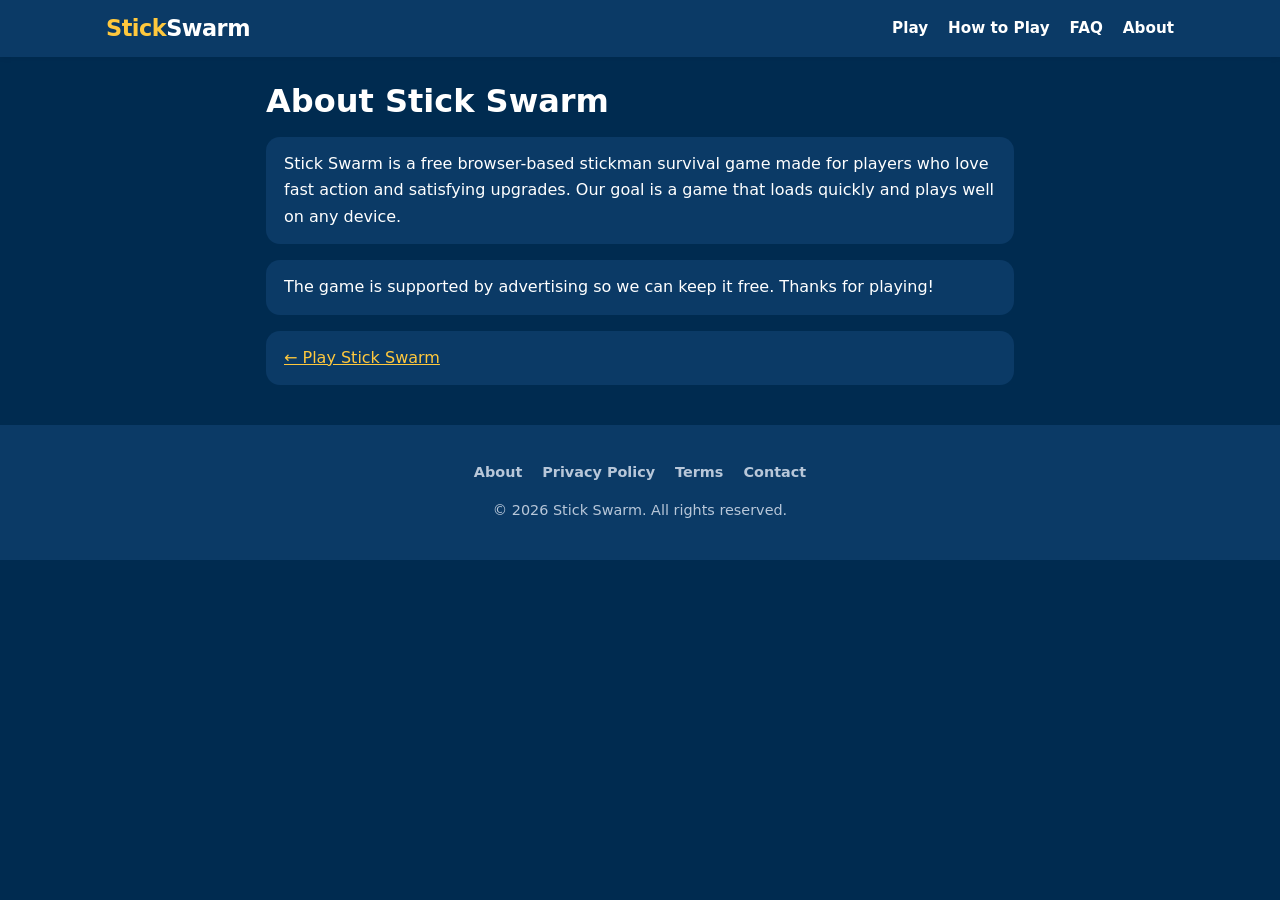
<file: about.html>
<!DOCTYPE html>
<html lang="en">
<head>
<meta charset="utf-8">
<meta name="viewport" content="width=device-width,initial-scale=1">
<title>About Stick Swarm | Stick Swarm</title>
<meta name="description" content="About the Stick Swarm free online stickman game.">
<link rel="canonical" href="https://bibekpandit.me/about.html">
<meta name="theme-color" content="#1a73e8">
<meta property="og:type" content="website">
<meta property="og:site_name" content="Stick Swarm">
<meta property="og:title" content="About Stick Swarm | Stick Swarm">
<meta property="og:description" content="About the Stick Swarm free online stickman game.">
<meta property="og:url" content="https://bibekpandit.me/about.html">
<meta property="og:image" content="https://bibekpandit.me/og-image.png">
<meta name="twitter:card" content="summary_large_image">
<meta name="twitter:title" content="About Stick Swarm | Stick Swarm">
<meta name="twitter:description" content="About the Stick Swarm free online stickman game.">
<meta name="twitter:image" content="https://bibekpandit.me/og-image.png">
<link rel="icon" href="game/index.icon.png">
<link rel="apple-touch-icon" href="game/index.apple-touch-icon.png">
<link rel="manifest" href="site.webmanifest">
<link rel="stylesheet" href="style.css">

</head>
<body>
<header><div class="wrap"><a class="logo" href="/">Stick<span>Swarm</span></a>
<nav><a href="/">Play</a><a href="/#how-to-play">How to Play</a><a href="/#faq">FAQ</a><a href="about.html">About</a></nav></div></header>
<main class="page"><h1>About Stick Swarm</h1><p>Stick Swarm is a free browser-based stickman survival game made for players who love fast action and satisfying upgrades. Our goal is a game that loads quickly and plays well on any device.</p><p>The game is supported by advertising so we can keep it free. Thanks for playing!</p><p><a href='/'>&larr; Play Stick Swarm</a></p></main><footer><div class="wrap"><p><a href="about.html">About</a><a href="privacy-policy.html">Privacy Policy</a><a href="terms.html">Terms</a><a href="contact.html">Contact</a></p>
<p>&copy; <span id="y"></span> Stick Swarm. All rights reserved.</p></div></footer>
<script>document.getElementById("y").textContent=new Date().getFullYear()</script>
<script src="script.js" defer></script>
</body></html>
</file>
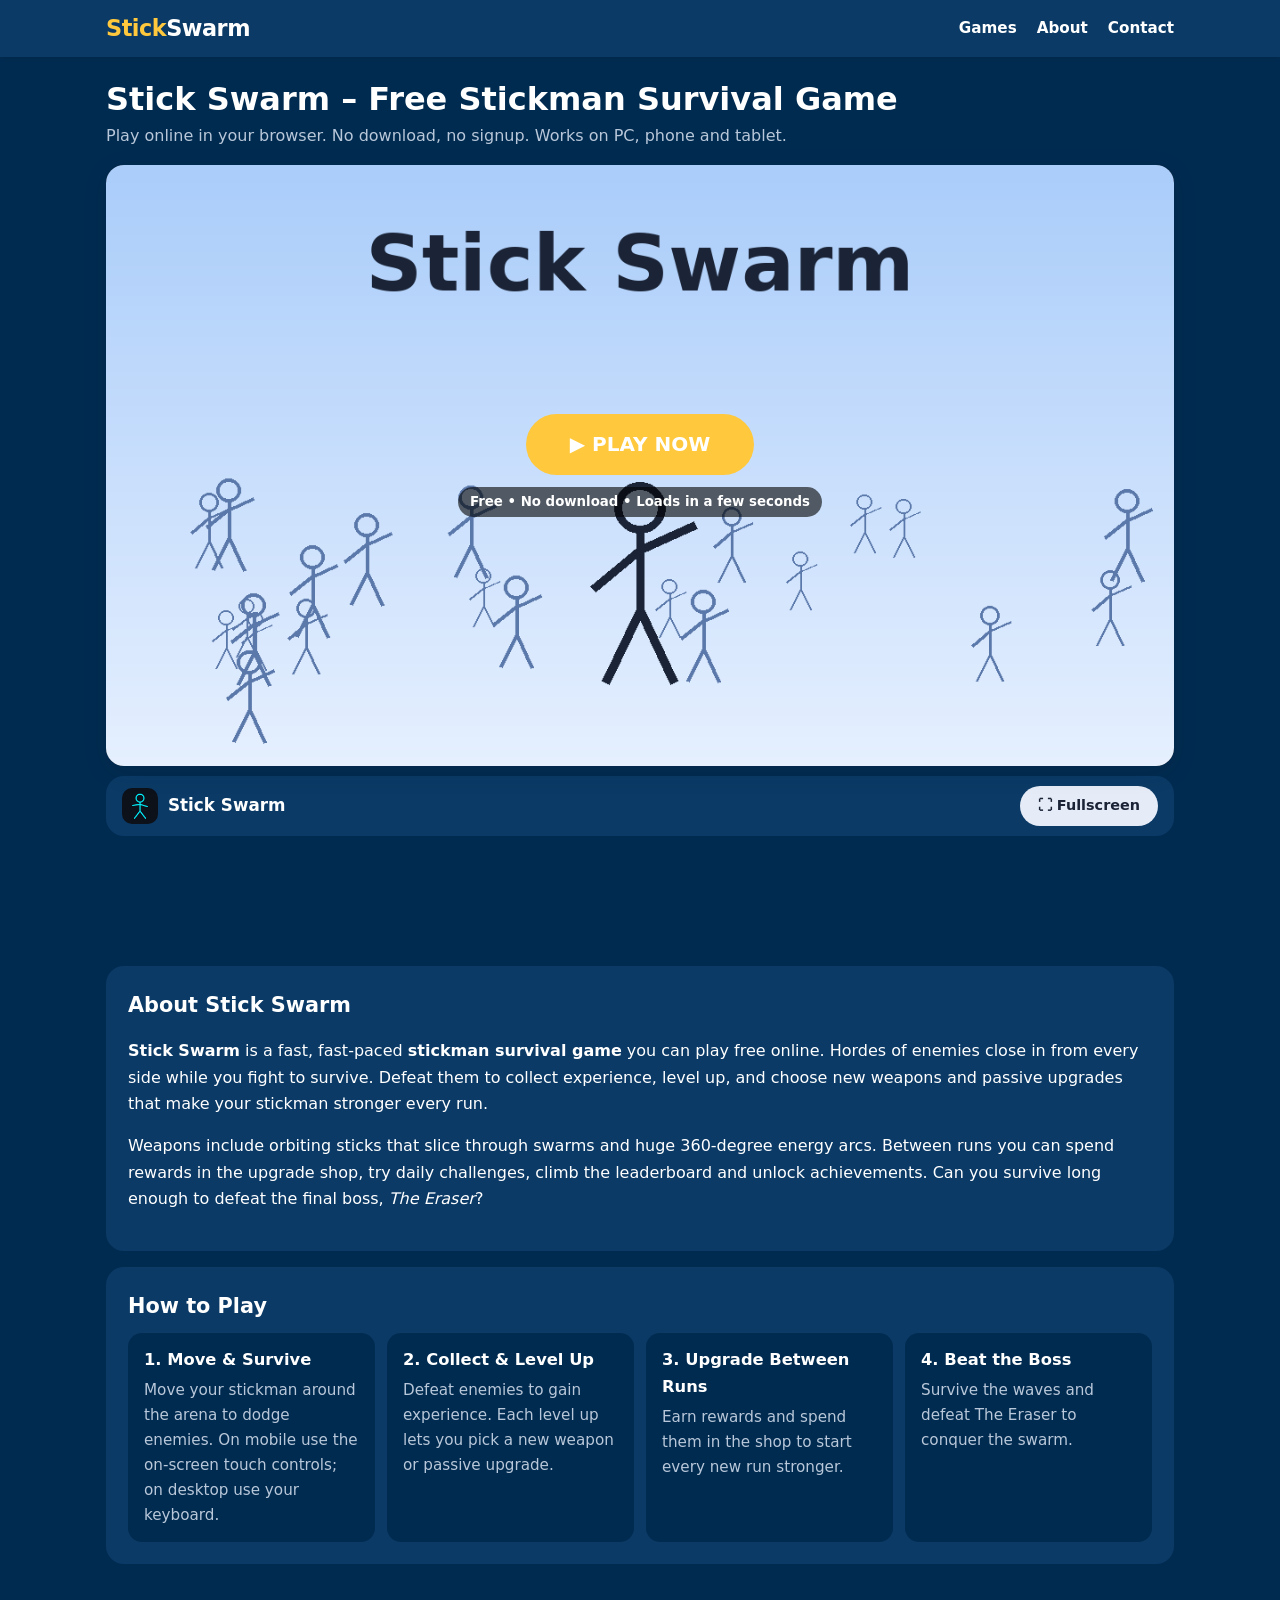
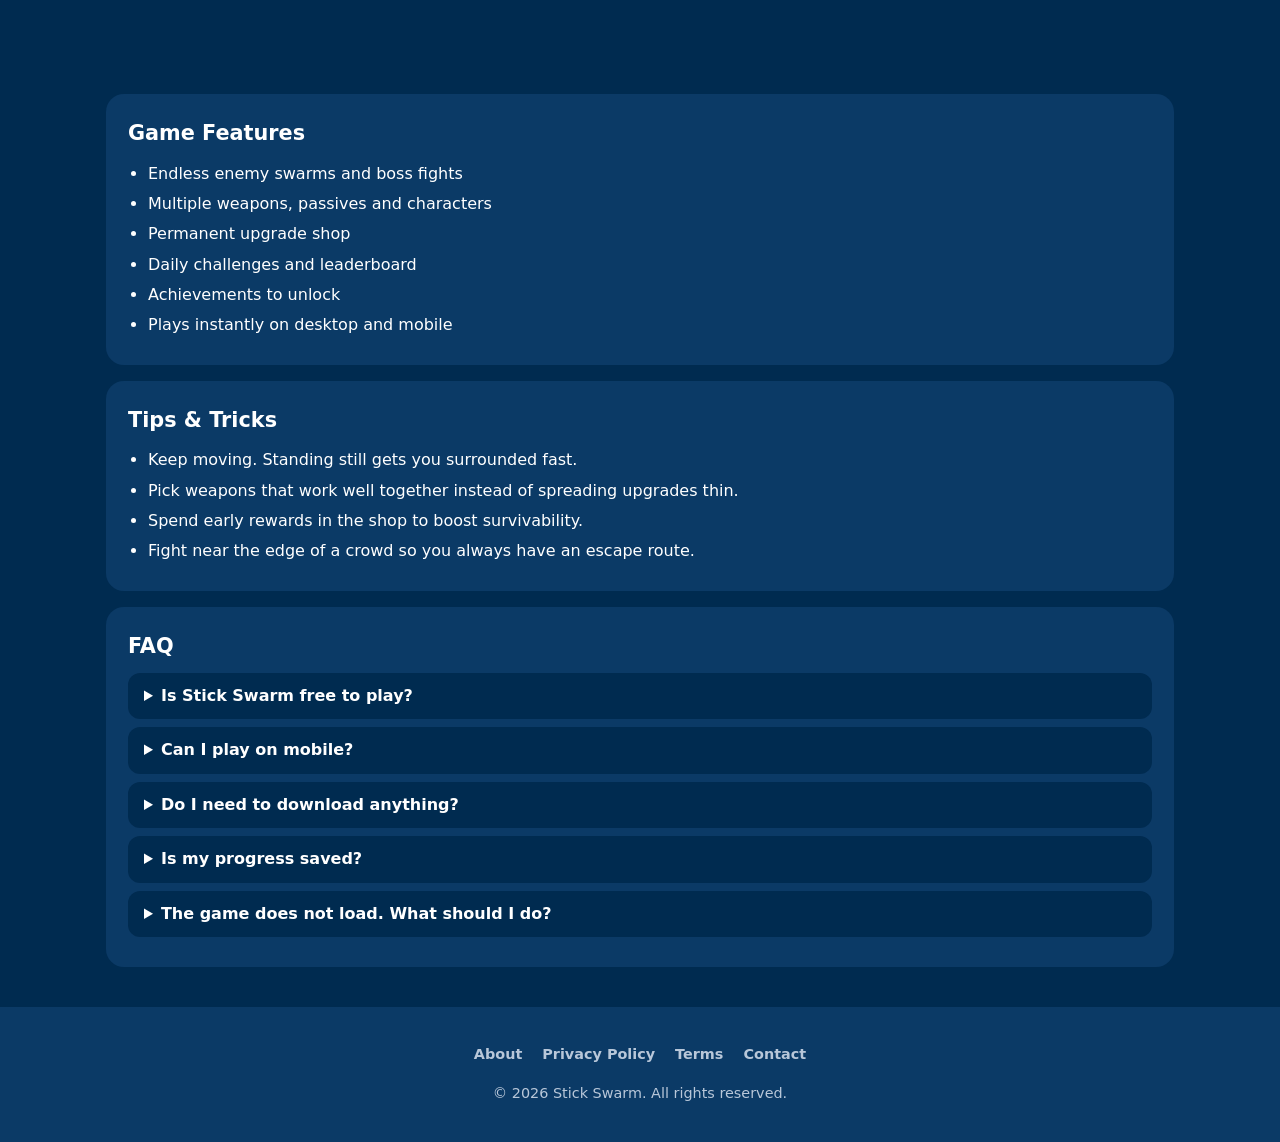
<file: classic.html>
<!DOCTYPE html>
<html lang="en">
<head>
<meta charset="utf-8">
<meta name="viewport" content="width=device-width,initial-scale=1">
<title>Stick Swarm - Free Stickman Survival Game | Play Online</title>
<meta name="description" content="Play Stick Swarm free online: a stickman survival game. Battle endless enemy swarms, level up weapons, unlock upgrades and beat The Eraser boss. No download.">
<link rel="canonical" href="https://bibekpandit.me/classic.html">
<meta name="theme-color" content="#1a73e8">
<meta property="og:type" content="website">
<meta property="og:site_name" content="Stick Swarm">
<meta name="google-adsense-account" content="ca-pub-1578278482441552">
<meta property="og:title" content="Stick Swarm - Free Stickman Survival Game | Play Online">
<meta property="og:description" content="Play Stick Swarm free online: a stickman survival game. Battle endless enemy swarms, level up weapons, unlock upgrades and beat The Eraser boss. No download.">
<meta property="og:url" content="https://bibekpandit.me/classic.html">
<meta property="og:image" content="https://bibekpandit.me/og-image.png">
<meta name="twitter:card" content="summary_large_image">
<meta name="twitter:title" content="Stick Swarm - Free Stickman Survival Game | Play Online">
<meta name="twitter:description" content="Play Stick Swarm free online: a stickman survival game. Battle endless enemy swarms, level up weapons, unlock upgrades and beat The Eraser boss. No download.">
<meta name="twitter:image" content="https://bibekpandit.me/og-image.png">
<link rel="icon" href="game/index.icon.png">
<link rel="apple-touch-icon" href="game/index.apple-touch-icon.png">
<link rel="manifest" href="site.webmanifest">
<link rel="stylesheet" href="style.css">
<script type="application/ld+json">{"@context":"https://schema.org","@graph":[
{"@type":"WebSite","name":"Stick Swarm","url":"https://bibekpandit.me/"},
{"@type":"VideoGame","name":"Stick Swarm","description":"Free browser stickman survival game. Fight endless swarms of enemies, level up, unlock weapons and defeat The Eraser boss.","url":"https://bibekpandit.me/","image":"https://bibekpandit.me/og-image.png","genre":["Action","Survival","Roguelike"],"gamePlatform":"Web Browser","applicationCategory":"Game","operatingSystem":"Any","playMode":"SinglePlayer","inLanguage":"en","offers":{"@type":"Offer","price":"0","priceCurrency":"USD"}},
{"@type":"FAQPage","mainEntity":[
{"@type":"Question","name":"Is Stick Swarm free to play?","acceptedAnswer":{"@type":"Answer","text":"Yes. Stick Swarm is 100% free to play in your browser with no download or signup."}},
{"@type":"Question","name":"Can I play Stick Swarm on mobile?","acceptedAnswer":{"@type":"Answer","text":"Yes. The game has on-screen touch controls and works on phones and tablets, as well as desktop browsers."}},
{"@type":"Question","name":"Do I need to download anything?","acceptedAnswer":{"@type":"Answer","text":"No. The game runs in any modern browser using WebAssembly."}},
{"@type":"Question","name":"Is my progress saved?","acceptedAnswer":{"@type":"Answer","text":"Progress is stored in your browser, so keep using the same browser and do not clear site data."}}
]}]}</script>
<!-- Google tag (gtag.js) -->
<script async src="https://www.googletagmanager.com/gtag/js?id=G-0ZC1BMZ1VS"></script>
<script>
  window.dataLayer = window.dataLayer || [];
  function gtag(){dataLayer.push(arguments);}
  gtag('js', new Date());

  gtag('config', 'G-0ZC1BMZ1VS');
</script>
<script async src="https://pagead2.googlesyndication.com/pagead/js/adsbygoogle.js?client=ca-pub-1578278482441552"
     crossorigin="anonymous"></script>

</head>
<body>
<header><div class="wrap"><a class="logo" href="/">Stick<span>Swarm</span></a>
<nav><a href="/">Games</a><a href="about.html">About</a><a href="contact.html">Contact</a></nav></div></header>

<main class="wrap">
<h1>Stick Swarm &ndash; Free Stickman Survival Game</h1>
<p class="sub">Play online in your browser. No download, no signup. Works on PC, phone and tablet.</p>
<div class="player" id="player">
<iframe id="gameFrame" data-src="game/index.html" title="Stick Swarm stickman game" allow="autoplay; fullscreen; gamepad" allowfullscreen></iframe>
<div class="start"><button class="btn" id="playBtn" aria-label="Play Stick Swarm">&#9654; PLAY NOW</button><small>Free &bull; No download &bull; Loads in a few seconds</small></div>
</div>
<div class="bar"><span><img src="game/index.icon.png" alt="Stick Swarm icon"><b>Stick Swarm</b></span><button class="btn small" id="fsBtn">&#x26F6; Fullscreen</button></div>
<div class="ad" aria-label="Advertisement"><!-- AD SLOT: paste your AdSense/ad-network code here --></div>
<section id="about-game"><h2>About Stick Swarm</h2>
<p><strong>Stick Swarm</strong> is a fast, fast-paced <strong>stickman survival game</strong> you can play free online. Hordes of enemies close in from every side while you fight to survive. Defeat them to collect experience, level up, and choose new weapons and passive upgrades that make your stickman stronger every run.</p>
<p>Weapons include orbiting sticks that slice through swarms and huge 360-degree energy arcs. Between runs you can spend rewards in the upgrade shop, try daily challenges, climb the leaderboard and unlock achievements. Can you survive long enough to defeat the final boss, <em>The Eraser</em>?</p></section>
<section id="how-to-play"><h2>How to Play</h2>
<div class="grid">
<div class="card"><h3>1. Move &amp; Survive</h3><p>Move your stickman around the arena to dodge enemies. On mobile use the on-screen touch controls; on desktop use your keyboard.</p></div>
<div class="card"><h3>2. Collect &amp; Level Up</h3><p>Defeat enemies to gain experience. Each level up lets you pick a new weapon or passive upgrade.</p></div>
<div class="card"><h3>3. Upgrade Between Runs</h3><p>Earn rewards and spend them in the shop to start every new run stronger.</p></div>
<div class="card"><h3>4. Beat the Boss</h3><p>Survive the waves and defeat The Eraser to conquer the swarm.</p></div>
</div></section>
<div class="ad" aria-label="Advertisement"><!-- AD SLOT: paste your AdSense/ad-network code here --></div>
<section id="features"><h2>Game Features</h2>
<ul><li>Endless enemy swarms and boss fights</li><li>Multiple weapons, passives and characters</li><li>Permanent upgrade shop</li><li>Daily challenges and leaderboard</li><li>Achievements to unlock</li><li>Plays instantly on desktop and mobile</li></ul></section>
<section id="tips"><h2>Tips &amp; Tricks</h2>
<ul><li>Keep moving. Standing still gets you surrounded fast.</li><li>Pick weapons that work well together instead of spreading upgrades thin.</li><li>Spend early rewards in the shop to boost survivability.</li><li>Fight near the edge of a crowd so you always have an escape route.</li></ul></section>
<section id="faq"><h2>FAQ</h2>
<details><summary>Is Stick Swarm free to play?</summary><p>Yes, it is 100% free in your browser, with no download or signup.</p></details>
<details><summary>Can I play on mobile?</summary><p>Yes. Touch controls are built in and it runs on phones and tablets.</p></details>
<details><summary>Do I need to download anything?</summary><p>No. It runs in any modern browser such as Chrome, Edge, Firefox or Safari.</p></details>
<details><summary>Is my progress saved?</summary><p>Progress is stored in your browser. Keep using the same browser and avoid clearing site data.</p></details>
<details><summary>The game does not load. What should I do?</summary><p>Use an up-to-date browser, check your connection, and refresh. The first load downloads about 15 MB.</p></details>
</section>
</main>
<footer><div class="wrap"><p><a href="about.html">About</a><a href="privacy-policy.html">Privacy Policy</a><a href="terms.html">Terms</a><a href="contact.html">Contact</a></p>
<p>&copy; <span id="y"></span> Stick Swarm. All rights reserved.</p></div></footer>
<script>document.getElementById("y").textContent=new Date().getFullYear()</script>
<script src="script.js" defer></script>
</body></html>
</file>
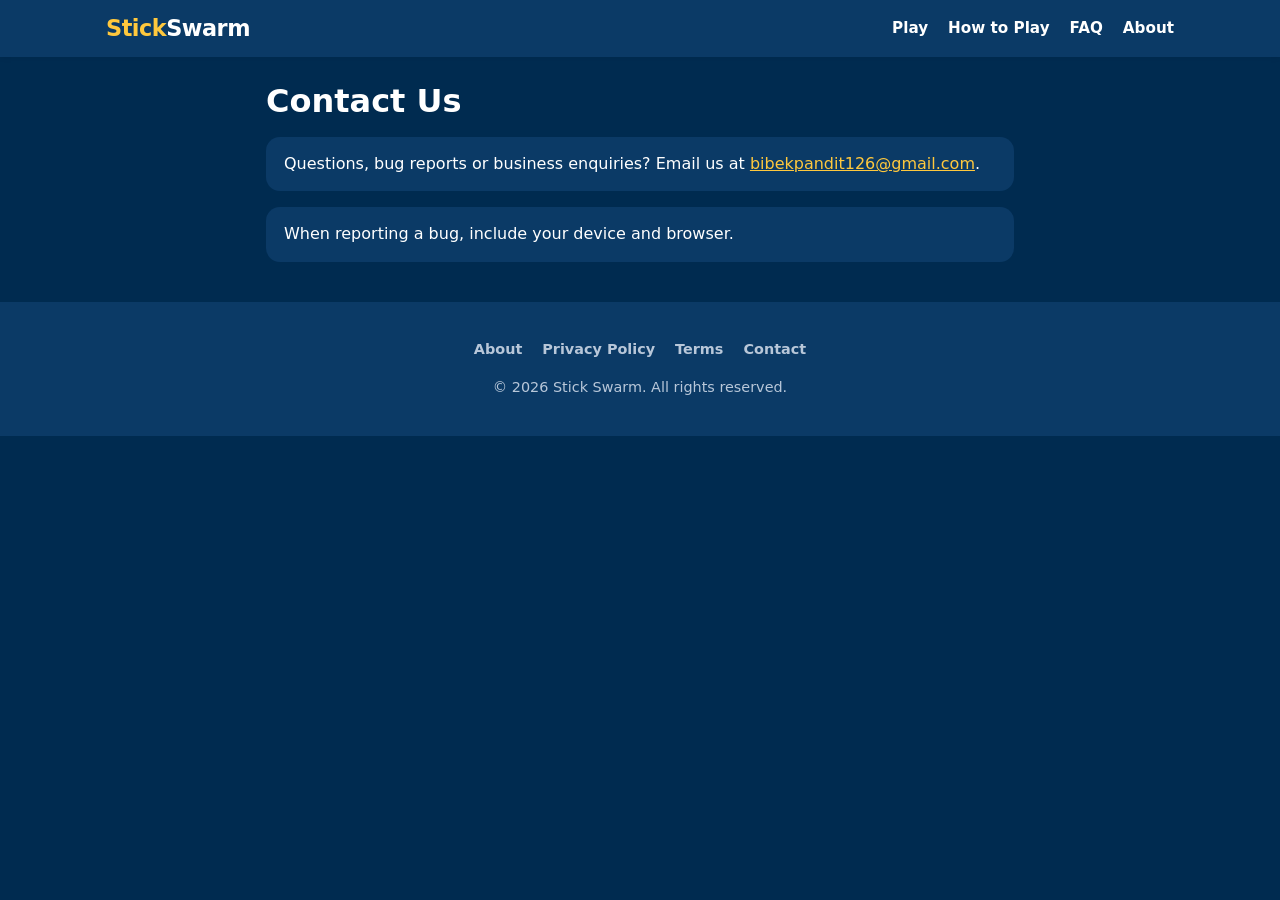
<file: contact.html>
<!DOCTYPE html>
<html lang="en">
<head>
<meta charset="utf-8">
<meta name="viewport" content="width=device-width,initial-scale=1">
<title>Contact Us | Stick Swarm</title>
<meta name="description" content="Contact the Stick Swarm team.">
<link rel="canonical" href="https://bibekpandit.me/contact.html">
<meta name="theme-color" content="#1a73e8">
<meta property="og:type" content="website">
<meta property="og:site_name" content="Stick Swarm">
<meta property="og:title" content="Contact Us | Stick Swarm">
<meta property="og:description" content="Contact the Stick Swarm team.">
<meta property="og:url" content="https://bibekpandit.me/contact.html">
<meta property="og:image" content="https://bibekpandit.me/og-image.png">
<meta name="twitter:card" content="summary_large_image">
<meta name="twitter:title" content="Contact Us | Stick Swarm">
<meta name="twitter:description" content="Contact the Stick Swarm team.">
<meta name="twitter:image" content="https://bibekpandit.me/og-image.png">
<link rel="icon" href="game/index.icon.png">
<link rel="apple-touch-icon" href="game/index.apple-touch-icon.png">
<link rel="manifest" href="site.webmanifest">
<link rel="stylesheet" href="style.css">

</head>
<body>
<header><div class="wrap"><a class="logo" href="/">Stick<span>Swarm</span></a>
<nav><a href="/">Play</a><a href="/#how-to-play">How to Play</a><a href="/#faq">FAQ</a><a href="about.html">About</a></nav></div></header>
<main class="page"><h1>Contact Us</h1><p>Questions, bug reports or business enquiries? Email us at <a href='mailto:bibekpandit126@gmail.com'>bibekpandit126@gmail.com</a>.</p><p>When reporting a bug, include your device and browser.</p></main><footer><div class="wrap"><p><a href="about.html">About</a><a href="privacy-policy.html">Privacy Policy</a><a href="terms.html">Terms</a><a href="contact.html">Contact</a></p>
<p>&copy; <span id="y"></span> Stick Swarm. All rights reserved.</p></div></footer>
<script>document.getElementById("y").textContent=new Date().getFullYear()</script>
<script src="script.js" defer></script>
</body></html>
</file>
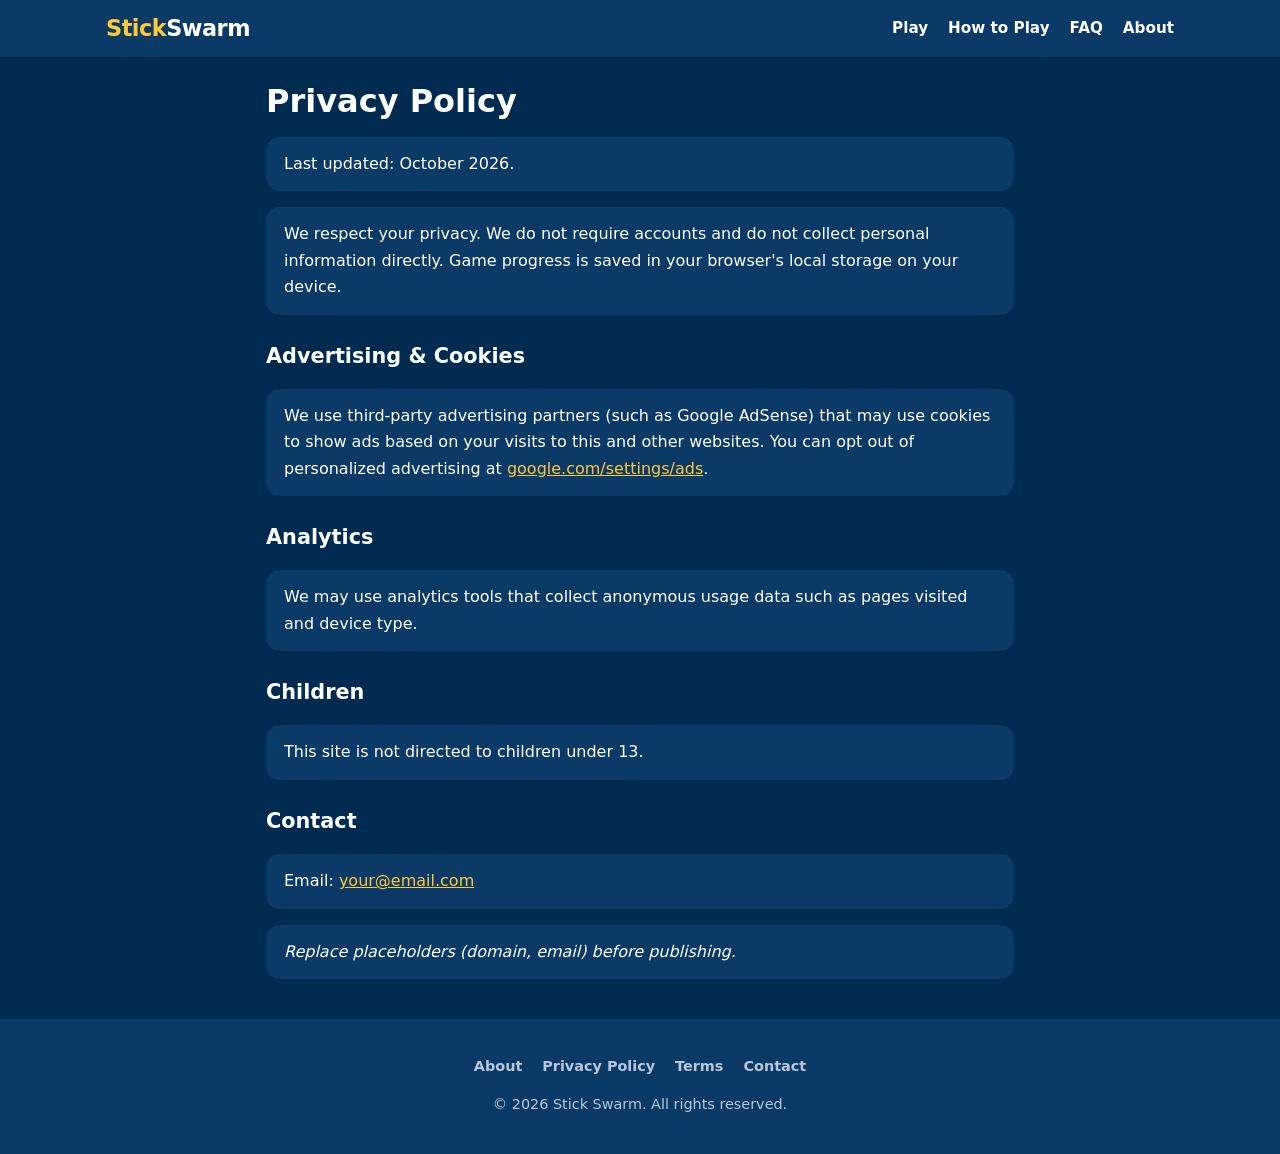
<file: privacy-policy.html>
<!DOCTYPE html>
<html lang="en">
<head>
<meta charset="utf-8">
<meta name="viewport" content="width=device-width,initial-scale=1">
<title>Privacy Policy | Stick Swarm</title>
<meta name="description" content="Privacy policy for Stick Swarm.">
<link rel="canonical" href="https://bibekpandit.me/privacy-policy.html">
<meta name="theme-color" content="#1a73e8">
<meta property="og:type" content="website">
<meta property="og:site_name" content="Stick Swarm">
<meta property="og:title" content="Privacy Policy | Stick Swarm">
<meta property="og:description" content="Privacy policy for Stick Swarm.">
<meta property="og:url" content="https://bibekpandit.me/privacy-policy.html">
<meta property="og:image" content="https://bibekpandit.me/og-image.png">
<meta name="twitter:card" content="summary_large_image">
<meta name="twitter:title" content="Privacy Policy | Stick Swarm">
<meta name="twitter:description" content="Privacy policy for Stick Swarm.">
<meta name="twitter:image" content="https://bibekpandit.me/og-image.png">
<link rel="icon" href="game/index.icon.png">
<link rel="apple-touch-icon" href="game/index.apple-touch-icon.png">
<link rel="manifest" href="site.webmanifest">
<link rel="stylesheet" href="style.css">

</head>
<body>
<header><div class="wrap"><a class="logo" href="/">Stick<span>Swarm</span></a>
<nav><a href="/">Play</a><a href="/#how-to-play">How to Play</a><a href="/#faq">FAQ</a><a href="about.html">About</a></nav></div></header>
<main class="page"><h1>Privacy Policy</h1><p>Last updated: October 2026.</p><p>We respect your privacy. We do not require accounts and do not collect personal information directly. Game progress is saved in your browser's local storage on your device.</p><h2>Advertising &amp; Cookies</h2><p>We use third-party advertising partners (such as Google AdSense) that may use cookies to show ads based on your visits to this and other websites. You can opt out of personalized advertising at <a href='https://www.google.com/settings/ads'>google.com/settings/ads</a>.</p><h2>Analytics</h2><p>We may use analytics tools that collect anonymous usage data such as pages visited and device type.</p><h2>Children</h2><p>This site is not directed to children under 13.</p><h2>Contact</h2><p>Email: <a href='mailto:your@email.com'>your@email.com</a></p><p><em>Replace placeholders (domain, email) before publishing.</em></p></main><footer><div class="wrap"><p><a href="about.html">About</a><a href="privacy-policy.html">Privacy Policy</a><a href="terms.html">Terms</a><a href="contact.html">Contact</a></p>
<p>&copy; <span id="y"></span> Stick Swarm. All rights reserved.</p></div></footer>
<script>document.getElementById("y").textContent=new Date().getFullYear()</script>
<script src="script.js" defer></script>
</body></html>
</file>
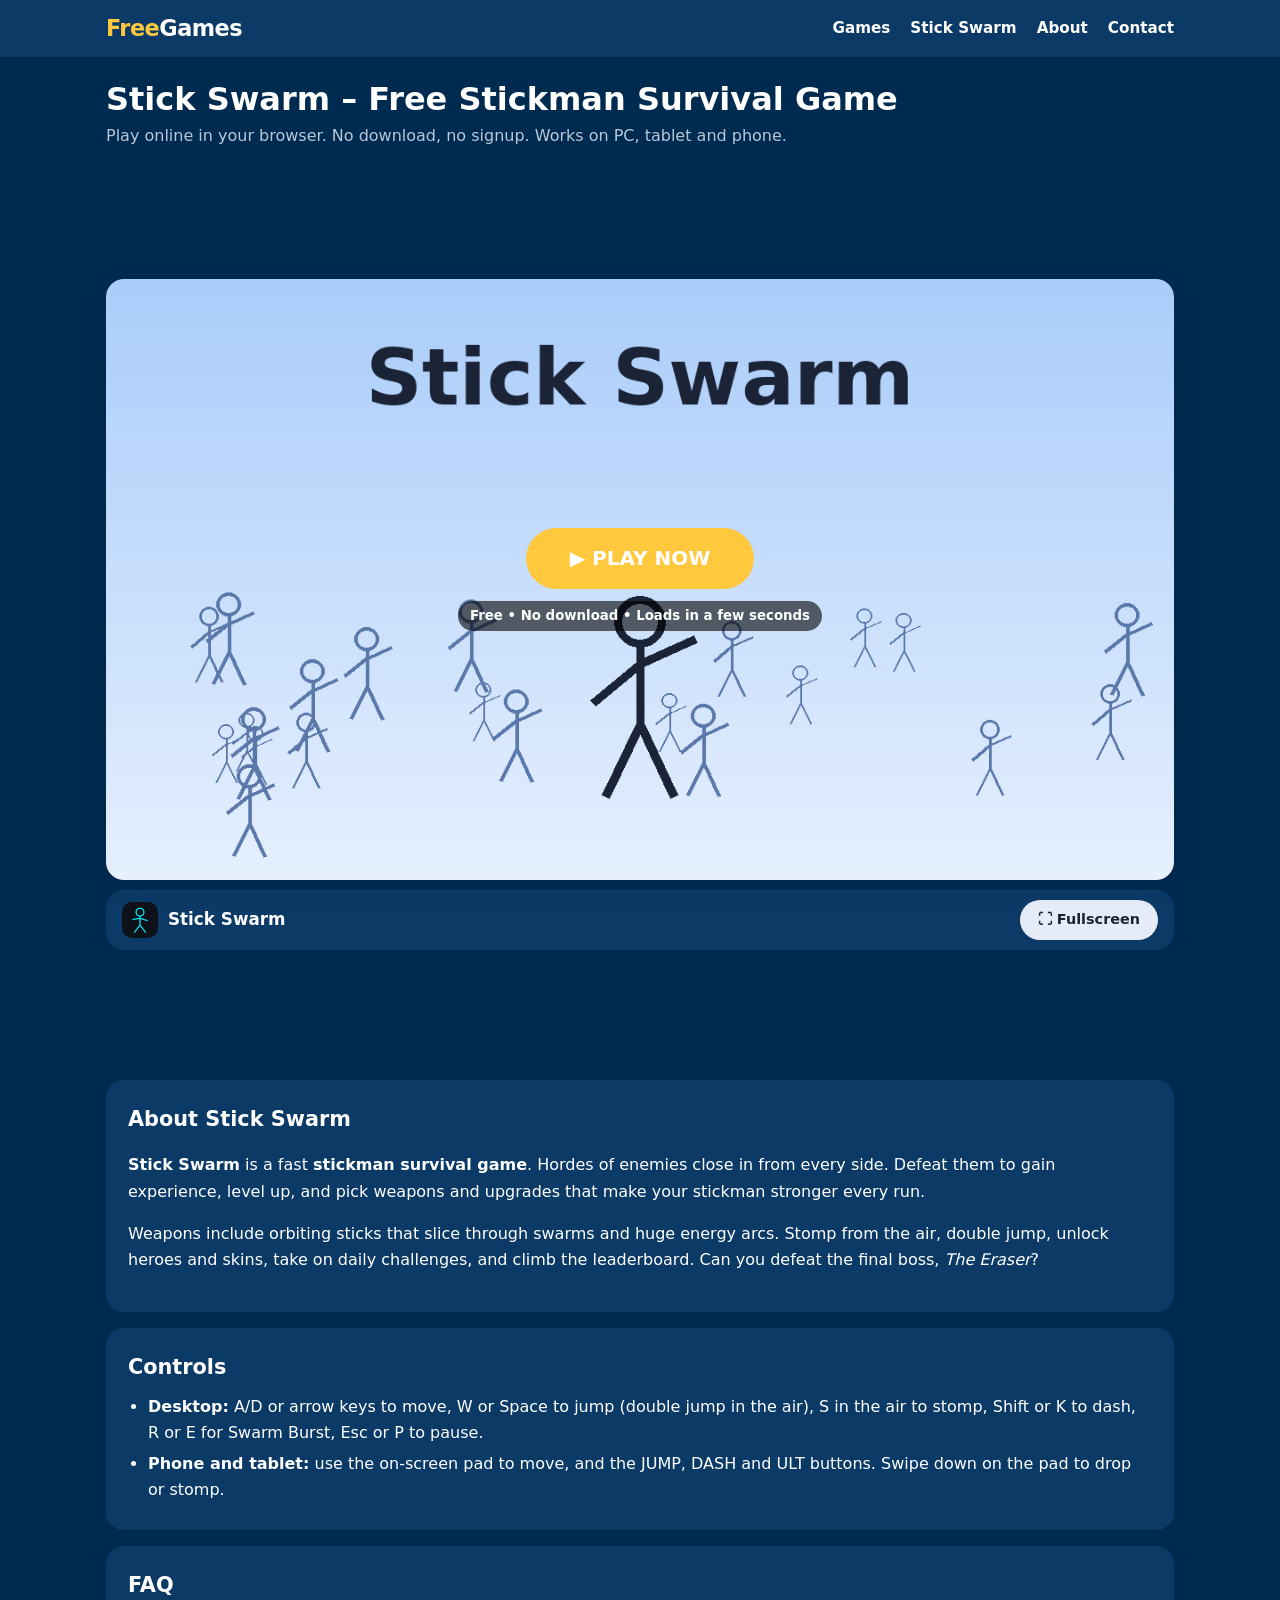
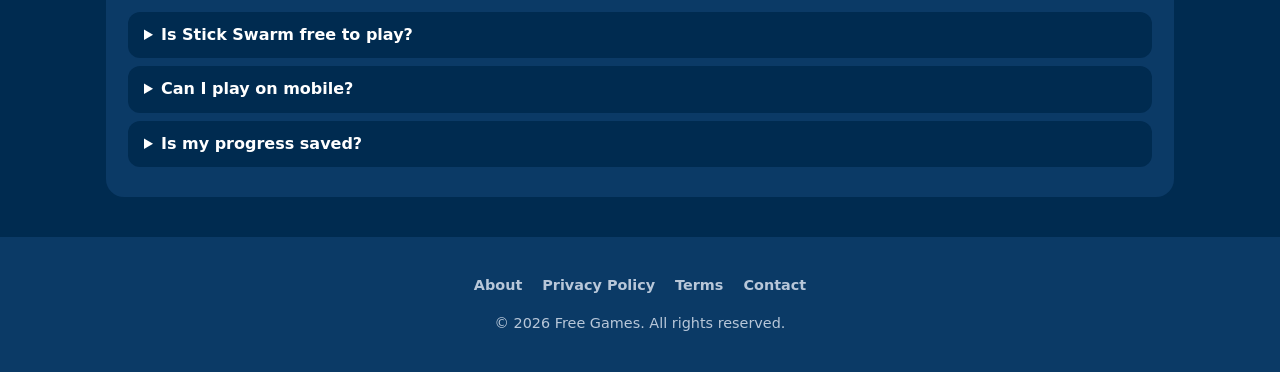
<file: stick-swarm.html>
<!DOCTYPE html>
<html lang="en">
<head>
<meta charset="utf-8">
<meta name="viewport" content="width=device-width,initial-scale=1">
<title>Stick Swarm - Free Stickman Survival Game | Play Online</title>
<meta name="description" content="Play Stick Swarm free online: a stickman survival game. Battle endless enemy swarms, level up weapons, unlock upgrades and beat The Eraser boss. No download.">
<link rel="canonical" href="https://bibekpandit.me/stick-swarm.html">
<meta name="google-adsense-account" content="ca-pub-1578278482441552">
<meta property="og:type" content="website">
<meta property="og:title" content="Stick Swarm - Free Stickman Survival Game">
<meta property="og:description" content="Battle endless enemy swarms, level up weapons and beat The Eraser boss. Play free in your browser.">
<meta property="og:url" content="https://bibekpandit.me/stick-swarm.html">
<meta property="og:image" content="https://bibekpandit.me/og-image.png">
<link rel="icon" href="game/index.icon.png">
<link rel="apple-touch-icon" href="game/index.apple-touch-icon.png">
<link rel="manifest" href="site.webmanifest">
<link rel="stylesheet" href="style.css">
<script type="application/ld+json">{"@context":"https://schema.org","@type":"VideoGame","name":"Stick Swarm","url":"https://bibekpandit.me/stick-swarm.html","genre":["Action","Survival","Roguelike"],"gamePlatform":"Web Browser","playMode":"SinglePlayer","offers":{"@type":"Offer","price":"0","priceCurrency":"USD"}}</script>
<script async src="https://pagead2.googlesyndication.com/pagead/js/adsbygoogle.js?client=ca-pub-1578278482441552" crossorigin="anonymous"></script>
</head>
<body>
<header><div class="wrap"><a class="logo" href="/">Free<span>Games</span></a>
<nav><a href="/">Games</a><a href="stick-swarm.html">Stick Swarm</a><a href="about.html">About</a><a href="contact.html">Contact</a></nav></div></header>

<main class="wrap">
<h1>Stick Swarm &ndash; Free Stickman Survival Game</h1>
<p class="sub">Play online in your browser. No download, no signup. Works on PC, tablet and phone.</p>
<div class="ad" aria-label="Advertisement"><!-- AD SLOT: paste your AdSense/ad-network code here --></div>
<div class="player" id="player">
<iframe id="gameFrame" data-src="games/stick-swarm/index.html" title="Stick Swarm stickman game" allow="autoplay; fullscreen; gamepad" allowfullscreen></iframe>
<div class="start"><button class="btn" id="playBtn" aria-label="Play Stick Swarm">&#9654; PLAY NOW</button><small>Free &bull; No download &bull; Loads in a few seconds</small></div>
</div>
<div class="bar"><span><img src="game/index.icon.png" alt="Stick Swarm icon"><b>Stick Swarm</b></span><button class="btn small" id="fsBtn">&#x26F6; Fullscreen</button></div>
<div class="ad" aria-label="Advertisement"><!-- AD SLOT: paste your AdSense/ad-network code here --></div>
<section><h2>About Stick Swarm</h2>
<p><strong>Stick Swarm</strong> is a fast <strong>stickman survival game</strong>. Hordes of enemies close in from every side. Defeat them to gain experience, level up, and pick weapons and upgrades that make your stickman stronger every run.</p>
<p>Weapons include orbiting sticks that slice through swarms and huge energy arcs. Stomp from the air, double jump, unlock heroes and skins, take on daily challenges, and climb the leaderboard. Can you defeat the final boss, <em>The Eraser</em>?</p></section>
<section><h2>Controls</h2>
<ul><li><strong>Desktop:</strong> A/D or arrow keys to move, W or Space to jump (double jump in the air), S in the air to stomp, Shift or K to dash, R or E for Swarm Burst, Esc or P to pause.</li>
<li><strong>Phone and tablet:</strong> use the on-screen pad to move, and the JUMP, DASH and ULT buttons. Swipe down on the pad to drop or stomp.</li></ul></section>
<section id="faq"><h2>FAQ</h2>
<details><summary>Is Stick Swarm free to play?</summary><p>Yes, it is free in your browser, with no download or signup.</p></details>
<details><summary>Can I play on mobile?</summary><p>Yes. Touch controls are built in and it runs on phones and tablets.</p></details>
<details><summary>Is my progress saved?</summary><p>Progress is stored in your browser. Keep using the same browser and avoid clearing site data.</p></details>
</section>
</main>

<footer><div class="wrap"><p><a href="about.html">About</a><a href="privacy-policy.html">Privacy Policy</a><a href="terms.html">Terms</a><a href="contact.html">Contact</a></p>
<p>&copy; <span id="y"></span> Free Games. All rights reserved.</p></div></footer>
<script>document.getElementById("y").textContent=new Date().getFullYear()</script>
<script src="script.js" defer></script>
</body>
</html>
</file>
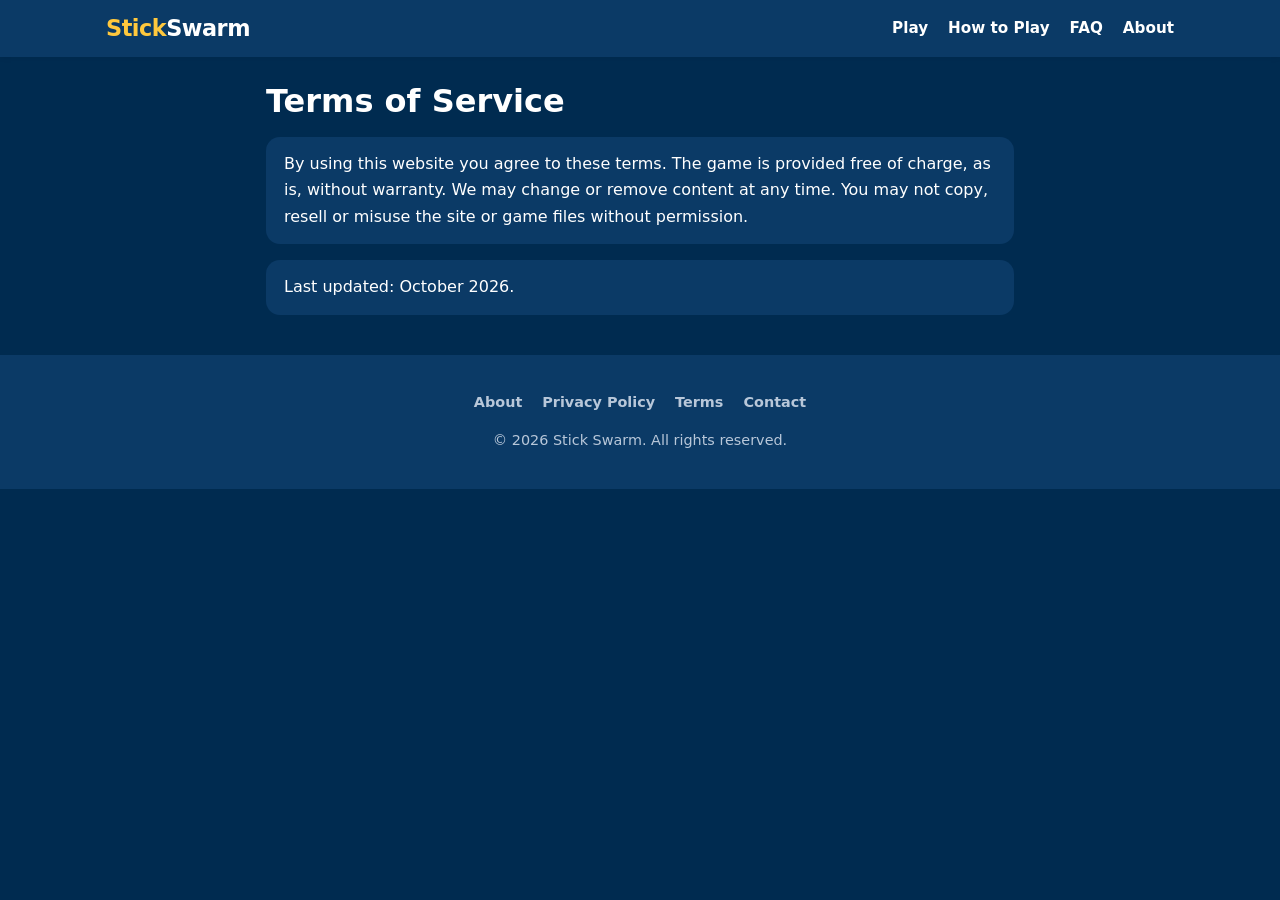
<file: terms.html>
<!DOCTYPE html>
<html lang="en">
<head>
<meta charset="utf-8">
<meta name="viewport" content="width=device-width,initial-scale=1">
<title>Terms of Service | Stick Swarm</title>
<meta name="description" content="Terms of service for Stick Swarm.">
<link rel="canonical" href="https://bibekpandit.me/terms.html">
<meta name="theme-color" content="#1a73e8">
<meta property="og:type" content="website">
<meta property="og:site_name" content="Stick Swarm">
<meta property="og:title" content="Terms of Service | Stick Swarm">
<meta property="og:description" content="Terms of service for Stick Swarm.">
<meta property="og:url" content="https://bibekpandit.me/terms.html">
<meta property="og:image" content="https://bibekpandit.me/og-image.png">
<meta name="twitter:card" content="summary_large_image">
<meta name="twitter:title" content="Terms of Service | Stick Swarm">
<meta name="twitter:description" content="Terms of service for Stick Swarm.">
<meta name="twitter:image" content="https://bibekpandit.me/og-image.png">
<link rel="icon" href="game/index.icon.png">
<link rel="apple-touch-icon" href="game/index.apple-touch-icon.png">
<link rel="manifest" href="site.webmanifest">
<link rel="stylesheet" href="style.css">

</head>
<body>
<header><div class="wrap"><a class="logo" href="/">Stick<span>Swarm</span></a>
<nav><a href="/">Play</a><a href="/#how-to-play">How to Play</a><a href="/#faq">FAQ</a><a href="about.html">About</a></nav></div></header>
<main class="page"><h1>Terms of Service</h1><p>By using this website you agree to these terms. The game is provided free of charge, as is, without warranty. We may change or remove content at any time. You may not copy, resell or misuse the site or game files without permission.</p><p>Last updated: October 2026.</p></main><footer><div class="wrap"><p><a href="about.html">About</a><a href="privacy-policy.html">Privacy Policy</a><a href="terms.html">Terms</a><a href="contact.html">Contact</a></p>
<p>&copy; <span id="y"></span> Stick Swarm. All rights reserved.</p></div></footer>
<script>document.getElementById("y").textContent=new Date().getFullYear()</script>
<script src="script.js" defer></script>
</body></html>
</file>
<file: style.css>
:root{--bg:#002b50;--card:#0b3a66;--text:#fff;--muted:#b8c7d9;--accent:#ffc83d;--accent-dark:#e6a800;--line:#1c4d7f;--radius:18px;--max:1100px}
*{box-sizing:border-box}html{scroll-behavior:smooth}
body{margin:0;font:16px/1.65 "Nunito",system-ui,-apple-system,"Segoe UI",Roboto,sans-serif;background:var(--bg);color:var(--text)}
a{color:var(--accent)}
.wrap{max-width:var(--max);margin:0 auto;padding:0 16px}
header{background:var(--card);box-shadow:0 1px 6px #0000000f;position:sticky;top:0;z-index:10}
header .wrap{display:flex;justify-content:space-between;align-items:center;height:60px}
.logo{font-weight:900;font-size:1.4rem;color:var(--accent);text-decoration:none;letter-spacing:-.5px}
.logo span{color:var(--text)}
nav a{margin-left:20px;text-decoration:none;color:var(--text);font-weight:700;font-size:.95rem}
nav a:hover{color:var(--accent)}
h1{font-size:clamp(1.4rem,3.5vw,2rem);margin:22px 0 4px;line-height:1.25;font-weight:900}
h2{margin:0 0 10px;font-size:1.3rem;font-weight:800}
.sub{color:var(--muted);margin:0 0 16px}
.player{background:#000;border-radius:var(--radius);overflow:hidden;position:relative;aspect-ratio:16/9;box-shadow:0 6px 24px #1b24371f}
.player iframe{width:100%;height:100%;border:0;display:none}
.player.playing iframe{display:block}
.start{position:absolute;inset:0;display:flex;flex-direction:column;align-items:center;justify-content:center;gap:12px;background:#dfe9f8 url(og-image.png) center/cover}
.start>*{position:relative}
.player.playing .start{display:none}
.btn{background:var(--accent);color:#fff;border:0;padding:14px 44px;font:inherit;font-size:1.25rem;font-weight:900;border-radius:999px;cursor:pointer;transition:.15s}
.btn:hover{background:var(--accent-dark);transform:scale(1.04)}
.start small{color:#fff;background:#0009;padding:4px 12px;border-radius:99px;font-weight:700}
.bar{display:flex;align-items:center;justify-content:space-between;background:var(--card);border-radius:var(--radius);padding:10px 16px;margin-top:10px}
.bar b{font-size:1.05rem}
.bar img{width:36px;height:36px;border-radius:10px;vertical-align:middle;margin-right:10px}
.btn.small{font-size:.9rem;padding:8px 18px;background:#e6ecf7;color:var(--text)}
.btn.small:hover{background:#d5deee;transform:none}
.ad{margin:20px auto;text-align:center;min-height:90px;color:var(--muted);font-size:.8rem}
section{background:var(--card);border-radius:var(--radius);padding:22px;margin:16px 0}
.grid{display:grid;grid-template-columns:repeat(auto-fit,minmax(230px,1fr));gap:12px}
.card{background:var(--bg);border-radius:14px;padding:14px 16px}
.card h3{margin:0 0 4px;font-size:1.02rem}
.card p{margin:0;color:var(--muted);font-size:.95rem}
ul{padding-left:20px;margin:0}li{margin:4px 0}
details{background:var(--bg);border-radius:12px;padding:10px 16px;margin:8px 0}
summary{cursor:pointer;font-weight:700}
details p{margin:8px 0 2px;color:var(--muted)}
footer{margin-top:40px;background:var(--card);padding:22px 0;text-align:center;color:var(--muted);font-size:.9rem}
footer a{margin:0 10px;color:var(--muted);text-decoration:none;font-weight:700}
footer a:hover{color:var(--accent)}
.page{max-width:780px;margin:24px auto;padding:0 16px}
.page h1{margin-top:0}
.page>*:not(h1){background:var(--card);border-radius:14px;padding:14px 18px}
.page h2{background:none!important;padding:8px 0 0!important}
@media(max-width:600px){nav a{margin-left:12px;font-size:.85rem}section{padding:16px}}

/* games hub tiles */
.tiles{display:grid;grid-template-columns:repeat(auto-fill,minmax(230px,1fr));gap:14px}
.tile{display:block;background:var(--bg);border-radius:14px;overflow:hidden;text-decoration:none;color:var(--text);transition:transform .15s,box-shadow .15s}
.tile:hover{transform:translateY(-3px);box-shadow:0 10px 24px #0006}
.tile img{display:block;width:100%;height:auto;aspect-ratio:16/9;object-fit:cover}
.tile b{display:block;padding:10px 14px 0;font-size:1.05rem}
.tile span{display:block;padding:2px 14px 14px;color:var(--muted);font-size:.9rem}
/* fixes: small button keeps dark text on the light fill; header wraps on phones */
.btn.small{color:#1b2437}
header .wrap{flex-wrap:wrap;height:auto;padding:10px 16px;gap:6px 0}
@media(max-width:600px){.logo{font-size:1.2rem}nav a{margin-left:12px}}
</file>
